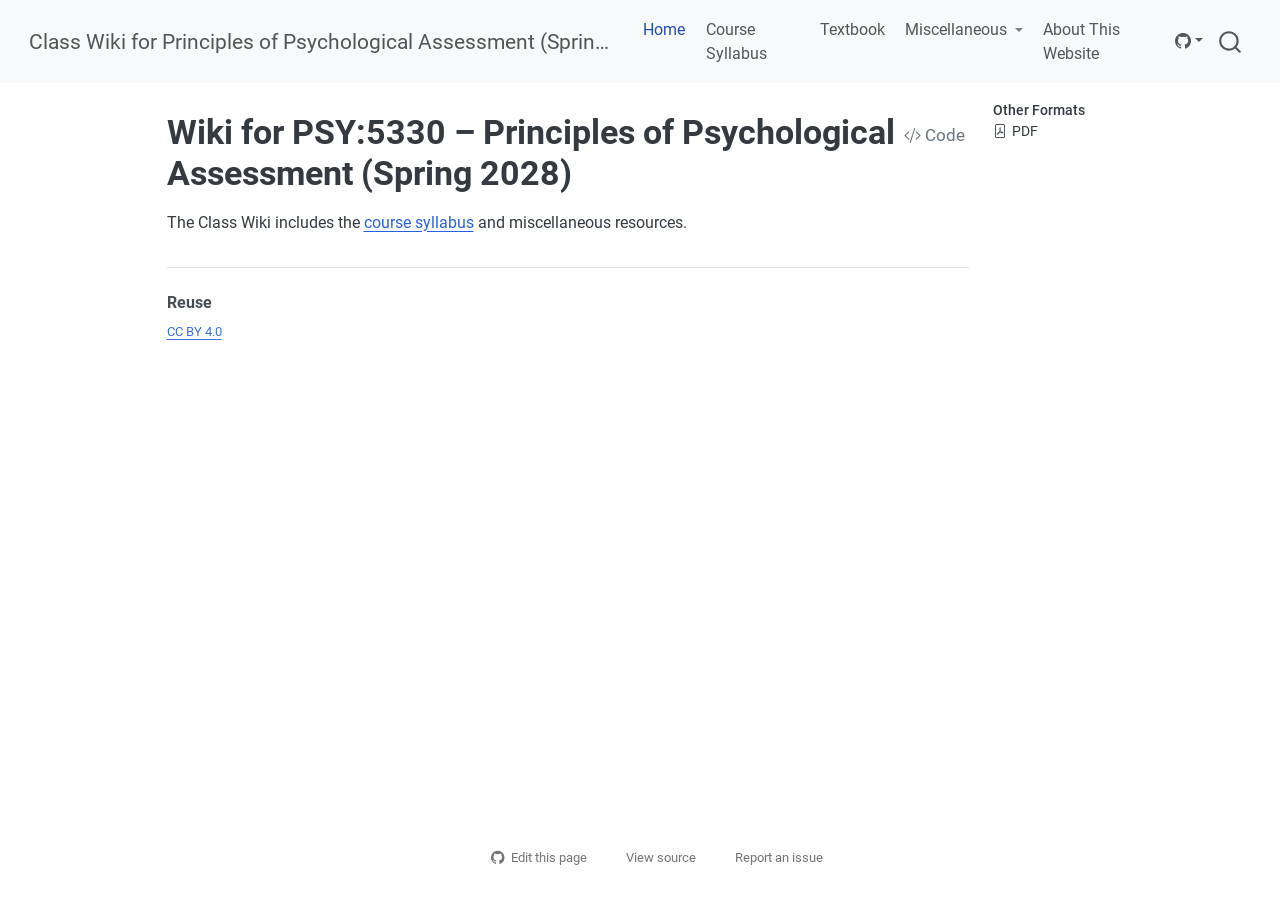
<file: index.html>
<!DOCTYPE html>
<html xmlns="http://www.w3.org/1999/xhtml" lang="en" xml:lang="en"><head>

<meta charset="utf-8">
<meta name="generator" content="quarto-1.11.9">

<meta name="viewport" content="width=device-width, initial-scale=1.0, user-scalable=yes">

<meta name="author" content="Isaac T. Petersen">
<meta name="dcterms.date" content="today">

<title>Wiki for PSY:5330 – Principles of Psychological Assessment (Spring 2028) – Class Wiki for Principles of Psychological Assessment (Spring 2028)</title>
<style>
/* Default styles provided by pandoc.
** See https://pandoc.org/MANUAL.html#variables-for-html for config info.
*/
span.smallcaps{font-variant: small-caps;}
div.columns{display: flex; gap: 1.5em;}
div.column{flex: auto;}
@media screen {
div.columns{gap: min(4vw, 1.5em);}
div.column{overflow-x: auto;}
}
div.hanging-indent{margin-left: 1.5em; text-indent: -1.5em;}
ul.task-list{list-style: none;}
ul.task-list li input[type="checkbox"] {
  width: 0.8em;
  margin: 0 0.8em 0.2em -1em; /* quarto-specific, see https://github.com/quarto-dev/quarto-cli/issues/4556 */ 
  vertical-align: middle;
}
/* CSS for syntax highlighting */
html { -webkit-text-size-adjust: 100%; }
pre > code.sourceCode { white-space: pre; position: relative; }
pre > code.sourceCode > span { display: inline-block; line-height: 1.25; }
pre > code.sourceCode > span:empty { height: 1.2em; }
.sourceCode { overflow: visible; }
code.sourceCode > span { color: inherit; text-decoration: inherit; }
div.sourceCode { margin: 1em 0; }
pre.sourceCode { margin: 0; }
@media screen {
div.sourceCode { overflow: auto; }
}
@media print {
pre > code.sourceCode { white-space: pre-wrap; }
pre > code.sourceCode > span { text-indent: -5em; padding-left: 5em; }
}
pre.numberSource code
  { counter-reset: source-line 0; }
pre.numberSource code > span
  { position: relative; left: -4em; counter-increment: source-line; }
pre.numberSource code > span > a:first-child::before
  { content: counter(source-line);
    position: relative; left: -1em; text-align: right; vertical-align: baseline;
    border: none; display: inline-block;
    -webkit-touch-callout: none; -webkit-user-select: none;
    -khtml-user-select: none; -moz-user-select: none;
    -ms-user-select: none; user-select: none;
    padding: 0 4px; width: 4em;
  }
pre.numberSource { margin-left: 3em;  padding-left: 4px; }
div.sourceCode
  {   }
@media screen {
pre > code.sourceCode > span > a:first-child::before { text-decoration: underline; }
}
</style>


<script src="site_libs/quarto-nav/quarto-nav.js"></script>
<script src="site_libs/quarto-nav/headroom.min.js"></script>
<script src="site_libs/clipboard/clipboard.min.js"></script>
<script src="site_libs/quarto-search/autocomplete.umd.js"></script>
<script src="site_libs/quarto-search/fuse.min.js"></script>
<script src="site_libs/quarto-search/quarto-search.js"></script>
<meta name="quarto:offset" content="./">
<script src="site_libs/quarto-html/quarto.js" type="module"></script>
<script src="site_libs/quarto-html/tabsets/tabsets.js" type="module"></script>
<script src="site_libs/quarto-html/scrollable-regions/scrollable-regions.js" type="module"></script>
<script src="site_libs/quarto-html/popper.min.js"></script>
<script src="site_libs/quarto-html/tippy.umd.min.js"></script>
<script src="site_libs/quarto-html/anchor.min.js"></script>
<link href="site_libs/quarto-html/tippy.css" rel="stylesheet">
<link href="site_libs/quarto-html/quarto-syntax-highlighting-7b1528b1cba7e9f63f59baa7408a6f56.css" rel="stylesheet" id="quarto-text-highlighting-styles">
<script src="site_libs/bootstrap/bootstrap.min.js"></script>
<link href="site_libs/bootstrap/bootstrap-icons.css" rel="stylesheet">
<link href="site_libs/bootstrap/bootstrap-3e874bf94cd87f2917f91a2f3f3b98e6.min.css" rel="stylesheet" append-hash="true" id="quarto-bootstrap" data-mode="light">
<script id="quarto-search-options" type="application/json">{
  "location": "navbar",
  "copy-button": false,
  "collapse-after": 3,
  "panel-placement": "end",
  "type": "overlay",
  "limit": 50,
  "keyboard-shortcut": [
    "f",
    "/",
    "s"
  ],
  "show-item-context": false,
  "language": {
    "search-no-results-text": "No results",
    "search-matching-documents-text": "matching documents",
    "search-copy-link-title": "Copy link to search",
    "search-hide-matches-text": "Hide additional matches",
    "search-more-match-text": "more match in this document",
    "search-more-matches-text": "more matches in this document",
    "search-clear-button-title": "Clear",
    "search-text-placeholder": "",
    "search-detached-cancel-button-title": "Cancel",
    "search-submit-button-title": "Submit",
    "search-label": "Search"
  }
}</script>
<script async="" src="https://www.googletagmanager.com/gtag/js?id=G-CD13WE2PJ3"></script>

<script type="text/javascript">

window.dataLayer = window.dataLayer || [];
function gtag(){dataLayer.push(arguments);}
gtag('js', new Date());
gtag('config', 'G-CD13WE2PJ3', { 'anonymize_ip': true});
</script>


<link rel="stylesheet" href="styles.css">
<link rel="stylesheet" href="includes/custom.css">
<link rel="stylesheet" href="font/css/roboto.css">
</head>

<body class="nav-fixed quarto-light"><a id="quarto-skip-link" class="visually-hidden-focusable" href="#quarto-document-content">Skip to main content</a>

<div id="quarto-search-results"></div>
  <header id="quarto-header" class="headroom fixed-top">
    <nav class="navbar navbar-expand-lg " data-bs-theme="dark" aria-label="Site">
      <div class="navbar-container container-fluid">
      <div class="navbar-brand-container mx-auto">
    <a class="navbar-brand" href="./index.html">
    <span class="navbar-title">Class Wiki for Principles of Psychological Assessment (Spring 2028)</span>
    </a>
  </div>
          <button class="navbar-toggler" type="button" data-bs-toggle="collapse" data-bs-target="#navbarCollapse" aria-controls="navbarCollapse" aria-expanded="false" aria-label="Toggle navigation" onclick="if (window.quartoToggleHeadroom) { window.quartoToggleHeadroom(); }">
  <span class="navbar-toggler-icon"></span>
</button>
          <div class="collapse navbar-collapse" id="navbarCollapse">
            <ul class="navbar-nav navbar-nav-scroll me-auto">
  <li class="nav-item">
    <a class="nav-link active" href="./index.html" aria-current="page"> 
<span class="menu-text">Home</span></a>
  </li>  
  <li class="nav-item">
    <a class="nav-link" href="./syllabus.html"> 
<span class="menu-text">Course Syllabus</span></a>
  </li>  
  <li class="nav-item">
    <a class="nav-link" href="https://isaactpetersen.github.io/Principles-Psychological-Assessment"> 
<span class="menu-text">Textbook</span></a>
  </li>  
  <li class="nav-item dropdown ">
    <a class="nav-link dropdown-toggle" href="#" id="nav-menu-miscellaneous" role="link" data-bs-toggle="dropdown" aria-expanded="false">
 <span class="menu-text">Miscellaneous</span>
    </a>
    <ul class="dropdown-menu" aria-labelledby="nav-menu-miscellaneous">    
        <li>
    <a class="dropdown-item" href="./help.html">
 <span class="dropdown-text">I Think I Might Need Some Help…</span></a>
  </li>  
    </ul>
  </li>
  <li class="nav-item">
    <a class="nav-link" href="./about.html"> 
<span class="menu-text">About This Website</span></a>
  </li>  
</ul>
          </div> <!-- /navcollapse -->
            <div class="quarto-navbar-tools">
    <div class="dropdown">
      <a href="" title="" id="quarto-navigation-tool-dropdown-0" class="quarto-navigation-tool dropdown-toggle px-1" data-bs-toggle="dropdown" aria-expanded="false" role="link" aria-label=""><i class="bi bi-github"></i></a>
      <ul class="dropdown-menu" aria-labelledby="quarto-navigation-tool-dropdown-0">
          <li>
            <a class="dropdown-item quarto-navbar-tools-item" href="https://github.com/isaactpetersen/psy-5330-2028-spring">
            Source Code
            </a>
          </li>
          <li>
            <a class="dropdown-item quarto-navbar-tools-item" href="https://github.com/isaactpetersen/psy-5330-2028-spring/issues/new">
            Report a Bug
            </a>
          </li>
      </ul>
    </div>
</div>
            <div id="quarto-search" class="" title="Search"></div>
      </div> <!-- /container-fluid -->
    </nav>
</header>
<!-- content -->
<div id="quarto-content" class="quarto-container page-columns page-rows-contents page-layout-article page-navbar">
<!-- sidebar -->
<!-- margin-sidebar -->
    <div id="quarto-margin-sidebar" class="sidebar margin-sidebar">
        
    <div class="quarto-alternate-formats"><h2>Other Formats</h2><ul><li><a href="index.pdf"><i class="bi bi-file-pdf"></i>PDF</a></li></ul></div></div>
<!-- main -->
<main class="content" id="quarto-document-content" tabindex="-1">

<header id="title-block-header" class="quarto-title-block default">
<div class="quarto-title">
<div class="quarto-title-block"><div><h1 class="title">Wiki for PSY:5330 – Principles of Psychological Assessment (Spring 2028)</h1><button type="button" class="btn code-tools-button" id="quarto-code-tools-source"><i class="bi"></i> Code</button></div></div>
</div>



<div class="quarto-title-meta">

    
  
    
  </div>
  


</header>


<p>The Class Wiki includes the <a href="./syllabus.html">course syllabus</a> and miscellaneous resources.</p>


<!-- -->


<div id="quarto-appendix" class="default"><section class="quarto-appendix-contents" id="quarto-reuse"><h2 class="anchored quarto-appendix-heading">Reuse</h2><div class="quarto-appendix-contents"><div><a rel="license" href="https://creativecommons.org/licenses/by/4.0/">CC BY 4.0</a></div></div></section></div></main> <!-- /main -->
<script id="quarto-html-after-body" type="application/javascript">
  window.document.addEventListener("DOMContentLoaded", function (event) {
    const icon = "";
    const anchorJS = new window.AnchorJS();
    anchorJS.options = {
      placement: 'right',
      icon: icon
    };
    anchorJS.add('.anchored');
    const isCodeAnnotation = (el) => {
      for (const clz of el.classList) {
        if (clz.startsWith('code-annotation-')) {                     
          return true;
        }
      }
      return false;
    }
    const onCopySuccess = function(e) {
      // button target
      const button = e.trigger;
      // don't keep focus
      button.blur();
      // flash "checked"
      button.classList.add('code-copy-button-checked');
      var currentTitle = button.getAttribute("title");
      button.setAttribute("title", "Copied!");
      let tooltip;
      if (window.bootstrap) {
        button.setAttribute("data-bs-toggle", "tooltip");
        button.setAttribute("data-bs-placement", "left");
        button.setAttribute("data-bs-title", "Copied!");
        tooltip = new bootstrap.Tooltip(button, 
          { trigger: "manual", 
            customClass: "code-copy-button-tooltip",
            offset: [0, -8]});
        tooltip.show();    
      }
      setTimeout(function() {
        if (tooltip) {
          tooltip.hide();
          button.removeAttribute("data-bs-title");
          button.removeAttribute("data-bs-toggle");
          button.removeAttribute("data-bs-placement");
        }
        button.setAttribute("title", currentTitle);
        button.classList.remove('code-copy-button-checked');
      }, 1000);
      // clear code selection
      e.clearSelection();
    }
    const getTextToCopy = function(trigger) {
      const outerScaffold = trigger.parentElement.cloneNode(true);
      const codeEl = outerScaffold.querySelector('code');
      for (const childEl of codeEl.children) {
        if (isCodeAnnotation(childEl)) {
          childEl.remove();
        }
      }
      return codeEl.innerText;
    }
    const clipboard = new window.ClipboardJS('.code-copy-button:not([data-in-quarto-modal])', {
      text: getTextToCopy
    });
    clipboard.on('success', onCopySuccess);
    if (window.document.getElementById('quarto-embedded-source-code-modal')) {
      const clipboardModal = new window.ClipboardJS('.code-copy-button[data-in-quarto-modal]', {
        text: getTextToCopy,
        container: window.document.getElementById('quarto-embedded-source-code-modal')
      });
      clipboardModal.on('success', onCopySuccess);
    }
    const viewSource = window.document.getElementById('quarto-view-source') ||
                       window.document.getElementById('quarto-code-tools-source');
    if (viewSource) {
      const sourceUrl = viewSource.getAttribute("data-quarto-source-url");
      viewSource.addEventListener("click", function(e) {
        if (sourceUrl) {
          // rstudio viewer pane
          if (/\bcapabilities=\b/.test(window.location)) {
            window.open(sourceUrl);
          } else {
            window.location.href = sourceUrl;
          }
        } else {
          const modal = new bootstrap.Modal(document.getElementById('quarto-embedded-source-code-modal'));
          modal.show();
        }
        return false;
      });
    }
    function toggleCodeHandler(show) {
      return function(e) {
        const cellDetails = window.document.querySelectorAll(".cell details.code-fold");
        for (let i=0; i<cellDetails.length; i++) {
          const details = cellDetails[i];
          if (show) {
            details.open = true;
          } else {
            details.removeAttribute("open");
          }
        }
        const cellCodeDivs = window.document.querySelectorAll(".cell div.sourceCode.cell-code");
        const fromCls = show ? "hidden" : "unhidden";
        const toCls = show ? "unhidden" : "hidden";
        for (let i=0; i<cellCodeDivs.length; i++) {
          const codeDiv = cellCodeDivs[i];
          if (codeDiv.classList.contains(fromCls)) {
            codeDiv.classList.remove(fromCls);
            codeDiv.classList.add(toCls);
          } 
        }
        return false;
      }
    }
    const hideAllCode = window.document.getElementById("quarto-hide-all-code");
    if (hideAllCode) {
      hideAllCode.addEventListener("click", toggleCodeHandler(false));
    }
    const showAllCode = window.document.getElementById("quarto-show-all-code");
    if (showAllCode) {
      showAllCode.addEventListener("click", toggleCodeHandler(true));
    }
      var localhostRegex = new RegExp(/^(?:http|https):\/\/localhost\:?[0-9]*\//);
      var mailtoRegex = new RegExp(/^mailto:/);
        var filterRegex = new RegExp("https:\/\/isaactpetersen\.github\.io\/psy-5330-2028-spring\/");
      const newWindowLabel = "(opens in a new tab)";
      const newWindowNoteId = "quarto-ext-newwindow-label";
      // Links reference one hidden label through aria-describedby, so the
      // announcement never changes their accessible name.
      var describeNewWindow = (link) => {
        if (!window.document.getElementById(newWindowNoteId)) {
          var newWindowNote = window.document.createElement("span");
          newWindowNote.id = newWindowNoteId;
          newWindowNote.hidden = true;
          newWindowNote.textContent = newWindowLabel;
          window.document.body.appendChild(newWindowNote);
        }
        var describedBy = (link.getAttribute("aria-describedby") || "").split(/\s+/).filter(Boolean);
        if (!describedBy.includes(newWindowNoteId)) {
          describedBy.push(newWindowNoteId);
          link.setAttribute("aria-describedby", describedBy.join(" "));
        }
      }
      var isInternal = (href) => {
          return filterRegex.test(href) || localhostRegex.test(href) || mailtoRegex.test(href);
      }
      // Inspect non-navigation links and adorn them if external
      window.quartoDecorateExternalLinks = function (root) {
     var links = (root || window.document).querySelectorAll('a[href]:not(.nav-link):not(.navbar-brand):not(.toc-action):not(.sidebar-link):not(.sidebar-item-toggle):not(.pagination-link):not(.no-external):not([aria-hidden]):not(.dropdown-item):not(.quarto-navigation-tool):not(.about-link)');
      for (var i=0; i<links.length; i++) {
        const link = links[i];
        if (!isInternal(link.href)) {
          // undo the damage that might have been done by quarto-nav.js in the case of
          // links that we want to consider external
          if (link.dataset.originalHref !== undefined) {
            link.href = link.dataset.originalHref;
          }
            // target, if specified
            link.setAttribute("target", "_blank");
            if (link.getAttribute("rel") === null) {
              link.setAttribute("rel", "noopener");
            }
            describeNewWindow(link);
          if (!link.classList.contains('no-external-icon')) {
          }
        }
      }
      };
      window.quartoDecorateExternalLinks(window.document);
    // Esc closes the popup (WCAG 1.4.13) and focus leaving both trigger and
    // popup closes it (WCAG 2.4.11); tippy handles neither for interactive popups.
    const hideOnEscAndFocusOut = {
      name: 'hideOnEscAndFocusOut',
      defaultValue: true,
      fn(instance) {
        const dismiss = () => {
          // A show scheduled by the trigger delay would otherwise reopen it
          instance.clearDelayTimeouts();
          instance.hide();
        };
        const onKeyDown = (event) => {
          if (event.key !== 'Escape') {
            return;
          }
          // Keep Esc from also reaching page handlers (e.g. reveal.js overview),
          // except an open reveal.js slide menu, which Esc should close too.
          // The menu handles keys only when its keyboard option is on.
          const menuHandlesEsc = window.Reveal?.getPlugin?.('menu')?.isOpen() &&
            window.Reveal.getConfig().menu?.keyboard !== false;
          if (!menuHandlesEsc) {
            event.stopPropagation();
          }
          if (instance.popper.contains(window.document.activeElement)) {
            // Disabled while refocusing so the focus trigger does not reopen it
            instance.disable();
            instance.reference.focus();
            instance.enable();
          }
          dismiss();
        };
        const onFocusOut = (event) => {
          const target = event.relatedTarget;
          if (target && !instance.reference.contains(target) &&
              !instance.popper.contains(target)) {
            dismiss();
          }
        };
        // On the trigger too: a click trigger (code-annotations: select) has no
        // blur handling. Attached for the instance's lifetime so leaving the
        // trigger also cancels a show still pending on the trigger delay.
        instance.reference.addEventListener('focusout', onFocusOut);
        return {
          onShow() {
            window.document.addEventListener('keydown', onKeyDown, true);
            instance.popper.addEventListener('focusout', onFocusOut);
          },
          onHide() {
            window.document.removeEventListener('keydown', onKeyDown, true);
            instance.popper.removeEventListener('focusout', onFocusOut);
          },
          onDestroy() {
            instance.reference.removeEventListener('focusout', onFocusOut);
          },
        };
      },
    };
    function tippyHover(el, contentFn, onTriggerFn, onUntriggerFn) {
      const config = {
        allowHTML: true,
        maxWidth: 500,
        delay: 100,
        arrow: false,
        appendTo: function(el) {
            return el.parentElement;
        },
        interactive: true,
        interactiveBorder: 10,
        theme: 'quarto',
        placement: 'bottom-start',
        plugins: [hideOnEscAndFocusOut],
      };
      if (contentFn) {
        config.content = contentFn;
      }
      if (onTriggerFn) {
        config.onTrigger = onTriggerFn;
      }
      if (onUntriggerFn) {
        config.onUntrigger = onUntriggerFn;
      }
      window.tippy(el, config); 
    }
    const noterefs = window.document.querySelectorAll('a[role="doc-noteref"]');
    for (var i=0; i<noterefs.length; i++) {
      const ref = noterefs[i];
      tippyHover(ref, function() {
        // use id or data attribute instead here
        let href = ref.getAttribute('data-footnote-href') || ref.getAttribute('href');
        try { href = new URL(href).hash; } catch {}
        const id = href.replace(/^#\/?/, "");
        const note = window.document.getElementById(id);
        if (note) {
          return note.innerHTML;
        } else {
          return "";
        }
      });
    }
    const xrefs = window.document.querySelectorAll('a.quarto-xref');
    const processXRef = (id, note) => {
      // Strip column container classes
      const stripColumnClz = (el) => {
        el.classList.remove("page-full", "page-columns");
        if (el.children) {
          for (const child of el.children) {
            stripColumnClz(child);
          }
        }
      }
      stripColumnClz(note)
      if (id === null || id.startsWith('sec-')) {
        // Special case sections, only their first couple elements
        const container = document.createElement("div");
        if (note.children && note.children.length > 2) {
          container.appendChild(note.children[0].cloneNode(true));
          for (let i = 1; i < note.children.length; i++) {
            const child = note.children[i];
            if (child.tagName === "P" && child.innerText === "") {
              continue;
            } else {
              container.appendChild(child.cloneNode(true));
              break;
            }
          }
          if (window.Quarto?.typesetMath) {
            window.Quarto.typesetMath(container);
          }
          return container.innerHTML
        } else {
          if (window.Quarto?.typesetMath) {
            window.Quarto.typesetMath(note);
          }
          return note.innerHTML;
        }
      } else {
        // Remove any anchor links if they are present
        const anchorLink = note.querySelector('a.anchorjs-link');
        if (anchorLink) {
          anchorLink.remove();
        }
        if (window.Quarto?.typesetMath) {
          window.Quarto.typesetMath(note);
        }
        if (note.classList.contains("callout")) {
          return note.outerHTML;
        } else {
          return note.innerHTML;
        }
      }
    }
    for (var i=0; i<xrefs.length; i++) {
      const xref = xrefs[i];
      tippyHover(xref, undefined, function(instance) {
        instance.disable();
        let url = xref.getAttribute('href');
        let hash = undefined; 
        if (url.startsWith('#')) {
          hash = url;
        } else {
          try { hash = new URL(url).hash; } catch {}
        }
        if (hash) {
          const id = hash.replace(/^#\/?/, "");
          const note = window.document.getElementById(id);
          if (note !== null) {
            try {
              const html = processXRef(id, note.cloneNode(true));
              instance.setContent(html);
            } finally {
              instance.enable();
              instance.show();
            }
          } else {
            // See if we can fetch this
            fetch(url.split('#')[0])
            .then(res => res.text())
            .then(html => {
              const parser = new DOMParser();
              const htmlDoc = parser.parseFromString(html, "text/html");
              const note = htmlDoc.getElementById(id);
              if (note !== null) {
                const html = processXRef(id, note);
                instance.setContent(html);
              } 
            }).finally(() => {
              instance.enable();
              instance.show();
            });
          }
        } else {
          // See if we can fetch a full url (with no hash to target)
          // This is a special case and we should probably do some content thinning / targeting
          fetch(url)
          .then(res => res.text())
          .then(html => {
            const parser = new DOMParser();
            const htmlDoc = parser.parseFromString(html, "text/html");
            const note = htmlDoc.querySelector('main.content');
            if (note !== null) {
              // This should only happen for chapter cross references
              // (since there is no id in the URL)
              // remove the first header
              if (note.children.length > 0 && note.children[0].tagName === "HEADER") {
                note.children[0].remove();
              }
              const html = processXRef(null, note);
              instance.setContent(html);
            } 
          }).finally(() => {
            instance.enable();
            instance.show();
          });
        }
      }, function(instance) {
      });
    }
        let selectedAnnoteEl;
        const selectorForAnnotation = ( cell, annotation) => {
          let cellAttr = 'data-code-cell="' + cell + '"';
          let lineAttr = 'data-code-annotation="' +  annotation + '"';
          const selector = 'span[' + cellAttr + '][' + lineAttr + ']';
          return selector;
        }
        const selectCodeLines = (annoteEl) => {
          const doc = window.document;
          const targetCell = annoteEl.getAttribute("data-target-cell");
          const targetAnnotation = annoteEl.getAttribute("data-target-annotation");
          const annoteSpan = window.document.querySelector(selectorForAnnotation(targetCell, targetAnnotation));
          const lines = annoteSpan.getAttribute("data-code-lines").split(",");
          const lineIds = lines.map((line) => {
            return targetCell + "-" + line;
          })
          // Each band is positioned against its own containing block, which is
          // not the offsetParent of the lines, so place it from client rects.
          const placeBand = (band, firstEl, lastEl, codeBlock) => {
            const container = band.offsetParent;
            if (container === null) {
              return;
            }
            const containerRect = container.getBoundingClientRect();
            // Reveal.js scales slides with a transform, so convert client
            // pixels back to the CSS pixels of the container.
            const scale = containerRect.height / container.offsetHeight || 1;
            const firstRect = firstEl.getBoundingClientRect();
            const lastRect = lastEl.getBoundingClientRect();
            const top = (firstRect.top - containerRect.top) / scale - container.clientTop + container.scrollTop;
            const height = (lastRect.bottom - firstRect.top) / scale;
            band.style.top = top - 2 + "px";
            band.style.height = height + 4 + "px";
            if (codeBlock) {
              // Without the copy button wrapper, the containing block is wider
              // than the code block, so span the code block explicitly.
              const blockRect = codeBlock.getBoundingClientRect();
              band.style.left = (blockRect.left - containerRect.left) / scale - container.clientLeft + container.scrollLeft + "px";
              band.style.width = blockRect.width / scale + "px";
            }
          };
          if (lineIds.length > 0) {
            const el = window.document.getElementById(lineIds[0]);
            const lastEl = window.document.getElementById(lineIds[lineIds.length - 1]);
            const parent = el.parentElement.parentElement;
            // cook up a div (if necessary) and position it
            let div = window.document.getElementById("code-annotation-line-highlight");
            if (div === null) {
              div = window.document.createElement("div");
              div.setAttribute("id", "code-annotation-line-highlight");
              div.style.position = 'absolute';
              parent.appendChild(div);
            }
            placeBand(div, el, lastEl, parent.closest("div.sourceCode") || parent);
            let gutterDiv = window.document.getElementById("code-annotation-line-highlight-gutter");
            if (gutterDiv === null) {
              gutterDiv = window.document.createElement("div");
              gutterDiv.setAttribute("id", "code-annotation-line-highlight-gutter");
              gutterDiv.style.position = 'absolute';
              const codeCell = window.document.getElementById(targetCell);
              const gutter = codeCell.querySelector('.code-annotation-gutter');
              gutter.appendChild(gutterDiv);
            }
            placeBand(gutterDiv, el, lastEl);
            selectedAnnoteEl = annoteEl;
          }
        };
        const unselectCodeLines = () => {
          const elementsIds = ["code-annotation-line-highlight", "code-annotation-line-highlight-gutter"];
          elementsIds.forEach((elId) => {
            const div = window.document.getElementById(elId);
            if (div) {
              div.remove();
            }
          });
          selectedAnnoteEl = undefined;
        };
          // Handle positioning of the toggle
      window.addEventListener(
        "resize",
        throttle(() => {
          elRect = undefined;
          if (selectedAnnoteEl) {
            selectCodeLines(selectedAnnoteEl);
          }
        }, 10)
      );
      function throttle(fn, ms) {
      let throttle = false;
      let timer;
        return (...args) => {
          if(!throttle) { // first call gets through
              fn.apply(this, args);
              throttle = true;
          } else { // all the others get throttled
              if(timer) clearTimeout(timer); // cancel #2
              timer = setTimeout(() => {
                fn.apply(this, args);
                timer = throttle = false;
              }, ms);
          }
        };
      }
        // Attach click handler to the DT
        const annoteDls = window.document.querySelectorAll('dt[data-target-cell]');
        for (const annoteDlNode of annoteDls) {
          annoteDlNode.addEventListener('click', (event) => {
            const clickedEl = event.target;
            if (clickedEl !== selectedAnnoteEl) {
              unselectCodeLines();
              const activeEl = window.document.querySelector('dt[data-target-cell].code-annotation-active');
              if (activeEl) {
                activeEl.classList.remove('code-annotation-active');
              }
              selectCodeLines(clickedEl);
              clickedEl.classList.add('code-annotation-active');
            } else {
              // Unselect the line
              unselectCodeLines();
              clickedEl.classList.remove('code-annotation-active');
            }
          });
        }
    const findCites = (el) => {
      const parentEl = el.parentElement;
      if (parentEl) {
        const cites = parentEl.dataset.cites;
        if (cites) {
          return {
            el,
            cites: cites.split(' ')
          };
        } else {
          return findCites(el.parentElement)
        }
      } else {
        return undefined;
      }
    };
    var bibliorefs = window.document.querySelectorAll('a[role="doc-biblioref"]');
    for (var i=0; i<bibliorefs.length; i++) {
      const ref = bibliorefs[i];
      const citeInfo = findCites(ref);
      if (citeInfo) {
        tippyHover(citeInfo.el, function() {
          var popup = window.document.createElement('div');
          citeInfo.cites.forEach(function(cite) {
            var citeDiv = window.document.createElement('div');
            citeDiv.classList.add('hanging-indent');
            citeDiv.classList.add('csl-entry');
            var biblioDiv = window.document.getElementById('ref-' + cite);
            if (biblioDiv) {
              citeDiv.innerHTML = biblioDiv.innerHTML;
            }
            popup.appendChild(citeDiv);
          });
          return popup.innerHTML;
        });
      }
    }
  });
  </script>
  <script type="application/javascript">
  window.quartoScrollableRegionsLabels = {"code":"Scrollable code","output":"Scrollable output"};
  </script><div class="modal fade" id="quarto-embedded-source-code-modal" tabindex="-1" aria-labelledby="quarto-embedded-source-code-modal-label" aria-hidden="true"><div class="modal-dialog modal-dialog-scrollable"><div class="modal-content"><div class="modal-header"><h5 class="modal-title" id="quarto-embedded-source-code-modal-label">Source Code</h5><button class="btn-close" data-bs-dismiss="modal"></button></div><div class="modal-body"><div class="">
<div class="code-copy-outer-scaffold"><div class="sourceCode" id="cb1" data-shortcodes="false"><pre class="sourceCode markdown code-with-copy"><code class="sourceCode markdown"><span id="cb1-1"><a href="#cb1-1" aria-hidden="true" tabindex="-1"></a><span class="co">---</span></span>
<span id="cb1-2"><a href="#cb1-2" aria-hidden="true" tabindex="-1"></a><span class="an">title:</span><span class="co"> "Wiki for PSY:5330 – Principles of Psychological Assessment (Spring 2028)"</span></span>
<span id="cb1-3"><a href="#cb1-3" aria-hidden="true" tabindex="-1"></a><span class="co">---</span></span>
<span id="cb1-4"><a href="#cb1-4" aria-hidden="true" tabindex="-1"></a></span>
<span id="cb1-5"><a href="#cb1-5" aria-hidden="true" tabindex="-1"></a>The Class Wiki includes the <span class="co">[</span><span class="ot">course syllabus</span><span class="co">](syllabus.qmd)</span> and miscellaneous resources.</span></code></pre></div><button title="Copy to Clipboard" class="code-copy-button" data-in-quarto-modal=""><i class="bi"></i></button></div>
</div></div></div></div></div>
</div> <!-- /content -->




<footer class="footer"><div class="nav-footer"><div class="nav-footer-center"><div class="toc-actions"><ul><li><a href="https://github.com/isaactpetersen/psy-5330-2028-spring/edit/main/index.qmd" class="toc-action"><i class="bi bi-github"></i>Edit this page</a></li><li><a href="https://github.com/isaactpetersen/psy-5330-2028-spring/blob/main/index.qmd" class="toc-action"><i class="bi empty"></i>View source</a></li><li><a href="https://github.com/isaactpetersen/psy-5330-2028-spring/issues/new" class="toc-action"><i class="bi empty"></i>Report an issue</a></li></ul></div></div></div></footer></body></html>
</file>
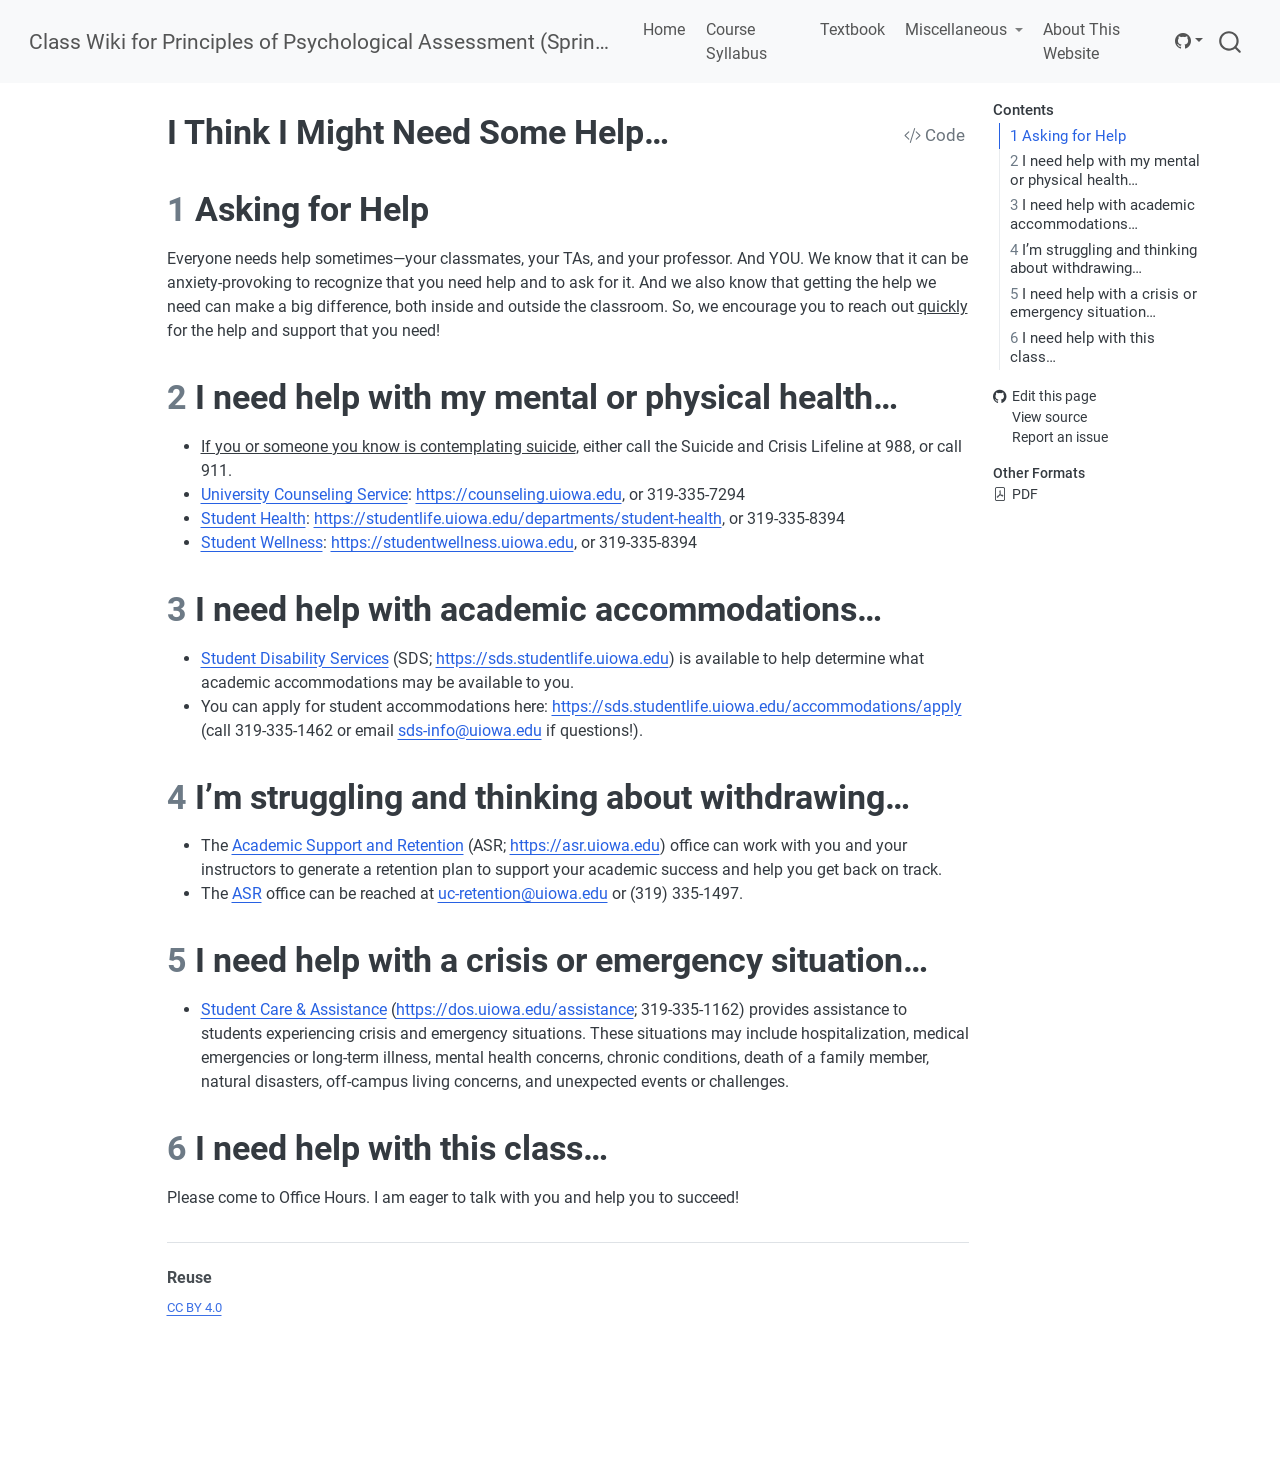
<file: help.html>
<!DOCTYPE html>
<html xmlns="http://www.w3.org/1999/xhtml" lang="en" xml:lang="en"><head>

<meta charset="utf-8">
<meta name="generator" content="quarto-1.11.9">

<meta name="viewport" content="width=device-width, initial-scale=1.0, user-scalable=yes">

<meta name="author" content="Isaac T. Petersen">
<meta name="dcterms.date" content="today">

<title>I Think I Might Need Some Help… – Class Wiki for Principles of Psychological Assessment (Spring 2028)</title>
<style>
/* Default styles provided by pandoc.
** See https://pandoc.org/MANUAL.html#variables-for-html for config info.
*/
span.smallcaps{font-variant: small-caps;}
div.columns{display: flex; gap: 1.5em;}
div.column{flex: auto;}
@media screen {
div.columns{gap: min(4vw, 1.5em);}
div.column{overflow-x: auto;}
}
div.hanging-indent{margin-left: 1.5em; text-indent: -1.5em;}
ul.task-list{list-style: none;}
ul.task-list li input[type="checkbox"] {
  width: 0.8em;
  margin: 0 0.8em 0.2em -1em; /* quarto-specific, see https://github.com/quarto-dev/quarto-cli/issues/4556 */ 
  vertical-align: middle;
}
/* CSS for syntax highlighting */
html { -webkit-text-size-adjust: 100%; }
pre > code.sourceCode { white-space: pre; position: relative; }
pre > code.sourceCode > span { display: inline-block; line-height: 1.25; }
pre > code.sourceCode > span:empty { height: 1.2em; }
.sourceCode { overflow: visible; }
code.sourceCode > span { color: inherit; text-decoration: inherit; }
div.sourceCode { margin: 1em 0; }
pre.sourceCode { margin: 0; }
@media screen {
div.sourceCode { overflow: auto; }
}
@media print {
pre > code.sourceCode { white-space: pre-wrap; }
pre > code.sourceCode > span { text-indent: -5em; padding-left: 5em; }
}
pre.numberSource code
  { counter-reset: source-line 0; }
pre.numberSource code > span
  { position: relative; left: -4em; counter-increment: source-line; }
pre.numberSource code > span > a:first-child::before
  { content: counter(source-line);
    position: relative; left: -1em; text-align: right; vertical-align: baseline;
    border: none; display: inline-block;
    -webkit-touch-callout: none; -webkit-user-select: none;
    -khtml-user-select: none; -moz-user-select: none;
    -ms-user-select: none; user-select: none;
    padding: 0 4px; width: 4em;
  }
pre.numberSource { margin-left: 3em;  padding-left: 4px; }
div.sourceCode
  {   }
@media screen {
pre > code.sourceCode > span > a:first-child::before { text-decoration: underline; }
}
</style>


<script src="site_libs/quarto-nav/quarto-nav.js"></script>
<script src="site_libs/quarto-nav/headroom.min.js"></script>
<script src="site_libs/clipboard/clipboard.min.js"></script>
<script src="site_libs/quarto-search/autocomplete.umd.js"></script>
<script src="site_libs/quarto-search/fuse.min.js"></script>
<script src="site_libs/quarto-search/quarto-search.js"></script>
<meta name="quarto:offset" content="./">
<script src="site_libs/quarto-html/quarto.js" type="module"></script>
<script src="site_libs/quarto-html/tabsets/tabsets.js" type="module"></script>
<script src="site_libs/quarto-html/scrollable-regions/scrollable-regions.js" type="module"></script>
<script src="site_libs/quarto-html/popper.min.js"></script>
<script src="site_libs/quarto-html/tippy.umd.min.js"></script>
<script src="site_libs/quarto-html/anchor.min.js"></script>
<link href="site_libs/quarto-html/tippy.css" rel="stylesheet">
<link href="site_libs/quarto-html/quarto-syntax-highlighting-7b1528b1cba7e9f63f59baa7408a6f56.css" rel="stylesheet" id="quarto-text-highlighting-styles">
<script src="site_libs/bootstrap/bootstrap.min.js"></script>
<link href="site_libs/bootstrap/bootstrap-icons.css" rel="stylesheet">
<link href="site_libs/bootstrap/bootstrap-3e874bf94cd87f2917f91a2f3f3b98e6.min.css" rel="stylesheet" append-hash="true" id="quarto-bootstrap" data-mode="light">
<script id="quarto-search-options" type="application/json">{
  "location": "navbar",
  "copy-button": false,
  "collapse-after": 3,
  "panel-placement": "end",
  "type": "overlay",
  "limit": 50,
  "keyboard-shortcut": [
    "f",
    "/",
    "s"
  ],
  "show-item-context": false,
  "language": {
    "search-no-results-text": "No results",
    "search-matching-documents-text": "matching documents",
    "search-copy-link-title": "Copy link to search",
    "search-hide-matches-text": "Hide additional matches",
    "search-more-match-text": "more match in this document",
    "search-more-matches-text": "more matches in this document",
    "search-clear-button-title": "Clear",
    "search-text-placeholder": "",
    "search-detached-cancel-button-title": "Cancel",
    "search-submit-button-title": "Submit",
    "search-label": "Search"
  }
}</script>
<script async="" src="https://www.googletagmanager.com/gtag/js?id=G-CD13WE2PJ3"></script>

<script type="text/javascript">

window.dataLayer = window.dataLayer || [];
function gtag(){dataLayer.push(arguments);}
gtag('js', new Date());
gtag('config', 'G-CD13WE2PJ3', { 'anonymize_ip': true});
</script>


<link rel="stylesheet" href="styles.css">
<link rel="stylesheet" href="includes/custom.css">
<link rel="stylesheet" href="font/css/roboto.css">
</head>

<body class="nav-fixed quarto-light"><a id="quarto-skip-link" class="visually-hidden-focusable" href="#quarto-document-content">Skip to main content</a>

<div id="quarto-search-results"></div>
  <header id="quarto-header" class="headroom fixed-top">
    <nav class="navbar navbar-expand-lg " data-bs-theme="dark" aria-label="Site">
      <div class="navbar-container container-fluid">
      <div class="navbar-brand-container mx-auto">
    <a class="navbar-brand" href="./index.html">
    <span class="navbar-title">Class Wiki for Principles of Psychological Assessment (Spring 2028)</span>
    </a>
  </div>
          <button class="navbar-toggler" type="button" data-bs-toggle="collapse" data-bs-target="#navbarCollapse" aria-controls="navbarCollapse" aria-expanded="false" aria-label="Toggle navigation" onclick="if (window.quartoToggleHeadroom) { window.quartoToggleHeadroom(); }">
  <span class="navbar-toggler-icon"></span>
</button>
          <div class="collapse navbar-collapse" id="navbarCollapse">
            <ul class="navbar-nav navbar-nav-scroll me-auto">
  <li class="nav-item">
    <a class="nav-link" href="./index.html"> 
<span class="menu-text">Home</span></a>
  </li>  
  <li class="nav-item">
    <a class="nav-link" href="./syllabus.html"> 
<span class="menu-text">Course Syllabus</span></a>
  </li>  
  <li class="nav-item">
    <a class="nav-link" href="https://isaactpetersen.github.io/Principles-Psychological-Assessment"> 
<span class="menu-text">Textbook</span></a>
  </li>  
  <li class="nav-item dropdown ">
    <a class="nav-link dropdown-toggle" href="#" id="nav-menu-miscellaneous" role="link" data-bs-toggle="dropdown" aria-expanded="false">
 <span class="menu-text">Miscellaneous</span>
    </a>
    <ul class="dropdown-menu" aria-labelledby="nav-menu-miscellaneous">    
        <li>
    <a class="dropdown-item" href="./help.html">
 <span class="dropdown-text">I Think I Might Need Some Help…</span></a>
  </li>  
    </ul>
  </li>
  <li class="nav-item">
    <a class="nav-link" href="./about.html"> 
<span class="menu-text">About This Website</span></a>
  </li>  
</ul>
          </div> <!-- /navcollapse -->
            <div class="quarto-navbar-tools">
    <div class="dropdown">
      <a href="" title="" id="quarto-navigation-tool-dropdown-0" class="quarto-navigation-tool dropdown-toggle px-1" data-bs-toggle="dropdown" aria-expanded="false" role="link" aria-label=""><i class="bi bi-github"></i></a>
      <ul class="dropdown-menu" aria-labelledby="quarto-navigation-tool-dropdown-0">
          <li>
            <a class="dropdown-item quarto-navbar-tools-item" href="https://github.com/isaactpetersen/psy-5330-2028-spring">
            Source Code
            </a>
          </li>
          <li>
            <a class="dropdown-item quarto-navbar-tools-item" href="https://github.com/isaactpetersen/psy-5330-2028-spring/issues/new">
            Report a Bug
            </a>
          </li>
      </ul>
    </div>
</div>
            <div id="quarto-search" class="" title="Search"></div>
      </div> <!-- /container-fluid -->
    </nav>
</header>
<!-- content -->
<div id="quarto-content" class="quarto-container page-columns page-rows-contents page-layout-article page-navbar">
<!-- sidebar -->
<!-- margin-sidebar -->
    <div id="quarto-margin-sidebar" class="sidebar margin-sidebar">
        <nav id="TOC" role="doc-toc" aria-labelledby="toc-title" class="toc-active">
    <h2 id="toc-title">Contents</h2>
   
  <ul>
  <li><a href="#asking-for-help" id="toc-asking-for-help" class="nav-link active" data-scroll-target="#asking-for-help"><span class="header-section-number">1</span> Asking for Help</a></li>
  <li><a href="#i-need-help-with-my-mental-or-physical-health" id="toc-i-need-help-with-my-mental-or-physical-health" class="nav-link" data-scroll-target="#i-need-help-with-my-mental-or-physical-health"><span class="header-section-number">2</span> I need help with my mental or physical health…</a></li>
  <li><a href="#i-need-help-with-academic-accommodations" id="toc-i-need-help-with-academic-accommodations" class="nav-link" data-scroll-target="#i-need-help-with-academic-accommodations"><span class="header-section-number">3</span> I need help with academic accommodations…</a></li>
  <li><a href="#im-struggling-and-thinking-about-withdrawing" id="toc-im-struggling-and-thinking-about-withdrawing" class="nav-link" data-scroll-target="#im-struggling-and-thinking-about-withdrawing"><span class="header-section-number">4</span> I’m struggling and thinking about withdrawing…</a></li>
  <li><a href="#i-need-help-with-a-crisis-or-emergency-situation" id="toc-i-need-help-with-a-crisis-or-emergency-situation" class="nav-link" data-scroll-target="#i-need-help-with-a-crisis-or-emergency-situation"><span class="header-section-number">5</span> I need help with a crisis or emergency situation…</a></li>
  <li><a href="#i-need-help-with-this-class" id="toc-i-need-help-with-this-class" class="nav-link" data-scroll-target="#i-need-help-with-this-class"><span class="header-section-number">6</span> I need help with this class…</a></li>
  </ul>
<div class="toc-actions"><ul><li><a href="https://github.com/isaactpetersen/psy-5330-2028-spring/edit/main/help.qmd" class="toc-action"><i class="bi bi-github"></i>Edit this page</a></li><li><a href="https://github.com/isaactpetersen/psy-5330-2028-spring/blob/main/help.qmd" class="toc-action"><i class="bi empty"></i>View source</a></li><li><a href="https://github.com/isaactpetersen/psy-5330-2028-spring/issues/new" class="toc-action"><i class="bi empty"></i>Report an issue</a></li></ul></div><div class="quarto-alternate-formats"><h2>Other Formats</h2><ul><li><a href="help.pdf"><i class="bi bi-file-pdf"></i>PDF</a></li></ul></div></nav>
    </div>
<!-- main -->
<main class="content" id="quarto-document-content" tabindex="-1">

<header id="title-block-header" class="quarto-title-block default">
<div class="quarto-title">
<div class="quarto-title-block"><div><h1 class="title">I Think I Might Need Some Help…</h1><button type="button" class="btn code-tools-button" id="quarto-code-tools-source"><i class="bi"></i> Code</button></div></div>
</div>



<div class="quarto-title-meta">

    
  
    
  </div>
  


</header>


<section id="asking-for-help" class="level1" data-number="1">
<h1 data-number="1"><span class="header-section-number">1</span> Asking for Help</h1>
<p>Everyone needs help sometimes—your classmates, your TAs, and your professor. And YOU. We know that it can be anxiety-provoking to recognize that you need help and to ask for it. And we also know that getting the help we need can make a big difference, both inside and outside the classroom. So, we encourage you to reach out <u>quickly</u> for the help and support that you need!</p>
</section>
<section id="i-need-help-with-my-mental-or-physical-health" class="level1" data-number="2">
<h1 data-number="2"><span class="header-section-number">2</span> I need help with my mental or physical health…</h1>
<ul>
<li><u>If you or someone you know is contemplating suicide</u>, either call the Suicide and Crisis Lifeline at 988, or call 911.</li>
<li><a href="https://counseling.uiowa.edu">University Counseling Service</a>: <a href="https://counseling.uiowa.edu" class="uri">https://counseling.uiowa.edu</a>, or 319-335-7294</li>
<li><a href="https://studentlife.uiowa.edu/departments/student-health">Student Health</a>: <a href="https://studentlife.uiowa.edu/departments/student-health" class="uri">https://studentlife.uiowa.edu/departments/student-health</a>, or 319-335-8394</li>
<li><a href="https://studentwellness.uiowa.edu">Student Wellness</a>: <a href="https://studentwellness.uiowa.edu" class="uri">https://studentwellness.uiowa.edu</a>, or 319-335-8394</li>
</ul>
</section>
<section id="i-need-help-with-academic-accommodations" class="level1" data-number="3">
<h1 data-number="3"><span class="header-section-number">3</span> I need help with academic accommodations…</h1>
<ul>
<li><a href="https://sds.studentlife.uiowa.edu">Student Disability Services</a> (SDS; <a href="https://sds.studentlife.uiowa.edu" class="uri">https://sds.studentlife.uiowa.edu</a>) is available to help determine what academic accommodations may be available to you.</li>
<li>You can apply for student accommodations here: <a href="https://sds.studentlife.uiowa.edu/accommodations/apply" class="uri">https://sds.studentlife.uiowa.edu/accommodations/apply</a> (call 319-335-1462 or email <a href="mailto:sds-info@uiowa.edu">sds-info@uiowa.edu</a> if questions!).</li>
</ul>
</section>
<section id="im-struggling-and-thinking-about-withdrawing" class="level1" data-number="4">
<h1 data-number="4"><span class="header-section-number">4</span> I’m struggling and thinking about withdrawing…</h1>
<ul>
<li>The <a href="https://asr.uiowa.edu">Academic Support and Retention</a> (ASR; <a href="https://asr.uiowa.edu" class="uri">https://asr.uiowa.edu</a>) office can work with you and your instructors to generate a retention plan to support your academic success and help you get back on track.</li>
<li>The <a href="https://asr.uiowa.edu">ASR</a> office can be reached at <a href="mailto:uc-retention@uiowa.edu">uc-retention@uiowa.edu</a> or (319) 335-1497.</li>
</ul>
</section>
<section id="i-need-help-with-a-crisis-or-emergency-situation" class="level1" data-number="5">
<h1 data-number="5"><span class="header-section-number">5</span> I need help with a crisis or emergency situation…</h1>
<ul>
<li><a href="https://dos.uiowa.edu/assistance">Student Care &amp; Assistance</a> (<a href="https://dos.uiowa.edu/assistance" class="uri">https://dos.uiowa.edu/assistance</a>; 319-335-1162) provides assistance to students experiencing crisis and emergency situations. These situations may include hospitalization, medical emergencies or long-term illness, mental health concerns, chronic conditions, death of a family member, natural disasters, off-campus living concerns, and unexpected events or challenges.</li>
</ul>
</section>
<section id="i-need-help-with-this-class" class="level1" data-number="6">
<h1 data-number="6"><span class="header-section-number">6</span> I need help with this class…</h1>
<p>Please come to Office Hours. I am eager to talk with you and help you to succeed!</p>


<!-- -->

</section>

<div id="quarto-appendix" class="default"><section class="quarto-appendix-contents" id="quarto-reuse"><h2 class="anchored quarto-appendix-heading">Reuse</h2><div class="quarto-appendix-contents"><div><a rel="license" href="https://creativecommons.org/licenses/by/4.0/">CC BY 4.0</a></div></div></section></div></main> <!-- /main -->
<script id="quarto-html-after-body" type="application/javascript">
  window.document.addEventListener("DOMContentLoaded", function (event) {
    const icon = "";
    const anchorJS = new window.AnchorJS();
    anchorJS.options = {
      placement: 'right',
      icon: icon
    };
    anchorJS.add('.anchored');
    const isCodeAnnotation = (el) => {
      for (const clz of el.classList) {
        if (clz.startsWith('code-annotation-')) {                     
          return true;
        }
      }
      return false;
    }
    const onCopySuccess = function(e) {
      // button target
      const button = e.trigger;
      // don't keep focus
      button.blur();
      // flash "checked"
      button.classList.add('code-copy-button-checked');
      var currentTitle = button.getAttribute("title");
      button.setAttribute("title", "Copied!");
      let tooltip;
      if (window.bootstrap) {
        button.setAttribute("data-bs-toggle", "tooltip");
        button.setAttribute("data-bs-placement", "left");
        button.setAttribute("data-bs-title", "Copied!");
        tooltip = new bootstrap.Tooltip(button, 
          { trigger: "manual", 
            customClass: "code-copy-button-tooltip",
            offset: [0, -8]});
        tooltip.show();    
      }
      setTimeout(function() {
        if (tooltip) {
          tooltip.hide();
          button.removeAttribute("data-bs-title");
          button.removeAttribute("data-bs-toggle");
          button.removeAttribute("data-bs-placement");
        }
        button.setAttribute("title", currentTitle);
        button.classList.remove('code-copy-button-checked');
      }, 1000);
      // clear code selection
      e.clearSelection();
    }
    const getTextToCopy = function(trigger) {
      const outerScaffold = trigger.parentElement.cloneNode(true);
      const codeEl = outerScaffold.querySelector('code');
      for (const childEl of codeEl.children) {
        if (isCodeAnnotation(childEl)) {
          childEl.remove();
        }
      }
      return codeEl.innerText;
    }
    const clipboard = new window.ClipboardJS('.code-copy-button:not([data-in-quarto-modal])', {
      text: getTextToCopy
    });
    clipboard.on('success', onCopySuccess);
    if (window.document.getElementById('quarto-embedded-source-code-modal')) {
      const clipboardModal = new window.ClipboardJS('.code-copy-button[data-in-quarto-modal]', {
        text: getTextToCopy,
        container: window.document.getElementById('quarto-embedded-source-code-modal')
      });
      clipboardModal.on('success', onCopySuccess);
    }
    const viewSource = window.document.getElementById('quarto-view-source') ||
                       window.document.getElementById('quarto-code-tools-source');
    if (viewSource) {
      const sourceUrl = viewSource.getAttribute("data-quarto-source-url");
      viewSource.addEventListener("click", function(e) {
        if (sourceUrl) {
          // rstudio viewer pane
          if (/\bcapabilities=\b/.test(window.location)) {
            window.open(sourceUrl);
          } else {
            window.location.href = sourceUrl;
          }
        } else {
          const modal = new bootstrap.Modal(document.getElementById('quarto-embedded-source-code-modal'));
          modal.show();
        }
        return false;
      });
    }
    function toggleCodeHandler(show) {
      return function(e) {
        const cellDetails = window.document.querySelectorAll(".cell details.code-fold");
        for (let i=0; i<cellDetails.length; i++) {
          const details = cellDetails[i];
          if (show) {
            details.open = true;
          } else {
            details.removeAttribute("open");
          }
        }
        const cellCodeDivs = window.document.querySelectorAll(".cell div.sourceCode.cell-code");
        const fromCls = show ? "hidden" : "unhidden";
        const toCls = show ? "unhidden" : "hidden";
        for (let i=0; i<cellCodeDivs.length; i++) {
          const codeDiv = cellCodeDivs[i];
          if (codeDiv.classList.contains(fromCls)) {
            codeDiv.classList.remove(fromCls);
            codeDiv.classList.add(toCls);
          } 
        }
        return false;
      }
    }
    const hideAllCode = window.document.getElementById("quarto-hide-all-code");
    if (hideAllCode) {
      hideAllCode.addEventListener("click", toggleCodeHandler(false));
    }
    const showAllCode = window.document.getElementById("quarto-show-all-code");
    if (showAllCode) {
      showAllCode.addEventListener("click", toggleCodeHandler(true));
    }
      var localhostRegex = new RegExp(/^(?:http|https):\/\/localhost\:?[0-9]*\//);
      var mailtoRegex = new RegExp(/^mailto:/);
        var filterRegex = new RegExp("https:\/\/isaactpetersen\.github\.io\/psy-5330-2028-spring\/");
      const newWindowLabel = "(opens in a new tab)";
      const newWindowNoteId = "quarto-ext-newwindow-label";
      // Links reference one hidden label through aria-describedby, so the
      // announcement never changes their accessible name.
      var describeNewWindow = (link) => {
        if (!window.document.getElementById(newWindowNoteId)) {
          var newWindowNote = window.document.createElement("span");
          newWindowNote.id = newWindowNoteId;
          newWindowNote.hidden = true;
          newWindowNote.textContent = newWindowLabel;
          window.document.body.appendChild(newWindowNote);
        }
        var describedBy = (link.getAttribute("aria-describedby") || "").split(/\s+/).filter(Boolean);
        if (!describedBy.includes(newWindowNoteId)) {
          describedBy.push(newWindowNoteId);
          link.setAttribute("aria-describedby", describedBy.join(" "));
        }
      }
      var isInternal = (href) => {
          return filterRegex.test(href) || localhostRegex.test(href) || mailtoRegex.test(href);
      }
      // Inspect non-navigation links and adorn them if external
      window.quartoDecorateExternalLinks = function (root) {
     var links = (root || window.document).querySelectorAll('a[href]:not(.nav-link):not(.navbar-brand):not(.toc-action):not(.sidebar-link):not(.sidebar-item-toggle):not(.pagination-link):not(.no-external):not([aria-hidden]):not(.dropdown-item):not(.quarto-navigation-tool):not(.about-link)');
      for (var i=0; i<links.length; i++) {
        const link = links[i];
        if (!isInternal(link.href)) {
          // undo the damage that might have been done by quarto-nav.js in the case of
          // links that we want to consider external
          if (link.dataset.originalHref !== undefined) {
            link.href = link.dataset.originalHref;
          }
            // target, if specified
            link.setAttribute("target", "_blank");
            if (link.getAttribute("rel") === null) {
              link.setAttribute("rel", "noopener");
            }
            describeNewWindow(link);
          if (!link.classList.contains('no-external-icon')) {
          }
        }
      }
      };
      window.quartoDecorateExternalLinks(window.document);
    // Esc closes the popup (WCAG 1.4.13) and focus leaving both trigger and
    // popup closes it (WCAG 2.4.11); tippy handles neither for interactive popups.
    const hideOnEscAndFocusOut = {
      name: 'hideOnEscAndFocusOut',
      defaultValue: true,
      fn(instance) {
        const dismiss = () => {
          // A show scheduled by the trigger delay would otherwise reopen it
          instance.clearDelayTimeouts();
          instance.hide();
        };
        const onKeyDown = (event) => {
          if (event.key !== 'Escape') {
            return;
          }
          // Keep Esc from also reaching page handlers (e.g. reveal.js overview),
          // except an open reveal.js slide menu, which Esc should close too.
          // The menu handles keys only when its keyboard option is on.
          const menuHandlesEsc = window.Reveal?.getPlugin?.('menu')?.isOpen() &&
            window.Reveal.getConfig().menu?.keyboard !== false;
          if (!menuHandlesEsc) {
            event.stopPropagation();
          }
          if (instance.popper.contains(window.document.activeElement)) {
            // Disabled while refocusing so the focus trigger does not reopen it
            instance.disable();
            instance.reference.focus();
            instance.enable();
          }
          dismiss();
        };
        const onFocusOut = (event) => {
          const target = event.relatedTarget;
          if (target && !instance.reference.contains(target) &&
              !instance.popper.contains(target)) {
            dismiss();
          }
        };
        // On the trigger too: a click trigger (code-annotations: select) has no
        // blur handling. Attached for the instance's lifetime so leaving the
        // trigger also cancels a show still pending on the trigger delay.
        instance.reference.addEventListener('focusout', onFocusOut);
        return {
          onShow() {
            window.document.addEventListener('keydown', onKeyDown, true);
            instance.popper.addEventListener('focusout', onFocusOut);
          },
          onHide() {
            window.document.removeEventListener('keydown', onKeyDown, true);
            instance.popper.removeEventListener('focusout', onFocusOut);
          },
          onDestroy() {
            instance.reference.removeEventListener('focusout', onFocusOut);
          },
        };
      },
    };
    function tippyHover(el, contentFn, onTriggerFn, onUntriggerFn) {
      const config = {
        allowHTML: true,
        maxWidth: 500,
        delay: 100,
        arrow: false,
        appendTo: function(el) {
            return el.parentElement;
        },
        interactive: true,
        interactiveBorder: 10,
        theme: 'quarto',
        placement: 'bottom-start',
        plugins: [hideOnEscAndFocusOut],
      };
      if (contentFn) {
        config.content = contentFn;
      }
      if (onTriggerFn) {
        config.onTrigger = onTriggerFn;
      }
      if (onUntriggerFn) {
        config.onUntrigger = onUntriggerFn;
      }
      window.tippy(el, config); 
    }
    const noterefs = window.document.querySelectorAll('a[role="doc-noteref"]');
    for (var i=0; i<noterefs.length; i++) {
      const ref = noterefs[i];
      tippyHover(ref, function() {
        // use id or data attribute instead here
        let href = ref.getAttribute('data-footnote-href') || ref.getAttribute('href');
        try { href = new URL(href).hash; } catch {}
        const id = href.replace(/^#\/?/, "");
        const note = window.document.getElementById(id);
        if (note) {
          return note.innerHTML;
        } else {
          return "";
        }
      });
    }
    const xrefs = window.document.querySelectorAll('a.quarto-xref');
    const processXRef = (id, note) => {
      // Strip column container classes
      const stripColumnClz = (el) => {
        el.classList.remove("page-full", "page-columns");
        if (el.children) {
          for (const child of el.children) {
            stripColumnClz(child);
          }
        }
      }
      stripColumnClz(note)
      if (id === null || id.startsWith('sec-')) {
        // Special case sections, only their first couple elements
        const container = document.createElement("div");
        if (note.children && note.children.length > 2) {
          container.appendChild(note.children[0].cloneNode(true));
          for (let i = 1; i < note.children.length; i++) {
            const child = note.children[i];
            if (child.tagName === "P" && child.innerText === "") {
              continue;
            } else {
              container.appendChild(child.cloneNode(true));
              break;
            }
          }
          if (window.Quarto?.typesetMath) {
            window.Quarto.typesetMath(container);
          }
          return container.innerHTML
        } else {
          if (window.Quarto?.typesetMath) {
            window.Quarto.typesetMath(note);
          }
          return note.innerHTML;
        }
      } else {
        // Remove any anchor links if they are present
        const anchorLink = note.querySelector('a.anchorjs-link');
        if (anchorLink) {
          anchorLink.remove();
        }
        if (window.Quarto?.typesetMath) {
          window.Quarto.typesetMath(note);
        }
        if (note.classList.contains("callout")) {
          return note.outerHTML;
        } else {
          return note.innerHTML;
        }
      }
    }
    for (var i=0; i<xrefs.length; i++) {
      const xref = xrefs[i];
      tippyHover(xref, undefined, function(instance) {
        instance.disable();
        let url = xref.getAttribute('href');
        let hash = undefined; 
        if (url.startsWith('#')) {
          hash = url;
        } else {
          try { hash = new URL(url).hash; } catch {}
        }
        if (hash) {
          const id = hash.replace(/^#\/?/, "");
          const note = window.document.getElementById(id);
          if (note !== null) {
            try {
              const html = processXRef(id, note.cloneNode(true));
              instance.setContent(html);
            } finally {
              instance.enable();
              instance.show();
            }
          } else {
            // See if we can fetch this
            fetch(url.split('#')[0])
            .then(res => res.text())
            .then(html => {
              const parser = new DOMParser();
              const htmlDoc = parser.parseFromString(html, "text/html");
              const note = htmlDoc.getElementById(id);
              if (note !== null) {
                const html = processXRef(id, note);
                instance.setContent(html);
              } 
            }).finally(() => {
              instance.enable();
              instance.show();
            });
          }
        } else {
          // See if we can fetch a full url (with no hash to target)
          // This is a special case and we should probably do some content thinning / targeting
          fetch(url)
          .then(res => res.text())
          .then(html => {
            const parser = new DOMParser();
            const htmlDoc = parser.parseFromString(html, "text/html");
            const note = htmlDoc.querySelector('main.content');
            if (note !== null) {
              // This should only happen for chapter cross references
              // (since there is no id in the URL)
              // remove the first header
              if (note.children.length > 0 && note.children[0].tagName === "HEADER") {
                note.children[0].remove();
              }
              const html = processXRef(null, note);
              instance.setContent(html);
            } 
          }).finally(() => {
            instance.enable();
            instance.show();
          });
        }
      }, function(instance) {
      });
    }
        let selectedAnnoteEl;
        const selectorForAnnotation = ( cell, annotation) => {
          let cellAttr = 'data-code-cell="' + cell + '"';
          let lineAttr = 'data-code-annotation="' +  annotation + '"';
          const selector = 'span[' + cellAttr + '][' + lineAttr + ']';
          return selector;
        }
        const selectCodeLines = (annoteEl) => {
          const doc = window.document;
          const targetCell = annoteEl.getAttribute("data-target-cell");
          const targetAnnotation = annoteEl.getAttribute("data-target-annotation");
          const annoteSpan = window.document.querySelector(selectorForAnnotation(targetCell, targetAnnotation));
          const lines = annoteSpan.getAttribute("data-code-lines").split(",");
          const lineIds = lines.map((line) => {
            return targetCell + "-" + line;
          })
          // Each band is positioned against its own containing block, which is
          // not the offsetParent of the lines, so place it from client rects.
          const placeBand = (band, firstEl, lastEl, codeBlock) => {
            const container = band.offsetParent;
            if (container === null) {
              return;
            }
            const containerRect = container.getBoundingClientRect();
            // Reveal.js scales slides with a transform, so convert client
            // pixels back to the CSS pixels of the container.
            const scale = containerRect.height / container.offsetHeight || 1;
            const firstRect = firstEl.getBoundingClientRect();
            const lastRect = lastEl.getBoundingClientRect();
            const top = (firstRect.top - containerRect.top) / scale - container.clientTop + container.scrollTop;
            const height = (lastRect.bottom - firstRect.top) / scale;
            band.style.top = top - 2 + "px";
            band.style.height = height + 4 + "px";
            if (codeBlock) {
              // Without the copy button wrapper, the containing block is wider
              // than the code block, so span the code block explicitly.
              const blockRect = codeBlock.getBoundingClientRect();
              band.style.left = (blockRect.left - containerRect.left) / scale - container.clientLeft + container.scrollLeft + "px";
              band.style.width = blockRect.width / scale + "px";
            }
          };
          if (lineIds.length > 0) {
            const el = window.document.getElementById(lineIds[0]);
            const lastEl = window.document.getElementById(lineIds[lineIds.length - 1]);
            const parent = el.parentElement.parentElement;
            // cook up a div (if necessary) and position it
            let div = window.document.getElementById("code-annotation-line-highlight");
            if (div === null) {
              div = window.document.createElement("div");
              div.setAttribute("id", "code-annotation-line-highlight");
              div.style.position = 'absolute';
              parent.appendChild(div);
            }
            placeBand(div, el, lastEl, parent.closest("div.sourceCode") || parent);
            let gutterDiv = window.document.getElementById("code-annotation-line-highlight-gutter");
            if (gutterDiv === null) {
              gutterDiv = window.document.createElement("div");
              gutterDiv.setAttribute("id", "code-annotation-line-highlight-gutter");
              gutterDiv.style.position = 'absolute';
              const codeCell = window.document.getElementById(targetCell);
              const gutter = codeCell.querySelector('.code-annotation-gutter');
              gutter.appendChild(gutterDiv);
            }
            placeBand(gutterDiv, el, lastEl);
            selectedAnnoteEl = annoteEl;
          }
        };
        const unselectCodeLines = () => {
          const elementsIds = ["code-annotation-line-highlight", "code-annotation-line-highlight-gutter"];
          elementsIds.forEach((elId) => {
            const div = window.document.getElementById(elId);
            if (div) {
              div.remove();
            }
          });
          selectedAnnoteEl = undefined;
        };
          // Handle positioning of the toggle
      window.addEventListener(
        "resize",
        throttle(() => {
          elRect = undefined;
          if (selectedAnnoteEl) {
            selectCodeLines(selectedAnnoteEl);
          }
        }, 10)
      );
      function throttle(fn, ms) {
      let throttle = false;
      let timer;
        return (...args) => {
          if(!throttle) { // first call gets through
              fn.apply(this, args);
              throttle = true;
          } else { // all the others get throttled
              if(timer) clearTimeout(timer); // cancel #2
              timer = setTimeout(() => {
                fn.apply(this, args);
                timer = throttle = false;
              }, ms);
          }
        };
      }
        // Attach click handler to the DT
        const annoteDls = window.document.querySelectorAll('dt[data-target-cell]');
        for (const annoteDlNode of annoteDls) {
          annoteDlNode.addEventListener('click', (event) => {
            const clickedEl = event.target;
            if (clickedEl !== selectedAnnoteEl) {
              unselectCodeLines();
              const activeEl = window.document.querySelector('dt[data-target-cell].code-annotation-active');
              if (activeEl) {
                activeEl.classList.remove('code-annotation-active');
              }
              selectCodeLines(clickedEl);
              clickedEl.classList.add('code-annotation-active');
            } else {
              // Unselect the line
              unselectCodeLines();
              clickedEl.classList.remove('code-annotation-active');
            }
          });
        }
    const findCites = (el) => {
      const parentEl = el.parentElement;
      if (parentEl) {
        const cites = parentEl.dataset.cites;
        if (cites) {
          return {
            el,
            cites: cites.split(' ')
          };
        } else {
          return findCites(el.parentElement)
        }
      } else {
        return undefined;
      }
    };
    var bibliorefs = window.document.querySelectorAll('a[role="doc-biblioref"]');
    for (var i=0; i<bibliorefs.length; i++) {
      const ref = bibliorefs[i];
      const citeInfo = findCites(ref);
      if (citeInfo) {
        tippyHover(citeInfo.el, function() {
          var popup = window.document.createElement('div');
          citeInfo.cites.forEach(function(cite) {
            var citeDiv = window.document.createElement('div');
            citeDiv.classList.add('hanging-indent');
            citeDiv.classList.add('csl-entry');
            var biblioDiv = window.document.getElementById('ref-' + cite);
            if (biblioDiv) {
              citeDiv.innerHTML = biblioDiv.innerHTML;
            }
            popup.appendChild(citeDiv);
          });
          return popup.innerHTML;
        });
      }
    }
  });
  </script>
  <script type="application/javascript">
  window.quartoScrollableRegionsLabels = {"code":"Scrollable code","output":"Scrollable output"};
  </script><div class="modal fade" id="quarto-embedded-source-code-modal" tabindex="-1" aria-labelledby="quarto-embedded-source-code-modal-label" aria-hidden="true"><div class="modal-dialog modal-dialog-scrollable"><div class="modal-content"><div class="modal-header"><h5 class="modal-title" id="quarto-embedded-source-code-modal-label">Source Code</h5><button class="btn-close" data-bs-dismiss="modal"></button></div><div class="modal-body"><div class="">
<div class="code-copy-outer-scaffold"><div class="sourceCode" id="cb1" data-shortcodes="false"><pre class="sourceCode markdown code-with-copy"><code class="sourceCode markdown"><span id="cb1-1"><a href="#cb1-1" aria-hidden="true" tabindex="-1"></a><span class="co">---</span></span>
<span id="cb1-2"><a href="#cb1-2" aria-hidden="true" tabindex="-1"></a><span class="an">title:</span><span class="co"> "I Think I Might Need Some Help..."</span></span>
<span id="cb1-3"><a href="#cb1-3" aria-hidden="true" tabindex="-1"></a><span class="co">---</span></span>
<span id="cb1-4"><a href="#cb1-4" aria-hidden="true" tabindex="-1"></a></span>
<span id="cb1-5"><a href="#cb1-5" aria-hidden="true" tabindex="-1"></a><span class="fu"># Asking for Help</span></span>
<span id="cb1-6"><a href="#cb1-6" aria-hidden="true" tabindex="-1"></a></span>
<span id="cb1-7"><a href="#cb1-7" aria-hidden="true" tabindex="-1"></a>Everyone needs help sometimes—your classmates, your TAs, and your professor.</span>
<span id="cb1-8"><a href="#cb1-8" aria-hidden="true" tabindex="-1"></a>And YOU.</span>
<span id="cb1-9"><a href="#cb1-9" aria-hidden="true" tabindex="-1"></a>We know that it can be anxiety-provoking to recognize that you need help and to ask for it.</span>
<span id="cb1-10"><a href="#cb1-10" aria-hidden="true" tabindex="-1"></a>And we also know that getting the help we need can make a big difference, both inside and outside the classroom.</span>
<span id="cb1-11"><a href="#cb1-11" aria-hidden="true" tabindex="-1"></a>So, we encourage you to reach out <span class="dt">&lt;</span><span class="kw">u</span><span class="dt">&gt;</span>quickly<span class="dt">&lt;/</span><span class="kw">u</span><span class="dt">&gt;</span> for the help and support that you need!</span>
<span id="cb1-12"><a href="#cb1-12" aria-hidden="true" tabindex="-1"></a></span>
<span id="cb1-13"><a href="#cb1-13" aria-hidden="true" tabindex="-1"></a><span class="fu"># I need help with my mental or physical health...</span></span>
<span id="cb1-14"><a href="#cb1-14" aria-hidden="true" tabindex="-1"></a></span>
<span id="cb1-15"><a href="#cb1-15" aria-hidden="true" tabindex="-1"></a><span class="ss">- </span><span class="dt">&lt;</span><span class="kw">u</span><span class="dt">&gt;</span>If you or someone you know is contemplating suicide<span class="dt">&lt;/</span><span class="kw">u</span><span class="dt">&gt;</span>, either call the Suicide and Crisis Lifeline at 988, or call 911.</span>
<span id="cb1-16"><a href="#cb1-16" aria-hidden="true" tabindex="-1"></a><span class="ss">- </span><span class="co">[</span><span class="ot">University Counseling Service</span><span class="co">](https://counseling.uiowa.edu)</span>: <span class="ot">&lt;https://counseling.uiowa.edu&gt;</span>, or 319-335-7294</span>
<span id="cb1-17"><a href="#cb1-17" aria-hidden="true" tabindex="-1"></a><span class="ss">- </span><span class="co">[</span><span class="ot">Student Health</span><span class="co">](https://studentlife.uiowa.edu/departments/student-health)</span>: <span class="ot">&lt;https://studentlife.uiowa.edu/departments/student-health&gt;</span>, or 319-335-8394</span>
<span id="cb1-18"><a href="#cb1-18" aria-hidden="true" tabindex="-1"></a><span class="ss">- </span><span class="co">[</span><span class="ot">Student Wellness</span><span class="co">](https://studentwellness.uiowa.edu)</span>: <span class="ot">&lt;https://studentwellness.uiowa.edu&gt;</span>, or 319-335-8394</span>
<span id="cb1-19"><a href="#cb1-19" aria-hidden="true" tabindex="-1"></a></span>
<span id="cb1-20"><a href="#cb1-20" aria-hidden="true" tabindex="-1"></a><span class="fu"># I need help with academic accommodations...</span></span>
<span id="cb1-21"><a href="#cb1-21" aria-hidden="true" tabindex="-1"></a></span>
<span id="cb1-22"><a href="#cb1-22" aria-hidden="true" tabindex="-1"></a><span class="ss">- </span><span class="co">[</span><span class="ot">Student Disability Services</span><span class="co">](https://sds.studentlife.uiowa.edu)</span> (SDS; <span class="ot">&lt;https://sds.studentlife.uiowa.edu&gt;</span>) is available to help determine what academic accommodations may be available to you.</span>
<span id="cb1-23"><a href="#cb1-23" aria-hidden="true" tabindex="-1"></a><span class="ss">- </span>You can apply for student accommodations here: <span class="ot">&lt;https://sds.studentlife.uiowa.edu/accommodations/apply&gt;</span> (call 319-335-1462 or email <span class="co">[</span><span class="ot">sds-info@uiowa.edu</span><span class="co">](mailto:sds-info@uiowa.edu)</span> if questions!).</span>
<span id="cb1-24"><a href="#cb1-24" aria-hidden="true" tabindex="-1"></a></span>
<span id="cb1-25"><a href="#cb1-25" aria-hidden="true" tabindex="-1"></a><span class="fu"># I'm struggling and thinking about withdrawing...</span></span>
<span id="cb1-26"><a href="#cb1-26" aria-hidden="true" tabindex="-1"></a></span>
<span id="cb1-27"><a href="#cb1-27" aria-hidden="true" tabindex="-1"></a><span class="ss">- </span>The <span class="co">[</span><span class="ot">Academic Support and Retention</span><span class="co">](https://asr.uiowa.edu)</span> (ASR; <span class="ot">&lt;https://asr.uiowa.edu&gt;</span>) office can work with you and your instructors to generate a retention plan to support your academic success and help you get back on track.</span>
<span id="cb1-28"><a href="#cb1-28" aria-hidden="true" tabindex="-1"></a><span class="ss">- </span>The <span class="co">[</span><span class="ot">ASR</span><span class="co">](https://asr.uiowa.edu)</span> office can be reached at <span class="co">[</span><span class="ot">uc-retention@uiowa.edu</span><span class="co">](mailto:uc-retention@uiowa.edu)</span> or (319) 335-1497.</span>
<span id="cb1-29"><a href="#cb1-29" aria-hidden="true" tabindex="-1"></a></span>
<span id="cb1-30"><a href="#cb1-30" aria-hidden="true" tabindex="-1"></a><span class="fu"># I need help with a crisis or emergency situation...</span></span>
<span id="cb1-31"><a href="#cb1-31" aria-hidden="true" tabindex="-1"></a></span>
<span id="cb1-32"><a href="#cb1-32" aria-hidden="true" tabindex="-1"></a><span class="ss">- </span><span class="co">[</span><span class="ot">Student Care &amp; Assistance</span><span class="co">](https://dos.uiowa.edu/assistance)</span> (<span class="ot">&lt;https://dos.uiowa.edu/assistance&gt;</span>; 319-335-1162) provides assistance to students experiencing crisis and emergency situations.</span>
<span id="cb1-33"><a href="#cb1-33" aria-hidden="true" tabindex="-1"></a>These situations may include hospitalization, medical emergencies or long-term illness, mental health concerns, chronic conditions, death of a family member, natural disasters, off-campus living concerns, and unexpected events or challenges.</span>
<span id="cb1-34"><a href="#cb1-34" aria-hidden="true" tabindex="-1"></a></span>
<span id="cb1-35"><a href="#cb1-35" aria-hidden="true" tabindex="-1"></a><span class="fu"># I need help with this class...</span></span>
<span id="cb1-36"><a href="#cb1-36" aria-hidden="true" tabindex="-1"></a></span>
<span id="cb1-37"><a href="#cb1-37" aria-hidden="true" tabindex="-1"></a>Please come to Office Hours.</span>
<span id="cb1-38"><a href="#cb1-38" aria-hidden="true" tabindex="-1"></a>I am eager to talk with you and help you to succeed!</span></code></pre></div><button title="Copy to Clipboard" class="code-copy-button" data-in-quarto-modal=""><i class="bi"></i></button></div>
</div></div></div></div></div>
</div> <!-- /content -->




<footer class="footer"><div class="nav-footer"><div class="nav-footer-center"><div class="toc-actions d-sm-block d-md-none"><ul><li><a href="https://github.com/isaactpetersen/psy-5330-2028-spring/edit/main/help.qmd" class="toc-action"><i class="bi bi-github"></i>Edit this page</a></li><li><a href="https://github.com/isaactpetersen/psy-5330-2028-spring/blob/main/help.qmd" class="toc-action"><i class="bi empty"></i>View source</a></li><li><a href="https://github.com/isaactpetersen/psy-5330-2028-spring/issues/new" class="toc-action"><i class="bi empty"></i>Report an issue</a></li></ul></div></div></div></footer></body></html>
</file>
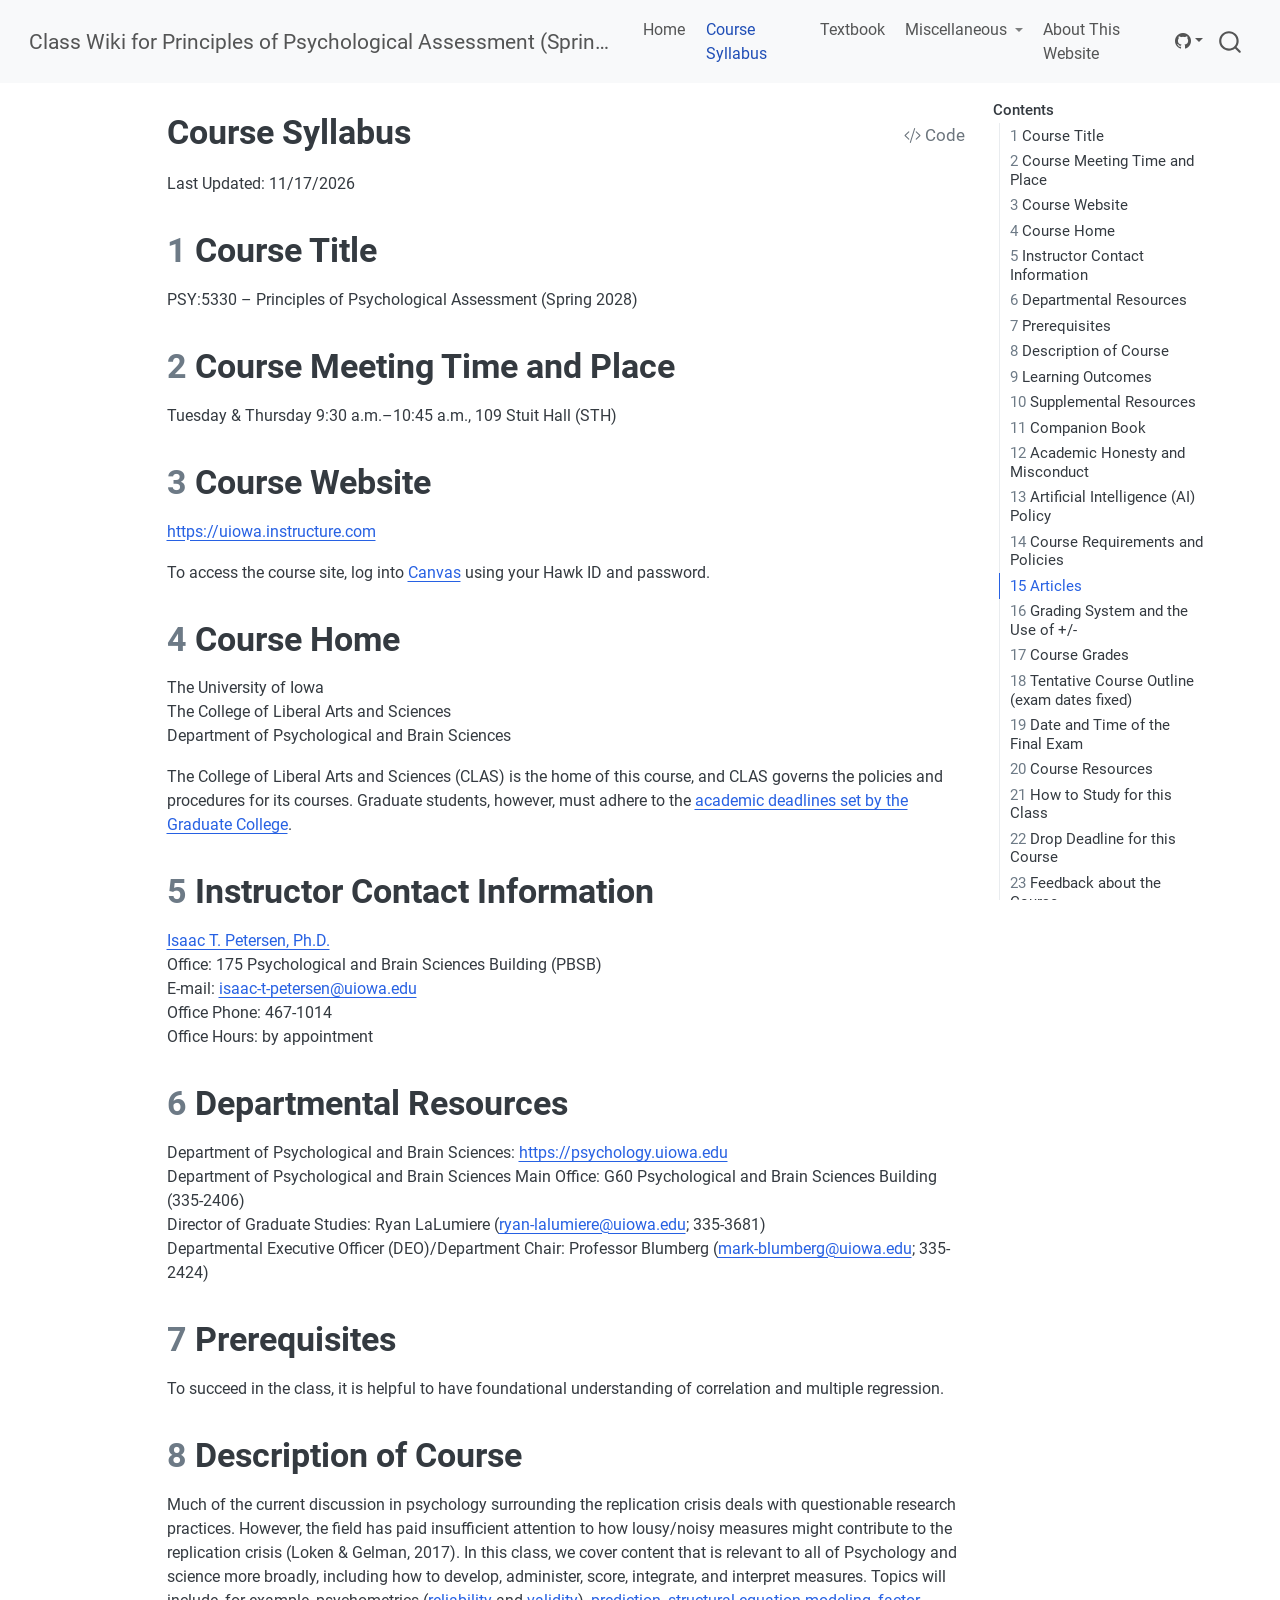
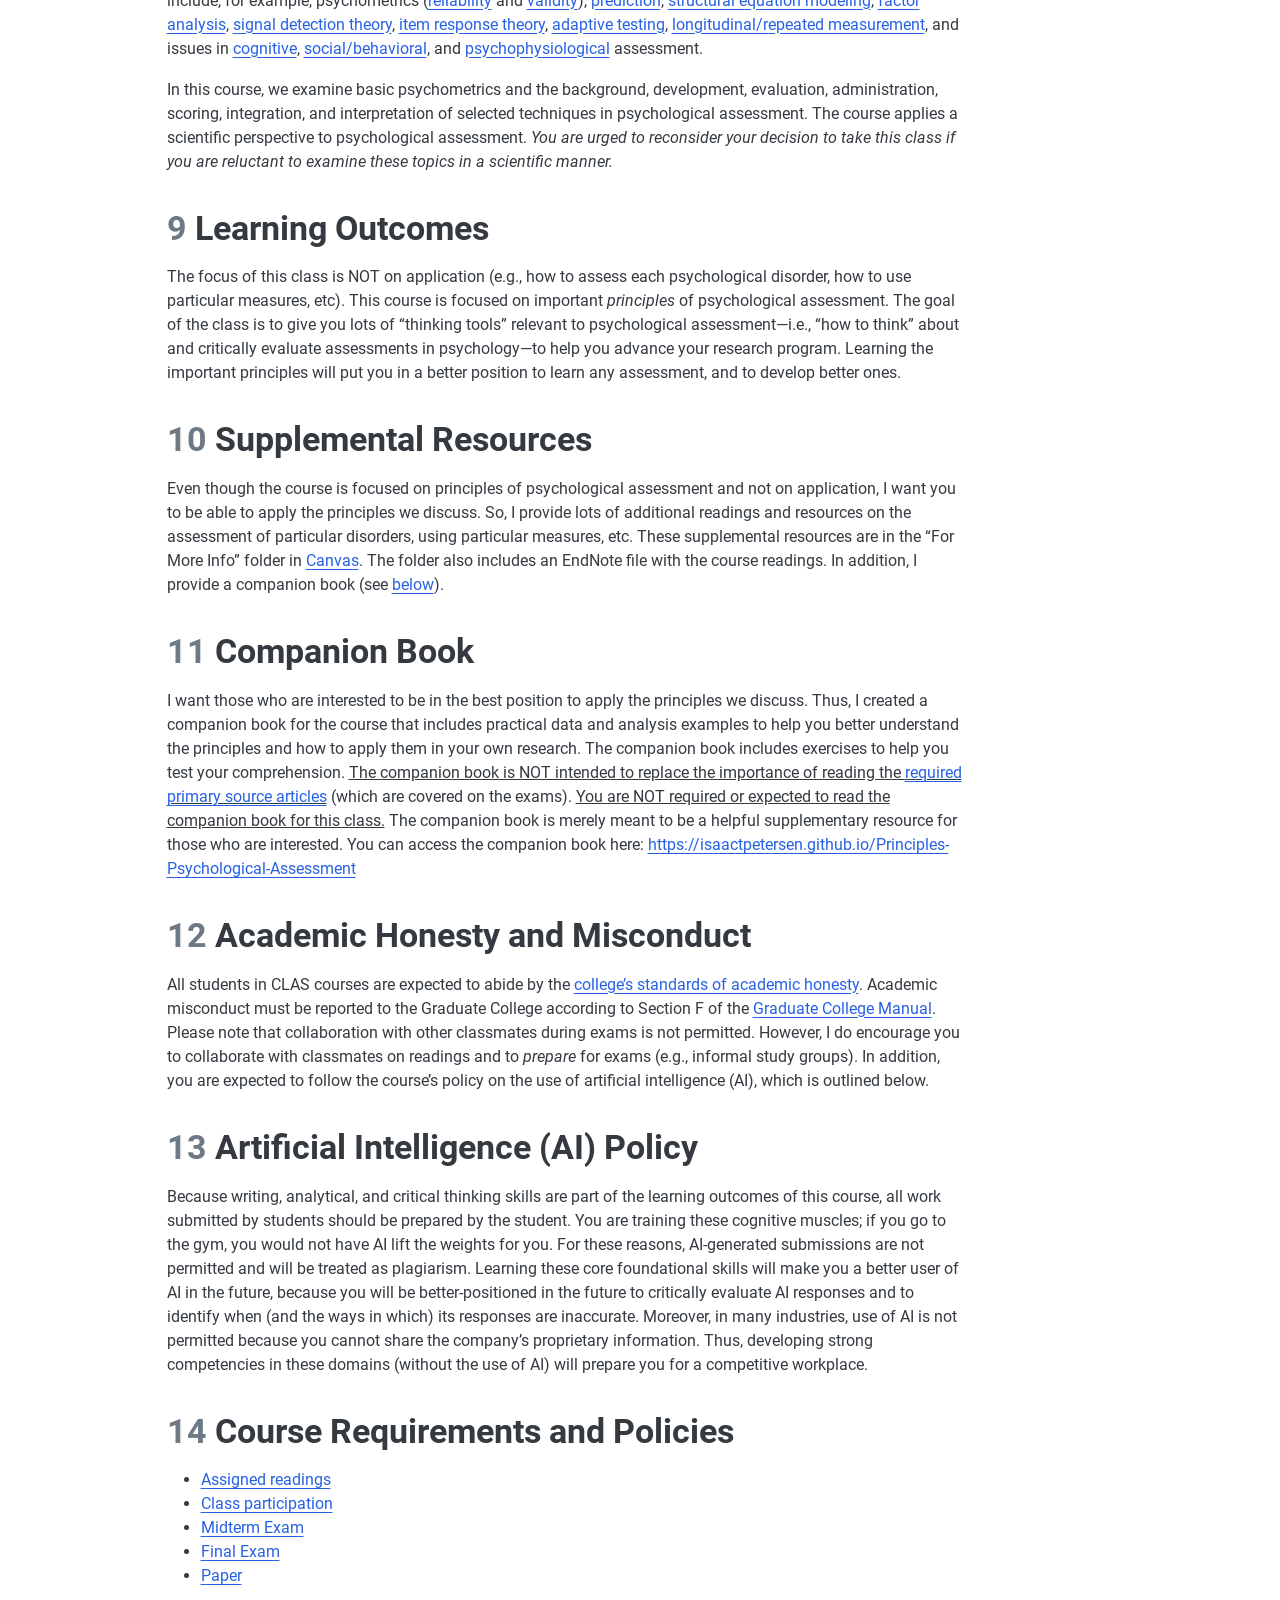
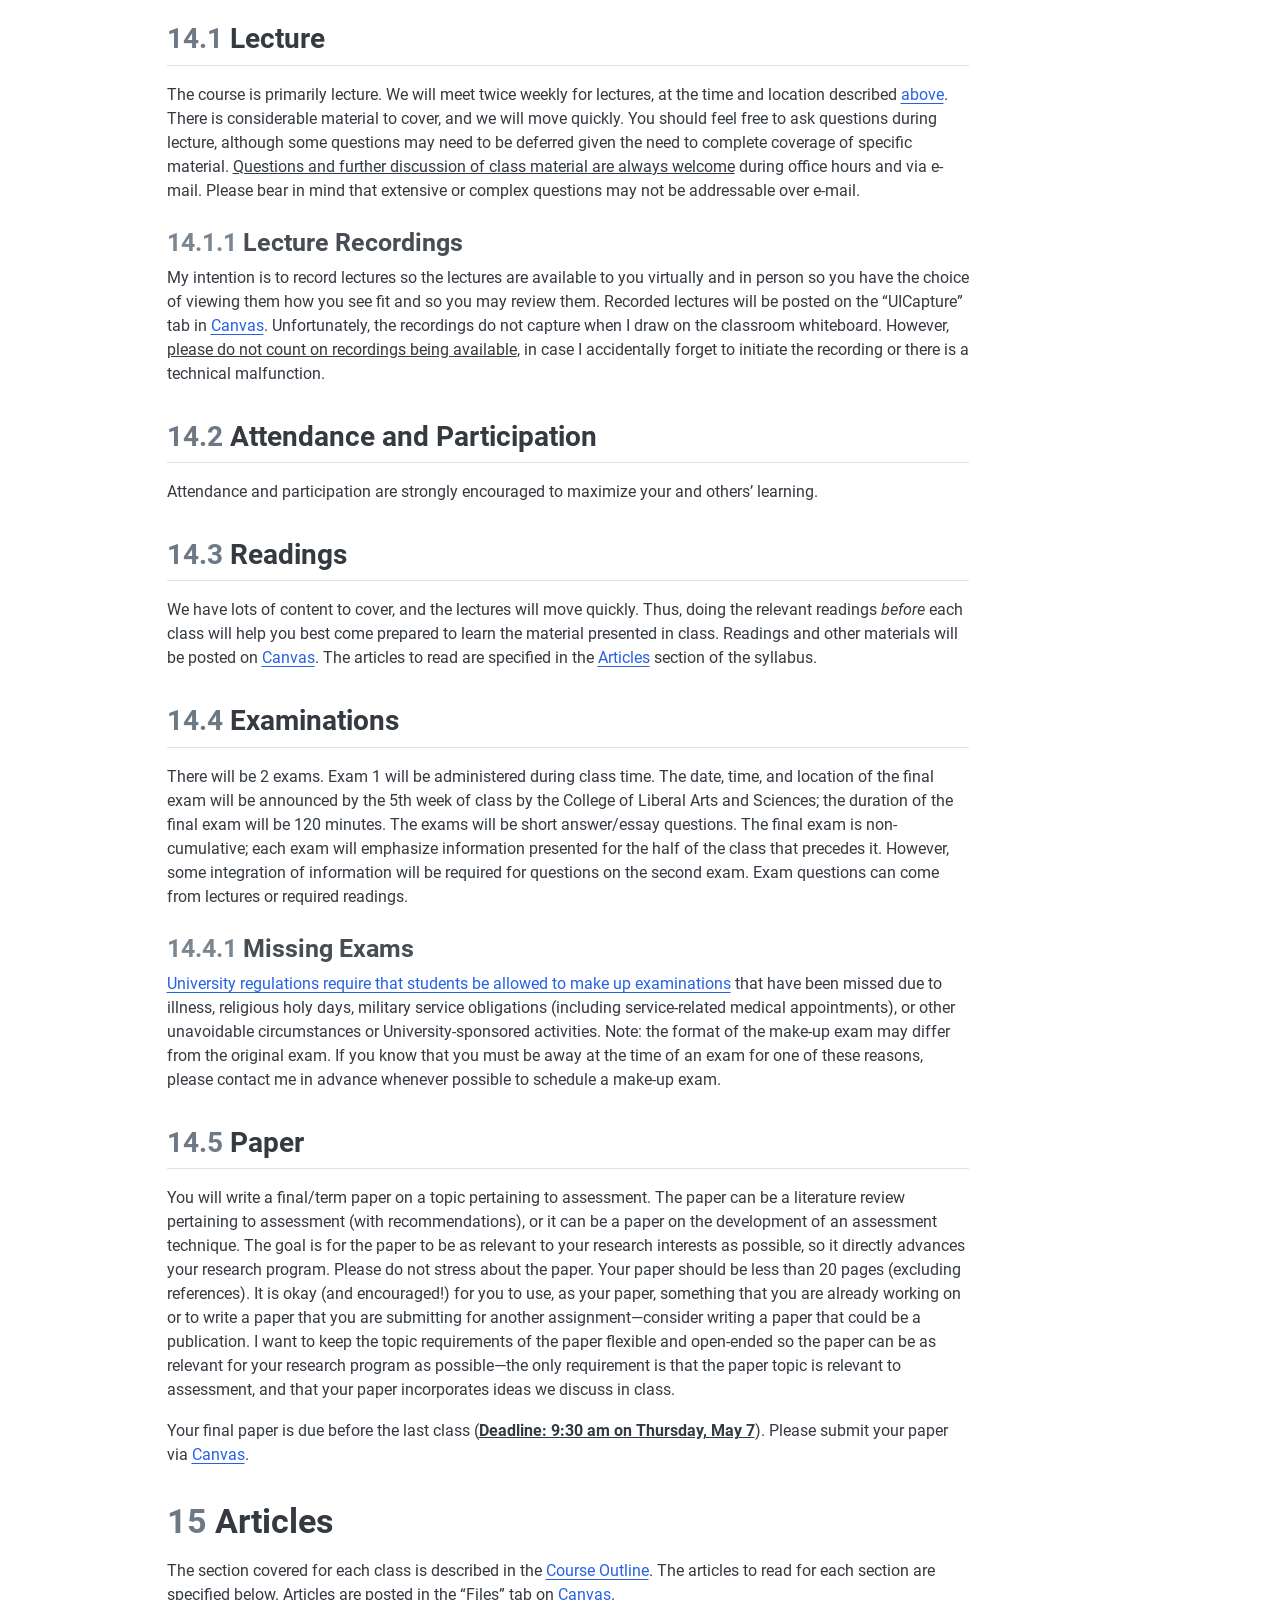
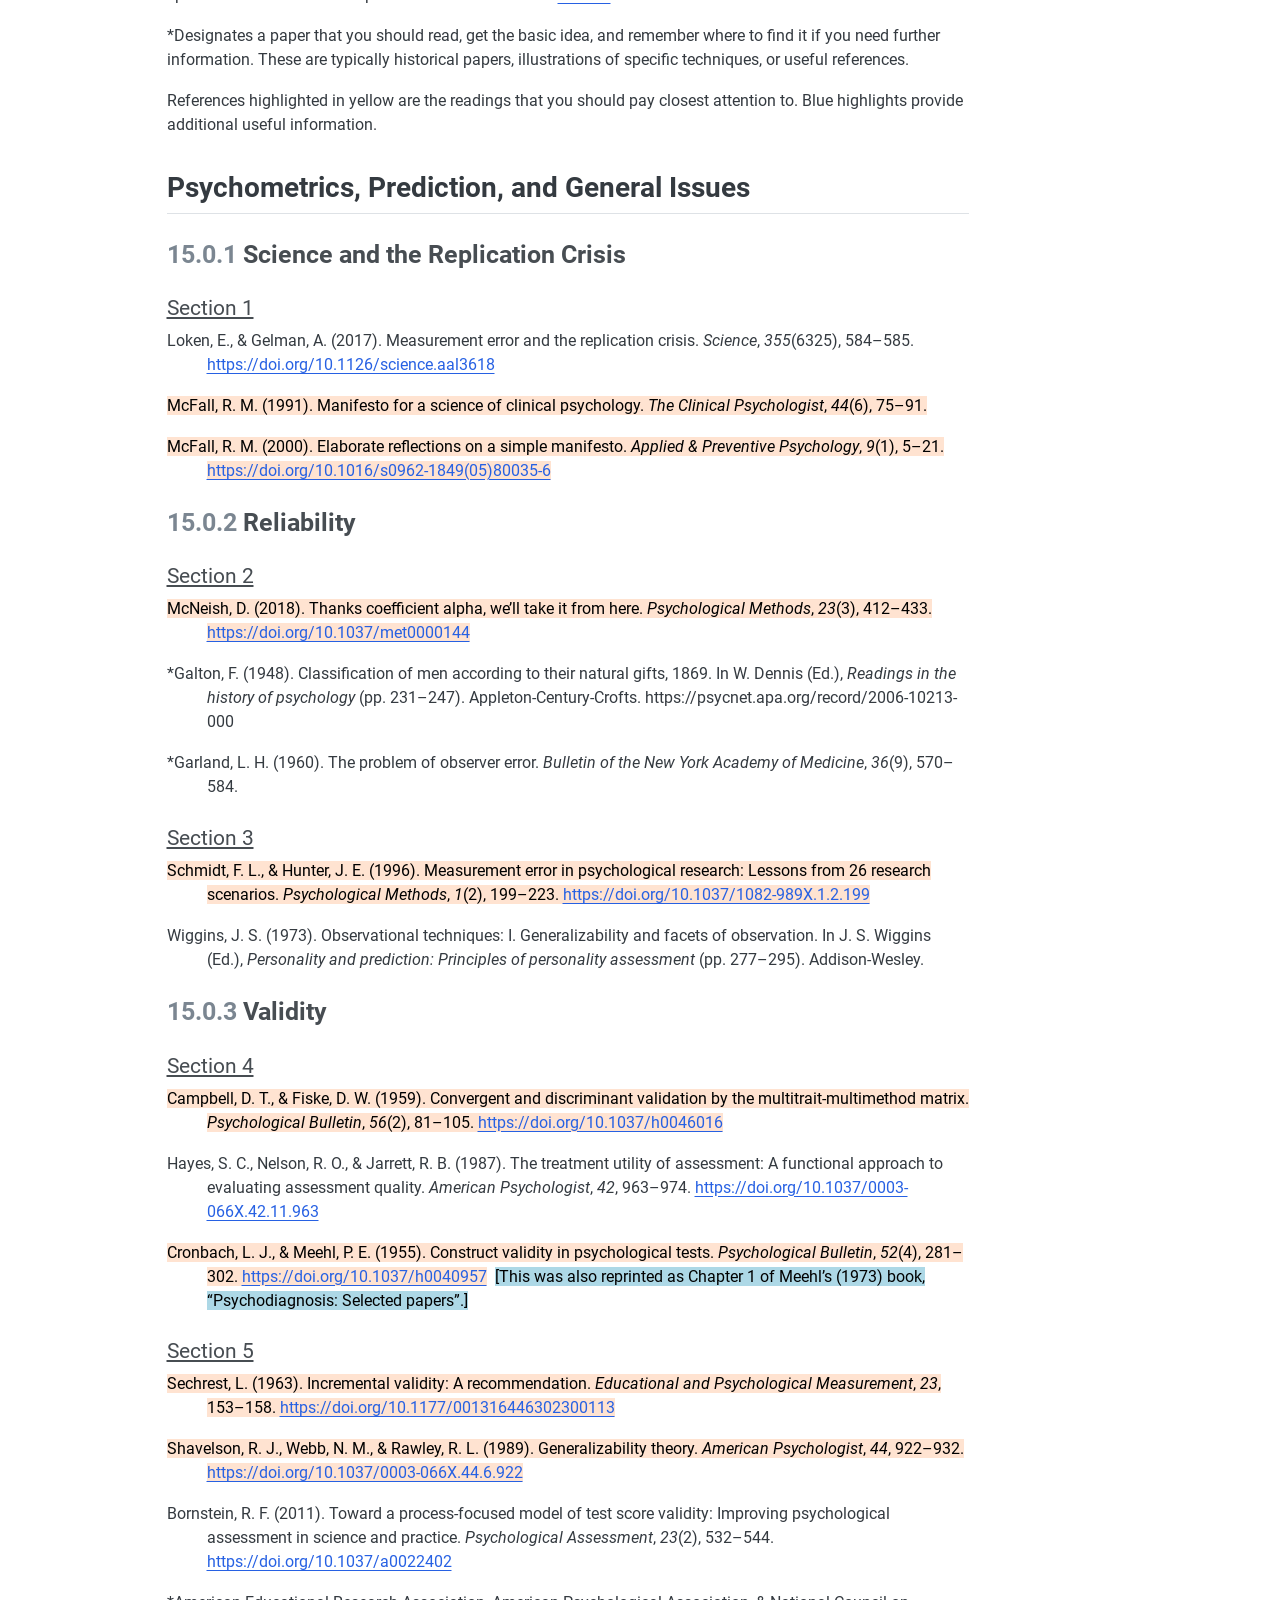
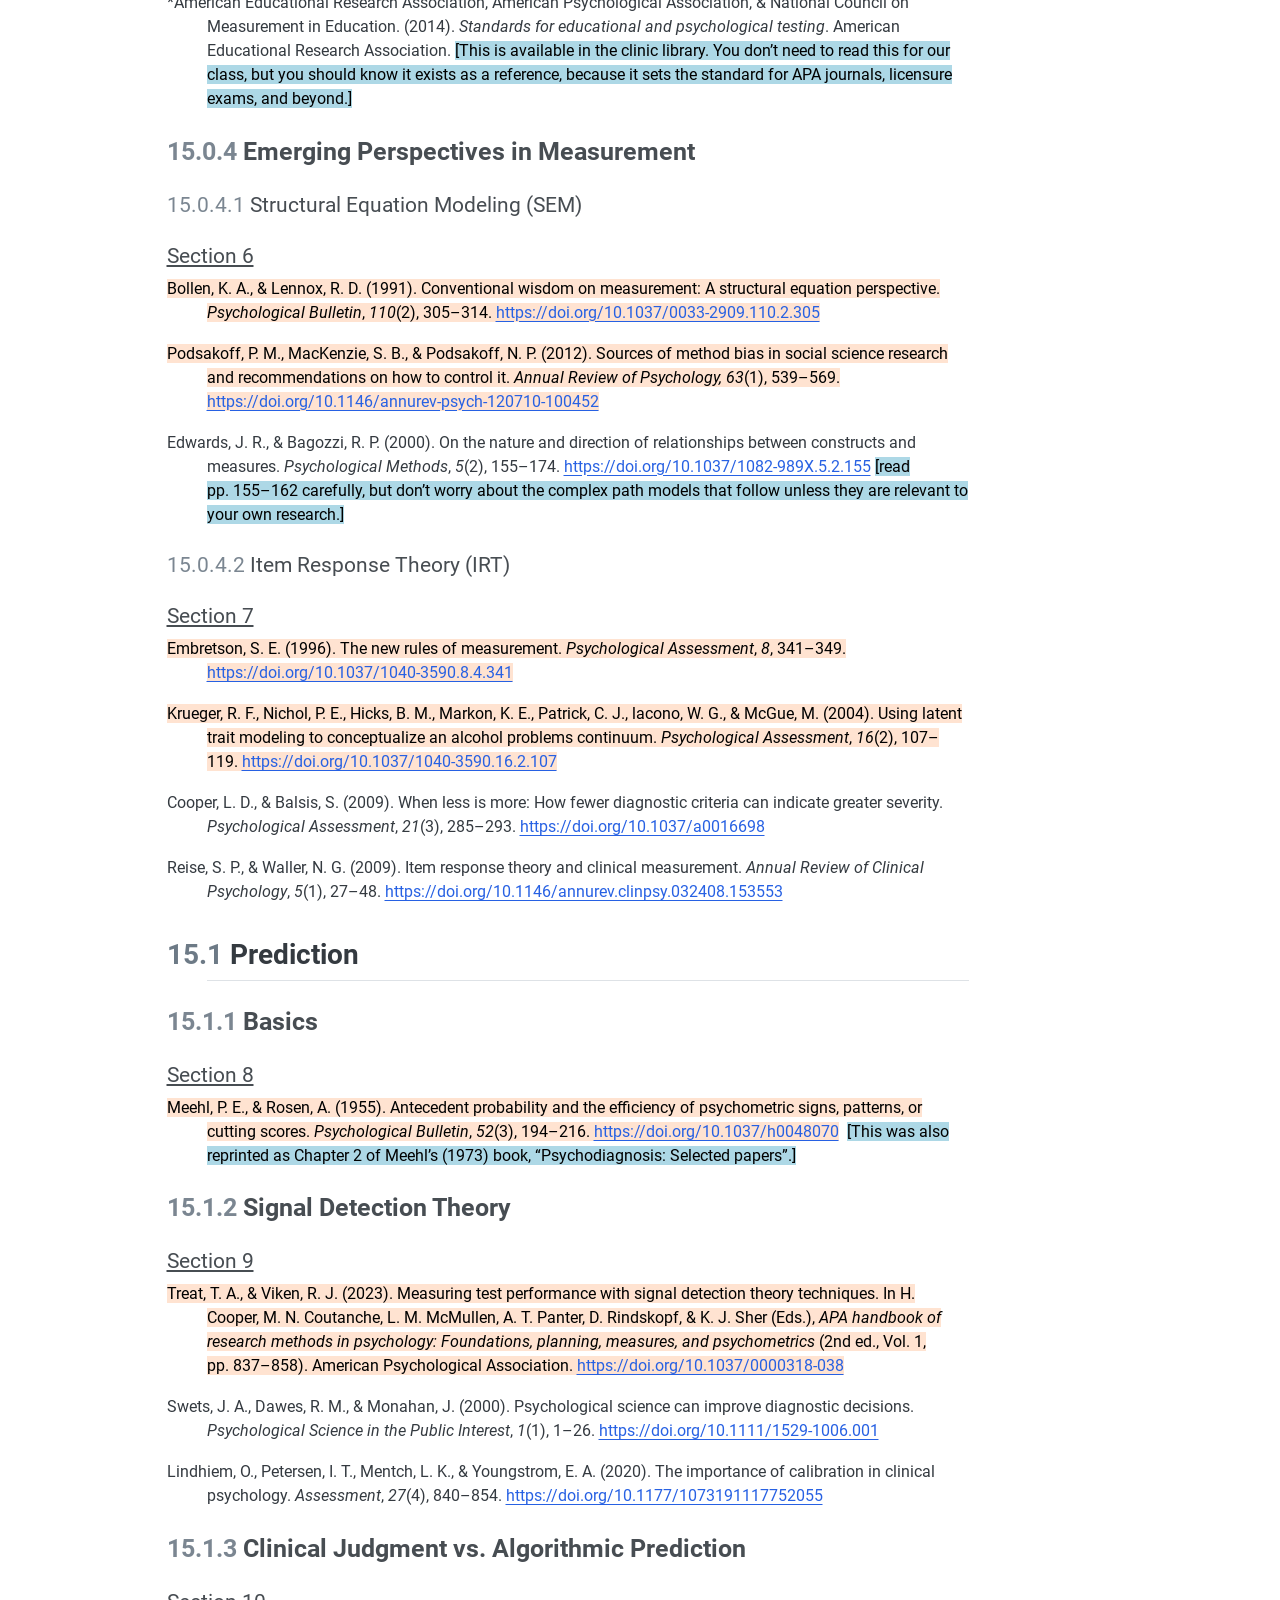
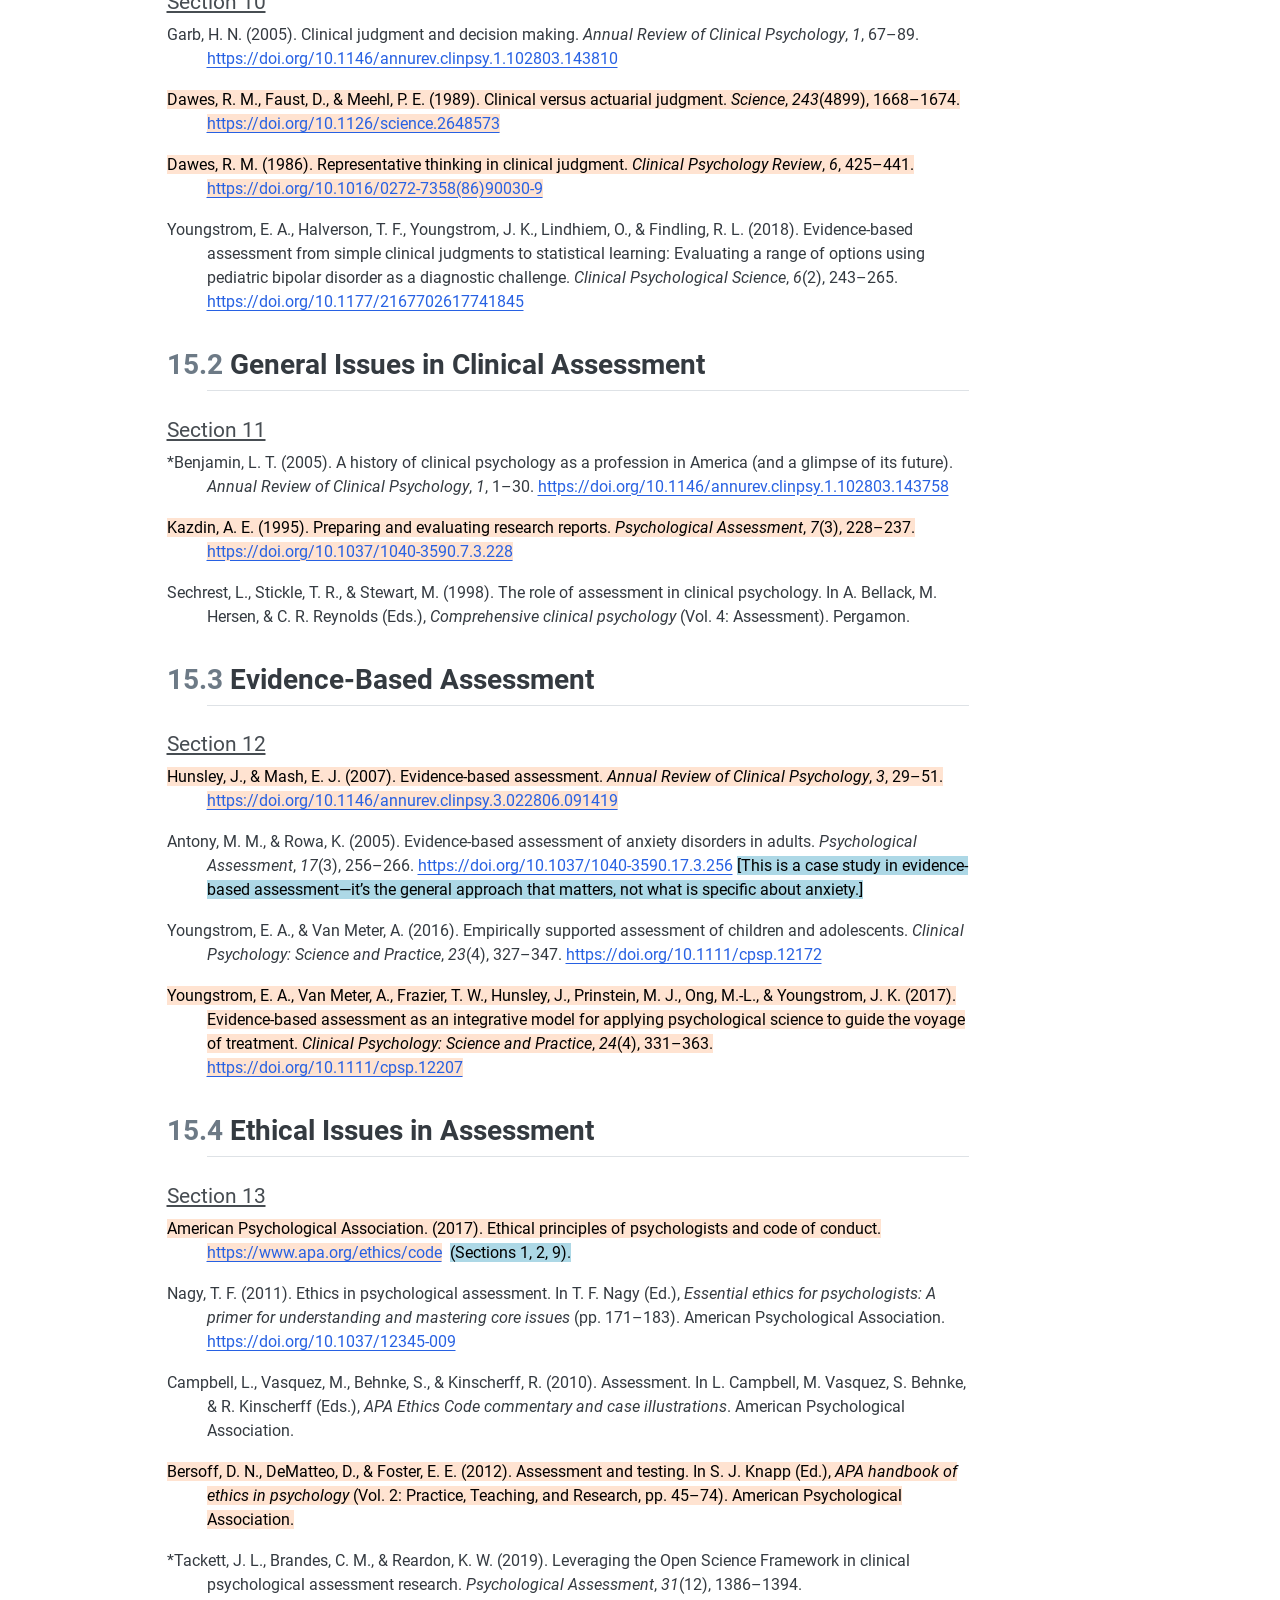
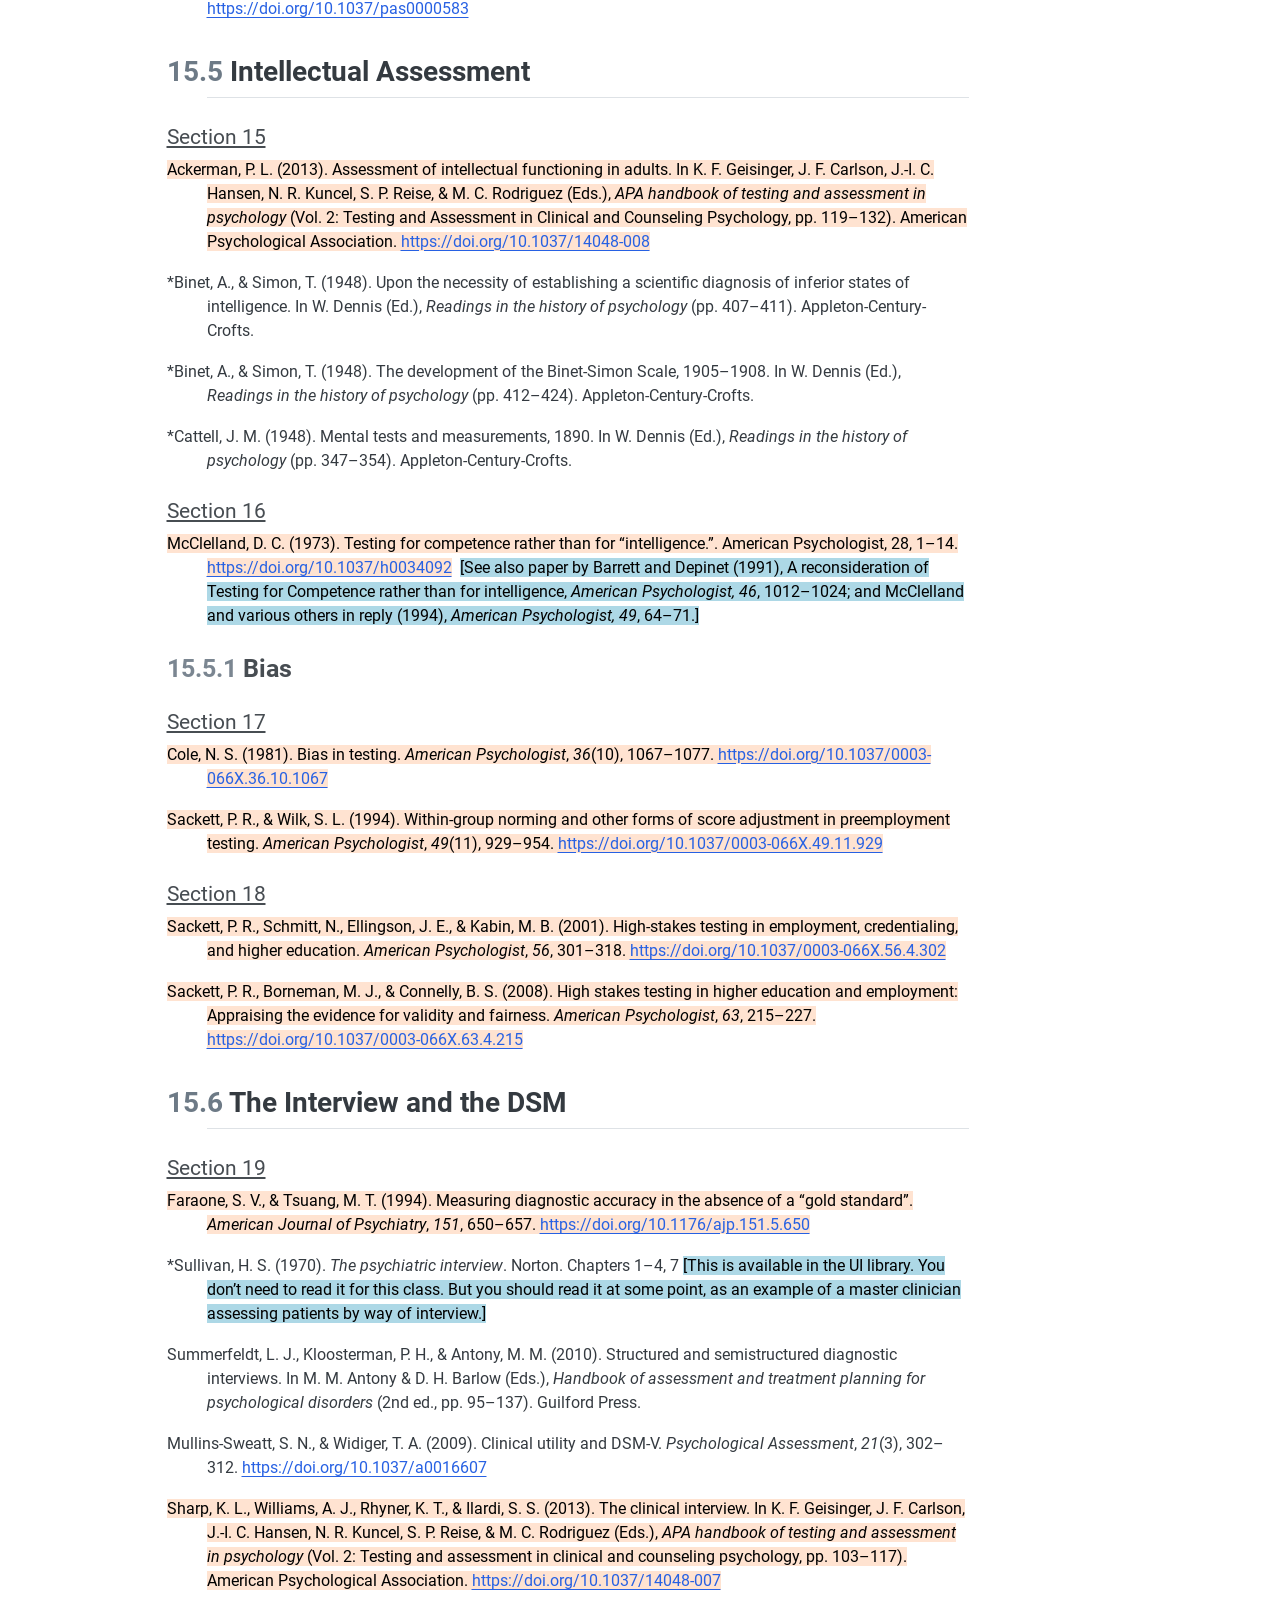
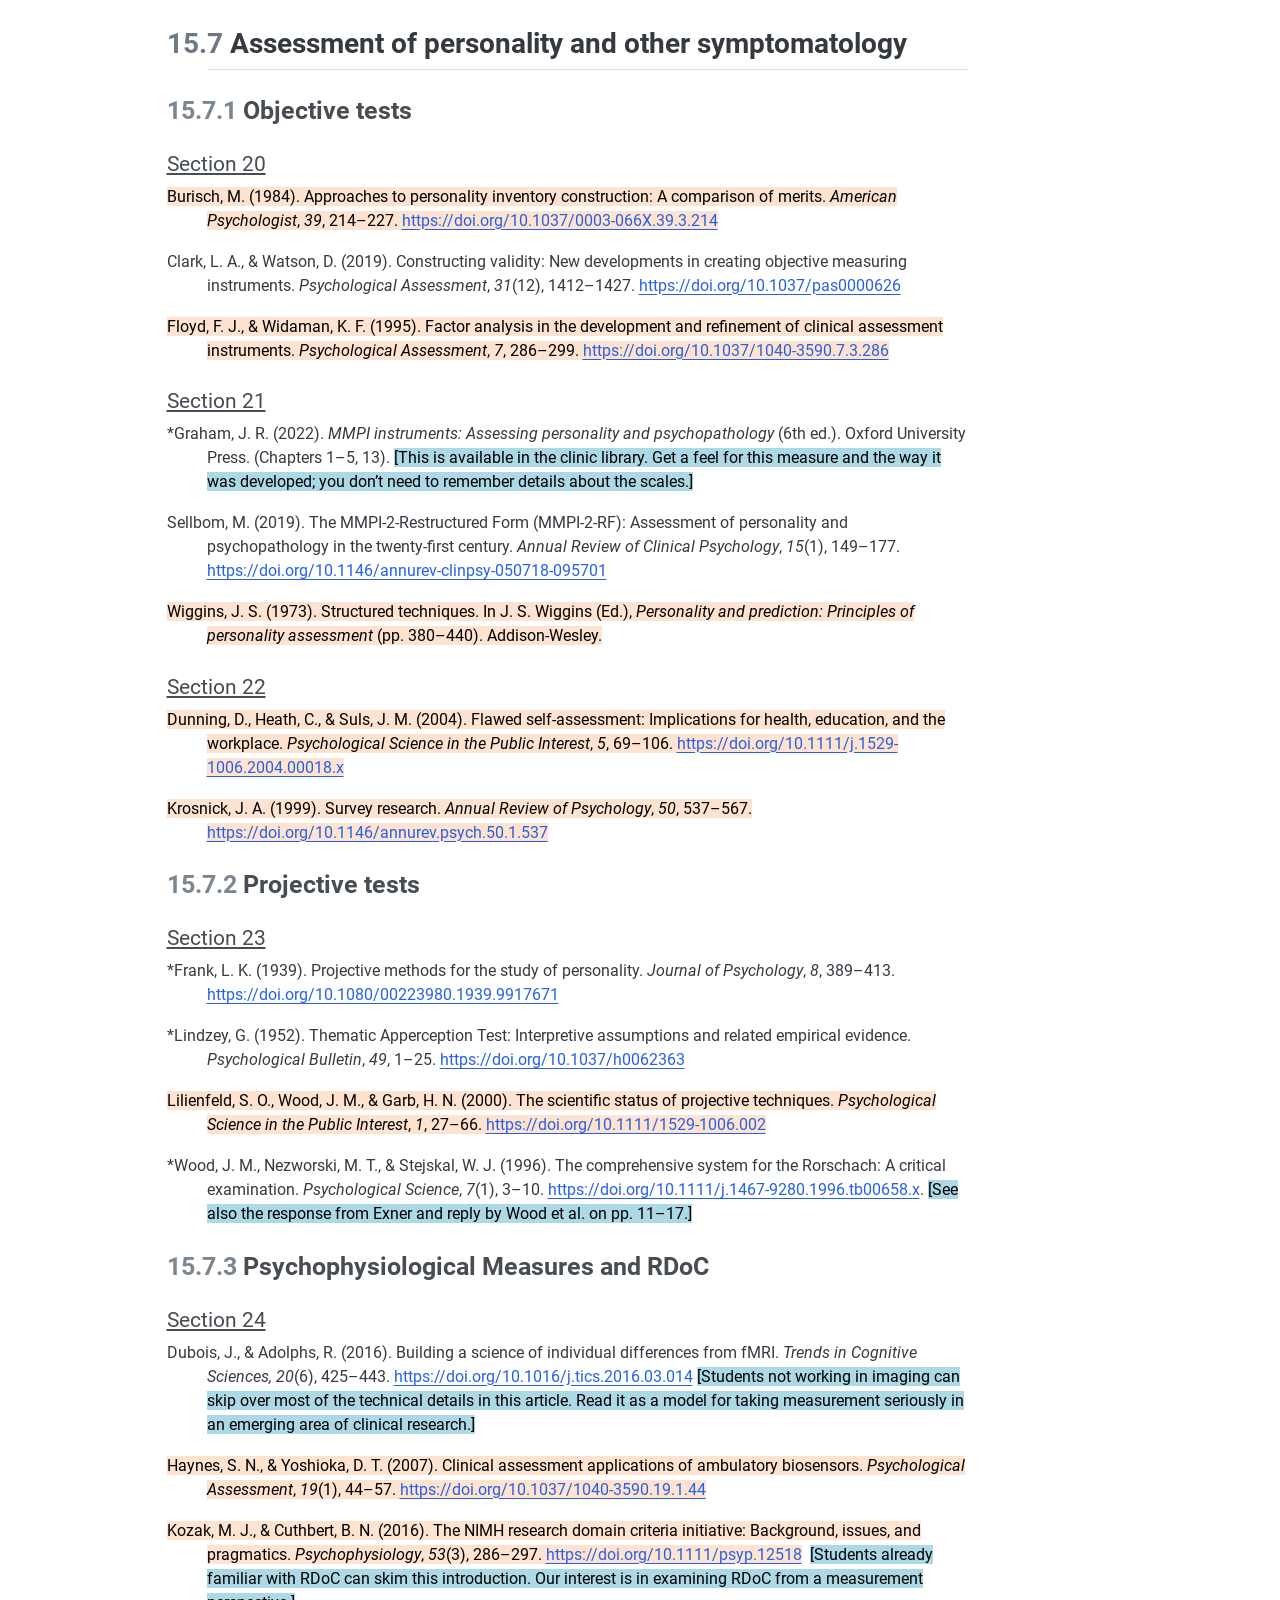
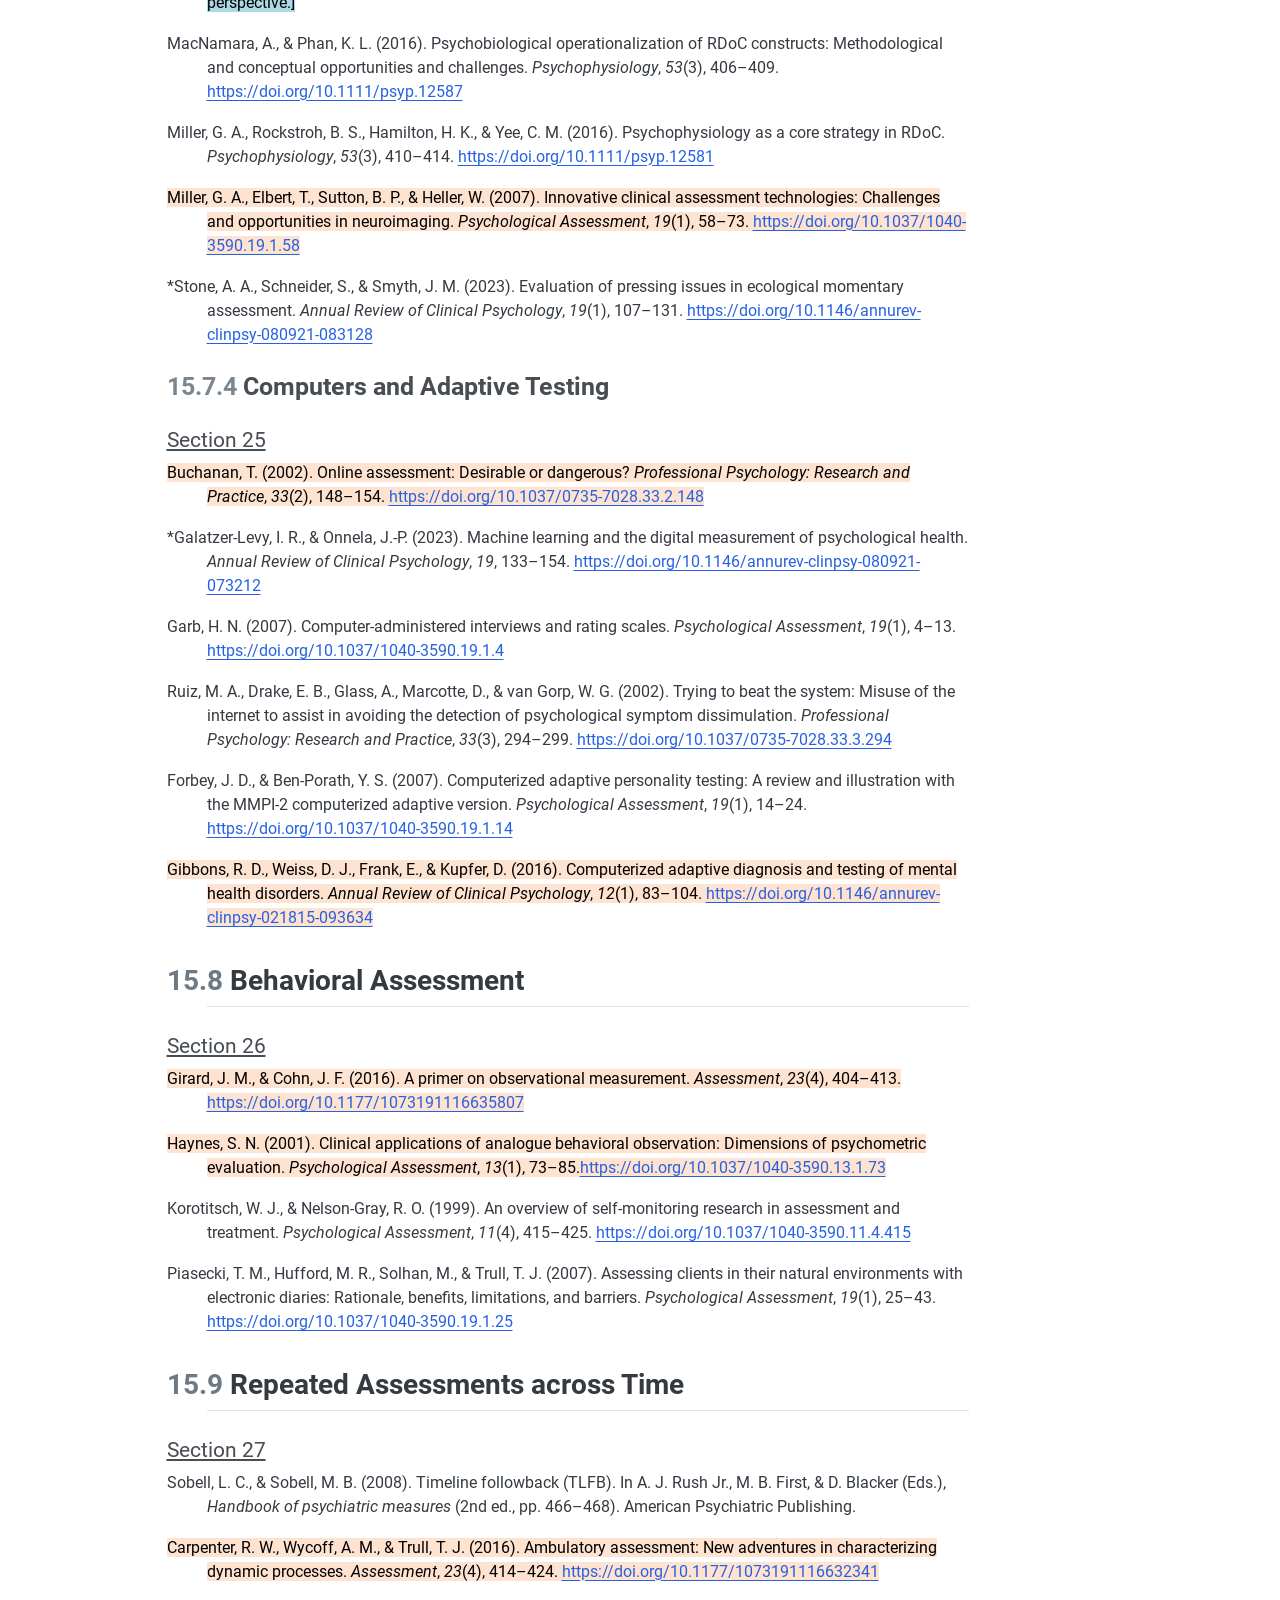
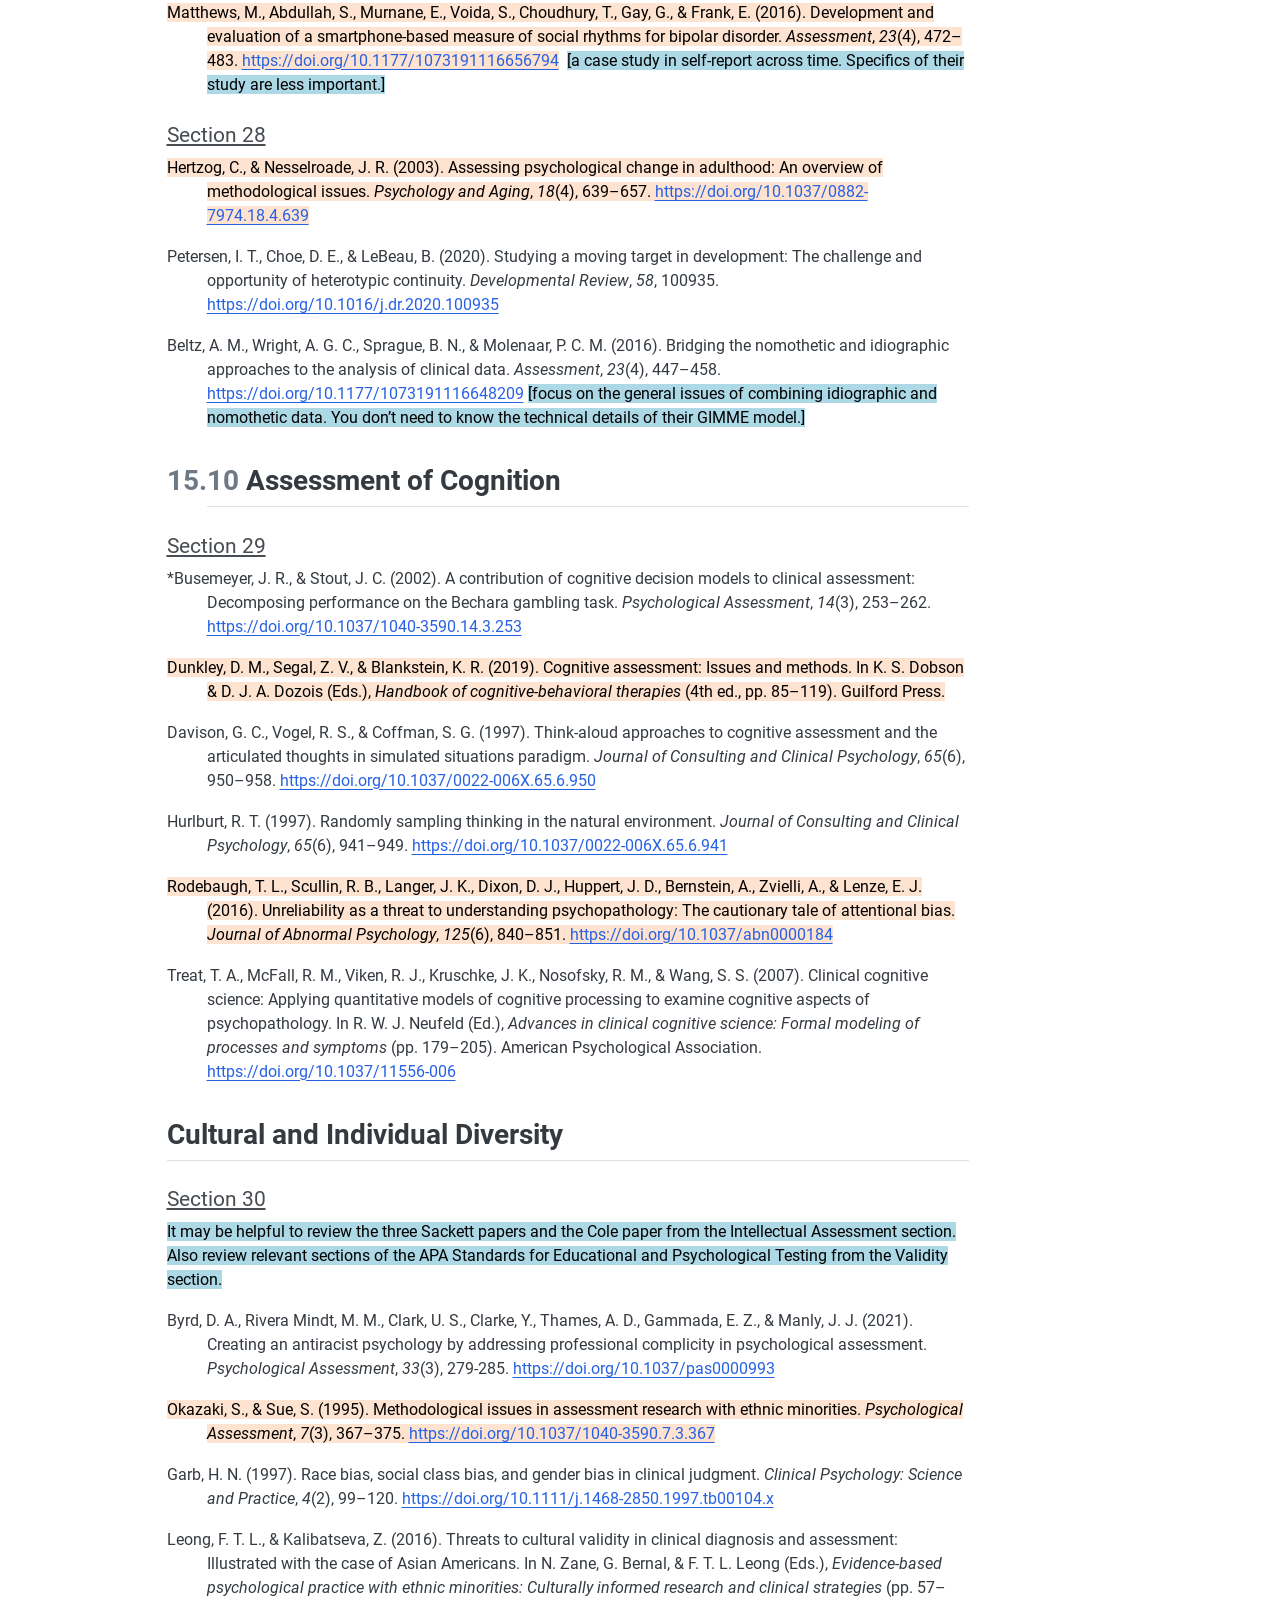
<file: syllabus.html>
<!DOCTYPE html>
<html xmlns="http://www.w3.org/1999/xhtml" lang="en" xml:lang="en"><head>
<meta charset="UTF-8">
<meta name="generator" content="quarto-1.11.9">
<meta name="viewport" content="width=device-width, initial-scale=1.0, user-scalable=yes">
<meta name="author" content="Isaac T. Petersen">
<meta name="dcterms.date" content="today">
<title>Course Syllabus – Class Wiki for Principles of Psychological Assessment (Spring 2028)</title>
<style>
/* Default styles provided by pandoc.
** See https://pandoc.org/MANUAL.html#variables-for-html for config info.
*/
span.smallcaps{font-variant: small-caps;}
div.columns{display: flex; gap: 1.5em;}
div.column{flex: auto;}
@media screen {
div.columns{gap: min(4vw, 1.5em);}
div.column{overflow-x: auto;}
}
div.hanging-indent{margin-left: 1.5em; text-indent: -1.5em;}
ul.task-list{list-style: none;}
ul.task-list li input[type="checkbox"] {
  width: 0.8em;
  margin: 0 0.8em 0.2em -1em; /* quarto-specific, see https://github.com/quarto-dev/quarto-cli/issues/4556 */ 
  vertical-align: middle;
}
/* CSS for syntax highlighting */
html { -webkit-text-size-adjust: 100%; }
pre > code.sourceCode { white-space: pre; position: relative; }
pre > code.sourceCode > span { display: inline-block; line-height: 1.25; }
pre > code.sourceCode > span:empty { height: 1.2em; }
.sourceCode { overflow: visible; }
code.sourceCode > span { color: inherit; text-decoration: inherit; }
div.sourceCode { margin: 1em 0; }
pre.sourceCode { margin: 0; }
@media screen {
div.sourceCode { overflow: auto; }
}
@media print {
pre > code.sourceCode { white-space: pre-wrap; }
pre > code.sourceCode > span { text-indent: -5em; padding-left: 5em; }
}
pre.numberSource code
  { counter-reset: source-line 0; }
pre.numberSource code > span
  { position: relative; left: -4em; counter-increment: source-line; }
pre.numberSource code > span > a:first-child::before
  { content: counter(source-line);
    position: relative; left: -1em; text-align: right; vertical-align: baseline;
    border: none; display: inline-block;
    -webkit-touch-callout: none; -webkit-user-select: none;
    -khtml-user-select: none; -moz-user-select: none;
    -ms-user-select: none; user-select: none;
    padding: 0 4px; width: 4em;
  }
pre.numberSource { margin-left: 3em;  padding-left: 4px; }
div.sourceCode
  {   }
@media screen {
pre > code.sourceCode > span > a:first-child::before { text-decoration: underline; }
}
</style>

<script src="site_libs/quarto-nav/quarto-nav.js"></script>
<script src="site_libs/quarto-nav/headroom.min.js"></script>
<script src="site_libs/clipboard/clipboard.min.js"></script>
<script src="site_libs/quarto-search/autocomplete.umd.js"></script>
<script src="site_libs/quarto-search/fuse.min.js"></script>
<script src="site_libs/quarto-search/quarto-search.js"></script>
<meta name="quarto:offset" content="./">
<script src="site_libs/quarto-html/quarto.js" type="module"></script>
<script src="site_libs/quarto-html/tabsets/tabsets.js" type="module"></script>
<script src="site_libs/quarto-html/scrollable-regions/scrollable-regions.js" type="module"></script>
<script src="site_libs/quarto-html/popper.min.js"></script>
<script src="site_libs/quarto-html/tippy.umd.min.js"></script>
<script src="site_libs/quarto-html/anchor.min.js"></script>
<link href="site_libs/quarto-html/tippy.css" rel="stylesheet">
<link href="site_libs/quarto-html/quarto-syntax-highlighting-7b1528b1cba7e9f63f59baa7408a6f56.css" rel="stylesheet" id="quarto-text-highlighting-styles">
<script src="site_libs/bootstrap/bootstrap.min.js"></script>
<link href="site_libs/bootstrap/bootstrap-icons.css" rel="stylesheet">
<link href="site_libs/bootstrap/bootstrap-3e874bf94cd87f2917f91a2f3f3b98e6.min.css" rel="stylesheet" append-hash="true" id="quarto-bootstrap" data-mode="light"><script id="quarto-search-options" type="application/json">{
  "location": "navbar",
  "copy-button": false,
  "collapse-after": 3,
  "panel-placement": "end",
  "type": "overlay",
  "limit": 50,
  "keyboard-shortcut": [
    "f",
    "/",
    "s"
  ],
  "show-item-context": false,
  "language": {
    "search-no-results-text": "No results",
    "search-matching-documents-text": "matching documents",
    "search-copy-link-title": "Copy link to search",
    "search-hide-matches-text": "Hide additional matches",
    "search-more-match-text": "more match in this document",
    "search-more-matches-text": "more matches in this document",
    "search-clear-button-title": "Clear",
    "search-text-placeholder": "",
    "search-detached-cancel-button-title": "Cancel",
    "search-submit-button-title": "Submit",
    "search-label": "Search"
  }
}</script><script async="" src="https://www.googletagmanager.com/gtag/js?id=G-CD13WE2PJ3"></script><script type="text/javascript">

window.dataLayer = window.dataLayer || [];
function gtag(){dataLayer.push(arguments);}
gtag('js', new Date());
gtag('config', 'G-CD13WE2PJ3', { 'anonymize_ip': true});
</script><link href="site_libs/pagedtable-1.1/css/pagedtable.css" rel="stylesheet">
<script src="site_libs/pagedtable-1.1/js/pagedtable.js"></script><link rel="stylesheet" href="styles.css">
<link rel="stylesheet" href="includes/custom.css">
<link rel="stylesheet" href="font/css/roboto.css">
</head>
<body class="nav-fixed quarto-light"><a id="quarto-skip-link" class="visually-hidden-focusable" href="#quarto-document-content">Skip to main content</a>

<div id="quarto-search-results"></div>
  <header id="quarto-header" class="headroom fixed-top"><nav class="navbar navbar-expand-lg " data-bs-theme="dark" aria-label="Site"><div class="navbar-container container-fluid">
      <div class="navbar-brand-container mx-auto">
    <a class="navbar-brand" href="./index.html">
    <span class="navbar-title">Class Wiki for Principles of Psychological Assessment (Spring 2028)</span>
    </a>
  </div>
          <button class="navbar-toggler" type="button" data-bs-toggle="collapse" data-bs-target="#navbarCollapse" aria-controls="navbarCollapse" aria-expanded="false" aria-label="Toggle navigation" onclick="if (window.quartoToggleHeadroom) { window.quartoToggleHeadroom(); }">
  <span class="navbar-toggler-icon"></span>
</button>
          <div class="collapse navbar-collapse" id="navbarCollapse">
            <ul class="navbar-nav navbar-nav-scroll me-auto">
<li class="nav-item">
    <a class="nav-link" href="./index.html"> 
<span class="menu-text">Home</span></a>
  </li>  
  <li class="nav-item">
    <a class="nav-link active" href="./syllabus.html" aria-current="page"> 
<span class="menu-text">Course Syllabus</span></a>
  </li>  
  <li class="nav-item">
    <a class="nav-link" href="https://isaactpetersen.github.io/Principles-Psychological-Assessment"> 
<span class="menu-text">Textbook</span></a>
  </li>  
  <li class="nav-item dropdown ">
    <a class="nav-link dropdown-toggle" href="#" id="nav-menu-miscellaneous" role="link" data-bs-toggle="dropdown" aria-expanded="false">
 <span class="menu-text">Miscellaneous</span>
    </a>
    <ul class="dropdown-menu" aria-labelledby="nav-menu-miscellaneous">
<li>
    <a class="dropdown-item" href="./help.html">
 <span class="dropdown-text">I Think I Might Need Some Help…</span></a>
  </li>  
    </ul>
</li>
  <li class="nav-item">
    <a class="nav-link" href="./about.html"> 
<span class="menu-text">About This Website</span></a>
  </li>  
</ul>
</div> <!-- /navcollapse -->
            <div class="quarto-navbar-tools">
    <div class="dropdown">
      <a href="" title="" id="quarto-navigation-tool-dropdown-0" class="quarto-navigation-tool dropdown-toggle px-1" data-bs-toggle="dropdown" aria-expanded="false" role="link" aria-label=""><i class="bi bi-github"></i></a>
      <ul class="dropdown-menu" aria-labelledby="quarto-navigation-tool-dropdown-0">
<li>
            <a class="dropdown-item quarto-navbar-tools-item" href="https://github.com/isaactpetersen/psy-5330-2028-spring">
            Source Code
            </a>
          </li>
          <li>
            <a class="dropdown-item quarto-navbar-tools-item" href="https://github.com/isaactpetersen/psy-5330-2028-spring/issues/new">
            Report a Bug
            </a>
          </li>
      </ul>
</div>
</div>
            <div id="quarto-search" class="" title="Search"></div>
      </div> <!-- /container-fluid -->
    </nav></header><!-- content --><div id="quarto-content" class="quarto-container page-columns page-rows-contents page-layout-article page-navbar">
<!-- sidebar -->
<!-- margin-sidebar -->
    <div id="quarto-margin-sidebar" class="sidebar margin-sidebar">
        <nav id="TOC" role="doc-toc" aria-labelledby="toc-title" class="toc-active"><h2 id="toc-title">Contents</h2>
   
  <ul>
<li><a href="#sec-title" id="toc-sec-title" class="nav-link active" data-scroll-target="#sec-title"><span class="header-section-number">1</span> Course Title</a></li>
  <li><a href="#sec-lectureTime" id="toc-sec-lectureTime" class="nav-link" data-scroll-target="#sec-lectureTime"><span class="header-section-number">2</span> Course Meeting Time and Place</a></li>
  <li><a href="#sec-website" id="toc-sec-website" class="nav-link" data-scroll-target="#sec-website"><span class="header-section-number">3</span> Course Website</a></li>
  <li><a href="#sec-home" id="toc-sec-home" class="nav-link" data-scroll-target="#sec-home"><span class="header-section-number">4</span> Course Home</a></li>
  <li><a href="#sec-instructor" id="toc-sec-instructor" class="nav-link" data-scroll-target="#sec-instructor"><span class="header-section-number">5</span> Instructor Contact Information</a></li>
  <li><a href="#sec-deptResources" id="toc-sec-deptResources" class="nav-link" data-scroll-target="#sec-deptResources"><span class="header-section-number">6</span> Departmental Resources</a></li>
  <li><a href="#sec-prereqs" id="toc-sec-prereqs" class="nav-link" data-scroll-target="#sec-prereqs"><span class="header-section-number">7</span> Prerequisites</a></li>
  <li><a href="#sec-description" id="toc-sec-description" class="nav-link" data-scroll-target="#sec-description"><span class="header-section-number">8</span> Description of Course</a></li>
  <li><a href="#sec-learningOutcomes" id="toc-sec-learningOutcomes" class="nav-link" data-scroll-target="#sec-learningOutcomes"><span class="header-section-number">9</span> Learning Outcomes</a></li>
  <li><a href="#sec-supplemental" id="toc-sec-supplemental" class="nav-link" data-scroll-target="#sec-supplemental"><span class="header-section-number">10</span> Supplemental Resources</a></li>
  <li><a href="#sec-textbook" id="toc-sec-textbook" class="nav-link" data-scroll-target="#sec-textbook"><span class="header-section-number">11</span> Companion Book</a></li>
  <li><a href="#sec-academicHonesty" id="toc-sec-academicHonesty" class="nav-link" data-scroll-target="#sec-academicHonesty"><span class="header-section-number">12</span> Academic Honesty and Misconduct</a></li>
  <li><a href="#sec-ai" id="toc-sec-ai" class="nav-link" data-scroll-target="#sec-ai"><span class="header-section-number">13</span> Artificial Intelligence (AI) Policy</a></li>
  <li>
<a href="#sec-requirements" id="toc-sec-requirements" class="nav-link" data-scroll-target="#sec-requirements"><span class="header-section-number">14</span> Course Requirements and Policies</a>
  <ul>
<li>
<a href="#sec-lecture" id="toc-sec-lecture" class="nav-link" data-scroll-target="#sec-lecture"><span class="header-section-number">14.1</span> Lecture</a>
  <ul>
<li><a href="#sec-recordings" id="toc-sec-recordings" class="nav-link" data-scroll-target="#sec-recordings"><span class="header-section-number">14.1.1</span> Lecture Recordings</a></li>
  </ul>
</li>
  <li><a href="#sec-attendanceParticipation" id="toc-sec-attendanceParticipation" class="nav-link" data-scroll-target="#sec-attendanceParticipation"><span class="header-section-number">14.2</span> Attendance and Participation</a></li>
  <li><a href="#sec-readings" id="toc-sec-readings" class="nav-link" data-scroll-target="#sec-readings"><span class="header-section-number">14.3</span> Readings</a></li>
  <li>
<a href="#sec-exams" id="toc-sec-exams" class="nav-link" data-scroll-target="#sec-exams"><span class="header-section-number">14.4</span> Examinations</a>
  <ul>
<li><a href="#sec-missingExams" id="toc-sec-missingExams" class="nav-link" data-scroll-target="#sec-missingExams"><span class="header-section-number">14.4.1</span> Missing Exams</a></li>
  </ul>
</li>
  <li><a href="#sec-paper" id="toc-sec-paper" class="nav-link" data-scroll-target="#sec-paper"><span class="header-section-number">14.5</span> Paper</a></li>
  </ul>
</li>
  <li><a href="#sec-articles" id="toc-sec-articles" class="nav-link" data-scroll-target="#sec-articles"><span class="header-section-number">15</span> Articles</a></li>
  <li><a href="#sec-gradingSystem" id="toc-sec-gradingSystem" class="nav-link" data-scroll-target="#sec-gradingSystem"><span class="header-section-number">16</span> Grading System and the Use of +/-</a></li>
  <li><a href="#sec-courseGrades" id="toc-sec-courseGrades" class="nav-link" data-scroll-target="#sec-courseGrades"><span class="header-section-number">17</span> Course Grades</a></li>
  <li><a href="#sec-outline" id="toc-sec-outline" class="nav-link" data-scroll-target="#sec-outline"><span class="header-section-number">18</span> Tentative Course Outline (exam dates fixed)</a></li>
  <li><a href="#sec-finalExam" id="toc-sec-finalExam" class="nav-link" data-scroll-target="#sec-finalExam"><span class="header-section-number">19</span> Date and Time of the Final Exam</a></li>
  <li><a href="#sec-courseResources" id="toc-sec-courseResources" class="nav-link" data-scroll-target="#sec-courseResources"><span class="header-section-number">20</span> Course Resources</a></li>
  <li><a href="#sec-howToStudy" id="toc-sec-howToStudy" class="nav-link" data-scroll-target="#sec-howToStudy"><span class="header-section-number">21</span> How to Study for this Class</a></li>
  <li><a href="#sec-dropDeadline" id="toc-sec-dropDeadline" class="nav-link" data-scroll-target="#sec-dropDeadline"><span class="header-section-number">22</span> Drop Deadline for this Course</a></li>
  <li>
<a href="#sec-feedback" id="toc-sec-feedback" class="nav-link" data-scroll-target="#sec-feedback"><span class="header-section-number">23</span> Feedback about the Course</a>
  <ul>
<li><a href="#sec-complaints" id="toc-sec-complaints" class="nav-link" data-scroll-target="#sec-complaints"><span class="header-section-number">23.1</span> Student Complaints</a></li>
  </ul>
</li>
  <li>
<a href="#sec-email" id="toc-sec-email" class="nav-link" data-scroll-target="#sec-email"><span class="header-section-number">24</span> Communication: UI Email</a>
  <ul>
<li><a href="#sec-otherExpectations" id="toc-sec-otherExpectations" class="nav-link" data-scroll-target="#sec-otherExpectations"><span class="header-section-number">24.1</span> Other Expectations of Student Performance</a></li>
  </ul>
</li>
  <li><a href="#sec-UIowaPolicies" id="toc-sec-UIowaPolicies" class="nav-link" data-scroll-target="#sec-UIowaPolicies"><span class="header-section-number">25</span> University Policies</a></li>
  <li><a href="#sec-academic-support" id="toc-sec-academic-support" class="nav-link" data-scroll-target="#sec-academic-support"><span class="header-section-number">26</span> Where to Get Academic Support for This Course</a></li>
  <li><a href="#sec-mental-health" id="toc-sec-mental-health" class="nav-link" data-scroll-target="#sec-mental-health"><span class="header-section-number">27</span> Mental Health Resources and Student Support</a></li>
  <li><a href="#sec-disclaimer" id="toc-sec-disclaimer" class="nav-link" data-scroll-target="#sec-disclaimer"><span class="header-section-number">28</span> Disclaimer</a></li>
  </ul><div class="toc-actions"><ul><li><a href="https://github.com/isaactpetersen/psy-5330-2028-spring/edit/main/syllabus.qmd" class="toc-action"><i class="bi bi-github"></i>Edit this page</a></li><li><a href="https://github.com/isaactpetersen/psy-5330-2028-spring/blob/main/syllabus.qmd" class="toc-action"><i class="bi empty"></i>View source</a></li><li><a href="https://github.com/isaactpetersen/psy-5330-2028-spring/issues/new" class="toc-action"><i class="bi empty"></i>Report an issue</a></li></ul></div><div class="quarto-alternate-formats"><h2>Other Formats</h2><ul><li><a href="syllabus.pdf"><i class="bi bi-file-pdf"></i>PDF</a></li></ul></div></nav>
    </div>
<!-- main -->
<main class="content" id="quarto-document-content" tabindex="-1"><header id="title-block-header" class="quarto-title-block default"><div class="quarto-title">
<div class="quarto-title-block"><div><h1 class="title">Course Syllabus</h1><button type="button" class="btn code-tools-button" id="quarto-code-tools-source"><i class="bi"></i> Code</button></div></div>
</div>



<div class="quarto-title-meta">

    
  
    
  </div>
  


</header><p>Last Updated: 11/17/2026</p>
<section id="sec-title" class="level1" data-number="1"><h1 data-number="1">
<span class="header-section-number">1</span> Course Title</h1>
<p>PSY:5330 – Principles of Psychological Assessment (Spring 2028)</p>
</section><section id="sec-lectureTime" class="level1" data-number="2"><h1 data-number="2">
<span class="header-section-number">2</span> Course Meeting Time and Place</h1>
<p>Tuesday &amp; Thursday 9:30 a.m.–10:45 a.m., 109 Stuit Hall (STH)</p>
</section><section id="sec-website" class="level1" data-number="3"><h1 data-number="3">
<span class="header-section-number">3</span> Course Website</h1>
<p><a href="https://uiowa.instructure.com" class="uri">https://uiowa.instructure.com</a></p>
<p>To access the course site, log into <a href="https://uiowa.instructure.com">Canvas</a> using your Hawk ID and password.</p>
</section><section id="sec-home" class="level1" data-number="4"><h1 data-number="4">
<span class="header-section-number">4</span> Course Home</h1>
<p>The University of Iowa<br>
The College of Liberal Arts and Sciences<br>
Department of Psychological and Brain Sciences</p>
<p>The College of Liberal Arts and Sciences (CLAS) is the home of this course, and CLAS governs the policies and procedures for its courses. Graduate students, however, must adhere to the <a href="https://grad.uiowa.edu/academics/deadlines">academic deadlines set by the Graduate College</a>.</p>
</section><section id="sec-instructor" class="level1" data-number="5"><h1 data-number="5">
<span class="header-section-number">5</span> Instructor Contact Information</h1>
<p><a href="https://psychology.uiowa.edu/people/isaac-petersen">Isaac T. Petersen, Ph.D.</a><br>
Office: 175 Psychological and Brain Sciences Building (PBSB)<br>
E-mail: <a href="mailto:isaac-t-petersen@uiowa.edu">isaac-t-petersen@uiowa.edu</a><br>
Office Phone: 467-1014<br>
Office Hours: by appointment<br></p>
</section><section id="sec-deptResources" class="level1" data-number="6"><h1 data-number="6">
<span class="header-section-number">6</span> Departmental Resources</h1>
<p>Department of Psychological and Brain Sciences: <a href="https://psychology.uiowa.edu" class="uri">https://psychology.uiowa.edu</a><br>
Department of Psychological and Brain Sciences Main Office: G60 Psychological and Brain Sciences Building (335-2406)<br>
Director of Graduate Studies: Ryan LaLumiere (<a href="mailto:ryan-lalumiere@uiowa.edu">ryan-lalumiere@uiowa.edu</a>; 335-3681)<br>
Departmental Executive Officer (DEO)/Department Chair: Professor Blumberg (<a href="mailto:mark-blumberg@uiowa.edu">mark-blumberg@uiowa.edu</a>; 335-2424)</p>
</section><section id="sec-prereqs" class="level1" data-number="7"><h1 data-number="7">
<span class="header-section-number">7</span> Prerequisites</h1>
<p>To succeed in the class, it is helpful to have foundational understanding of correlation and multiple regression.</p>
</section><section id="sec-description" class="level1" data-number="8"><h1 data-number="8">
<span class="header-section-number">8</span> Description of Course</h1>
<p>Much of the current discussion in psychology surrounding the replication crisis deals with questionable research practices. However, the field has paid insufficient attention to how lousy/noisy measures might contribute to the replication crisis (Loken &amp; Gelman, 2017). In this class, we cover content that is relevant to all of Psychology and science more broadly, including how to develop, administer, score, integrate, and interpret measures. Topics will include, for example, psychometrics (<a href="#sec-section2">reliability</a> and <a href="#sec-section4">validity</a>), <a href="#sec-section8">prediction</a>, <a href="#sec-section6">structural equation modeling</a>, <a href="#sec-section20">factor analysis</a>, <a href="#sec-section9">signal detection theory</a>, <a href="#sec-section7">item response theory</a>, <a href="#sec-section25">adaptive testing</a>, <a href="#sec-section27">longitudinal/repeated measurement</a>, and issues in <a href="#sec-section29">cognitive</a>, <a href="#sec-section26">social/behavioral</a>, and <a href="#sec-section24">psychophysiological</a> assessment.</p>
<p>In this course, we examine basic psychometrics and the background, development, evaluation, administration, scoring, integration, and interpretation of selected techniques in psychological assessment. The course applies a scientific perspective to psychological assessment. <em>You are urged to reconsider your decision to take this class if you are reluctant to examine these topics in a scientific manner.</em></p>
</section><section id="sec-learningOutcomes" class="level1" data-number="9"><h1 data-number="9">
<span class="header-section-number">9</span> Learning Outcomes</h1>
<p>The focus of this class is NOT on application (e.g., how to assess each psychological disorder, how to use particular measures, etc). This course is focused on important <em>principles</em> of psychological assessment. The goal of the class is to give you lots of “thinking tools” relevant to psychological assessment—i.e., “how to think” about and critically evaluate assessments in psychology—to help you advance your research program. Learning the important principles will put you in a better position to learn any assessment, and to develop better ones.</p>
</section><section id="sec-supplemental" class="level1" data-number="10"><h1 data-number="10">
<span class="header-section-number">10</span> Supplemental Resources</h1>
<p>Even though the course is focused on principles of psychological assessment and not on application, I want you to be able to apply the principles we discuss. So, I provide lots of additional readings and resources on the assessment of particular disorders, using particular measures, etc. These supplemental resources are in the “For More Info” folder in <a href="https://uiowa.instructure.com">Canvas</a>. The folder also includes an EndNote file with the course readings. In addition, I provide a companion book (see <a href="#sec-textbook">below</a>).</p>
</section><section id="sec-textbook" class="level1" data-number="11"><h1 data-number="11">
<span class="header-section-number">11</span> Companion Book</h1>
<p>I want those who are interested to be in the best position to apply the principles we discuss. Thus, I created a companion book for the course that includes practical data and analysis examples to help you better understand the principles and how to apply them in your own research. The companion book includes exercises to help you test your comprehension. <u>The companion book is NOT intended to replace the importance of reading the <a href="#sec-readings">required primary source articles</a></u> (which are covered on the exams). <u>You are NOT required or expected to read the companion book for this class.</u> The companion book is merely meant to be a helpful supplementary resource for those who are interested. You can access the companion book here: <a href="https://isaactpetersen.github.io/Principles-Psychological-Assessment" class="uri">https://isaactpetersen.github.io/Principles-Psychological-Assessment</a></p>
</section><section id="sec-academicHonesty" class="level1" data-number="12"><h1 data-number="12">
<span class="header-section-number">12</span> Academic Honesty and Misconduct</h1>
<p>All students in CLAS courses are expected to abide by the <a href="https://clas.uiowa.edu/students/handbook/academic-fraud-honor-code">college’s standards of academic honesty</a>. Academic misconduct must be reported to the Graduate College according to Section F of the <a href="https://grad.uiowa.edu/academics/manual/academic-program/section-iv-academic-standing-probation-and-dismissal">Graduate College Manual</a>. Please note that collaboration with other classmates during exams is not permitted. However, I do encourage you to collaborate with classmates on readings and to <em>prepare</em> for exams (e.g., informal study groups). In addition, you are expected to follow the course’s policy on the use of artificial intelligence (AI), which is outlined below.</p>
</section><section id="sec-ai" class="level1" data-number="13"><h1 data-number="13">
<span class="header-section-number">13</span> Artificial Intelligence (AI) Policy</h1>
<p>Because writing, analytical, and critical thinking skills are part of the learning outcomes of this course, all work submitted by students should be prepared by the student. You are training these cognitive muscles; if you go to the gym, you would not have AI lift the weights for you. For these reasons, AI-generated submissions are not permitted and will be treated as plagiarism. Learning these core foundational skills will make you a better user of AI in the future, because you will be better-positioned in the future to critically evaluate AI responses and to identify when (and the ways in which) its responses are inaccurate. Moreover, in many industries, use of AI is not permitted because you cannot share the company’s proprietary information. Thus, developing strong competencies in these domains (without the use of AI) will prepare you for a competitive workplace.</p>
</section><section id="sec-requirements" class="level1" data-number="14"><h1 data-number="14">
<span class="header-section-number">14</span> Course Requirements and Policies</h1>
<ul>
<li><a href="#sec-readings">Assigned readings</a></li>
<li><a href="#sec-attendanceParticipation">Class participation</a></li>
<li><a href="#sec-exams">Midterm Exam</a></li>
<li><a href="#sec-exams">Final Exam</a></li>
<li><a href="#sec-paper">Paper</a></li>
</ul>
<section id="sec-lecture" class="level2" data-number="14.1"><h2 data-number="14.1" class="anchored" data-anchor-id="sec-lecture">
<span class="header-section-number">14.1</span> Lecture</h2>
<p>The course is primarily lecture. We will meet twice weekly for lectures, at the time and location described <a href="#sec-lectureTime">above</a>. There is considerable material to cover, and we will move quickly. You should feel free to ask questions during lecture, although some questions may need to be deferred given the need to complete coverage of specific material. <u>Questions and further discussion of class material are always welcome</u> during office hours and via e-mail. Please bear in mind that extensive or complex questions may not be addressable over e-mail.</p>
<section id="sec-recordings" class="level3" data-number="14.1.1"><h3 data-number="14.1.1" class="anchored" data-anchor-id="sec-recordings">
<span class="header-section-number">14.1.1</span> Lecture Recordings</h3>
<p>My intention is to record lectures so the lectures are available to you virtually and in person so you have the choice of viewing them how you see fit and so you may review them. Recorded lectures will be posted on the “UICapture” tab in <a href="https://uiowa.instructure.com">Canvas</a>. Unfortunately, the recordings do not capture when I draw on the classroom whiteboard. However, <u>please do not count on recordings being available</u>, in case I accidentally forget to initiate the recording or there is a technical malfunction.</p>
</section></section><section id="sec-attendanceParticipation" class="level2" data-number="14.2"><h2 data-number="14.2" class="anchored" data-anchor-id="sec-attendanceParticipation">
<span class="header-section-number">14.2</span> Attendance and Participation</h2>
<p>Attendance and participation are strongly encouraged to maximize your and others’ learning.</p>
</section><section id="sec-readings" class="level2" data-number="14.3"><h2 data-number="14.3" class="anchored" data-anchor-id="sec-readings">
<span class="header-section-number">14.3</span> Readings</h2>
<p>We have lots of content to cover, and the lectures will move quickly. Thus, doing the relevant readings <em>before</em> each class will help you best come prepared to learn the material presented in class. Readings and other materials will be posted on <a href="https://uiowa.instructure.com">Canvas</a>. The articles to read are specified in the <a href="#sec-articles">Articles</a> section of the syllabus.</p>
</section><section id="sec-exams" class="level2" data-number="14.4"><h2 data-number="14.4" class="anchored" data-anchor-id="sec-exams">
<span class="header-section-number">14.4</span> Examinations</h2>
<p>There will be 2 exams. Exam 1 will be administered during class time. The date, time, and location of the final exam will be announced by the 5th week of class by the College of Liberal Arts and Sciences; the duration of the final exam will be 120 minutes. The exams will be short answer/essay questions. The final exam is non-cumulative; each exam will emphasize information presented for the half of the class that precedes it. However, some integration of information will be required for questions on the second exam. Exam questions can come from lectures or required readings.</p>
<section id="sec-missingExams" class="level3" data-number="14.4.1"><h3 data-number="14.4.1" class="anchored" data-anchor-id="sec-missingExams">
<span class="header-section-number">14.4.1</span> Missing Exams</h3>
<p><a href="https://opsmanual.uiowa.edu/students/absences-class">University regulations require that students be allowed to make up examinations</a> that have been missed due to illness, religious holy days, military service obligations (including service-related medical appointments), or other unavoidable circumstances or University-sponsored activities. Note: the format of the make-up exam may differ from the original exam. If you know that you must be away at the time of an exam for one of these reasons, please contact me in advance whenever possible to schedule a make-up exam.</p>
</section></section><section id="sec-paper" class="level2" data-number="14.5"><h2 data-number="14.5" class="anchored" data-anchor-id="sec-paper">
<span class="header-section-number">14.5</span> Paper</h2>
<p>You will write a final/term paper on a topic pertaining to assessment. The paper can be a literature review pertaining to assessment (with recommendations), or it can be a paper on the development of an assessment technique. The goal is for the paper to be as relevant to your research interests as possible, so it directly advances your research program. Please do not stress about the paper. Your paper should be less than 20 pages (excluding references). It is okay (and encouraged!) for you to use, as your paper, something that you are already working on or to write a paper that you are submitting for another assignment—consider writing a paper that could be a publication. I want to keep the topic requirements of the paper flexible and open-ended so the paper can be as relevant for your research program as possible—the only requirement is that the paper topic is relevant to assessment, and that your paper incorporates ideas we discuss in class.</p>
<p>Your final paper is due before the last class (<u><strong>Deadline: 9:30 am on Thursday, May 7</strong></u>). Please submit your paper via <a href="https://uiowa.instructure.com">Canvas</a>.</p>
</section></section><section id="sec-articles" class="level1" data-number="15"><h1 data-number="15">
<span class="header-section-number">15</span> Articles</h1>
<p>The section covered for each class is described in the <a href="#sec-outline">Course Outline</a>. The articles to read for each section are specified below. Articles are posted in the “Files” tab on <a href="https://uiowa.instructure.com">Canvas</a>.</p>
<p>*Designates a paper that you should read, get the basic idea, and remember where to find it if you need further information. These are typically historical papers, illustrations of specific techniques, or useful references.</p>
<p>References highlighted in yellow are the readings that you should pay closest attention to. Blue highlights provide additional useful information.</p>
<section id="psychometrics-prediction-and-general-issues" class="level2 unnumbered unlisted"><h2 class="unnumbered unlisted anchored" data-anchor-id="psychometrics-prediction-and-general-issues">Psychometrics, Prediction, and General Issues</h2>
<section id="sec-section1" class="level3 unlisted" data-number="15.0.1"><h3 class="unlisted anchored" data-number="15.0.1">
<span class="header-section-number">15.0.1</span> Science and the Replication Crisis</h3>
<div style="text-indent: -40px; padding-left: 40px;">
<section id="section-1" class="level4 unnumbered"><h4 class="unnumbered anchored" data-anchor-id="section-1"><u>Section 1</u></h4>
<p>Loken, E., &amp; Gelman, A. (2017). Measurement error and the replication crisis. <em>Science</em>, <em>355</em>(6325), 584–585. <a href="https://doi.org/10.1126/science.aal3618" class="uri">https://doi.org/10.1126/science.aal3618</a></p>
<p><mark>McFall, R. M. (1991). Manifesto for a science of clinical psychology. <em>The Clinical Psychologist</em>, <em>44</em>(6), 75–91.</mark></p>
<p><mark>McFall, R. M. (2000). Elaborate reflections on a simple manifesto. <em>Applied &amp; Preventive Psychology</em>, <em>9</em>(1), 5–21. <a href="https://doi.org/10.1016/s0962-1849(05)80035-6" class="uri">https://doi.org/10.1016/s0962-1849(05)80035-6</a></mark></p>
</section><section id="sec-section2" class="level3" data-number="15.0.2"><h3 data-number="15.0.2" class="anchored" data-anchor-id="sec-section2">
<span class="header-section-number">15.0.2</span> Reliability</h3>
<section id="section-2" class="level4 unnumbered"><h4 class="unnumbered anchored" data-anchor-id="section-2"><u>Section 2</u></h4>
<p><mark>McNeish, D. (2018). Thanks coefficient alpha, we’ll take it from here. <em>Psychological Methods</em>, <em>23</em>(3), 412–433. <a href="https://doi.org/10.1037/met0000144" class="uri">https://doi.org/10.1037/met0000144</a></mark></p>
<p>*Galton, F. (1948). Classification of men according to their natural gifts, 1869. In W. Dennis (Ed.), <em>Readings in the history of psychology</em> (pp.&nbsp;231–247). Appleton-Century-Crofts. https://psycnet.apa.org/record/2006-10213-000</p>
<p>*Garland, L. H. (1960). The problem of observer error. <em>Bulletin of the New York Academy of Medicine</em>, <em>36</em>(9), 570–584.</p>
</section><section id="sec-section3" class="level4 unnumbered"><h4 class="unnumbered anchored" data-anchor-id="sec-section3"><u>Section 3</u></h4>
<p><mark>Schmidt, F. L., &amp; Hunter, J. E. (1996). Measurement error in psychological research: Lessons from 26 research scenarios. <em>Psychological Methods</em>, <em>1</em>(2), 199–223. <a href="https://doi.org/10.1037/1082-989X.1.2.199" class="uri">https://doi.org/10.1037/1082-989X.1.2.199</a></mark></p>
<p>Wiggins, J. S. (1973). Observational techniques: I. Generalizability and facets of observation. In J. S. Wiggins (Ed.), <em>Personality and prediction: Principles of personality assessment</em> (pp.&nbsp;277–295). Addison-Wesley.</p>
</section></section><section id="sec-section4" class="level3" data-number="15.0.3"><h3 data-number="15.0.3" class="anchored" data-anchor-id="sec-section4">
<span class="header-section-number">15.0.3</span> Validity</h3>
<section id="section-4" class="level4 unnumbered"><h4 class="unnumbered anchored" data-anchor-id="section-4"><u>Section 4</u></h4>
<p><mark>Campbell, D. T., &amp; Fiske, D. W. (1959). Convergent and discriminant validation by the multitrait-multimethod matrix. <em>Psychological Bulletin</em>, <em>56</em>(2), 81–105. <a href="https://doi.org/10.1037/h0046016" class="uri">https://doi.org/10.1037/h0046016</a></mark></p>
<p>Hayes, S. C., Nelson, R. O., &amp; Jarrett, R. B. (1987). The treatment utility of assessment: A functional approach to evaluating assessment quality. <em>American Psychologist</em>, <em>42</em>, 963–974. <a href="https://doi.org/10.1037/0003-066X.42.11.963" class="uri">https://doi.org/10.1037/0003-066X.42.11.963</a></p>
<p><mark>Cronbach, L. J., &amp; Meehl, P. E. (1955). Construct validity in psychological tests. <em>Psychological Bulletin</em>, <em>52</em>(4), 281–302. <a href="https://doi.org/10.1037/h0040957" class="uri">https://doi.org/10.1037/h0040957</a></mark>&nbsp; <mark style="background-color: lightblue">[This was also reprinted as Chapter 1 of Meehl’s (1973) book, “Psychodiagnosis: Selected papers”.]</mark></p>
</section><section id="sec-section5" class="level4 unnumbered"><h4 class="unnumbered anchored" data-anchor-id="sec-section5"><u>Section 5</u></h4>
<p><mark>Sechrest, L. (1963). Incremental validity: A recommendation. <em>Educational and Psychological Measurement</em>, <em>23</em>, 153–158. <a href="https://doi.org/10.1177/001316446302300113" class="uri">https://doi.org/10.1177/001316446302300113</a></mark></p>
<p><mark>Shavelson, R. J., Webb, N. M., &amp; Rawley, R. L. (1989). Generalizability theory. <em>American Psychologist</em>, <em>44</em>, 922–932. <a href="https://doi.org/10.1037/0003-066X.44.6.922" class="uri">https://doi.org/10.1037/0003-066X.44.6.922</a></mark></p>
<p>Bornstein, R. F. (2011). Toward a process-focused model of test score validity: Improving psychological assessment in science and practice. <em>Psychological Assessment</em>, <em>23</em>(2), 532–544. <a href="https://doi.org/10.1037/a0022402" class="uri">https://doi.org/10.1037/a0022402</a></p>
<p>*American Educational Research Association, American Psychological Association, &amp; National Council on Measurement in Education. (2014). <em>Standards for educational and psychological testing</em>. American Educational Research Association. <mark style="background-color: lightblue">[This is available in the clinic library. You don’t need to read this for our class, but you should know it exists as a reference, because it sets the standard for APA journals, licensure exams, and beyond.]</mark></p>
</section></section><section id="emerging-perspectives-in-measurement" class="level3" data-number="15.0.4"><h3 data-number="15.0.4" class="anchored" data-anchor-id="emerging-perspectives-in-measurement">
<span class="header-section-number">15.0.4</span> Emerging Perspectives in Measurement</h3>
<section id="sec-section6" class="level4" data-number="15.0.4.1"><h4 data-number="15.0.4.1" class="anchored" data-anchor-id="sec-section6">
<span class="header-section-number">15.0.4.1</span> Structural Equation Modeling (SEM)</h4>
</section><section id="section-6" class="level4 unnumbered"><h4 class="unnumbered anchored" data-anchor-id="section-6"><u>Section 6</u></h4>
<p><mark>Bollen, K. A., &amp; Lennox, R. D. (1991). Conventional wisdom on measurement: A structural equation perspective. <em>Psychological Bulletin</em>, <em>110</em>(2), 305–314. <a href="https://doi.org/10.1037/0033-2909.110.2.305" class="uri">https://doi.org/10.1037/0033-2909.110.2.305</a></mark></p>
<p><mark>Podsakoff, P. M., MacKenzie, S. B., &amp; Podsakoff, N. P. (2012). Sources of method bias in social science research and recommendations on how to control it. <em>Annual Review of Psychology, 63</em>(1), 539–569. <a href="https://doi.org/10.1146/annurev-psych-120710-100452" class="uri">https://doi.org/10.1146/annurev-psych-120710-100452</a></mark></p>
<p>Edwards, J. R., &amp; Bagozzi, R. P. (2000). On the nature and direction of relationships between constructs and measures. <em>Psychological Methods</em>, <em>5</em>(2), 155–174. <a href="https://doi.org/10.1037/1082-989X.5.2.155" class="uri">https://doi.org/10.1037/1082-989X.5.2.155</a> <mark style="background-color: lightblue">[read pp.&nbsp;155–162 carefully, but don’t worry about the complex path models that follow unless they are relevant to your own research.]</mark></p>
</section><section id="sec-section7" class="level4" data-number="15.0.4.2"><h4 data-number="15.0.4.2" class="anchored" data-anchor-id="sec-section7">
<span class="header-section-number">15.0.4.2</span> Item Response Theory (IRT)</h4>
</section><section id="section-7" class="level4 unnumbered"><h4 class="unnumbered anchored" data-anchor-id="section-7"><u>Section 7</u></h4>
<p><mark>Embretson, S. E. (1996). The new rules of measurement. <em>Psychological Assessment</em>, <em>8</em>, 341–349. <a href="https://doi.org/10.1037/1040-3590.8.4.341" class="uri">https://doi.org/10.1037/1040-3590.8.4.341</a></mark></p>
<p><mark>Krueger, R. F., Nichol, P. E., Hicks, B. M., Markon, K. E., Patrick, C. J., lacono, W. G., &amp; McGue, M. (2004). Using latent trait modeling to conceptualize an alcohol problems continuum. <em>Psychological Assessment</em>, <em>16</em>(2), 107–119. <a href="https://doi.org/10.1037/1040-3590.16.2.107" class="uri">https://doi.org/10.1037/1040-3590.16.2.107</a></mark></p>
<p>Cooper, L. D., &amp; Balsis, S. (2009). When less is more: How fewer diagnostic criteria can indicate greater severity. <em>Psychological Assessment</em>, <em>21</em>(3), 285–293. <a href="https://doi.org/10.1037/a0016698" class="uri">https://doi.org/10.1037/a0016698</a></p>
<p>Reise, S. P., &amp; Waller, N. G. (2009). Item response theory and clinical measurement. <em>Annual Review of Clinical Psychology</em>, <em>5</em>(1), 27–48. <a href="https://doi.org/10.1146/annurev.clinpsy.032408.153553" class="uri">https://doi.org/10.1146/annurev.clinpsy.032408.153553</a></p>
</section></section><section id="sec-section8" class="level2" data-number="15.1"><h2 data-number="15.1" class="anchored" data-anchor-id="sec-section8">
<span class="header-section-number">15.1</span> Prediction</h2>
<section id="basics" class="level3" data-number="15.1.1"><h3 data-number="15.1.1" class="anchored" data-anchor-id="basics">
<span class="header-section-number">15.1.1</span> Basics</h3>
<section id="section-8" class="level4 unnumbered"><h4 class="unnumbered anchored" data-anchor-id="section-8"><u>Section 8</u></h4>
<p><mark>Meehl, P. E., &amp; Rosen, A. (1955). Antecedent probability and the efficiency of psychometric signs, patterns, or cutting scores. <em>Psychological Bulletin</em>, <em>52</em>(3), 194–216. <a href="https://doi.org/10.1037/h0048070" class="uri">https://doi.org/10.1037/h0048070</a></mark>&nbsp; <mark style="background-color: lightblue">[This was also reprinted as Chapter 2 of Meehl’s (1973) book, “Psychodiagnosis: Selected papers”.]</mark></p>
</section></section><section id="sec-section9" class="level3" data-number="15.1.2"><h3 data-number="15.1.2" class="anchored" data-anchor-id="sec-section9">
<span class="header-section-number">15.1.2</span> Signal Detection Theory</h3>
<section id="section-9" class="level4 unnumbered"><h4 class="unnumbered anchored" data-anchor-id="section-9"><u>Section 9</u></h4>
<p><mark>Treat, T. A., &amp; Viken, R. J. (2023). Measuring test performance with signal detection theory techniques. In H. Cooper, M. N. Coutanche, L. M. McMullen, A. T. Panter, D. Rindskopf, &amp; K. J. Sher (Eds.), <em>APA handbook of research methods in psychology: Foundations, planning, measures, and psychometrics</em> (2nd ed., Vol. 1, pp.&nbsp;837–858). American Psychological Association. <a href="https://doi.org/10.1037/0000318-038" class="uri">https://doi.org/10.1037/0000318-038</a></mark></p>
<p>Swets, J. A., Dawes, R. M., &amp; Monahan, J. (2000). Psychological science can improve diagnostic decisions. <em>Psychological Science in the Public Interest</em>, <em>1</em>(1), 1–26. <a href="https://doi.org/10.1111/1529-1006.001" class="uri">https://doi.org/10.1111/1529-1006.001</a></p>
<p>Lindhiem, O., Petersen, I. T., Mentch, L. K., &amp; Youngstrom, E. A. (2020). The importance of calibration in clinical psychology. <em>Assessment</em>, <em>27</em>(4), 840–854. <a href="https://doi.org/10.1177/1073191117752055" class="uri">https://doi.org/10.1177/1073191117752055</a></p>
</section></section><section id="sec-section10" class="level3" data-number="15.1.3"><h3 data-number="15.1.3" class="anchored" data-anchor-id="sec-section10">
<span class="header-section-number">15.1.3</span> Clinical Judgment vs.&nbsp;Algorithmic Prediction</h3>
<section id="section-10" class="level4 unnumbered"><h4 class="unnumbered anchored" data-anchor-id="section-10"><u>Section 10</u></h4>
<p>Garb, H. N. (2005). Clinical judgment and decision making. <em>Annual Review of Clinical Psychology</em>, <em>1</em>, 67–89. <a href="https://doi.org/10.1146/annurev.clinpsy.1.102803.143810" class="uri">https://doi.org/10.1146/annurev.clinpsy.1.102803.143810</a></p>
<p><mark>Dawes, R. M., Faust, D., &amp; Meehl, P. E. (1989). Clinical versus actuarial judgment. <em>Science</em>, <em>243</em>(4899), 1668–1674. <a href="https://doi.org/10.1126/science.2648573" class="uri">https://doi.org/10.1126/science.2648573</a></mark></p>
<p><mark>Dawes, R. M. (1986). Representative thinking in clinical judgment. <em>Clinical Psychology Review</em>, <em>6</em>, 425–441. <a href="https://doi.org/10.1016/0272-7358(86)90030-9" class="uri">https://doi.org/10.1016/0272-7358(86)90030-9</a></mark></p>
<p>Youngstrom, E. A., Halverson, T. F., Youngstrom, J. K., Lindhiem, O., &amp; Findling, R. L. (2018). Evidence-based assessment from simple clinical judgments to statistical learning: Evaluating a range of options using pediatric bipolar disorder as a diagnostic challenge. <em>Clinical Psychological Science</em>, <em>6</em>(2), 243–265. <a href="https://doi.org/10.1177/2167702617741845" class="uri">https://doi.org/10.1177/2167702617741845</a></p>
</section></section></section><section id="sec-section11" class="level2" data-number="15.2"><h2 data-number="15.2" class="anchored" data-anchor-id="sec-section11">
<span class="header-section-number">15.2</span> General Issues in Clinical Assessment</h2>
<section id="section-11" class="level4 unnumbered"><h4 class="unnumbered anchored" data-anchor-id="section-11"><u>Section 11</u></h4>
<p>*Benjamin, L. T. (2005). A history of clinical psychology as a profession in America (and a glimpse of its future). <em>Annual Review of Clinical Psychology</em>, <em>1</em>, 1–30. <a href="https://doi.org/10.1146/annurev.clinpsy.1.102803.143758" class="uri">https://doi.org/10.1146/annurev.clinpsy.1.102803.143758</a></p>
<p><mark>Kazdin, A. E. (1995). Preparing and evaluating research reports. <em>Psychological Assessment</em>, <em>7</em>(3), 228–237. <a href="https://doi.org/10.1037/1040-3590.7.3.228" class="uri">https://doi.org/10.1037/1040-3590.7.3.228</a></mark></p>
<p>Sechrest, L., Stickle, T. R., &amp; Stewart, M. (1998). The role of assessment in clinical psychology. In A. Bellack, M. Hersen, &amp; C. R. Reynolds (Eds.), <em>Comprehensive clinical psychology</em> (Vol. 4: Assessment). Pergamon.</p>
</section></section><section id="sec-section12" class="level2" data-number="15.3"><h2 data-number="15.3" class="anchored" data-anchor-id="sec-section12">
<span class="header-section-number">15.3</span> Evidence-Based Assessment</h2>
<section id="section-12" class="level4 unnumbered"><h4 class="unnumbered anchored" data-anchor-id="section-12"><u>Section 12</u></h4>
<p><mark>Hunsley, J., &amp; Mash, E. J. (2007). Evidence-based assessment. <em>Annual Review of Clinical Psychology</em>, <em>3</em>, 29–51. <a href="https://doi.org/10.1146/annurev.clinpsy.3.022806.091419" class="uri">https://doi.org/10.1146/annurev.clinpsy.3.022806.091419</a></mark></p>
<p>Antony, M. M., &amp; Rowa, K. (2005). Evidence-based assessment of anxiety disorders in adults. <em>Psychological Assessment</em>, <em>17</em>(3), 256–266. <a href="https://doi.org/10.1037/1040-3590.17.3.256" class="uri">https://doi.org/10.1037/1040-3590.17.3.256</a> <mark style="background-color: lightblue">[This is a case study in evidence-based assessment—it’s the general approach that matters, not what is specific about anxiety.]</mark></p>
<p>Youngstrom, E. A., &amp; Van Meter, A. (2016). Empirically supported assessment of children and adolescents. <em>Clinical Psychology: Science and Practice</em>, <em>23</em>(4), 327–347. <a href="https://doi.org/10.1111/cpsp.12172" class="uri">https://doi.org/10.1111/cpsp.12172</a></p>
<p><mark>Youngstrom, E. A., Van Meter, A., Frazier, T. W., Hunsley, J., Prinstein, M. J., Ong, M.-L., &amp; Youngstrom, J. K. (2017). Evidence-based assessment as an integrative model for applying psychological science to guide the voyage of treatment. <em>Clinical Psychology: Science and Practice</em>, <em>24</em>(4), 331–363. <a href="https://doi.org/10.1111/cpsp.12207" class="uri">https://doi.org/10.1111/cpsp.12207</a></mark></p>
</section></section><section id="sec-section13" class="level2" data-number="15.4"><h2 data-number="15.4" class="anchored" data-anchor-id="sec-section13">
<span class="header-section-number">15.4</span> Ethical Issues in Assessment</h2>
<section id="section-13" class="level4 unnumbered"><h4 class="unnumbered anchored" data-anchor-id="section-13"><u>Section 13</u></h4>
<p><mark>American Psychological Association. (2017). Ethical principles of psychologists and code of conduct. <a href="https://www.apa.org/ethics/code" class="uri">https://www.apa.org/ethics/code</a></mark>&nbsp; <mark style="background-color: lightblue">(Sections 1, 2, 9).</mark></p>
<p>Nagy, T. F. (2011). Ethics in psychological assessment. In T. F. Nagy (Ed.), <em>Essential ethics for psychologists: A primer for understanding and mastering core issues</em> (pp.&nbsp;171–183). American Psychological Association. <a href="https://doi.org/10.1037/12345-009" class="uri">https://doi.org/10.1037/12345-009</a></p>
<p>Campbell, L., Vasquez, M., Behnke, S., &amp; Kinscherff, R. (2010). Assessment. In L. Campbell, M. Vasquez, S. Behnke, &amp; R. Kinscherff (Eds.), <em>APA Ethics Code commentary and case illustrations</em>. American Psychological Association.</p>
<p><mark>Bersoff, D. N., DeMatteo, D., &amp; Foster, E. E. (2012). Assessment and testing. In S. J. Knapp (Ed.), <em>APA handbook of ethics in psychology</em> (Vol. 2: Practice, Teaching, and Research, pp.&nbsp;45–74). American Psychological Association.</mark></p>
<p>*Tackett, J. L., Brandes, C. M., &amp; Reardon, K. W. (2019). Leveraging the Open Science Framework in clinical psychological assessment research. <em>Psychological Assessment</em>, <em>31</em>(12), 1386–1394. <a href="https://doi.org/10.1037/pas0000583" class="uri">https://doi.org/10.1037/pas0000583</a></p>
</section></section><section id="sec-section15" class="level2" data-number="15.5"><h2 data-number="15.5" class="anchored" data-anchor-id="sec-section15">
<span class="header-section-number">15.5</span> Intellectual Assessment</h2>
<section id="section-15" class="level4 unnumbered"><h4 class="unnumbered anchored" data-anchor-id="section-15"><u>Section 15</u></h4>
<p><mark>Ackerman, P. L. (2013). Assessment of intellectual functioning in adults. In K. F. Geisinger, J. F. Carlson, J.-I. C. Hansen, N. R. Kuncel, S. P. Reise, &amp; M. C. Rodriguez (Eds.), <em>APA handbook of testing and assessment in psychology</em> (Vol. 2: Testing and Assessment in Clinical and Counseling Psychology, pp.&nbsp;119–132). American Psychological Association. <a href="https://doi.org/10.1037/14048-008" class="uri">https://doi.org/10.1037/14048-008</a></mark></p>
<p>*Binet, A., &amp; Simon, T. (1948). Upon the necessity of establishing a scientific diagnosis of inferior states of intelligence. In W. Dennis (Ed.), <em>Readings in the history of psychology</em> (pp.&nbsp;407–411). Appleton-Century-Crofts.</p>
<p>*Binet, A., &amp; Simon, T. (1948). The development of the Binet-Simon Scale, 1905–1908. In W. Dennis (Ed.), <em>Readings in the history of psychology</em> (pp.&nbsp;412–424). Appleton-Century-Crofts.</p>
<p>*Cattell, J. M. (1948). Mental tests and measurements, 1890. In W. Dennis (Ed.), <em>Readings in the history of psychology</em> (pp.&nbsp;347–354). Appleton-Century-Crofts.</p>
</section><section id="sec-section16" class="level4 unnumbered"><h4 class="unnumbered anchored" data-anchor-id="sec-section16"><u>Section 16</u></h4>
<p><mark>McClelland, D. C. (1973). Testing for competence rather than for “intelligence.”. American Psychologist, 28, 1–14. <a href="https://doi.org/10.1037/h0034092" class="uri">https://doi.org/10.1037/h0034092</a></mark>&nbsp; <mark style="background-color: lightblue">[See also paper by Barrett and Depinet (1991), A reconsideration of Testing for Competence rather than for intelligence, <em>American Psychologist, 46</em>, 1012–1024; and McClelland and various others in reply (1994), <em>American Psychologist, 49</em>, 64–71.]</mark></p>
</section><section id="sec-section17" class="level3" data-number="15.5.1"><h3 data-number="15.5.1" class="anchored" data-anchor-id="sec-section17">
<span class="header-section-number">15.5.1</span> Bias</h3>
<section id="section-17" class="level4 unnumbered"><h4 class="unnumbered anchored" data-anchor-id="section-17"><u>Section 17</u></h4>
<p><mark>Cole, N. S. (1981). Bias in testing. <em>American Psychologist</em>, <em>36</em>(10), 1067–1077. <a href="https://doi.org/10.1037/0003-066X.36.10.1067" class="uri">https://doi.org/10.1037/0003-066X.36.10.1067</a></mark></p>
<p><mark>Sackett, P. R., &amp; Wilk, S. L. (1994). Within-group norming and other forms of score adjustment in preemployment testing. <em>American Psychologist</em>, <em>49</em>(11), 929–954. <a href="https://doi.org/10.1037/0003-066X.49.11.929" class="uri">https://doi.org/10.1037/0003-066X.49.11.929</a></mark></p>
</section><section id="sec-section18" class="level4 unnumbered"><h4 class="unnumbered anchored" data-anchor-id="sec-section18"><u>Section 18</u></h4>
<p><mark>Sackett, P. R., Schmitt, N., Ellingson, J. E., &amp; Kabin, M. B. (2001). High-stakes testing in employment, credentialing, and higher education. <em>American Psychologist</em>, <em>56</em>, 301–318. <a href="https://doi.org/10.1037/0003-066X.56.4.302" class="uri">https://doi.org/10.1037/0003-066X.56.4.302</a></mark></p>
<p><mark>Sackett, P. R., Borneman, M. J., &amp; Connelly, B. S. (2008). High stakes testing in higher education and employment: Appraising the evidence for validity and fairness. <em>American Psychologist</em>, <em>63</em>, 215–227. <a href="https://doi.org/10.1037/0003-066X.63.4.215" class="uri">https://doi.org/10.1037/0003-066X.63.4.215</a></mark></p>
</section></section></section><section id="sec-section19" class="level2" data-number="15.6"><h2 data-number="15.6" class="anchored" data-anchor-id="sec-section19">
<span class="header-section-number">15.6</span> The Interview and the DSM</h2>
<section id="section-19" class="level4 unnumbered"><h4 class="unnumbered anchored" data-anchor-id="section-19"><u>Section 19</u></h4>
<p><mark>Faraone, S. V., &amp; Tsuang, M. T. (1994). Measuring diagnostic accuracy in the absence of a “gold standard”. <em>American Journal of Psychiatry</em>, <em>151</em>, 650–657. <a href="https://doi.org/10.1176/ajp.151.5.650" class="uri">https://doi.org/10.1176/ajp.151.5.650</a></mark></p>
<p>*Sullivan, H. S. (1970). <em>The psychiatric interview</em>. Norton. Chapters 1–4, 7 <mark style="background-color: lightblue">[This is available in the UI library. You don’t need to read it for this class. But you should read it at some point, as an example of a master clinician assessing patients by way of interview.]</mark></p>
<p>Summerfeldt, L. J., Kloosterman, P. H., &amp; Antony, M. M. (2010). Structured and semistructured diagnostic interviews. In M. M. Antony &amp; D. H. Barlow (Eds.), <em>Handbook of assessment and treatment planning for psychological disorders</em> (2nd ed., pp.&nbsp;95–137). Guilford Press.</p>
<p>Mullins-Sweatt, S. N., &amp; Widiger, T. A. (2009). Clinical utility and DSM-V. <em>Psychological Assessment</em>, <em>21</em>(3), 302–312. <a href="https://doi.org/10.1037/a0016607" class="uri">https://doi.org/10.1037/a0016607</a></p>
<p><mark>Sharp, K. L., Williams, A. J., Rhyner, K. T., &amp; Ilardi, S. S. (2013). The clinical interview. In K. F. Geisinger, J. F. Carlson, J.-I. C. Hansen, N. R. Kuncel, S. P. Reise, &amp; M. C. Rodriguez (Eds.), <em>APA handbook of testing and assessment in psychology</em> (Vol. 2: Testing and assessment in clinical and counseling psychology, pp.&nbsp;103–117). American Psychological Association. <a href="https://doi.org/10.1037/14048-007" class="uri">https://doi.org/10.1037/14048-007</a></mark></p>
</section></section><section id="sec-section20" class="level2" data-number="15.7"><h2 data-number="15.7" class="anchored" data-anchor-id="sec-section20">
<span class="header-section-number">15.7</span> Assessment of personality and other symptomatology</h2>
<section id="objective-tests" class="level3" data-number="15.7.1"><h3 data-number="15.7.1" class="anchored" data-anchor-id="objective-tests">
<span class="header-section-number">15.7.1</span> Objective tests</h3>
<section id="section-20" class="level4 unnumbered"><h4 class="unnumbered anchored" data-anchor-id="section-20"><u>Section 20</u></h4>
<p><mark>Burisch, M. (1984). Approaches to personality inventory construction: A comparison of merits. <em>American Psychologist</em>, <em>39</em>, 214–227. <a href="https://doi.org/10.1037/0003-066X.39.3.214" class="uri">https://doi.org/10.1037/0003-066X.39.3.214</a></mark></p>
<p>Clark, L. A., &amp; Watson, D. (2019). Constructing validity: New developments in creating objective measuring instruments. <em>Psychological Assessment</em>, <em>31</em>(12), 1412–1427. <a href="https://doi.org/10.1037/pas0000626" class="uri">https://doi.org/10.1037/pas0000626</a></p>
<p><mark>Floyd, F. J., &amp; Widaman, K. F. (1995). Factor analysis in the development and refinement of clinical assessment instruments. <em>Psychological Assessment</em>, <em>7</em>, 286–299. <a href="https://doi.org/10.1037/1040-3590.7.3.286" class="uri">https://doi.org/10.1037/1040-3590.7.3.286</a></mark></p>
</section><section id="sec-section21" class="level4 unnumbered"><h4 class="unnumbered anchored" data-anchor-id="sec-section21"><u>Section 21</u></h4>
<p>*Graham, J. R. (2022). <em>MMPI instruments: Assessing personality and psychopathology</em> (6th ed.). Oxford University Press. (Chapters 1–5, 13). <mark style="background-color: lightblue">[This is available in the clinic library. Get a feel for this measure and the way it was developed; you don’t need to remember details about the scales.]</mark></p>
<p>Sellbom, M. (2019). The MMPI-2-Restructured Form (MMPI-2-RF): Assessment of personality and psychopathology in the twenty-first century. <em>Annual Review of Clinical Psychology</em>, <em>15</em>(1), 149–177. <a href="https://doi.org/10.1146/annurev-clinpsy-050718-095701" class="uri">https://doi.org/10.1146/annurev-clinpsy-050718-095701</a></p>
<p><mark>Wiggins, J. S. (1973). Structured techniques. In J. S. Wiggins (Ed.), <em>Personality and prediction: Principles of personality assessment</em> (pp.&nbsp;380–440). Addison-Wesley.</mark></p>
</section><section id="sec-section22" class="level4 unnumbered"><h4 class="unnumbered anchored" data-anchor-id="sec-section22"><u>Section 22</u></h4>
<p><mark>Dunning, D., Heath, C., &amp; Suls, J. M. (2004). Flawed self-assessment: Implications for health, education, and the workplace. <em>Psychological Science in the Public Interest</em>, <em>5</em>, 69–106. <a href="https://doi.org/10.1111/j.1529-1006.2004.00018.x" class="uri">https://doi.org/10.1111/j.1529-1006.2004.00018.x</a></mark></p>
<p><mark>Krosnick, J. A. (1999). Survey research. <em>Annual Review of Psychology</em>, <em>50</em>, 537–567. <a href="https://doi.org/10.1146/annurev.psych.50.1.537" class="uri">https://doi.org/10.1146/annurev.psych.50.1.537</a></mark></p>
</section></section><section id="sec-section23" class="level3" data-number="15.7.2"><h3 data-number="15.7.2" class="anchored" data-anchor-id="sec-section23">
<span class="header-section-number">15.7.2</span> Projective tests</h3>
<section id="section-23" class="level4 unnumbered"><h4 class="unnumbered anchored" data-anchor-id="section-23"><u>Section 23</u></h4>
<p>*Frank, L. K. (1939). Projective methods for the study of personality. <em>Journal of Psychology</em>, <em>8</em>, 389–413. <a href="https://doi.org/10.1080/00223980.1939.9917671" class="uri">https://doi.org/10.1080/00223980.1939.9917671</a></p>
<p>*Lindzey, G. (1952). Thematic Apperception Test: Interpretive assumptions and related empirical evidence. <em>Psychological Bulletin</em>, <em>49</em>, 1–25. <a href="https://doi.org/10.1037/h0062363" class="uri">https://doi.org/10.1037/h0062363</a></p>
<p><mark>Lilienfeld, S. O., Wood, J. M., &amp; Garb, H. N. (2000). The scientific status of projective techniques. <em>Psychological Science in the Public Interest</em>, <em>1</em>, 27–66. <a href="https://doi.org/10.1111/1529-1006.002" class="uri">https://doi.org/10.1111/1529-1006.002</a></mark></p>
<p>*Wood, J. M., Nezworski, M. T., &amp; Stejskal, W. J. (1996). The comprehensive system for the Rorschach: A critical examination. <em>Psychological Science</em>, <em>7</em>(1), 3–10. <a href="https://doi.org/10.1111/j.1467-9280.1996.tb00658.x" class="uri">https://doi.org/10.1111/j.1467-9280.1996.tb00658.x</a>. <mark style="background-color: lightblue">[See also the response from Exner and reply by Wood et al.&nbsp;on pp.&nbsp;11–17.]</mark></p>
</section></section><section id="sec-section24" class="level3" data-number="15.7.3"><h3 data-number="15.7.3" class="anchored" data-anchor-id="sec-section24">
<span class="header-section-number">15.7.3</span> Psychophysiological Measures and RDoC</h3>
<section id="section-24" class="level4 unnumbered"><h4 class="unnumbered anchored" data-anchor-id="section-24"><u>Section 24</u></h4>
<p>Dubois, J., &amp; Adolphs, R. (2016). Building a science of individual differences from fMRI. <em>Trends in Cognitive Sciences, 20</em>(6), 425–443. <a href="https://doi.org/10.1016/j.tics.2016.03.014" class="uri">https://doi.org/10.1016/j.tics.2016.03.014</a> <mark style="background-color: lightblue">[Students not working in imaging can skip over most of the technical details in this article. Read it as a model for taking measurement seriously in an emerging area of clinical research.]</mark></p>
<p><mark>Haynes, S. N., &amp; Yoshioka, D. T. (2007). Clinical assessment applications of ambulatory biosensors. <em>Psychological Assessment</em>, <em>19</em>(1), 44–57. <a href="https://doi.org/10.1037/1040-3590.19.1.44" class="uri">https://doi.org/10.1037/1040-3590.19.1.44</a></mark></p>
<p><mark>Kozak, M. J., &amp; Cuthbert, B. N. (2016). The NIMH research domain criteria initiative: Background, issues, and pragmatics. <em>Psychophysiology</em>, <em>53</em>(3), 286–297. <a href="https://doi.org/10.1111/psyp.12518" class="uri">https://doi.org/10.1111/psyp.12518</a></mark>&nbsp; <mark style="background-color: lightblue">[Students already familiar with RDoC can skim this introduction. Our interest is in examining RDoC from a measurement perspective.]</mark></p>
<p>MacNamara, A., &amp; Phan, K. L. (2016). Psychobiological operationalization of RDoC constructs: Methodological and conceptual opportunities and challenges. <em>Psychophysiology</em>, <em>53</em>(3), 406–409. <a href="https://doi.org/10.1111/psyp.12587" class="uri">https://doi.org/10.1111/psyp.12587</a></p>
<p>Miller, G. A., Rockstroh, B. S., Hamilton, H. K., &amp; Yee, C. M. (2016). Psychophysiology as a core strategy in RDoC. <em>Psychophysiology</em>, <em>53</em>(3), 410–414. <a href="https://doi.org/10.1111/psyp.12581" class="uri">https://doi.org/10.1111/psyp.12581</a></p>
<p><mark>Miller, G. A., Elbert, T., Sutton, B. P., &amp; Heller, W. (2007). Innovative clinical assessment technologies: Challenges and opportunities in neuroimaging. <em>Psychological Assessment</em>, <em>19</em>(1), 58–73. <a href="https://doi.org/10.1037/1040-3590.19.1.58" class="uri">https://doi.org/10.1037/1040-3590.19.1.58</a></mark></p>
<p>*Stone, A. A., Schneider, S., &amp; Smyth, J. M. (2023). Evaluation of pressing issues in ecological momentary assessment. <em>Annual Review of Clinical Psychology</em>, <em>19</em>(1), 107–131. <a href="https://doi.org/10.1146/annurev-clinpsy-080921-083128" class="uri">https://doi.org/10.1146/annurev-clinpsy-080921-083128</a></p>
</section></section><section id="sec-section25" class="level3" data-number="15.7.4"><h3 data-number="15.7.4" class="anchored" data-anchor-id="sec-section25">
<span class="header-section-number">15.7.4</span> Computers and Adaptive Testing</h3>
<section id="section-25" class="level4 unnumbered"><h4 class="unnumbered anchored" data-anchor-id="section-25"><u>Section 25</u></h4>
<p><mark>Buchanan, T. (2002). Online assessment: Desirable or dangerous? <em>Professional Psychology: Research and Practice</em>, <em>33</em>(2), 148–154. <a href="https://doi.org/10.1037/0735-7028.33.2.148" class="uri">https://doi.org/10.1037/0735-7028.33.2.148</a></mark></p>
<p>*Galatzer-Levy, I. R., &amp; Onnela, J.-P. (2023). Machine learning and the digital measurement of psychological health. <em>Annual Review of Clinical Psychology</em>, <em>19</em>, 133–154. <a href="https://doi.org/10.1146/annurev-clinpsy-080921-073212" class="uri">https://doi.org/10.1146/annurev-clinpsy-080921-073212</a></p>
<p>Garb, H. N. (2007). Computer-administered interviews and rating scales. <em>Psychological Assessment</em>, <em>19</em>(1), 4–13. <a href="https://doi.org/10.1037/1040-3590.19.1.4" class="uri">https://doi.org/10.1037/1040-3590.19.1.4</a></p>
<p>Ruiz, M. A., Drake, E. B., Glass, A., Marcotte, D., &amp; van Gorp, W. G. (2002). Trying to beat the system: Misuse of the internet to assist in avoiding the detection of psychological symptom dissimulation. <em>Professional Psychology: Research and Practice</em>, <em>33</em>(3), 294–299. <a href="https://doi.org/10.1037/0735-7028.33.3.294" class="uri">https://doi.org/10.1037/0735-7028.33.3.294</a></p>
<p>Forbey, J. D., &amp; Ben-Porath, Y. S. (2007). Computerized adaptive personality testing: A review and illustration with the MMPI-2 computerized adaptive version. <em>Psychological Assessment</em>, <em>19</em>(1), 14–24. <a href="https://doi.org/10.1037/1040-3590.19.1.14" class="uri">https://doi.org/10.1037/1040-3590.19.1.14</a></p>
<p><mark>Gibbons, R. D., Weiss, D. J., Frank, E., &amp; Kupfer, D. (2016). Computerized adaptive diagnosis and testing of mental health disorders. <em>Annual Review of Clinical Psychology</em>, <em>12</em>(1), 83–104. <a href="https://doi.org/10.1146/annurev-clinpsy-021815-093634" class="uri">https://doi.org/10.1146/annurev-clinpsy-021815-093634</a></mark></p>
</section></section></section><section id="sec-section26" class="level2" data-number="15.8"><h2 data-number="15.8" class="anchored" data-anchor-id="sec-section26">
<span class="header-section-number">15.8</span> Behavioral Assessment</h2>
<section id="section-26" class="level4 unnumbered"><h4 class="unnumbered anchored" data-anchor-id="section-26"><u>Section 26</u></h4>
<p><mark>Girard, J. M., &amp; Cohn, J. F. (2016). A primer on observational measurement. <em>Assessment</em>, <em>23</em>(4), 404–413. <a href="https://doi.org/10.1177/1073191116635807" class="uri">https://doi.org/10.1177/1073191116635807</a></mark></p>
<p><mark>Haynes, S. N. (2001). Clinical applications of analogue behavioral observation: Dimensions of psychometric evaluation. <em>Psychological Assessment</em>, <em>13</em>(1), 73–85.<a href="https://doi.org/10.1037/1040-3590.13.1.73" class="uri">https://doi.org/10.1037/1040-3590.13.1.73</a></mark></p>
<p>Korotitsch, W. J., &amp; Nelson-Gray, R. O. (1999). An overview of self-monitoring research in assessment and treatment. <em>Psychological Assessment</em>, <em>11</em>(4), 415–425. <a href="https://doi.org/10.1037/1040-3590.11.4.415" class="uri">https://doi.org/10.1037/1040-3590.11.4.415</a></p>
<p>Piasecki, T. M., Hufford, M. R., Solhan, M., &amp; Trull, T. J. (2007). Assessing clients in their natural environments with electronic diaries: Rationale, benefits, limitations, and barriers. <em>Psychological Assessment</em>, <em>19</em>(1), 25–43. <a href="https://doi.org/10.1037/1040-3590.19.1.25" class="uri">https://doi.org/10.1037/1040-3590.19.1.25</a></p>
</section></section><section id="sec-section27" class="level2" data-number="15.9"><h2 data-number="15.9" class="anchored" data-anchor-id="sec-section27">
<span class="header-section-number">15.9</span> Repeated Assessments across Time</h2>
<section id="section-27" class="level4 unnumbered"><h4 class="unnumbered anchored" data-anchor-id="section-27"><u>Section 27</u></h4>
<p>Sobell, L. C., &amp; Sobell, M. B. (2008). Timeline followback (TLFB). In A. J. Rush Jr., M. B. First, &amp; D. Blacker (Eds.), <em>Handbook of psychiatric measures</em> (2nd ed., pp.&nbsp;466–468). American Psychiatric Publishing.</p>
<p><mark>Carpenter, R. W., Wycoff, A. M., &amp; Trull, T. J. (2016). Ambulatory assessment: New adventures in characterizing dynamic processes. <em>Assessment</em>, <em>23</em>(4), 414–424. <a href="https://doi.org/10.1177/1073191116632341" class="uri">https://doi.org/10.1177/1073191116632341</a></mark></p>
<p><mark>Matthews, M., Abdullah, S., Murnane, E., Voida, S., Choudhury, T., Gay, G., &amp; Frank, E. (2016). Development and evaluation of a smartphone-based measure of social rhythms for bipolar disorder. <em>Assessment</em>, <em>23</em>(4), 472–483. <a href="https://doi.org/10.1177/1073191116656794" class="uri">https://doi.org/10.1177/1073191116656794</a></mark>&nbsp; <mark style="background-color: lightblue">[a case study in self-report across time. Specifics of their study are less important.]</mark></p>
</section><section id="sec-section28" class="level4 unnumbered"><h4 class="unnumbered anchored" data-anchor-id="sec-section28"><u>Section 28</u></h4>
<p><mark>Hertzog, C., &amp; Nesselroade, J. R. (2003). Assessing psychological change in adulthood: An overview of methodological issues. <em>Psychology and Aging</em>, <em>18</em>(4), 639–657. <a href="https://doi.org/10.1037/0882-7974.18.4.639" class="uri">https://doi.org/10.1037/0882-7974.18.4.639</a></mark></p>
<p>Petersen, I. T., Choe, D. E., &amp; LeBeau, B. (2020). Studying a moving target in development: The challenge and opportunity of heterotypic continuity. <em>Developmental Review</em>, <em>58</em>, 100935. <a href="https://doi.org/10.1016/j.dr.2020.100935" class="uri">https://doi.org/10.1016/j.dr.2020.100935</a></p>
<p>Beltz, A. M., Wright, A. G. C., Sprague, B. N., &amp; Molenaar, P. C. M. (2016). Bridging the nomothetic and idiographic approaches to the analysis of clinical data. <em>Assessment</em>, <em>23</em>(4), 447–458. <a href="https://doi.org/10.1177/1073191116648209" class="uri">https://doi.org/10.1177/1073191116648209</a> <mark style="background-color: lightblue">[focus on the general issues of combining idiographic and nomothetic data. You don’t need to know the technical details of their GIMME model.]</mark></p>
</section></section><section id="sec-section29" class="level2" data-number="15.10"><h2 data-number="15.10" class="anchored" data-anchor-id="sec-section29">
<span class="header-section-number">15.10</span> Assessment of Cognition</h2>
<section id="section-29" class="level4 unnumbered"><h4 class="unnumbered anchored" data-anchor-id="section-29"><u>Section 29</u></h4>
<p>*Busemeyer, J. R., &amp; Stout, J. C. (2002). A contribution of cognitive decision models to clinical assessment: Decomposing performance on the Bechara gambling task. <em>Psychological Assessment</em>, <em>14</em>(3), 253–262. <a href="https://doi.org/10.1037/1040-3590.14.3.253" class="uri">https://doi.org/10.1037/1040-3590.14.3.253</a></p>
<p><mark>Dunkley, D. M., Segal, Z. V., &amp; Blankstein, K. R. (2019). Cognitive assessment: Issues and methods. In K. S. Dobson &amp; D. J. A. Dozois (Eds.), <em>Handbook of cognitive-behavioral therapies</em> (4th ed., pp.&nbsp;85–119). Guilford Press.</mark></p>
<p>Davison, G. C., Vogel, R. S., &amp; Coffman, S. G. (1997). Think-aloud approaches to cognitive assessment and the articulated thoughts in simulated situations paradigm. <em>Journal of Consulting and Clinical Psychology</em>, <em>65</em>(6), 950–958. <a href="https://doi.org/10.1037/0022-006X.65.6.950" class="uri">https://doi.org/10.1037/0022-006X.65.6.950</a></p>
<p>Hurlburt, R. T. (1997). Randomly sampling thinking in the natural environment. <em>Journal of Consulting and Clinical Psychology</em>, <em>65</em>(6), 941–949. <a href="https://doi.org/10.1037/0022-006X.65.6.941" class="uri">https://doi.org/10.1037/0022-006X.65.6.941</a></p>
<p><mark>Rodebaugh, T. L., Scullin, R. B., Langer, J. K., Dixon, D. J., Huppert, J. D., Bernstein, A., Zvielli, A., &amp; Lenze, E. J. (2016). Unreliability as a threat to understanding psychopathology: The cautionary tale of attentional bias. <em>Journal of Abnormal Psychology</em>, <em>125</em>(6), 840–851. <a href="https://doi.org/10.1037/abn0000184" class="uri">https://doi.org/10.1037/abn0000184</a></mark></p>
<p>Treat, T. A., McFall, R. M., Viken, R. J., Kruschke, J. K., Nosofsky, R. M., &amp; Wang, S. S. (2007). Clinical cognitive science: Applying quantitative models of cognitive processing to examine cognitive aspects of psychopathology. In R. W. J. Neufeld (Ed.), <em>Advances in clinical cognitive science: Formal modeling of processes and symptoms</em> (pp.&nbsp;179–205). American Psychological Association. <a href="https://doi.org/10.1037/11556-006" class="uri">https://doi.org/10.1037/11556-006</a></p>
</section></section>
</div>
</section></section><section id="sec-section30" class="level2 unnumbered unlisted"><h2 class="unnumbered unlisted anchored" data-anchor-id="sec-section30">Cultural and Individual Diversity</h2>
<section id="section-30" class="level4 unnumbered unlisted"><h4 class="unnumbered unlisted anchored" data-anchor-id="section-30"><u>Section 30</u></h4>
<p><mark style="background-color: lightblue">It may be helpful to review the three Sackett papers and the Cole paper from the Intellectual Assessment section. Also review relevant sections of the APA Standards for Educational and Psychological Testing from the Validity section.</mark></p>
<div style="text-indent: -40px; padding-left: 40px;">
<p>Byrd, D. A., Rivera Mindt, M. M., Clark, U. S., Clarke, Y., Thames, A. D., Gammada, E. Z., &amp; Manly, J. J. (2021). Creating an antiracist psychology by addressing professional complicity in psychological assessment. <em>Psychological Assessment</em>, <em>33</em>(3), 279-285. <a href="https://doi.org/10.1037/pas0000993" class="uri">https://doi.org/10.1037/pas0000993</a></p>
<p><mark>Okazaki, S., &amp; Sue, S. (1995). Methodological issues in assessment research with ethnic minorities. <em>Psychological Assessment</em>, <em>7</em>(3), 367–375. <a href="https://doi.org/10.1037/1040-3590.7.3.367" class="uri">https://doi.org/10.1037/1040-3590.7.3.367</a></mark></p>
<p>Garb, H. N. (1997). Race bias, social class bias, and gender bias in clinical judgment. <em>Clinical Psychology: Science and Practice</em>, <em>4</em>(2), 99–120. <a href="https://doi.org/10.1111/j.1468-2850.1997.tb00104.x" class="uri">https://doi.org/10.1111/j.1468-2850.1997.tb00104.x</a></p>
<p>Leong, F. T. L., &amp; Kalibatseva, Z. (2016). Threats to cultural validity in clinical diagnosis and assessment: Illustrated with the case of Asian Americans. In N. Zane, G. Bernal, &amp; F. T. L. Leong (Eds.), <em>Evidence-based psychological practice with ethnic minorities: Culturally informed research and clinical strategies</em> (pp.&nbsp;57–74). American Psychological Association.</p>
<p><mark>Suzuki, L. A., Onoue, M. A., &amp; Hill, J. S. (2013). Clinical assessment: A multicultural perspective. In K. F. Geisinger, J. F. Carlson, J.-I. C. Hansen, N. R. Kuncel, S. P. Reise, &amp; M. C. Rodriguez (Eds.), <em>APA handbook of testing and assessment in psychology</em> (Vol. 2: Testing and assessment in clinical and counseling psychology, pp.&nbsp;193–212). American Psychological Association. <a href="https://doi.org/10.1037/14048-012" class="uri">https://doi.org/10.1037/14048-012</a></mark></p>
</div>
</section></section></section><section id="sec-gradingSystem" class="level1" data-number="16"><h1 data-number="16">
<span class="header-section-number">16</span> Grading System and the Use of +/-</h1>
<p>Final grades will be assigned at the end of the semester on the basis of your total percentage of points earned on examinations and your final paper. Grades will be assigned on an absolute scale (criterion-referenced grading; see below); course grades will not be curved. No extra-credit opportunities are available for this course. Please note: As a matter of fairness to all students, I assign grades based on performance and do not negotiate grades. Additionally, a penalty of 20% per day will be applied to all assignments turned in late. Final grades will be assigned based on the following ranges:</p>
<table class="caption-top table">
<thead><tr class="header">
<th style="text-align: left;">Grade</th>
<th style="text-align: left;">Percent</th>
</tr></thead>
<tbody>
<tr class="odd">
<td style="text-align: left;">A+</td>
<td style="text-align: left;">97–100%</td>
</tr>
<tr class="even">
<td style="text-align: left;">A</td>
<td style="text-align: left;">93–96</td>
</tr>
<tr class="odd">
<td style="text-align: left;">A−</td>
<td style="text-align: left;">90–92</td>
</tr>
<tr class="even">
<td style="text-align: left;">B+</td>
<td style="text-align: left;">87–89</td>
</tr>
<tr class="odd">
<td style="text-align: left;">B</td>
<td style="text-align: left;">83–86</td>
</tr>
<tr class="even">
<td style="text-align: left;">B−</td>
<td style="text-align: left;">80–82</td>
</tr>
<tr class="odd">
<td style="text-align: left;">C+</td>
<td style="text-align: left;">77–79</td>
</tr>
<tr class="even">
<td style="text-align: left;">C</td>
<td style="text-align: left;">73–76</td>
</tr>
<tr class="odd">
<td style="text-align: left;">C−</td>
<td style="text-align: left;">70–72</td>
</tr>
<tr class="even">
<td style="text-align: left;">D+</td>
<td style="text-align: left;">67–69</td>
</tr>
<tr class="odd">
<td style="text-align: left;">D</td>
<td style="text-align: left;">63–66</td>
</tr>
<tr class="even">
<td style="text-align: left;">D−</td>
<td style="text-align: left;">60–62</td>
</tr>
<tr class="odd">
<td style="text-align: left;">F</td>
<td style="text-align: left;">0–59</td>
</tr>
</tbody>
</table></section><section id="sec-courseGrades" class="level1" data-number="17"><h1 data-number="17">
<span class="header-section-number">17</span> Course Grades</h1>
<p>Final course grades will be assessed based on your performance in the activities below. The relative contribution of each component to your final grade is as follows:</p>
<ul>
<li>30% Exam 1 (Mid-Term)</li>
<li>40% Exam 2 (Final)</li>
<li>30% Final Paper</li>
</ul></section><section id="sec-outline" class="level1" data-number="18"><h1 data-number="18">
<span class="header-section-number">18</span> Tentative Course Outline (exam dates fixed)</h1>
<p>This is a <em>tentative</em> course outline. Changes will be discussed in class. There are 15 weeks in the semester, and class meets twice per week (30 sections). We will have one exam during the semester and one final exam during finals week.</p>
<table class="caption-top table">
<thead><tr class="header">
<th style="text-align: left;"><strong>Section</strong></th>
<th style="text-align: left;"><strong>Day</strong></th>
<th style="text-align: left;"><strong>Date</strong></th>
<th style="text-align: left;"><strong>Content</strong></th>
</tr></thead>
<tbody>
<tr class="odd">
<td style="text-align: left;"><a href="#sec-section1">1</a></td>
<td style="text-align: left;">T</td>
<td style="text-align: left;">01/20</td>
<td style="text-align: left;">Overview of Class; Clinical Science and the Replication Crisis</td>
</tr>
<tr class="even">
<td style="text-align: left;"><a href="#sec-section2">2</a></td>
<td style="text-align: left;">Th</td>
<td style="text-align: left;">01/22</td>
<td style="text-align: left;">Reliability</td>
</tr>
<tr class="odd">
<td style="text-align: left;"><a href="#sec-section3">3</a></td>
<td style="text-align: left;">T</td>
<td style="text-align: left;">01/27</td>
<td style="text-align: left;">Reliability</td>
</tr>
<tr class="even">
<td style="text-align: left;"><a href="#sec-section4">4</a></td>
<td style="text-align: left;">Th</td>
<td style="text-align: left;">01/29</td>
<td style="text-align: left;">Validity</td>
</tr>
<tr class="odd">
<td style="text-align: left;"><a href="#sec-section5">5</a></td>
<td style="text-align: left;">T</td>
<td style="text-align: left;">02/03</td>
<td style="text-align: left;">Validity</td>
</tr>
<tr class="even">
<td style="text-align: left;"><a href="#sec-section6">6</a></td>
<td style="text-align: left;">Th</td>
<td style="text-align: left;">02/05</td>
<td style="text-align: left;">Structural Equation Modeling (SEM)</td>
</tr>
<tr class="odd">
<td style="text-align: left;"><a href="#sec-section7">7</a></td>
<td style="text-align: left;">T</td>
<td style="text-align: left;">02/10</td>
<td style="text-align: left;">Item Response Theory (IRT)</td>
</tr>
<tr class="even">
<td style="text-align: left;"><a href="#sec-section8">8</a></td>
<td style="text-align: left;">Th</td>
<td style="text-align: left;">02/12</td>
<td style="text-align: left;">Prediction Basics</td>
</tr>
<tr class="odd">
<td style="text-align: left;"><a href="#sec-section9">9</a></td>
<td style="text-align: left;">T</td>
<td style="text-align: left;">02/17</td>
<td style="text-align: left;">Signal Detection Theory</td>
</tr>
<tr class="even">
<td style="text-align: left;"><a href="#sec-section10">10</a></td>
<td style="text-align: left;">Th</td>
<td style="text-align: left;">02/19</td>
<td style="text-align: left;">Clinical Judgment vs.&nbsp;Algorithmic Prediction</td>
</tr>
<tr class="odd">
<td style="text-align: left;"><a href="#sec-section11">11</a></td>
<td style="text-align: left;">T</td>
<td style="text-align: left;">02/24</td>
<td style="text-align: left;">General Issues in Clinical Assessment</td>
</tr>
<tr class="even">
<td style="text-align: left;"><a href="#sec-section12">12</a></td>
<td style="text-align: left;">Th</td>
<td style="text-align: left;">02/26</td>
<td style="text-align: left;">Evidence-Based Assessment</td>
</tr>
<tr class="odd">
<td style="text-align: left;"><a href="#sec-section13">13</a></td>
<td style="text-align: left;">T</td>
<td style="text-align: left;">03/03</td>
<td style="text-align: left;">Ethical Issues in Assessment</td>
</tr>
<tr class="even">
<td style="text-align: left;">14</td>
<td style="text-align: left;">Th</td>
<td style="text-align: left;">03/05</td>
<td style="text-align: left;"><strong>Midterm Exam</strong></td>
</tr>
<tr class="odd">
<td style="text-align: left;"><a href="#sec-section15">15</a></td>
<td style="text-align: left;">T</td>
<td style="text-align: left;">03/10</td>
<td style="text-align: left;">Intellectual Assessment</td>
</tr>
<tr class="even">
<td style="text-align: left;"><a href="#sec-section16">16</a></td>
<td style="text-align: left;">Th</td>
<td style="text-align: left;">03/12</td>
<td style="text-align: left;">Intellectual Assessment</td>
</tr>
<tr class="odd">
<td style="text-align: left;"></td>
<td style="text-align: left;">T</td>
<td style="text-align: left;">03/17</td>
<td style="text-align: left;">Spring Break!</td>
</tr>
<tr class="even">
<td style="text-align: left;"></td>
<td style="text-align: left;">Th</td>
<td style="text-align: left;">03/19</td>
<td style="text-align: left;">Spring Break!</td>
</tr>
<tr class="odd">
<td style="text-align: left;"><a href="#sec-section17">17</a></td>
<td style="text-align: left;">T</td>
<td style="text-align: left;">03/24</td>
<td style="text-align: left;">Bias</td>
</tr>
<tr class="even">
<td style="text-align: left;"><a href="#sec-section18">18</a></td>
<td style="text-align: left;">Th</td>
<td style="text-align: left;">03/26</td>
<td style="text-align: left;">Bias</td>
</tr>
<tr class="odd">
<td style="text-align: left;"><a href="#sec-section19">19</a></td>
<td style="text-align: left;">T</td>
<td style="text-align: left;">03/31</td>
<td style="text-align: left;">The Interview and the DSM</td>
</tr>
<tr class="even">
<td style="text-align: left;"><a href="#sec-section20">20</a></td>
<td style="text-align: left;">Th</td>
<td style="text-align: left;">04/02</td>
<td style="text-align: left;">Objective Personality Testing</td>
</tr>
<tr class="odd">
<td style="text-align: left;"><a href="#sec-section21">21</a></td>
<td style="text-align: left;">T</td>
<td style="text-align: left;">04/07</td>
<td style="text-align: left;">Objective Personality Testing</td>
</tr>
<tr class="even">
<td style="text-align: left;"><a href="#sec-section22">22</a></td>
<td style="text-align: left;">Th</td>
<td style="text-align: left;">04/09</td>
<td style="text-align: left;">Objective Personality Testing</td>
</tr>
<tr class="odd">
<td style="text-align: left;"><a href="#sec-section23">23</a></td>
<td style="text-align: left;">T</td>
<td style="text-align: left;">04/14</td>
<td style="text-align: left;">Projective Personality Testing</td>
</tr>
<tr class="even">
<td style="text-align: left;"><a href="#sec-section24">24</a></td>
<td style="text-align: left;">Th</td>
<td style="text-align: left;">04/16</td>
<td style="text-align: left;">Psychophysiological Measures and RDoC</td>
</tr>
<tr class="odd">
<td style="text-align: left;"><a href="#sec-section25">25</a></td>
<td style="text-align: left;">T</td>
<td style="text-align: left;">04/21</td>
<td style="text-align: left;">Computers and Adaptive Testing</td>
</tr>
<tr class="even">
<td style="text-align: left;"><a href="#sec-section26">26</a></td>
<td style="text-align: left;">Th</td>
<td style="text-align: left;">04/23</td>
<td style="text-align: left;">Behavioral Assessment</td>
</tr>
<tr class="odd">
<td style="text-align: left;"><a href="#sec-section27">27</a></td>
<td style="text-align: left;">T</td>
<td style="text-align: left;">04/28</td>
<td style="text-align: left;">Repeated Assessments across Time</td>
</tr>
<tr class="even">
<td style="text-align: left;"><a href="#sec-section28">28</a></td>
<td style="text-align: left;">Th</td>
<td style="text-align: left;">04/30</td>
<td style="text-align: left;">Repeated Assessments across Time</td>
</tr>
<tr class="odd">
<td style="text-align: left;"><a href="#sec-section29">29</a></td>
<td style="text-align: left;">T</td>
<td style="text-align: left;">05/05</td>
<td style="text-align: left;">Assessment of Cognition</td>
</tr>
<tr class="even">
<td style="text-align: left;"><a href="#sec-section30">30</a></td>
<td style="text-align: left;">Th</td>
<td style="text-align: left;">05/07</td>
<td style="text-align: left;">Cultural and Individual Diversity; <strong>Final paper due!</strong>
</td>
</tr>
<tr class="odd">
<td style="text-align: left;">Finals Week</td>
<td style="text-align: left;"></td>
<td style="text-align: left;">TBD (week of 5/11)</td>
<td style="text-align: left;"><strong>Final Exam</strong></td>
</tr>
</tbody>
</table></section><section id="sec-finalExam" class="level1" data-number="19"><h1 data-number="19">
<span class="header-section-number">19</span> Date and Time of the Final Exam</h1>
<p>The <a href="https://registrar.uiowa.edu/final-exam-schedules">final examination date and time</a> will be announced by the Registrar generally by the fifth week of classes, and it will be announced on the course <a href="https://uiowa.instructure.com">Canvas</a> site once it is known. <u>Do not plan your end of the semester travel plans until the final exam schedule is made public. It is your responsibility to know the date, time, and place of the final exam.</u> According to the Registrar’s final exam policy, students <u>have a maximum of two weeks after the announced final exam schedule</u> to request a change if an exam conflict exists or if a student has more than two exams scheduled for the same day (see the <a href="https://registrar.uiowa.edu/makeup-final-examination-policies">policy</a> here).</p>
</section><section id="sec-courseResources" class="level1" data-number="20"><h1 data-number="20">
<span class="header-section-number">20</span> Course Resources</h1>
<p>There are many course resources available to help you succeed in the class, including:</p>
<ul>
<li>Lectures</li>
<li>Lecture slides</li>
<li><a href="#sec-recordings">Lecture recordings</a></li>
<li><a href="#sec-articles">Readings</a></li>
<li><a href="#sec-textbook">Companion book</a></li>
<li><a href="#sec-supplemental">Supplemental resources</a></li>
<li>Discussions on <a href="https://uiowa.instructure.com">Canvas</a>
</li>
<li>Office hours</li>
<li>Peer study groups</li>
<li>the UI <a href="https://writingcenter.uiowa.edu">Writing Center</a>
</li>
<li>Tutor Iowa: <a href="https://tutor.uiowa.edu" class="uri">https://tutor.uiowa.edu</a>
</li>
</ul></section><section id="sec-howToStudy" class="level1" data-number="21"><h1 data-number="21">
<span class="header-section-number">21</span> How to Study for this Class</h1>
<p>To study for this class, my suggestions are:</p>
<ol type="1">
<li>Read the <a href="#sec-articles">assigned readings</a> <em>before</em> each class. We have lots of content to cover, and the lectures will move quickly. Thus, doing the relevant readings <em>before</em> each class will help you best come prepared to learn the material presented in class.</li>
<li>Take good notes while doing the <a href="#sec-articles">assigned readings</a>. After reading each article, leave a few bullet points at the top of the article regarding the key points and take-away messages from the article. That way, when you go back and review it, the key ideas will refresh your memory and will help you make the relevant connections to the rest of your notes on the article and to the points discussed in lecture.</li>
<li>After doing the <a href="#sec-articles">assigned readings</a> and before class period, review your notes and try to determine what are the key messages intended to be conveyed by the collection of readings. This will set you up to be in the best position to acquire the material covered in lecture.</li>
<li>Take good notes in class.</li>
<li>If something is unclear about the reading or about a point discussed in lecture, feel free to consult the <a href="#sec-textbook">companion book</a>, to review the <a href="#sec-recordings">lecture recording</a>, or to ask questions during or after class, or in office hours. Don’t struggle in silence!</li>
<li>As you prepare for the exam, review the material covered by each article and lecture. If there is an exam review or example study questions, make sure to review those closely. The exam review presents some of the key take-away messages from each lecture and thus represents prime material for exam questions. The example study questions are NOT comprehensive and are NOT necessarily the same questions that will be asked on the exam, but they should give you a sense of the style in which questions may be asked. If there is a question you do not know the full answer to, that is a clue that you need to study that topic more closely.</li>
<li>I strongly encourage you to study with your peers. Studying with your peers helps give you a sense about the topics where you feel stronger and the topics where you feel weaker (and need to study more). It helps both peers in the exchange when one peer explains a topic to another. In addition to helping the listening student learn, peer instruction also helps the explaining student via consolidation of the student’s knowledge. There is a difference between “knowing something” and “knowing it <em>well</em>.” Explaining a topic to someone else helps you figure out where your knowledge gaps are and can help you make sure you understand the topic <em>well</em>. Additionally, studying by explaining topics to others aligns more closely with the exam format (short answer/essay), which demands recall rather than mere recognition—recognition alone being typically adequate for multiple-choice exams.</li>
<li>Come to office hours if you still have questions!</li>
</ol></section><section id="sec-dropDeadline" class="level1" data-number="22"><h1 data-number="22">
<span class="header-section-number">22</span> Drop Deadline for this Course</h1>
<p>You may drop an individual course before the drop deadline; after this deadline you will need collegiate approval. You can look up the drop deadline for this course <a href="https://registrar.uiowa.edu/course-deadlines">here</a>. When you drop a course, a “W” will appear on your transcript. The mark of “W” is a neutral mark that does not affect your GPA. To discuss how dropping (or staying in) a course might affect your academic goals, please contact your Academic Advisor. Directions for adding or dropping a course and other registration changes can be found on the <a href="https://registrar.uiowa.edu/change-registration-myui">Registrar’s website</a>. Students should adhere to the <a href="https://grad.uiowa.edu/academics/deadlines">academic deadlines</a> and policies set by the Graduate College.</p>
</section><section id="sec-feedback" class="level1" data-number="23"><h1 data-number="23">
<span class="header-section-number">23</span> Feedback about the Course</h1>
<p>I welcome feedback at any point during the class. If you have comments on the class or my teaching, please feel free to meet with me during office hours.</p>
<section id="sec-complaints" class="level2" data-number="23.1"><h2 data-number="23.1" class="anchored" data-anchor-id="sec-complaints">
<span class="header-section-number">23.1</span> Student Complaints</h2>
<p>Students with a complaint about a grade or a related matter should first discuss the situation with the instructor, and finally with the DEO (Chair) of the department, school, or program offering the course. Sometimes students will be referred to the department or program’s Director of Undergraduate Studies (DUS) or Director of Graduate Studies (DGS). Students should contact the <a href="mailto:Erika-christiansen@uiowa.edu">CLAS Graduate Affairs Manager</a> when additional support is needed.</p>
</section></section><section id="sec-email" class="level1" data-number="24"><h1 data-number="24">
<span class="header-section-number">24</span> Communication: UI Email</h1>
<p>Students are responsible for all official correspondences sent to their UI email address (uiowa.edu) and must use this address for any communication with instructors or staff in the UI community. For the privacy and the protection of student records, UI faculty and staff can only correspond with UI email addresses.</p>
<section id="sec-otherExpectations" class="level2" data-number="24.1"><h2 data-number="24.1" class="anchored" data-anchor-id="sec-otherExpectations">
<span class="header-section-number">24.1</span> Other Expectations of Student Performance</h2>
<p>Students have the right to a distraction-free learning environment. You have the responsibility to help create such a classroom environment. Please treat other students in the class and the instructor with respect. Students are expected to help each other learn and to contribute overall to the learning environment of the course. Arriving prepared for class is part of this expectation.</p>
</section></section><section id="sec-UIowaPolicies" class="level1" data-number="25"><h1 data-number="25">
<span class="header-section-number">25</span> University Policies</h1>
<p><a href="https://provost.uiowa.edu/student-course-policies">University Policies</a></p>
<p><a href="https://provost.uiowa.edu/student-course-policies">Accommodations for Students with Disabilities</a><br>
The University is committed to providing an educational experience that is accessible to all students. If a student has a diagnosed disability or other disabling condition that may impact the student’s ability to complete the course requirements as stated in the syllabus, the student may seek accommodations through <a href="https://sds.studentlife.uiowa.edu/students">Student Disability Services</a> (SDS). SDS is responsible for making <a href="https://sds.studentlife.uiowa.edu/students/letter-accommodations-loa">Letters of Accommodation (LOA)</a> available to the student. <u>The student must provide a LOA to the instructor as early in the semester as possible, but requests not made at least two weeks prior to the scheduled activity for which an accommodation is sought may not be accommodated.</u> The LOA will specify what reasonable course accommodations the student is eligible for and those the instructor should provide. Additional information can be found on the <a href="https://sds.studentlife.uiowa.edu/students/apply">SDS website</a>.</p>
<p><a href="https://provost.uiowa.edu/student-course-policies">Class Recordings</a><br>
Students may be enrolled in a class where some sessions will be recorded or live-streamed. Such recordings/streaming will only be available to students registered for the class. These recordings are the intellectual property of the instructor and they may not be shared or reproduced without the explicit, written consent of the instructor. Further, students may not share these sessions with those not in the class or upload them to any other online environment. Doing so would be a breach of the Code of Student Conduct, and, in some cases, a violation of state and federal law, including the Federal Education Rights and Privacy Act (FERPA).</p>
<p>The unauthorized video or audio recording of academic activities (e.g., lectures, course discussions, office hours, etc.) by a student is prohibited. Students with a reasonable accommodation for recording approved by Student Disability Services should notify each instructor and provide the Letter of Accommodation prior to using the accommodation. A student may record classroom activities with prior written permission from the instructor and notice to other students in the class that audio or video recording may occur. Any and all classroom recording must be for personal academic use only. The distribution, sharing, sale, or posting of recordings on the internet (including social media), in whole or in part, is prohibited and doing so may be a violation of the Code of Student Life and/or state or federal privacy, copyright, or other laws.</p>
<ul>
<li><a href="https://provost.uiowa.edu/student-course-policies">Free Speech and Expression</a></li>
<li><a href="https://provost.uiowa.edu/student-course-policies">Non-Discrimination</a></li>
<li><a href="https://provost.uiowa.edu/student-course-policies">Accommodations for Students with Disabilities</a></li>
<li><a href="https://provost.uiowa.edu/student-course-policies">Absences from Class</a></li>
<li><a href="https://provost.uiowa.edu/student-course-policies">Absences for Religious Holy Days</a></li>
<li><a href="https://provost.uiowa.edu/student-course-policies">Absences for Military Service Obligations</a></li>
<li><a href="https://provost.uiowa.edu/student-course-policies">Classroom Expectations</a></li>
<li><a href="https://provost.uiowa.edu/student-course-policies">Sexual Harassment/Misconduct and Supportive Measures</a></li>
<li><a href="https://provost.uiowa.edu/student-course-policies">Conflict Resolution</a></li>
<li><a href="https://provost.uiowa.edu/student-course-policies">Mental Health</a></li>
<li><a href="https://provost.uiowa.edu/student-course-policies">Basic Needs and Student Support</a></li>
<li><a href="https://provost.uiowa.edu/student-course-policies">Class Recordings</a></li>
</ul></section><section id="sec-academic-support" class="level1" data-number="26"><h1 data-number="26">
<span class="header-section-number">26</span> Where to Get Academic Support for This Course</h1>
<ul>
<li>Drop-in study groups and one-on-one tutoring: office hours of the instructor</li>
<li>Formal tutoring: Tutor Iowa: <a href="https://tutor.uiowa.edu" class="uri">https://tutor.uiowa.edu</a>
</li>
<li>Academic accommodations: <a href="https://sds.studentlife.uiowa.edu" class="uri">https://sds.studentlife.uiowa.edu</a>
</li>
</ul></section><section id="sec-mental-health" class="level1" data-number="27"><h1 data-number="27">
<span class="header-section-number">27</span> Mental Health Resources and Student Support</h1>
<p>Students are encouraged to be mindful of their mental health and seek help as a preventive measure or if feeling overwhelmed and/or struggling to meet course expectations. Students are encouraged to talk to their instructor for assistance with specific class-related concerns. For additional support and counseling, students are encouraged to contact University Counseling Service (UCS). Information about UCS, including resources and how to schedule an appointment, can be found at <a href="http://counseling.uiowa.edu">counseling.uiowa.edu</a>. Find out more about UI mental health services at: <a href="http://mentalhealth.uiowa.edu">mentalhealth.uiowa.edu</a>, including the 24-7 <a href="https://mentalhealth.uiowa.edu/ui-support-and-crisis-line">UI Support and Crisis Line</a>.</p>
<p>Additionally, the Office of the Dean of Students can help students navigate personal crisis situations. They can provide one-on-one support, help with identifying options, and access to <a href="http://basicneeds.uiowa.edu">basic needs resources (such as food, rent, childcare, etc.)</a>. Student Care and Assistance: 132 IMU, <a href="mailto:dos-assistance@uiowa.edu">dos-assistance@uiowa.edu</a>, or 319-335-1162 and more info: <a href="https://dos.uiowa.edu/assistance">dos.uiowa.edu/assistance</a></p>
<p>If you feel that you or someone you know may be struggling with an academic, emotional, or psychological problem, the following organizations are available for assistance:</p>
<table class="caption-top table">
<thead><tr class="header">
<th style="text-align: left;">Service</th>
<th style="text-align: left;">Contact Info</th>
</tr></thead>
<tbody>
<tr class="odd">
<td style="text-align: left;">University of Iowa Academic Advising Center</td>
<td style="text-align: left;">353-5700, <a href="https://advisingcenter.uiowa.edu" class="uri">https://advisingcenter.uiowa.edu</a>
</td>
</tr>
<tr class="even">
<td style="text-align: left;">University Counseling Services</td>
<td style="text-align: left;">335-7294, <a href="https://www.uiowa.edu/ucs" class="uri">https://www.uiowa.edu/ucs</a>
</td>
</tr>
<tr class="odd">
<td style="text-align: left;">Student Health Service - Mental Health</td>
<td style="text-align: left;">335-8394, <a href="https://studenthealth.uiowa.edu/services/psychiatry" class="uri">https://studenthealth.uiowa.edu/services/psychiatry</a>
</td>
</tr>
<tr class="even">
<td style="text-align: left;">University of Iowa Hospitals and Clinics Adult Psychiatry Services Clinic</td>
<td style="text-align: left;">353-6314, <a href="https://www.uihealthcare.org/Psychiatry" class="uri">https://www.uihealthcare.org/Psychiatry</a>
</td>
</tr>
<tr class="odd">
<td style="text-align: left;">Seashore Clinic (in the UI Department of Psychological and Brain Sciences)</td>
<td style="text-align: left;">335-2467, <a href="https://psychology.uiowa.edu/resources/seashore-clinic" class="uri">https://psychology.uiowa.edu/resources/seashore-clinic</a>
</td>
</tr>
<tr class="even">
<td style="text-align: left;">Women’s Resource and Action Center</td>
<td style="text-align: left;">335-1486, <a href="https://wrac.uiowa.edu" class="uri">https://wrac.uiowa.edu</a>
</td>
</tr>
<tr class="odd">
<td style="text-align: left;">Rape Victim Advocacy Program</td>
<td style="text-align: left;">319-335-6000 or 800-228-1625, <a href="https://www.uiowa.edu/~rvap" class="uri">https://www.uiowa.edu/~rvap</a>
</td>
</tr>
<tr class="even">
<td style="text-align: left;">Office of Sexual Misconduct</td>
<td style="text-align: left;">319-335-6200, <a href="https://osmrc.uiowa.edu" class="uri">https://osmrc.uiowa.edu</a>
</td>
</tr>
<tr class="odd">
<td style="text-align: left;">CommUnity</td>
<td style="text-align: left;">855-325-4296, <a href="https://builtbycommunity.org/crisis" class="uri">https://builtbycommunity.org/crisis</a>
</td>
</tr>
<tr class="even">
<td style="text-align: left;">Community &amp; Family Resources</td>
<td style="text-align: left;">351-4357, <a href="https://www.cfrhelps.org" class="uri">https://www.cfrhelps.org</a>
</td>
</tr>
</tbody>
</table>
<p><u>If you or someone you know is contemplating suicide</u>, either call or text the Suicide and Crisis Lifeline at 988, or call 911.</p>
</section><section id="sec-disclaimer" class="level1" data-number="28"><h1 data-number="28">
<span class="header-section-number">28</span> Disclaimer</h1>
<p>This syllabus is subject to change. Any changes will be discussed in class, via email, and/or on <a href="https://uiowa.instructure.com">Canvas</a>.</p>


<!-- -->

</section><div id="quarto-appendix" class="default"><section class="quarto-appendix-contents" id="quarto-reuse"><h2 class="anchored quarto-appendix-heading">Reuse</h2><div class="quarto-appendix-contents"><div><a rel="license" href="https://creativecommons.org/licenses/by/4.0/">CC BY 4.0</a></div></div></section></div></main><!-- /main --><script id="quarto-html-after-body" type="application/javascript">
  window.document.addEventListener("DOMContentLoaded", function (event) {
    const icon = "";
    const anchorJS = new window.AnchorJS();
    anchorJS.options = {
      placement: 'right',
      icon: icon
    };
    anchorJS.add('.anchored');
    const isCodeAnnotation = (el) => {
      for (const clz of el.classList) {
        if (clz.startsWith('code-annotation-')) {                     
          return true;
        }
      }
      return false;
    }
    const onCopySuccess = function(e) {
      // button target
      const button = e.trigger;
      // don't keep focus
      button.blur();
      // flash "checked"
      button.classList.add('code-copy-button-checked');
      var currentTitle = button.getAttribute("title");
      button.setAttribute("title", "Copied!");
      let tooltip;
      if (window.bootstrap) {
        button.setAttribute("data-bs-toggle", "tooltip");
        button.setAttribute("data-bs-placement", "left");
        button.setAttribute("data-bs-title", "Copied!");
        tooltip = new bootstrap.Tooltip(button, 
          { trigger: "manual", 
            customClass: "code-copy-button-tooltip",
            offset: [0, -8]});
        tooltip.show();    
      }
      setTimeout(function() {
        if (tooltip) {
          tooltip.hide();
          button.removeAttribute("data-bs-title");
          button.removeAttribute("data-bs-toggle");
          button.removeAttribute("data-bs-placement");
        }
        button.setAttribute("title", currentTitle);
        button.classList.remove('code-copy-button-checked');
      }, 1000);
      // clear code selection
      e.clearSelection();
    }
    const getTextToCopy = function(trigger) {
      const outerScaffold = trigger.parentElement.cloneNode(true);
      const codeEl = outerScaffold.querySelector('code');
      for (const childEl of codeEl.children) {
        if (isCodeAnnotation(childEl)) {
          childEl.remove();
        }
      }
      return codeEl.innerText;
    }
    const clipboard = new window.ClipboardJS('.code-copy-button:not([data-in-quarto-modal])', {
      text: getTextToCopy
    });
    clipboard.on('success', onCopySuccess);
    if (window.document.getElementById('quarto-embedded-source-code-modal')) {
      const clipboardModal = new window.ClipboardJS('.code-copy-button[data-in-quarto-modal]', {
        text: getTextToCopy,
        container: window.document.getElementById('quarto-embedded-source-code-modal')
      });
      clipboardModal.on('success', onCopySuccess);
    }
    const viewSource = window.document.getElementById('quarto-view-source') ||
                       window.document.getElementById('quarto-code-tools-source');
    if (viewSource) {
      const sourceUrl = viewSource.getAttribute("data-quarto-source-url");
      viewSource.addEventListener("click", function(e) {
        if (sourceUrl) {
          // rstudio viewer pane
          if (/\bcapabilities=\b/.test(window.location)) {
            window.open(sourceUrl);
          } else {
            window.location.href = sourceUrl;
          }
        } else {
          const modal = new bootstrap.Modal(document.getElementById('quarto-embedded-source-code-modal'));
          modal.show();
        }
        return false;
      });
    }
    function toggleCodeHandler(show) {
      return function(e) {
        const cellDetails = window.document.querySelectorAll(".cell details.code-fold");
        for (let i=0; i<cellDetails.length; i++) {
          const details = cellDetails[i];
          if (show) {
            details.open = true;
          } else {
            details.removeAttribute("open");
          }
        }
        const cellCodeDivs = window.document.querySelectorAll(".cell div.sourceCode.cell-code");
        const fromCls = show ? "hidden" : "unhidden";
        const toCls = show ? "unhidden" : "hidden";
        for (let i=0; i<cellCodeDivs.length; i++) {
          const codeDiv = cellCodeDivs[i];
          if (codeDiv.classList.contains(fromCls)) {
            codeDiv.classList.remove(fromCls);
            codeDiv.classList.add(toCls);
          } 
        }
        return false;
      }
    }
    const hideAllCode = window.document.getElementById("quarto-hide-all-code");
    if (hideAllCode) {
      hideAllCode.addEventListener("click", toggleCodeHandler(false));
    }
    const showAllCode = window.document.getElementById("quarto-show-all-code");
    if (showAllCode) {
      showAllCode.addEventListener("click", toggleCodeHandler(true));
    }
      var localhostRegex = new RegExp(/^(?:http|https):\/\/localhost\:?[0-9]*\//);
      var mailtoRegex = new RegExp(/^mailto:/);
        var filterRegex = new RegExp("https:\/\/isaactpetersen\.github\.io\/psy-5330-2028-spring\/");
      const newWindowLabel = "(opens in a new tab)";
      const newWindowNoteId = "quarto-ext-newwindow-label";
      // Links reference one hidden label through aria-describedby, so the
      // announcement never changes their accessible name.
      var describeNewWindow = (link) => {
        if (!window.document.getElementById(newWindowNoteId)) {
          var newWindowNote = window.document.createElement("span");
          newWindowNote.id = newWindowNoteId;
          newWindowNote.hidden = true;
          newWindowNote.textContent = newWindowLabel;
          window.document.body.appendChild(newWindowNote);
        }
        var describedBy = (link.getAttribute("aria-describedby") || "").split(/\s+/).filter(Boolean);
        if (!describedBy.includes(newWindowNoteId)) {
          describedBy.push(newWindowNoteId);
          link.setAttribute("aria-describedby", describedBy.join(" "));
        }
      }
      var isInternal = (href) => {
          return filterRegex.test(href) || localhostRegex.test(href) || mailtoRegex.test(href);
      }
      // Inspect non-navigation links and adorn them if external
      window.quartoDecorateExternalLinks = function (root) {
     var links = (root || window.document).querySelectorAll('a[href]:not(.nav-link):not(.navbar-brand):not(.toc-action):not(.sidebar-link):not(.sidebar-item-toggle):not(.pagination-link):not(.no-external):not([aria-hidden]):not(.dropdown-item):not(.quarto-navigation-tool):not(.about-link)');
      for (var i=0; i<links.length; i++) {
        const link = links[i];
        if (!isInternal(link.href)) {
          // undo the damage that might have been done by quarto-nav.js in the case of
          // links that we want to consider external
          if (link.dataset.originalHref !== undefined) {
            link.href = link.dataset.originalHref;
          }
            // target, if specified
            link.setAttribute("target", "_blank");
            if (link.getAttribute("rel") === null) {
              link.setAttribute("rel", "noopener");
            }
            describeNewWindow(link);
          if (!link.classList.contains('no-external-icon')) {
          }
        }
      }
      };
      window.quartoDecorateExternalLinks(window.document);
    // Esc closes the popup (WCAG 1.4.13) and focus leaving both trigger and
    // popup closes it (WCAG 2.4.11); tippy handles neither for interactive popups.
    const hideOnEscAndFocusOut = {
      name: 'hideOnEscAndFocusOut',
      defaultValue: true,
      fn(instance) {
        const dismiss = () => {
          // A show scheduled by the trigger delay would otherwise reopen it
          instance.clearDelayTimeouts();
          instance.hide();
        };
        const onKeyDown = (event) => {
          if (event.key !== 'Escape') {
            return;
          }
          // Keep Esc from also reaching page handlers (e.g. reveal.js overview),
          // except an open reveal.js slide menu, which Esc should close too.
          // The menu handles keys only when its keyboard option is on.
          const menuHandlesEsc = window.Reveal?.getPlugin?.('menu')?.isOpen() &&
            window.Reveal.getConfig().menu?.keyboard !== false;
          if (!menuHandlesEsc) {
            event.stopPropagation();
          }
          if (instance.popper.contains(window.document.activeElement)) {
            // Disabled while refocusing so the focus trigger does not reopen it
            instance.disable();
            instance.reference.focus();
            instance.enable();
          }
          dismiss();
        };
        const onFocusOut = (event) => {
          const target = event.relatedTarget;
          if (target && !instance.reference.contains(target) &&
              !instance.popper.contains(target)) {
            dismiss();
          }
        };
        // On the trigger too: a click trigger (code-annotations: select) has no
        // blur handling. Attached for the instance's lifetime so leaving the
        // trigger also cancels a show still pending on the trigger delay.
        instance.reference.addEventListener('focusout', onFocusOut);
        return {
          onShow() {
            window.document.addEventListener('keydown', onKeyDown, true);
            instance.popper.addEventListener('focusout', onFocusOut);
          },
          onHide() {
            window.document.removeEventListener('keydown', onKeyDown, true);
            instance.popper.removeEventListener('focusout', onFocusOut);
          },
          onDestroy() {
            instance.reference.removeEventListener('focusout', onFocusOut);
          },
        };
      },
    };
    function tippyHover(el, contentFn, onTriggerFn, onUntriggerFn) {
      const config = {
        allowHTML: true,
        maxWidth: 500,
        delay: 100,
        arrow: false,
        appendTo: function(el) {
            return el.parentElement;
        },
        interactive: true,
        interactiveBorder: 10,
        theme: 'quarto',
        placement: 'bottom-start',
        plugins: [hideOnEscAndFocusOut],
      };
      if (contentFn) {
        config.content = contentFn;
      }
      if (onTriggerFn) {
        config.onTrigger = onTriggerFn;
      }
      if (onUntriggerFn) {
        config.onUntrigger = onUntriggerFn;
      }
      window.tippy(el, config); 
    }
    const noterefs = window.document.querySelectorAll('a[role="doc-noteref"]');
    for (var i=0; i<noterefs.length; i++) {
      const ref = noterefs[i];
      tippyHover(ref, function() {
        // use id or data attribute instead here
        let href = ref.getAttribute('data-footnote-href') || ref.getAttribute('href');
        try { href = new URL(href).hash; } catch {}
        const id = href.replace(/^#\/?/, "");
        const note = window.document.getElementById(id);
        if (note) {
          return note.innerHTML;
        } else {
          return "";
        }
      });
    }
    const xrefs = window.document.querySelectorAll('a.quarto-xref');
    const processXRef = (id, note) => {
      // Strip column container classes
      const stripColumnClz = (el) => {
        el.classList.remove("page-full", "page-columns");
        if (el.children) {
          for (const child of el.children) {
            stripColumnClz(child);
          }
        }
      }
      stripColumnClz(note)
      if (id === null || id.startsWith('sec-')) {
        // Special case sections, only their first couple elements
        const container = document.createElement("div");
        if (note.children && note.children.length > 2) {
          container.appendChild(note.children[0].cloneNode(true));
          for (let i = 1; i < note.children.length; i++) {
            const child = note.children[i];
            if (child.tagName === "P" && child.innerText === "") {
              continue;
            } else {
              container.appendChild(child.cloneNode(true));
              break;
            }
          }
          if (window.Quarto?.typesetMath) {
            window.Quarto.typesetMath(container);
          }
          return container.innerHTML
        } else {
          if (window.Quarto?.typesetMath) {
            window.Quarto.typesetMath(note);
          }
          return note.innerHTML;
        }
      } else {
        // Remove any anchor links if they are present
        const anchorLink = note.querySelector('a.anchorjs-link');
        if (anchorLink) {
          anchorLink.remove();
        }
        if (window.Quarto?.typesetMath) {
          window.Quarto.typesetMath(note);
        }
        if (note.classList.contains("callout")) {
          return note.outerHTML;
        } else {
          return note.innerHTML;
        }
      }
    }
    for (var i=0; i<xrefs.length; i++) {
      const xref = xrefs[i];
      tippyHover(xref, undefined, function(instance) {
        instance.disable();
        let url = xref.getAttribute('href');
        let hash = undefined; 
        if (url.startsWith('#')) {
          hash = url;
        } else {
          try { hash = new URL(url).hash; } catch {}
        }
        if (hash) {
          const id = hash.replace(/^#\/?/, "");
          const note = window.document.getElementById(id);
          if (note !== null) {
            try {
              const html = processXRef(id, note.cloneNode(true));
              instance.setContent(html);
            } finally {
              instance.enable();
              instance.show();
            }
          } else {
            // See if we can fetch this
            fetch(url.split('#')[0])
            .then(res => res.text())
            .then(html => {
              const parser = new DOMParser();
              const htmlDoc = parser.parseFromString(html, "text/html");
              const note = htmlDoc.getElementById(id);
              if (note !== null) {
                const html = processXRef(id, note);
                instance.setContent(html);
              } 
            }).finally(() => {
              instance.enable();
              instance.show();
            });
          }
        } else {
          // See if we can fetch a full url (with no hash to target)
          // This is a special case and we should probably do some content thinning / targeting
          fetch(url)
          .then(res => res.text())
          .then(html => {
            const parser = new DOMParser();
            const htmlDoc = parser.parseFromString(html, "text/html");
            const note = htmlDoc.querySelector('main.content');
            if (note !== null) {
              // This should only happen for chapter cross references
              // (since there is no id in the URL)
              // remove the first header
              if (note.children.length > 0 && note.children[0].tagName === "HEADER") {
                note.children[0].remove();
              }
              const html = processXRef(null, note);
              instance.setContent(html);
            } 
          }).finally(() => {
            instance.enable();
            instance.show();
          });
        }
      }, function(instance) {
      });
    }
        let selectedAnnoteEl;
        const selectorForAnnotation = ( cell, annotation) => {
          let cellAttr = 'data-code-cell="' + cell + '"';
          let lineAttr = 'data-code-annotation="' +  annotation + '"';
          const selector = 'span[' + cellAttr + '][' + lineAttr + ']';
          return selector;
        }
        const selectCodeLines = (annoteEl) => {
          const doc = window.document;
          const targetCell = annoteEl.getAttribute("data-target-cell");
          const targetAnnotation = annoteEl.getAttribute("data-target-annotation");
          const annoteSpan = window.document.querySelector(selectorForAnnotation(targetCell, targetAnnotation));
          const lines = annoteSpan.getAttribute("data-code-lines").split(",");
          const lineIds = lines.map((line) => {
            return targetCell + "-" + line;
          })
          // Each band is positioned against its own containing block, which is
          // not the offsetParent of the lines, so place it from client rects.
          const placeBand = (band, firstEl, lastEl, codeBlock) => {
            const container = band.offsetParent;
            if (container === null) {
              return;
            }
            const containerRect = container.getBoundingClientRect();
            // Reveal.js scales slides with a transform, so convert client
            // pixels back to the CSS pixels of the container.
            const scale = containerRect.height / container.offsetHeight || 1;
            const firstRect = firstEl.getBoundingClientRect();
            const lastRect = lastEl.getBoundingClientRect();
            const top = (firstRect.top - containerRect.top) / scale - container.clientTop + container.scrollTop;
            const height = (lastRect.bottom - firstRect.top) / scale;
            band.style.top = top - 2 + "px";
            band.style.height = height + 4 + "px";
            if (codeBlock) {
              // Without the copy button wrapper, the containing block is wider
              // than the code block, so span the code block explicitly.
              const blockRect = codeBlock.getBoundingClientRect();
              band.style.left = (blockRect.left - containerRect.left) / scale - container.clientLeft + container.scrollLeft + "px";
              band.style.width = blockRect.width / scale + "px";
            }
          };
          if (lineIds.length > 0) {
            const el = window.document.getElementById(lineIds[0]);
            const lastEl = window.document.getElementById(lineIds[lineIds.length - 1]);
            const parent = el.parentElement.parentElement;
            // cook up a div (if necessary) and position it
            let div = window.document.getElementById("code-annotation-line-highlight");
            if (div === null) {
              div = window.document.createElement("div");
              div.setAttribute("id", "code-annotation-line-highlight");
              div.style.position = 'absolute';
              parent.appendChild(div);
            }
            placeBand(div, el, lastEl, parent.closest("div.sourceCode") || parent);
            let gutterDiv = window.document.getElementById("code-annotation-line-highlight-gutter");
            if (gutterDiv === null) {
              gutterDiv = window.document.createElement("div");
              gutterDiv.setAttribute("id", "code-annotation-line-highlight-gutter");
              gutterDiv.style.position = 'absolute';
              const codeCell = window.document.getElementById(targetCell);
              const gutter = codeCell.querySelector('.code-annotation-gutter');
              gutter.appendChild(gutterDiv);
            }
            placeBand(gutterDiv, el, lastEl);
            selectedAnnoteEl = annoteEl;
          }
        };
        const unselectCodeLines = () => {
          const elementsIds = ["code-annotation-line-highlight", "code-annotation-line-highlight-gutter"];
          elementsIds.forEach((elId) => {
            const div = window.document.getElementById(elId);
            if (div) {
              div.remove();
            }
          });
          selectedAnnoteEl = undefined;
        };
          // Handle positioning of the toggle
      window.addEventListener(
        "resize",
        throttle(() => {
          elRect = undefined;
          if (selectedAnnoteEl) {
            selectCodeLines(selectedAnnoteEl);
          }
        }, 10)
      );
      function throttle(fn, ms) {
      let throttle = false;
      let timer;
        return (...args) => {
          if(!throttle) { // first call gets through
              fn.apply(this, args);
              throttle = true;
          } else { // all the others get throttled
              if(timer) clearTimeout(timer); // cancel #2
              timer = setTimeout(() => {
                fn.apply(this, args);
                timer = throttle = false;
              }, ms);
          }
        };
      }
        // Attach click handler to the DT
        const annoteDls = window.document.querySelectorAll('dt[data-target-cell]');
        for (const annoteDlNode of annoteDls) {
          annoteDlNode.addEventListener('click', (event) => {
            const clickedEl = event.target;
            if (clickedEl !== selectedAnnoteEl) {
              unselectCodeLines();
              const activeEl = window.document.querySelector('dt[data-target-cell].code-annotation-active');
              if (activeEl) {
                activeEl.classList.remove('code-annotation-active');
              }
              selectCodeLines(clickedEl);
              clickedEl.classList.add('code-annotation-active');
            } else {
              // Unselect the line
              unselectCodeLines();
              clickedEl.classList.remove('code-annotation-active');
            }
          });
        }
    const findCites = (el) => {
      const parentEl = el.parentElement;
      if (parentEl) {
        const cites = parentEl.dataset.cites;
        if (cites) {
          return {
            el,
            cites: cites.split(' ')
          };
        } else {
          return findCites(el.parentElement)
        }
      } else {
        return undefined;
      }
    };
    var bibliorefs = window.document.querySelectorAll('a[role="doc-biblioref"]');
    for (var i=0; i<bibliorefs.length; i++) {
      const ref = bibliorefs[i];
      const citeInfo = findCites(ref);
      if (citeInfo) {
        tippyHover(citeInfo.el, function() {
          var popup = window.document.createElement('div');
          citeInfo.cites.forEach(function(cite) {
            var citeDiv = window.document.createElement('div');
            citeDiv.classList.add('hanging-indent');
            citeDiv.classList.add('csl-entry');
            var biblioDiv = window.document.getElementById('ref-' + cite);
            if (biblioDiv) {
              citeDiv.innerHTML = biblioDiv.innerHTML;
            }
            popup.appendChild(citeDiv);
          });
          return popup.innerHTML;
        });
      }
    }
  });
  </script><script type="application/javascript">
  window.quartoScrollableRegionsLabels = {"code":"Scrollable code","output":"Scrollable output"};
  </script><div class="modal fade" id="quarto-embedded-source-code-modal" tabindex="-1" aria-labelledby="quarto-embedded-source-code-modal-label" aria-hidden="true"><div class="modal-dialog modal-dialog-scrollable"><div class="modal-content"><div class="modal-header"><h5 class="modal-title" id="quarto-embedded-source-code-modal-label">Source Code</h5><button class="btn-close" data-bs-dismiss="modal"></button></div><div class="modal-body"><div class="">
<div class="code-copy-outer-scaffold"><div class="sourceCode" id="cb1" data-shortcodes="false"><pre class="sourceCode markdown code-with-copy"><code class="sourceCode markdown"><span id="cb1-1"><a href="#cb1-1" aria-hidden="true" tabindex="-1"></a><span class="co">---</span></span>
<span id="cb1-2"><a href="#cb1-2" aria-hidden="true" tabindex="-1"></a><span class="an">title:</span><span class="co"> "Course Syllabus"</span></span>
<span id="cb1-3"><a href="#cb1-3" aria-hidden="true" tabindex="-1"></a><span class="an">engine:</span><span class="co"> knitr</span></span>
<span id="cb1-4"><a href="#cb1-4" aria-hidden="true" tabindex="-1"></a><span class="an">format:</span><span class="co"> </span></span>
<span id="cb1-5"><a href="#cb1-5" aria-hidden="true" tabindex="-1"></a><span class="co">  html: default</span></span>
<span id="cb1-6"><a href="#cb1-6" aria-hidden="true" tabindex="-1"></a><span class="co">  pdf: default</span></span>
<span id="cb1-7"><a href="#cb1-7" aria-hidden="true" tabindex="-1"></a><span class="an">format-links:</span><span class="co"> true</span></span>
<span id="cb1-8"><a href="#cb1-8" aria-hidden="true" tabindex="-1"></a><span class="co">---</span></span>
<span id="cb1-9"><a href="#cb1-9" aria-hidden="true" tabindex="-1"></a></span>
<span id="cb1-10"><a href="#cb1-10" aria-hidden="true" tabindex="-1"></a>Last Updated: <span class="in">`r format(Sys.Date(), "%m/%d/%Y")`</span></span>
<span id="cb1-11"><a href="#cb1-11" aria-hidden="true" tabindex="-1"></a></span>
<span id="cb1-12"><a href="#cb1-12" aria-hidden="true" tabindex="-1"></a><span class="fu"># Course Title {#sec-title}</span></span>
<span id="cb1-13"><a href="#cb1-13" aria-hidden="true" tabindex="-1"></a></span>
<span id="cb1-14"><a href="#cb1-14" aria-hidden="true" tabindex="-1"></a>PSY:5330 – Principles of Psychological Assessment (Spring 2028)</span>
<span id="cb1-15"><a href="#cb1-15" aria-hidden="true" tabindex="-1"></a></span>
<span id="cb1-16"><a href="#cb1-16" aria-hidden="true" tabindex="-1"></a><span class="fu"># Course Meeting Time and Place {#sec-lectureTime}</span></span>
<span id="cb1-17"><a href="#cb1-17" aria-hidden="true" tabindex="-1"></a></span>
<span id="cb1-18"><a href="#cb1-18" aria-hidden="true" tabindex="-1"></a>Tuesday &amp; Thursday 9:30 a.m.–10:45 a.m., 109 Stuit Hall (STH)</span>
<span id="cb1-19"><a href="#cb1-19" aria-hidden="true" tabindex="-1"></a></span>
<span id="cb1-20"><a href="#cb1-20" aria-hidden="true" tabindex="-1"></a><span class="fu"># Course Website {#sec-website}</span></span>
<span id="cb1-21"><a href="#cb1-21" aria-hidden="true" tabindex="-1"></a></span>
<span id="cb1-22"><a href="#cb1-22" aria-hidden="true" tabindex="-1"></a><span class="ot">&lt;https://uiowa.instructure.com&gt;</span></span>
<span id="cb1-23"><a href="#cb1-23" aria-hidden="true" tabindex="-1"></a></span>
<span id="cb1-24"><a href="#cb1-24" aria-hidden="true" tabindex="-1"></a>To access the course site, log into <span class="co">[</span><span class="ot">Canvas</span><span class="co">](https://uiowa.instructure.com)</span> using your Hawk ID and password.</span>
<span id="cb1-25"><a href="#cb1-25" aria-hidden="true" tabindex="-1"></a></span>
<span id="cb1-26"><a href="#cb1-26" aria-hidden="true" tabindex="-1"></a><span class="fu"># Course Home {#sec-home}</span></span>
<span id="cb1-27"><a href="#cb1-27" aria-hidden="true" tabindex="-1"></a></span>
<span id="cb1-28"><a href="#cb1-28" aria-hidden="true" tabindex="-1"></a>The University of Iowa\</span>
<span id="cb1-29"><a href="#cb1-29" aria-hidden="true" tabindex="-1"></a>The College of Liberal Arts and Sciences\</span>
<span id="cb1-30"><a href="#cb1-30" aria-hidden="true" tabindex="-1"></a>Department of Psychological and Brain Sciences</span>
<span id="cb1-31"><a href="#cb1-31" aria-hidden="true" tabindex="-1"></a></span>
<span id="cb1-32"><a href="#cb1-32" aria-hidden="true" tabindex="-1"></a>The College of Liberal Arts and Sciences (CLAS) is the home of this course, and CLAS governs the policies and procedures for its courses.</span>
<span id="cb1-33"><a href="#cb1-33" aria-hidden="true" tabindex="-1"></a>Graduate students, however, must adhere to the <span class="co">[</span><span class="ot">academic deadlines set by the Graduate College</span><span class="co">](https://grad.uiowa.edu/academics/deadlines)</span>.</span>
<span id="cb1-34"><a href="#cb1-34" aria-hidden="true" tabindex="-1"></a></span>
<span id="cb1-35"><a href="#cb1-35" aria-hidden="true" tabindex="-1"></a><span class="fu"># Instructor Contact Information {#sec-instructor}</span></span>
<span id="cb1-36"><a href="#cb1-36" aria-hidden="true" tabindex="-1"></a></span>
<span id="cb1-37"><a href="#cb1-37" aria-hidden="true" tabindex="-1"></a><span class="co">[</span><span class="ot">Isaac T. Petersen, Ph.D.</span><span class="co">](https://psychology.uiowa.edu/people/isaac-petersen)</span>\</span>
<span id="cb1-38"><a href="#cb1-38" aria-hidden="true" tabindex="-1"></a>Office: 175 Psychological and Brain Sciences Building (PBSB)\</span>
<span id="cb1-39"><a href="#cb1-39" aria-hidden="true" tabindex="-1"></a>E-mail: <span class="co">[</span><span class="ot">isaac-t-petersen@uiowa.edu</span><span class="co">](mailto:isaac-t-petersen@uiowa.edu)</span>\</span>
<span id="cb1-40"><a href="#cb1-40" aria-hidden="true" tabindex="-1"></a>Office Phone: 467-1014\</span>
<span id="cb1-41"><a href="#cb1-41" aria-hidden="true" tabindex="-1"></a>Office Hours: by appointment\</span>
<span id="cb1-42"><a href="#cb1-42" aria-hidden="true" tabindex="-1"></a></span>
<span id="cb1-43"><a href="#cb1-43" aria-hidden="true" tabindex="-1"></a><span class="fu"># Departmental Resources {#sec-deptResources}</span></span>
<span id="cb1-44"><a href="#cb1-44" aria-hidden="true" tabindex="-1"></a></span>
<span id="cb1-45"><a href="#cb1-45" aria-hidden="true" tabindex="-1"></a>Department of Psychological and Brain Sciences: <span class="ot">&lt;https://psychology.uiowa.edu&gt;</span>\</span>
<span id="cb1-46"><a href="#cb1-46" aria-hidden="true" tabindex="-1"></a>Department of Psychological and Brain Sciences Main Office: G60 Psychological and Brain Sciences Building (335-2406)\</span>
<span id="cb1-47"><a href="#cb1-47" aria-hidden="true" tabindex="-1"></a>Director of Graduate Studies: Ryan LaLumiere (<span class="co">[</span><span class="ot">ryan-lalumiere@uiowa.edu</span><span class="co">](mailto:ryan-lalumiere@uiowa.edu)</span>; 335-3681)\</span>
<span id="cb1-48"><a href="#cb1-48" aria-hidden="true" tabindex="-1"></a>Departmental Executive Officer (DEO)/Department Chair: Professor Blumberg (<span class="co">[</span><span class="ot">mark-blumberg@uiowa.edu</span><span class="co">](mailto:mark-blumberg@uiowa.edu)</span>; 335-2424)</span>
<span id="cb1-49"><a href="#cb1-49" aria-hidden="true" tabindex="-1"></a></span>
<span id="cb1-50"><a href="#cb1-50" aria-hidden="true" tabindex="-1"></a><span class="fu"># Prerequisites {#sec-prereqs}</span></span>
<span id="cb1-51"><a href="#cb1-51" aria-hidden="true" tabindex="-1"></a></span>
<span id="cb1-52"><a href="#cb1-52" aria-hidden="true" tabindex="-1"></a>To succeed in the class, it is helpful to have foundational understanding of correlation and multiple regression.</span>
<span id="cb1-53"><a href="#cb1-53" aria-hidden="true" tabindex="-1"></a></span>
<span id="cb1-54"><a href="#cb1-54" aria-hidden="true" tabindex="-1"></a><span class="fu"># Description of Course {#sec-description}</span></span>
<span id="cb1-55"><a href="#cb1-55" aria-hidden="true" tabindex="-1"></a></span>
<span id="cb1-56"><a href="#cb1-56" aria-hidden="true" tabindex="-1"></a>Much of the current discussion in psychology surrounding the replication crisis deals with questionable research practices.</span>
<span id="cb1-57"><a href="#cb1-57" aria-hidden="true" tabindex="-1"></a>However, the field has paid insufficient attention to how lousy/noisy measures might contribute to the replication crisis (Loken &amp; Gelman, 2017).</span>
<span id="cb1-58"><a href="#cb1-58" aria-hidden="true" tabindex="-1"></a>In this class, we cover content that is relevant to all of Psychology and science more broadly, including how to develop, administer, score, integrate, and interpret measures.</span>
<span id="cb1-59"><a href="#cb1-59" aria-hidden="true" tabindex="-1"></a>Topics will include, for example, psychometrics (<span class="co">[</span><span class="ot">reliability</span><span class="co">](#sec-section2)</span> and <span class="co">[</span><span class="ot">validity</span><span class="co">](#sec-section4)</span>), <span class="co">[</span><span class="ot">prediction</span><span class="co">](#sec-section8)</span>, <span class="co">[</span><span class="ot">structural equation modeling</span><span class="co">](#sec-section6)</span>, <span class="co">[</span><span class="ot">factor analysis</span><span class="co">](#sec-section20)</span>, <span class="co">[</span><span class="ot">signal detection theory</span><span class="co">](#sec-section9)</span>, <span class="co">[</span><span class="ot">item response theory</span><span class="co">](#sec-section7)</span>, <span class="co">[</span><span class="ot">adaptive testing</span><span class="co">](#sec-section25)</span>, <span class="co">[</span><span class="ot">longitudinal/repeated measurement</span><span class="co">](#sec-section27)</span>, and issues in <span class="co">[</span><span class="ot">cognitive</span><span class="co">](#sec-section29)</span>, <span class="co">[</span><span class="ot">social/behavioral</span><span class="co">](#sec-section26)</span>, and <span class="co">[</span><span class="ot">psychophysiological</span><span class="co">](#sec-section24)</span> assessment.</span>
<span id="cb1-60"><a href="#cb1-60" aria-hidden="true" tabindex="-1"></a></span>
<span id="cb1-61"><a href="#cb1-61" aria-hidden="true" tabindex="-1"></a>In this course, we examine basic psychometrics and the background, development, evaluation, administration, scoring, integration, and interpretation of selected techniques in psychological assessment.</span>
<span id="cb1-62"><a href="#cb1-62" aria-hidden="true" tabindex="-1"></a>The course applies a scientific perspective to psychological assessment.</span>
<span id="cb1-63"><a href="#cb1-63" aria-hidden="true" tabindex="-1"></a>*You are urged to reconsider your decision to take this class if you are reluctant to examine these topics in a scientific manner.*</span>
<span id="cb1-64"><a href="#cb1-64" aria-hidden="true" tabindex="-1"></a></span>
<span id="cb1-65"><a href="#cb1-65" aria-hidden="true" tabindex="-1"></a><span class="fu"># Learning Outcomes {#sec-learningOutcomes}</span></span>
<span id="cb1-66"><a href="#cb1-66" aria-hidden="true" tabindex="-1"></a></span>
<span id="cb1-67"><a href="#cb1-67" aria-hidden="true" tabindex="-1"></a>The focus of this class is NOT on application (e.g., how to assess each psychological disorder, how to use particular measures, etc).</span>
<span id="cb1-68"><a href="#cb1-68" aria-hidden="true" tabindex="-1"></a>This course is focused on important *principles* of psychological assessment.</span>
<span id="cb1-69"><a href="#cb1-69" aria-hidden="true" tabindex="-1"></a>The goal of the class is to give you lots of "thinking tools" relevant to psychological assessment—i.e., "how to think" about and critically evaluate assessments in psychology—to help you advance your research program.</span>
<span id="cb1-70"><a href="#cb1-70" aria-hidden="true" tabindex="-1"></a>Learning the important principles will put you in a better position to learn any assessment, and to develop better ones.</span>
<span id="cb1-71"><a href="#cb1-71" aria-hidden="true" tabindex="-1"></a></span>
<span id="cb1-72"><a href="#cb1-72" aria-hidden="true" tabindex="-1"></a><span class="fu"># Supplemental Resources {#sec-supplemental}</span></span>
<span id="cb1-73"><a href="#cb1-73" aria-hidden="true" tabindex="-1"></a></span>
<span id="cb1-74"><a href="#cb1-74" aria-hidden="true" tabindex="-1"></a>Even though the course is focused on principles of psychological assessment and not on application, I want you to be able to apply the principles we discuss.</span>
<span id="cb1-75"><a href="#cb1-75" aria-hidden="true" tabindex="-1"></a>So, I provide lots of additional readings and resources on the assessment of particular disorders, using particular measures, etc.</span>
<span id="cb1-76"><a href="#cb1-76" aria-hidden="true" tabindex="-1"></a>These supplemental resources are in the "For More Info" folder in <span class="co">[</span><span class="ot">Canvas</span><span class="co">](https://uiowa.instructure.com)</span>.</span>
<span id="cb1-77"><a href="#cb1-77" aria-hidden="true" tabindex="-1"></a>The folder also includes an EndNote file with the course readings.</span>
<span id="cb1-78"><a href="#cb1-78" aria-hidden="true" tabindex="-1"></a>In addition, I provide a companion book (see <span class="co">[</span><span class="ot">below</span><span class="co">](#sec-textbook)</span>).</span>
<span id="cb1-79"><a href="#cb1-79" aria-hidden="true" tabindex="-1"></a></span>
<span id="cb1-80"><a href="#cb1-80" aria-hidden="true" tabindex="-1"></a><span class="fu"># Companion Book {#sec-textbook}</span></span>
<span id="cb1-81"><a href="#cb1-81" aria-hidden="true" tabindex="-1"></a></span>
<span id="cb1-82"><a href="#cb1-82" aria-hidden="true" tabindex="-1"></a>I want those who are interested to be in the best position to apply the principles we discuss.</span>
<span id="cb1-83"><a href="#cb1-83" aria-hidden="true" tabindex="-1"></a>Thus, I created a companion book for the course that includes practical data and analysis examples to help you better understand the principles and how to apply them in your own research.</span>
<span id="cb1-84"><a href="#cb1-84" aria-hidden="true" tabindex="-1"></a>The companion book includes exercises to help you test your comprehension.</span>
<span id="cb1-85"><a href="#cb1-85" aria-hidden="true" tabindex="-1"></a><span class="dt">&lt;</span><span class="kw">u</span><span class="dt">&gt;</span>The companion book is NOT intended to replace the importance of reading the <span class="co">[</span><span class="ot">required primary source articles</span><span class="co">](#sec-readings)</span><span class="dt">&lt;/</span><span class="kw">u</span><span class="dt">&gt;</span> (which are covered on the exams).</span>
<span id="cb1-86"><a href="#cb1-86" aria-hidden="true" tabindex="-1"></a><span class="dt">&lt;</span><span class="kw">u</span><span class="dt">&gt;</span>You are NOT required or expected to read the companion book for this class.<span class="dt">&lt;/</span><span class="kw">u</span><span class="dt">&gt;</span></span>
<span id="cb1-87"><a href="#cb1-87" aria-hidden="true" tabindex="-1"></a>The companion book is merely meant to be a helpful supplementary resource for those who are interested.</span>
<span id="cb1-88"><a href="#cb1-88" aria-hidden="true" tabindex="-1"></a>You can access the companion book here: <span class="ot">&lt;https://isaactpetersen.github.io/Principles-Psychological-Assessment&gt;</span></span>
<span id="cb1-89"><a href="#cb1-89" aria-hidden="true" tabindex="-1"></a></span>
<span id="cb1-90"><a href="#cb1-90" aria-hidden="true" tabindex="-1"></a><span class="fu"># Academic Honesty and Misconduct {#sec-academicHonesty}</span></span>
<span id="cb1-91"><a href="#cb1-91" aria-hidden="true" tabindex="-1"></a></span>
<span id="cb1-92"><a href="#cb1-92" aria-hidden="true" tabindex="-1"></a>All students in CLAS courses are expected to abide by the <span class="co">[</span><span class="ot">college's standards of academic honesty</span><span class="co">](https://clas.uiowa.edu/students/handbook/academic-fraud-honor-code)</span>.</span>
<span id="cb1-93"><a href="#cb1-93" aria-hidden="true" tabindex="-1"></a>Academic misconduct must be reported to the Graduate College according to Section F of the <span class="co">[</span><span class="ot">Graduate College Manual</span><span class="co">](https://grad.uiowa.edu/academics/manual/academic-program/section-iv-academic-standing-probation-and-dismissal)</span>.</span>
<span id="cb1-94"><a href="#cb1-94" aria-hidden="true" tabindex="-1"></a>Please note that collaboration with other classmates during exams is not permitted.</span>
<span id="cb1-95"><a href="#cb1-95" aria-hidden="true" tabindex="-1"></a>However, I do encourage you to collaborate with classmates on readings and to *prepare* for exams (e.g., informal study groups).</span>
<span id="cb1-96"><a href="#cb1-96" aria-hidden="true" tabindex="-1"></a>In addition, you are expected to follow the course's policy on the use of artificial intelligence (AI), which is outlined below.</span>
<span id="cb1-97"><a href="#cb1-97" aria-hidden="true" tabindex="-1"></a></span>
<span id="cb1-98"><a href="#cb1-98" aria-hidden="true" tabindex="-1"></a><span class="fu"># Artificial Intelligence (AI) Policy {#sec-ai}</span></span>
<span id="cb1-99"><a href="#cb1-99" aria-hidden="true" tabindex="-1"></a></span>
<span id="cb1-100"><a href="#cb1-100" aria-hidden="true" tabindex="-1"></a>Because writing, analytical, and critical thinking skills are part of the learning outcomes of this course, all work submitted by students should be prepared by the student.</span>
<span id="cb1-101"><a href="#cb1-101" aria-hidden="true" tabindex="-1"></a>You are training these cognitive muscles; if you go to the gym, you would not have AI lift the weights for you.</span>
<span id="cb1-102"><a href="#cb1-102" aria-hidden="true" tabindex="-1"></a>For these reasons, AI-generated submissions are not permitted and will be treated as plagiarism.</span>
<span id="cb1-103"><a href="#cb1-103" aria-hidden="true" tabindex="-1"></a>Learning these core foundational skills will make you a better user of AI in the future, because you will be better-positioned in the future to critically evaluate AI responses and to identify when (and the ways in which) its responses are inaccurate.</span>
<span id="cb1-104"><a href="#cb1-104" aria-hidden="true" tabindex="-1"></a>Moreover, in many industries, use of AI is not permitted because you cannot share the company's proprietary information.</span>
<span id="cb1-105"><a href="#cb1-105" aria-hidden="true" tabindex="-1"></a>Thus, developing strong competencies in these domains (without the use of AI) will prepare you for a competitive workplace.</span>
<span id="cb1-106"><a href="#cb1-106" aria-hidden="true" tabindex="-1"></a></span>
<span id="cb1-107"><a href="#cb1-107" aria-hidden="true" tabindex="-1"></a><span class="fu"># Course Requirements and Policies {#sec-requirements}</span></span>
<span id="cb1-108"><a href="#cb1-108" aria-hidden="true" tabindex="-1"></a></span>
<span id="cb1-109"><a href="#cb1-109" aria-hidden="true" tabindex="-1"></a><span class="ss">- </span><span class="co">[</span><span class="ot">Assigned readings</span><span class="co">](#sec-readings)</span></span>
<span id="cb1-110"><a href="#cb1-110" aria-hidden="true" tabindex="-1"></a><span class="ss">- </span><span class="co">[</span><span class="ot">Class participation</span><span class="co">](#sec-attendanceParticipation)</span></span>
<span id="cb1-111"><a href="#cb1-111" aria-hidden="true" tabindex="-1"></a><span class="ss">- </span><span class="co">[</span><span class="ot">Midterm Exam</span><span class="co">](#sec-exams)</span></span>
<span id="cb1-112"><a href="#cb1-112" aria-hidden="true" tabindex="-1"></a><span class="ss">- </span><span class="co">[</span><span class="ot">Final Exam</span><span class="co">](#sec-exams)</span></span>
<span id="cb1-113"><a href="#cb1-113" aria-hidden="true" tabindex="-1"></a><span class="ss">- </span><span class="co">[</span><span class="ot">Paper</span><span class="co">](#sec-paper)</span></span>
<span id="cb1-114"><a href="#cb1-114" aria-hidden="true" tabindex="-1"></a></span>
<span id="cb1-115"><a href="#cb1-115" aria-hidden="true" tabindex="-1"></a><span class="fu">## Lecture {#sec-lecture}</span></span>
<span id="cb1-116"><a href="#cb1-116" aria-hidden="true" tabindex="-1"></a></span>
<span id="cb1-117"><a href="#cb1-117" aria-hidden="true" tabindex="-1"></a>The course is primarily lecture.</span>
<span id="cb1-118"><a href="#cb1-118" aria-hidden="true" tabindex="-1"></a>We will meet twice weekly for lectures, at the time and location described <span class="co">[</span><span class="ot">above</span><span class="co">](#sec-lectureTime)</span>.</span>
<span id="cb1-119"><a href="#cb1-119" aria-hidden="true" tabindex="-1"></a>There is considerable material to cover, and we will move quickly.</span>
<span id="cb1-120"><a href="#cb1-120" aria-hidden="true" tabindex="-1"></a>You should feel free to ask questions during lecture, although some questions may need to be deferred given the need to complete coverage of specific material.</span>
<span id="cb1-121"><a href="#cb1-121" aria-hidden="true" tabindex="-1"></a><span class="dt">&lt;</span><span class="kw">u</span><span class="dt">&gt;</span>Questions and further discussion of class material are always welcome<span class="dt">&lt;/</span><span class="kw">u</span><span class="dt">&gt;</span> during office hours and via e-mail.</span>
<span id="cb1-122"><a href="#cb1-122" aria-hidden="true" tabindex="-1"></a>Please bear in mind that extensive or complex questions may not be addressable over e-mail.</span>
<span id="cb1-123"><a href="#cb1-123" aria-hidden="true" tabindex="-1"></a></span>
<span id="cb1-124"><a href="#cb1-124" aria-hidden="true" tabindex="-1"></a><span class="fu">### Lecture Recordings {#sec-recordings}</span></span>
<span id="cb1-125"><a href="#cb1-125" aria-hidden="true" tabindex="-1"></a></span>
<span id="cb1-126"><a href="#cb1-126" aria-hidden="true" tabindex="-1"></a>My intention is to record lectures so the lectures are available to you virtually and in person so you have the choice of viewing them how you see fit and so you may review them.</span>
<span id="cb1-127"><a href="#cb1-127" aria-hidden="true" tabindex="-1"></a>Recorded lectures will be posted on the "UICapture" tab in <span class="co">[</span><span class="ot">Canvas</span><span class="co">](https://uiowa.instructure.com)</span>.</span>
<span id="cb1-128"><a href="#cb1-128" aria-hidden="true" tabindex="-1"></a>Unfortunately, the recordings do not capture when I draw on the classroom whiteboard.</span>
<span id="cb1-129"><a href="#cb1-129" aria-hidden="true" tabindex="-1"></a>However, <span class="dt">&lt;</span><span class="kw">u</span><span class="dt">&gt;</span>please do not count on recordings being available<span class="dt">&lt;/</span><span class="kw">u</span><span class="dt">&gt;</span>, in case I accidentally forget to initiate the recording or there is a technical malfunction.</span>
<span id="cb1-130"><a href="#cb1-130" aria-hidden="true" tabindex="-1"></a></span>
<span id="cb1-131"><a href="#cb1-131" aria-hidden="true" tabindex="-1"></a><span class="fu">## Attendance and Participation {#sec-attendanceParticipation}</span></span>
<span id="cb1-132"><a href="#cb1-132" aria-hidden="true" tabindex="-1"></a></span>
<span id="cb1-133"><a href="#cb1-133" aria-hidden="true" tabindex="-1"></a>Attendance and participation are strongly encouraged to maximize your and others' learning.</span>
<span id="cb1-134"><a href="#cb1-134" aria-hidden="true" tabindex="-1"></a></span>
<span id="cb1-135"><a href="#cb1-135" aria-hidden="true" tabindex="-1"></a><span class="fu">## Readings {#sec-readings}</span></span>
<span id="cb1-136"><a href="#cb1-136" aria-hidden="true" tabindex="-1"></a></span>
<span id="cb1-137"><a href="#cb1-137" aria-hidden="true" tabindex="-1"></a>We have lots of content to cover, and the lectures will move quickly.</span>
<span id="cb1-138"><a href="#cb1-138" aria-hidden="true" tabindex="-1"></a>Thus, doing the relevant readings *before* each class will help you best come prepared to learn the material presented in class.</span>
<span id="cb1-139"><a href="#cb1-139" aria-hidden="true" tabindex="-1"></a>Readings and other materials will be posted on <span class="co">[</span><span class="ot">Canvas</span><span class="co">](https://uiowa.instructure.com)</span>.</span>
<span id="cb1-140"><a href="#cb1-140" aria-hidden="true" tabindex="-1"></a>The articles to read are specified in the <span class="co">[</span><span class="ot">Articles</span><span class="co">](#sec-articles)</span> section of the syllabus.</span>
<span id="cb1-141"><a href="#cb1-141" aria-hidden="true" tabindex="-1"></a></span>
<span id="cb1-142"><a href="#cb1-142" aria-hidden="true" tabindex="-1"></a><span class="fu">## Examinations {#sec-exams}</span></span>
<span id="cb1-143"><a href="#cb1-143" aria-hidden="true" tabindex="-1"></a></span>
<span id="cb1-144"><a href="#cb1-144" aria-hidden="true" tabindex="-1"></a>There will be 2 exams.</span>
<span id="cb1-145"><a href="#cb1-145" aria-hidden="true" tabindex="-1"></a>Exam 1 will be administered during class time.</span>
<span id="cb1-146"><a href="#cb1-146" aria-hidden="true" tabindex="-1"></a>The date, time, and location of the final exam will be announced by the 5th week of class by the College of Liberal Arts and Sciences; the duration of the final exam will be 120 minutes.</span>
<span id="cb1-147"><a href="#cb1-147" aria-hidden="true" tabindex="-1"></a>The exams will be short answer/essay questions.</span>
<span id="cb1-148"><a href="#cb1-148" aria-hidden="true" tabindex="-1"></a>The final exam is non-cumulative; each exam will emphasize information presented for the half of the class that precedes it.</span>
<span id="cb1-149"><a href="#cb1-149" aria-hidden="true" tabindex="-1"></a>However, some integration of information will be required for questions on the second exam.</span>
<span id="cb1-150"><a href="#cb1-150" aria-hidden="true" tabindex="-1"></a>Exam questions can come from lectures or required readings.</span>
<span id="cb1-151"><a href="#cb1-151" aria-hidden="true" tabindex="-1"></a></span>
<span id="cb1-152"><a href="#cb1-152" aria-hidden="true" tabindex="-1"></a><span class="fu">### Missing Exams {#sec-missingExams}</span></span>
<span id="cb1-153"><a href="#cb1-153" aria-hidden="true" tabindex="-1"></a></span>
<span id="cb1-154"><a href="#cb1-154" aria-hidden="true" tabindex="-1"></a><span class="co">[</span><span class="ot">University regulations require that students be allowed to make up examinations</span><span class="co">](https://opsmanual.uiowa.edu/students/absences-class)</span> that have been missed due to illness, religious holy days, military service obligations (including service-related medical appointments), or other unavoidable circumstances or University-sponsored activities.</span>
<span id="cb1-155"><a href="#cb1-155" aria-hidden="true" tabindex="-1"></a>Note: the format of the make-up exam may differ from the original exam.</span>
<span id="cb1-156"><a href="#cb1-156" aria-hidden="true" tabindex="-1"></a>If you know that you must be away at the time of an exam for one of these reasons, please contact me in advance whenever possible to schedule a make-up exam.</span>
<span id="cb1-157"><a href="#cb1-157" aria-hidden="true" tabindex="-1"></a></span>
<span id="cb1-158"><a href="#cb1-158" aria-hidden="true" tabindex="-1"></a><span class="fu">## Paper {#sec-paper}</span></span>
<span id="cb1-159"><a href="#cb1-159" aria-hidden="true" tabindex="-1"></a></span>
<span id="cb1-160"><a href="#cb1-160" aria-hidden="true" tabindex="-1"></a>You will write a final/term paper on a topic pertaining to assessment.</span>
<span id="cb1-161"><a href="#cb1-161" aria-hidden="true" tabindex="-1"></a>The paper can be a literature review pertaining to assessment (with recommendations), or it can be a paper on the development of an assessment technique.</span>
<span id="cb1-162"><a href="#cb1-162" aria-hidden="true" tabindex="-1"></a>The goal is for the paper to be as relevant to your research interests as possible, so it directly advances your research program.</span>
<span id="cb1-163"><a href="#cb1-163" aria-hidden="true" tabindex="-1"></a>Please do not stress about the paper.</span>
<span id="cb1-164"><a href="#cb1-164" aria-hidden="true" tabindex="-1"></a>Your paper should be less than 20 pages (excluding references).</span>
<span id="cb1-165"><a href="#cb1-165" aria-hidden="true" tabindex="-1"></a>It is okay (and encouraged!) for you to use, as your paper, something that you are already working on or to write a paper that you are submitting for another assignment—consider writing a paper that could be a publication.</span>
<span id="cb1-166"><a href="#cb1-166" aria-hidden="true" tabindex="-1"></a>I want to keep the topic requirements of the paper flexible and open-ended so the paper can be as relevant for your research program as possible—the only requirement is that the paper topic is relevant to assessment, and that your paper incorporates ideas we discuss in class.</span>
<span id="cb1-167"><a href="#cb1-167" aria-hidden="true" tabindex="-1"></a></span>
<span id="cb1-168"><a href="#cb1-168" aria-hidden="true" tabindex="-1"></a>Your final paper is due before the last class (<span class="dt">&lt;</span><span class="kw">u</span><span class="dt">&gt;</span>**Deadline: 9:30 am on Thursday, May 7**<span class="dt">&lt;/</span><span class="kw">u</span><span class="dt">&gt;</span>).</span>
<span id="cb1-169"><a href="#cb1-169" aria-hidden="true" tabindex="-1"></a>Please submit your paper via <span class="co">[</span><span class="ot">Canvas</span><span class="co">](https://uiowa.instructure.com)</span>.</span>
<span id="cb1-170"><a href="#cb1-170" aria-hidden="true" tabindex="-1"></a></span>
<span id="cb1-171"><a href="#cb1-171" aria-hidden="true" tabindex="-1"></a><span class="fu"># Articles {#sec-articles}</span></span>
<span id="cb1-172"><a href="#cb1-172" aria-hidden="true" tabindex="-1"></a></span>
<span id="cb1-173"><a href="#cb1-173" aria-hidden="true" tabindex="-1"></a>The section covered for each class is described in the <span class="co">[</span><span class="ot">Course Outline</span><span class="co">](#sec-outline)</span>.</span>
<span id="cb1-174"><a href="#cb1-174" aria-hidden="true" tabindex="-1"></a>The articles to read for each section are specified below.</span>
<span id="cb1-175"><a href="#cb1-175" aria-hidden="true" tabindex="-1"></a>Articles are posted in the "Files" tab on <span class="co">[</span><span class="ot">Canvas</span><span class="co">](https://uiowa.instructure.com)</span>.</span>
<span id="cb1-176"><a href="#cb1-176" aria-hidden="true" tabindex="-1"></a></span>
<span id="cb1-177"><a href="#cb1-177" aria-hidden="true" tabindex="-1"></a><span class="sc">\*</span>Designates a paper that you should read, get the basic idea, and remember where to find it if you need further information.</span>
<span id="cb1-178"><a href="#cb1-178" aria-hidden="true" tabindex="-1"></a>These are typically historical papers, illustrations of specific techniques, or useful references.</span>
<span id="cb1-179"><a href="#cb1-179" aria-hidden="true" tabindex="-1"></a></span>
<span id="cb1-180"><a href="#cb1-180" aria-hidden="true" tabindex="-1"></a>References highlighted in yellow are the readings that you should pay closest attention to.</span>
<span id="cb1-181"><a href="#cb1-181" aria-hidden="true" tabindex="-1"></a>Blue highlights provide additional useful information.</span>
<span id="cb1-182"><a href="#cb1-182" aria-hidden="true" tabindex="-1"></a></span>
<span id="cb1-183"><a href="#cb1-183" aria-hidden="true" tabindex="-1"></a><span class="fu">## Psychometrics, Prediction, and General Issues {.unnumbered .unlisted}</span></span>
<span id="cb1-184"><a href="#cb1-184" aria-hidden="true" tabindex="-1"></a></span>
<span id="cb1-185"><a href="#cb1-185" aria-hidden="true" tabindex="-1"></a><span class="fu">### Science and the Replication Crisis {#sec-section1 .unlisted}</span></span>
<span id="cb1-186"><a href="#cb1-186" aria-hidden="true" tabindex="-1"></a></span>
<span id="cb1-187"><a href="#cb1-187" aria-hidden="true" tabindex="-1"></a><span class="dt">&lt;</span><span class="kw">div</span><span class="ot"> style</span><span class="op">=</span><span class="st">"text-indent: -40px; padding-left: 40px;"</span><span class="dt">&gt;</span></span>
<span id="cb1-188"><a href="#cb1-188" aria-hidden="true" tabindex="-1"></a></span>
<span id="cb1-189"><a href="#cb1-189" aria-hidden="true" tabindex="-1"></a><span class="fu">#### &lt;u&gt;Section 1&lt;/u&gt; {.unnumbered}</span></span>
<span id="cb1-190"><a href="#cb1-190" aria-hidden="true" tabindex="-1"></a></span>
<span id="cb1-191"><a href="#cb1-191" aria-hidden="true" tabindex="-1"></a>Loken, E., &amp; Gelman, A. (2017). Measurement error and the replication crisis. *Science*, *355*(6325), 584–585. <span class="ot">&lt;https://doi.org/10.1126/science.aal3618&gt;</span></span>
<span id="cb1-192"><a href="#cb1-192" aria-hidden="true" tabindex="-1"></a></span>
<span id="cb1-193"><a href="#cb1-193" aria-hidden="true" tabindex="-1"></a><span class="dt">&lt;</span><span class="kw">mark</span><span class="dt">&gt;</span>McFall, R. M. (1991). Manifesto for a science of clinical psychology. *The Clinical Psychologist*, *44*(6), 75–91.<span class="dt">&lt;/</span><span class="kw">mark</span><span class="dt">&gt;</span></span>
<span id="cb1-194"><a href="#cb1-194" aria-hidden="true" tabindex="-1"></a></span>
<span id="cb1-195"><a href="#cb1-195" aria-hidden="true" tabindex="-1"></a><span class="dt">&lt;</span><span class="kw">mark</span><span class="dt">&gt;</span>McFall, R. M. (2000). Elaborate reflections on a simple manifesto. *Applied &amp; Preventive Psychology*, *9*(1), 5–21. <span class="ot">&lt;https://doi.org/10.1016/s0962-1849(05)80035-6&gt;</span><span class="dt">&lt;/</span><span class="kw">mark</span><span class="dt">&gt;</span></span>
<span id="cb1-196"><a href="#cb1-196" aria-hidden="true" tabindex="-1"></a></span>
<span id="cb1-197"><a href="#cb1-197" aria-hidden="true" tabindex="-1"></a><span class="fu">### Reliability {#sec-section2}</span></span>
<span id="cb1-198"><a href="#cb1-198" aria-hidden="true" tabindex="-1"></a></span>
<span id="cb1-199"><a href="#cb1-199" aria-hidden="true" tabindex="-1"></a><span class="fu">#### &lt;u&gt;Section 2&lt;/u&gt; {.unnumbered}</span></span>
<span id="cb1-200"><a href="#cb1-200" aria-hidden="true" tabindex="-1"></a></span>
<span id="cb1-201"><a href="#cb1-201" aria-hidden="true" tabindex="-1"></a><span class="dt">&lt;</span><span class="kw">mark</span><span class="dt">&gt;</span>McNeish, D. (2018). Thanks coefficient alpha, we'll take it from here. *Psychological Methods*, *23*(3), 412–433. <span class="ot">&lt;https://doi.org/10.1037/met0000144&gt;</span><span class="dt">&lt;/</span><span class="kw">mark</span><span class="dt">&gt;</span></span>
<span id="cb1-202"><a href="#cb1-202" aria-hidden="true" tabindex="-1"></a></span>
<span id="cb1-203"><a href="#cb1-203" aria-hidden="true" tabindex="-1"></a><span class="sc">\*</span>Galton, F. (1948). Classification of men according to their natural gifts, 1869. In W. Dennis (Ed.), *Readings in the history of psychology* (pp. 231–247). Appleton-Century-Crofts. https://psycnet.apa.org/record/2006-10213-000</span>
<span id="cb1-204"><a href="#cb1-204" aria-hidden="true" tabindex="-1"></a></span>
<span id="cb1-205"><a href="#cb1-205" aria-hidden="true" tabindex="-1"></a><span class="sc">\*</span>Garland, L. H. (1960). The problem of observer error. *Bulletin of the New York Academy of Medicine*, *36*(9), 570–584.</span>
<span id="cb1-206"><a href="#cb1-206" aria-hidden="true" tabindex="-1"></a></span>
<span id="cb1-207"><a href="#cb1-207" aria-hidden="true" tabindex="-1"></a><span class="fu">#### &lt;u&gt;Section 3&lt;/u&gt; {.unnumbered #sec-section3}</span></span>
<span id="cb1-208"><a href="#cb1-208" aria-hidden="true" tabindex="-1"></a></span>
<span id="cb1-209"><a href="#cb1-209" aria-hidden="true" tabindex="-1"></a><span class="dt">&lt;</span><span class="kw">mark</span><span class="dt">&gt;</span>Schmidt, F. L., &amp; Hunter, J. E. (1996). Measurement error in psychological research: Lessons from 26 research scenarios. *Psychological Methods*, *1*(2), 199–223. <span class="ot">&lt;https://doi.org/10.1037/1082-989X.1.2.199&gt;</span><span class="dt">&lt;/</span><span class="kw">mark</span><span class="dt">&gt;</span></span>
<span id="cb1-210"><a href="#cb1-210" aria-hidden="true" tabindex="-1"></a></span>
<span id="cb1-211"><a href="#cb1-211" aria-hidden="true" tabindex="-1"></a>Wiggins, J. S. (1973). Observational techniques: I. Generalizability and facets of observation. In J. S. Wiggins (Ed.), *Personality and prediction: Principles of personality assessment* (pp. 277–295). Addison-Wesley.</span>
<span id="cb1-212"><a href="#cb1-212" aria-hidden="true" tabindex="-1"></a></span>
<span id="cb1-213"><a href="#cb1-213" aria-hidden="true" tabindex="-1"></a><span class="fu">### Validity {#sec-section4}</span></span>
<span id="cb1-214"><a href="#cb1-214" aria-hidden="true" tabindex="-1"></a></span>
<span id="cb1-215"><a href="#cb1-215" aria-hidden="true" tabindex="-1"></a><span class="fu">#### &lt;u&gt;Section 4&lt;/u&gt; {.unnumbered}</span></span>
<span id="cb1-216"><a href="#cb1-216" aria-hidden="true" tabindex="-1"></a></span>
<span id="cb1-217"><a href="#cb1-217" aria-hidden="true" tabindex="-1"></a><span class="dt">&lt;</span><span class="kw">mark</span><span class="dt">&gt;</span>Campbell, D. T., &amp; Fiske, D. W. (1959). Convergent and discriminant validation by the multitrait-multimethod matrix. *Psychological Bulletin*, *56*(2), 81–105. <span class="ot">&lt;https://doi.org/10.1037/h0046016&gt;</span><span class="dt">&lt;/</span><span class="kw">mark</span><span class="dt">&gt;</span></span>
<span id="cb1-218"><a href="#cb1-218" aria-hidden="true" tabindex="-1"></a></span>
<span id="cb1-219"><a href="#cb1-219" aria-hidden="true" tabindex="-1"></a>Hayes, S. C., Nelson, R. O., &amp; Jarrett, R. B. (1987). The treatment utility of assessment: A functional approach to evaluating assessment quality. *American Psychologist*, *42*, 963–974. <span class="ot">&lt;https://doi.org/10.1037/0003-066X.42.11.963&gt;</span></span>
<span id="cb1-220"><a href="#cb1-220" aria-hidden="true" tabindex="-1"></a></span>
<span id="cb1-221"><a href="#cb1-221" aria-hidden="true" tabindex="-1"></a><span class="dt">&lt;</span><span class="kw">mark</span><span class="dt">&gt;</span>Cronbach, L. J., &amp; Meehl, P. E. (1955). Construct validity in psychological tests. *Psychological Bulletin*, *52*(4), 281–302. <span class="ot">&lt;https://doi.org/10.1037/h0040957&gt;</span><span class="dt">&lt;/</span><span class="kw">mark</span><span class="dt">&gt;</span><span class="dv">&amp;nbsp;</span></span>
<span id="cb1-222"><a href="#cb1-222" aria-hidden="true" tabindex="-1"></a><span class="dt">&lt;</span><span class="kw">mark</span><span class="ot"> style</span><span class="op">=</span><span class="st">"background-color: lightblue"</span><span class="dt">&gt;</span><span class="co">[</span><span class="ot">This was also reprinted as Chapter 1 of Meehl's (1973) book, "Psychodiagnosis: Selected papers".</span><span class="co">]</span><span class="dt">&lt;/</span><span class="kw">mark</span><span class="dt">&gt;</span></span>
<span id="cb1-223"><a href="#cb1-223" aria-hidden="true" tabindex="-1"></a></span>
<span id="cb1-224"><a href="#cb1-224" aria-hidden="true" tabindex="-1"></a><span class="fu">#### &lt;u&gt;Section 5&lt;/u&gt; {.unnumbered #sec-section5}</span></span>
<span id="cb1-225"><a href="#cb1-225" aria-hidden="true" tabindex="-1"></a></span>
<span id="cb1-226"><a href="#cb1-226" aria-hidden="true" tabindex="-1"></a><span class="dt">&lt;</span><span class="kw">mark</span><span class="dt">&gt;</span>Sechrest, L. (1963). Incremental validity: A recommendation. *Educational and Psychological Measurement*, *23*, 153–158. <span class="ot">&lt;https://doi.org/10.1177/001316446302300113&gt;</span><span class="dt">&lt;/</span><span class="kw">mark</span><span class="dt">&gt;</span></span>
<span id="cb1-227"><a href="#cb1-227" aria-hidden="true" tabindex="-1"></a></span>
<span id="cb1-228"><a href="#cb1-228" aria-hidden="true" tabindex="-1"></a><span class="dt">&lt;</span><span class="kw">mark</span><span class="dt">&gt;</span>Shavelson, R. J., Webb, N. M., &amp; Rawley, R. L. (1989). Generalizability theory. *American Psychologist*, *44*, 922–932. <span class="ot">&lt;https://doi.org/10.1037/0003-066X.44.6.922&gt;</span><span class="dt">&lt;/</span><span class="kw">mark</span><span class="dt">&gt;</span></span>
<span id="cb1-229"><a href="#cb1-229" aria-hidden="true" tabindex="-1"></a></span>
<span id="cb1-230"><a href="#cb1-230" aria-hidden="true" tabindex="-1"></a>Bornstein, R. F. (2011). Toward a process-focused model of test score validity: Improving psychological assessment in science and practice. *Psychological Assessment*, *23*(2), 532–544. <span class="ot">&lt;https://doi.org/10.1037/a0022402&gt;</span></span>
<span id="cb1-231"><a href="#cb1-231" aria-hidden="true" tabindex="-1"></a></span>
<span id="cb1-232"><a href="#cb1-232" aria-hidden="true" tabindex="-1"></a><span class="sc">\*</span>American Educational Research Association, American Psychological Association, &amp; National Council on Measurement in Education. (2014). *Standards for educational and psychological testing*. American Educational Research Association.</span>
<span id="cb1-233"><a href="#cb1-233" aria-hidden="true" tabindex="-1"></a><span class="dt">&lt;</span><span class="kw">mark</span><span class="ot"> style</span><span class="op">=</span><span class="st">"background-color: lightblue"</span><span class="dt">&gt;</span>[This is available in the clinic library.</span>
<span id="cb1-234"><a href="#cb1-234" aria-hidden="true" tabindex="-1"></a>You don't need to read this for our class, but you should know it exists as a reference, because it sets the standard for APA journals, licensure exams, and beyond.]<span class="dt">&lt;/</span><span class="kw">mark</span><span class="dt">&gt;</span></span>
<span id="cb1-235"><a href="#cb1-235" aria-hidden="true" tabindex="-1"></a></span>
<span id="cb1-236"><a href="#cb1-236" aria-hidden="true" tabindex="-1"></a><span class="fu">### Emerging Perspectives in Measurement</span></span>
<span id="cb1-237"><a href="#cb1-237" aria-hidden="true" tabindex="-1"></a></span>
<span id="cb1-238"><a href="#cb1-238" aria-hidden="true" tabindex="-1"></a><span class="fu">#### Structural Equation Modeling (SEM) {#sec-section6}</span></span>
<span id="cb1-239"><a href="#cb1-239" aria-hidden="true" tabindex="-1"></a></span>
<span id="cb1-240"><a href="#cb1-240" aria-hidden="true" tabindex="-1"></a><span class="fu">#### &lt;u&gt;Section 6&lt;/u&gt; {.unnumbered}</span></span>
<span id="cb1-241"><a href="#cb1-241" aria-hidden="true" tabindex="-1"></a></span>
<span id="cb1-242"><a href="#cb1-242" aria-hidden="true" tabindex="-1"></a><span class="dt">&lt;</span><span class="kw">mark</span><span class="dt">&gt;</span>Bollen, K. A., &amp; Lennox, R. D. (1991). Conventional wisdom on measurement: A structural equation perspective. *Psychological Bulletin*, *110*(2), 305–314. <span class="ot">&lt;https://doi.org/10.1037/0033-2909.110.2.305&gt;</span><span class="dt">&lt;/</span><span class="kw">mark</span><span class="dt">&gt;</span></span>
<span id="cb1-243"><a href="#cb1-243" aria-hidden="true" tabindex="-1"></a></span>
<span id="cb1-244"><a href="#cb1-244" aria-hidden="true" tabindex="-1"></a><span class="dt">&lt;</span><span class="kw">mark</span><span class="dt">&gt;</span>Podsakoff, P. M., MacKenzie, S. B., &amp; Podsakoff, N. P. (2012). Sources of method bias in social science research and recommendations on how to control it. *Annual Review of Psychology, 63*(1), 539–569. <span class="ot">&lt;https://doi.org/10.1146/annurev-psych-120710-100452&gt;</span><span class="dt">&lt;/</span><span class="kw">mark</span><span class="dt">&gt;</span></span>
<span id="cb1-245"><a href="#cb1-245" aria-hidden="true" tabindex="-1"></a></span>
<span id="cb1-246"><a href="#cb1-246" aria-hidden="true" tabindex="-1"></a>Edwards, J. R., &amp; Bagozzi, R. P. (2000). On the nature and direction of relationships between constructs and measures. *Psychological Methods*, *5*(2), 155–174. <span class="ot">&lt;https://doi.org/10.1037/1082-989X.5.2.155&gt;</span></span>
<span id="cb1-247"><a href="#cb1-247" aria-hidden="true" tabindex="-1"></a><span class="dt">&lt;</span><span class="kw">mark</span><span class="ot"> style</span><span class="op">=</span><span class="st">"background-color: lightblue"</span><span class="dt">&gt;</span><span class="co">[</span><span class="ot">read pp. 155–162 carefully, but don't worry about the complex path models that follow unless they are relevant to your own research.</span><span class="co">]</span><span class="dt">&lt;/</span><span class="kw">mark</span><span class="dt">&gt;</span></span>
<span id="cb1-248"><a href="#cb1-248" aria-hidden="true" tabindex="-1"></a></span>
<span id="cb1-249"><a href="#cb1-249" aria-hidden="true" tabindex="-1"></a><span class="fu">#### Item Response Theory (IRT) {#sec-section7}</span></span>
<span id="cb1-250"><a href="#cb1-250" aria-hidden="true" tabindex="-1"></a></span>
<span id="cb1-251"><a href="#cb1-251" aria-hidden="true" tabindex="-1"></a><span class="fu">#### &lt;u&gt;Section 7&lt;/u&gt; {.unnumbered}</span></span>
<span id="cb1-252"><a href="#cb1-252" aria-hidden="true" tabindex="-1"></a></span>
<span id="cb1-253"><a href="#cb1-253" aria-hidden="true" tabindex="-1"></a><span class="dt">&lt;</span><span class="kw">mark</span><span class="dt">&gt;</span>Embretson, S. E. (1996). The new rules of measurement. *Psychological Assessment*, *8*, 341–349. <span class="ot">&lt;https://doi.org/10.1037/1040-3590.8.4.341&gt;</span><span class="dt">&lt;/</span><span class="kw">mark</span><span class="dt">&gt;</span></span>
<span id="cb1-254"><a href="#cb1-254" aria-hidden="true" tabindex="-1"></a></span>
<span id="cb1-255"><a href="#cb1-255" aria-hidden="true" tabindex="-1"></a><span class="dt">&lt;</span><span class="kw">mark</span><span class="dt">&gt;</span>Krueger, R. F., Nichol, P. E., Hicks, B. M., Markon, K. E., Patrick, C. J., lacono, W. G., &amp; McGue, M. (2004). Using latent trait modeling to conceptualize an alcohol problems continuum. *Psychological Assessment*, *16*(2), 107–119. <span class="ot">&lt;https://doi.org/10.1037/1040-3590.16.2.107&gt;</span><span class="dt">&lt;/</span><span class="kw">mark</span><span class="dt">&gt;</span></span>
<span id="cb1-256"><a href="#cb1-256" aria-hidden="true" tabindex="-1"></a></span>
<span id="cb1-257"><a href="#cb1-257" aria-hidden="true" tabindex="-1"></a>Cooper, L. D., &amp; Balsis, S. (2009). When less is more: How fewer diagnostic criteria can indicate greater severity. *Psychological Assessment*, *21*(3), 285–293. <span class="ot">&lt;https://doi.org/10.1037/a0016698&gt;</span></span>
<span id="cb1-258"><a href="#cb1-258" aria-hidden="true" tabindex="-1"></a></span>
<span id="cb1-259"><a href="#cb1-259" aria-hidden="true" tabindex="-1"></a>Reise, S. P., &amp; Waller, N. G. (2009). Item response theory and clinical measurement. *Annual Review of Clinical Psychology*, *5*(1), 27–48. <span class="ot">&lt;https://doi.org/10.1146/annurev.clinpsy.032408.153553&gt;</span></span>
<span id="cb1-260"><a href="#cb1-260" aria-hidden="true" tabindex="-1"></a></span>
<span id="cb1-261"><a href="#cb1-261" aria-hidden="true" tabindex="-1"></a><span class="fu">## Prediction {#sec-section8}</span></span>
<span id="cb1-262"><a href="#cb1-262" aria-hidden="true" tabindex="-1"></a></span>
<span id="cb1-263"><a href="#cb1-263" aria-hidden="true" tabindex="-1"></a><span class="fu">### Basics</span></span>
<span id="cb1-264"><a href="#cb1-264" aria-hidden="true" tabindex="-1"></a></span>
<span id="cb1-265"><a href="#cb1-265" aria-hidden="true" tabindex="-1"></a><span class="fu">#### &lt;u&gt;Section 8&lt;/u&gt; {.unnumbered}</span></span>
<span id="cb1-266"><a href="#cb1-266" aria-hidden="true" tabindex="-1"></a></span>
<span id="cb1-267"><a href="#cb1-267" aria-hidden="true" tabindex="-1"></a><span class="dt">&lt;</span><span class="kw">mark</span><span class="dt">&gt;</span>Meehl, P. E., &amp; Rosen, A. (1955). Antecedent probability and the efficiency of psychometric signs, patterns, or cutting scores. *Psychological Bulletin*, *52*(3), 194–216. <span class="ot">&lt;https://doi.org/10.1037/h0048070&gt;</span><span class="dt">&lt;/</span><span class="kw">mark</span><span class="dt">&gt;</span><span class="dv">&amp;nbsp;</span></span>
<span id="cb1-268"><a href="#cb1-268" aria-hidden="true" tabindex="-1"></a><span class="dt">&lt;</span><span class="kw">mark</span><span class="ot"> style</span><span class="op">=</span><span class="st">"background-color: lightblue"</span><span class="dt">&gt;</span><span class="co">[</span><span class="ot">This was also reprinted as Chapter 2 of Meehl's (1973) book, "Psychodiagnosis: Selected papers".</span><span class="co">]</span><span class="dt">&lt;/</span><span class="kw">mark</span><span class="dt">&gt;</span></span>
<span id="cb1-269"><a href="#cb1-269" aria-hidden="true" tabindex="-1"></a></span>
<span id="cb1-270"><a href="#cb1-270" aria-hidden="true" tabindex="-1"></a><span class="fu">### Signal Detection Theory {#sec-section9}</span></span>
<span id="cb1-271"><a href="#cb1-271" aria-hidden="true" tabindex="-1"></a></span>
<span id="cb1-272"><a href="#cb1-272" aria-hidden="true" tabindex="-1"></a><span class="fu">#### &lt;u&gt;Section 9&lt;/u&gt; {.unnumbered}</span></span>
<span id="cb1-273"><a href="#cb1-273" aria-hidden="true" tabindex="-1"></a></span>
<span id="cb1-274"><a href="#cb1-274" aria-hidden="true" tabindex="-1"></a><span class="dt">&lt;</span><span class="kw">mark</span><span class="dt">&gt;</span>Treat, T. A., &amp; Viken, R. J. (2023). Measuring test performance with signal detection theory techniques. In H. Cooper, M. N. Coutanche, L. M. McMullen, A. T. Panter, D. Rindskopf, &amp; K. J. Sher (Eds.), *APA handbook of research methods in psychology: Foundations, planning, measures, and psychometrics* (2nd ed., Vol. 1, pp. 837–858). American Psychological Association. <span class="ot">&lt;https://doi.org/10.1037/0000318-038&gt;</span><span class="dt">&lt;/</span><span class="kw">mark</span><span class="dt">&gt;</span></span>
<span id="cb1-275"><a href="#cb1-275" aria-hidden="true" tabindex="-1"></a></span>
<span id="cb1-276"><a href="#cb1-276" aria-hidden="true" tabindex="-1"></a>Swets, J. A., Dawes, R. M., &amp; Monahan, J. (2000). Psychological science can improve diagnostic decisions. *Psychological Science in the Public Interest*, *1*(1), 1–26. <span class="ot">&lt;https://doi.org/10.1111/1529-1006.001&gt;</span></span>
<span id="cb1-277"><a href="#cb1-277" aria-hidden="true" tabindex="-1"></a></span>
<span id="cb1-278"><a href="#cb1-278" aria-hidden="true" tabindex="-1"></a>Lindhiem, O., Petersen, I. T., Mentch, L. K., &amp; Youngstrom, E. A. (2020). The importance of calibration in clinical psychology. *Assessment*, *27*(4), 840–854. <span class="ot">&lt;https://doi.org/10.1177/1073191117752055&gt;</span></span>
<span id="cb1-279"><a href="#cb1-279" aria-hidden="true" tabindex="-1"></a></span>
<span id="cb1-280"><a href="#cb1-280" aria-hidden="true" tabindex="-1"></a><span class="fu">### Clinical Judgment vs. Algorithmic Prediction {#sec-section10}</span></span>
<span id="cb1-281"><a href="#cb1-281" aria-hidden="true" tabindex="-1"></a></span>
<span id="cb1-282"><a href="#cb1-282" aria-hidden="true" tabindex="-1"></a><span class="fu">#### &lt;u&gt;Section 10&lt;/u&gt; {.unnumbered}</span></span>
<span id="cb1-283"><a href="#cb1-283" aria-hidden="true" tabindex="-1"></a></span>
<span id="cb1-284"><a href="#cb1-284" aria-hidden="true" tabindex="-1"></a>Garb, H. N. (2005). Clinical judgment and decision making. *Annual Review of Clinical Psychology*, *1*, 67–89. <span class="ot">&lt;https://doi.org/10.1146/annurev.clinpsy.1.102803.143810&gt;</span></span>
<span id="cb1-285"><a href="#cb1-285" aria-hidden="true" tabindex="-1"></a></span>
<span id="cb1-286"><a href="#cb1-286" aria-hidden="true" tabindex="-1"></a><span class="dt">&lt;</span><span class="kw">mark</span><span class="dt">&gt;</span>Dawes, R. M., Faust, D., &amp; Meehl, P. E. (1989). Clinical versus actuarial judgment. *Science*, *243*(4899), 1668–1674. <span class="ot">&lt;https://doi.org/10.1126/science.2648573&gt;</span><span class="dt">&lt;/</span><span class="kw">mark</span><span class="dt">&gt;</span></span>
<span id="cb1-287"><a href="#cb1-287" aria-hidden="true" tabindex="-1"></a></span>
<span id="cb1-288"><a href="#cb1-288" aria-hidden="true" tabindex="-1"></a><span class="dt">&lt;</span><span class="kw">mark</span><span class="dt">&gt;</span>Dawes, R. M. (1986). Representative thinking in clinical judgment. *Clinical Psychology Review*, *6*, 425–441. <span class="ot">&lt;https://doi.org/10.1016/0272-7358(86)90030-9&gt;</span><span class="dt">&lt;/</span><span class="kw">mark</span><span class="dt">&gt;</span></span>
<span id="cb1-289"><a href="#cb1-289" aria-hidden="true" tabindex="-1"></a></span>
<span id="cb1-290"><a href="#cb1-290" aria-hidden="true" tabindex="-1"></a>Youngstrom, E. A., Halverson, T. F., Youngstrom, J. K., Lindhiem, O., &amp; Findling, R. L. (2018). Evidence-based assessment from simple clinical judgments to statistical learning: Evaluating a range of options using pediatric bipolar disorder as a diagnostic challenge. *Clinical Psychological Science*, *6*(2), 243–265. <span class="ot">&lt;https://doi.org/10.1177/2167702617741845&gt;</span></span>
<span id="cb1-291"><a href="#cb1-291" aria-hidden="true" tabindex="-1"></a></span>
<span id="cb1-292"><a href="#cb1-292" aria-hidden="true" tabindex="-1"></a><span class="fu">## General Issues in Clinical Assessment {#sec-section11}</span></span>
<span id="cb1-293"><a href="#cb1-293" aria-hidden="true" tabindex="-1"></a></span>
<span id="cb1-294"><a href="#cb1-294" aria-hidden="true" tabindex="-1"></a><span class="fu">#### &lt;u&gt;Section 11&lt;/u&gt; {.unnumbered}</span></span>
<span id="cb1-295"><a href="#cb1-295" aria-hidden="true" tabindex="-1"></a></span>
<span id="cb1-296"><a href="#cb1-296" aria-hidden="true" tabindex="-1"></a><span class="sc">\*</span>Benjamin, L. T. (2005). A history of clinical psychology as a profession in America (and a glimpse of its future). *Annual Review of Clinical Psychology*, *1*, 1–30. <span class="ot">&lt;https://doi.org/10.1146/annurev.clinpsy.1.102803.143758&gt;</span></span>
<span id="cb1-297"><a href="#cb1-297" aria-hidden="true" tabindex="-1"></a></span>
<span id="cb1-298"><a href="#cb1-298" aria-hidden="true" tabindex="-1"></a><span class="dt">&lt;</span><span class="kw">mark</span><span class="dt">&gt;</span>Kazdin, A. E. (1995). Preparing and evaluating research reports. *Psychological Assessment*, *7*(3), 228–237. <span class="ot">&lt;https://doi.org/10.1037/1040-3590.7.3.228&gt;</span><span class="dt">&lt;/</span><span class="kw">mark</span><span class="dt">&gt;</span></span>
<span id="cb1-299"><a href="#cb1-299" aria-hidden="true" tabindex="-1"></a></span>
<span id="cb1-300"><a href="#cb1-300" aria-hidden="true" tabindex="-1"></a>Sechrest, L., Stickle, T. R., &amp; Stewart, M. (1998). The role of assessment in clinical psychology. In A. Bellack, M. Hersen, &amp; C. R. Reynolds (Eds.), *Comprehensive clinical psychology* (Vol. 4: Assessment). Pergamon.</span>
<span id="cb1-301"><a href="#cb1-301" aria-hidden="true" tabindex="-1"></a></span>
<span id="cb1-302"><a href="#cb1-302" aria-hidden="true" tabindex="-1"></a><span class="fu">## Evidence-Based Assessment {#sec-section12}</span></span>
<span id="cb1-303"><a href="#cb1-303" aria-hidden="true" tabindex="-1"></a></span>
<span id="cb1-304"><a href="#cb1-304" aria-hidden="true" tabindex="-1"></a><span class="fu">#### &lt;u&gt;Section 12&lt;/u&gt; {.unnumbered}</span></span>
<span id="cb1-305"><a href="#cb1-305" aria-hidden="true" tabindex="-1"></a></span>
<span id="cb1-306"><a href="#cb1-306" aria-hidden="true" tabindex="-1"></a><span class="dt">&lt;</span><span class="kw">mark</span><span class="dt">&gt;</span>Hunsley, J., &amp; Mash, E. J. (2007). Evidence-based assessment. *Annual Review of Clinical Psychology*, *3*, 29–51. <span class="ot">&lt;https://doi.org/10.1146/annurev.clinpsy.3.022806.091419&gt;</span><span class="dt">&lt;/</span><span class="kw">mark</span><span class="dt">&gt;</span></span>
<span id="cb1-307"><a href="#cb1-307" aria-hidden="true" tabindex="-1"></a></span>
<span id="cb1-308"><a href="#cb1-308" aria-hidden="true" tabindex="-1"></a>Antony, M. M., &amp; Rowa, K. (2005). Evidence-based assessment of anxiety disorders in adults. *Psychological Assessment*, *17*(3), 256–266. <span class="ot">&lt;https://doi.org/10.1037/1040-3590.17.3.256&gt;</span></span>
<span id="cb1-309"><a href="#cb1-309" aria-hidden="true" tabindex="-1"></a><span class="dt">&lt;</span><span class="kw">mark</span><span class="ot"> style</span><span class="op">=</span><span class="st">"background-color: lightblue"</span><span class="dt">&gt;</span><span class="co">[</span><span class="ot">This is a case study in evidence-based assessment—it's the general approach that matters, not what is specific about anxiety.</span><span class="co">]</span><span class="dt">&lt;/</span><span class="kw">mark</span><span class="dt">&gt;</span></span>
<span id="cb1-310"><a href="#cb1-310" aria-hidden="true" tabindex="-1"></a></span>
<span id="cb1-311"><a href="#cb1-311" aria-hidden="true" tabindex="-1"></a>Youngstrom, E. A., &amp; Van Meter, A. (2016). Empirically supported assessment of children and adolescents. *Clinical Psychology: Science and Practice*, *23*(4), 327–347. <span class="ot">&lt;https://doi.org/10.1111/cpsp.12172&gt;</span></span>
<span id="cb1-312"><a href="#cb1-312" aria-hidden="true" tabindex="-1"></a></span>
<span id="cb1-313"><a href="#cb1-313" aria-hidden="true" tabindex="-1"></a><span class="dt">&lt;</span><span class="kw">mark</span><span class="dt">&gt;</span>Youngstrom, E. A., Van Meter, A., Frazier, T. W., Hunsley, J., Prinstein, M. J., Ong, M.-L., &amp; Youngstrom, J. K. (2017). Evidence-based assessment as an integrative model for applying psychological science to guide the voyage of treatment. *Clinical Psychology: Science and Practice*, *24*(4), 331–363. <span class="ot">&lt;https://doi.org/10.1111/cpsp.12207&gt;</span><span class="dt">&lt;/</span><span class="kw">mark</span><span class="dt">&gt;</span></span>
<span id="cb1-314"><a href="#cb1-314" aria-hidden="true" tabindex="-1"></a></span>
<span id="cb1-315"><a href="#cb1-315" aria-hidden="true" tabindex="-1"></a><span class="fu">## Ethical Issues in Assessment {#sec-section13}</span></span>
<span id="cb1-316"><a href="#cb1-316" aria-hidden="true" tabindex="-1"></a></span>
<span id="cb1-317"><a href="#cb1-317" aria-hidden="true" tabindex="-1"></a><span class="fu">#### &lt;u&gt;Section 13&lt;/u&gt; {.unnumbered}</span></span>
<span id="cb1-318"><a href="#cb1-318" aria-hidden="true" tabindex="-1"></a></span>
<span id="cb1-319"><a href="#cb1-319" aria-hidden="true" tabindex="-1"></a><span class="dt">&lt;</span><span class="kw">mark</span><span class="dt">&gt;</span>American Psychological Association. (2017). Ethical principles of psychologists and code of conduct. <span class="ot">&lt;https://www.apa.org/ethics/code&gt;</span><span class="dt">&lt;/</span><span class="kw">mark</span><span class="dt">&gt;</span><span class="dv">&amp;nbsp;</span></span>
<span id="cb1-320"><a href="#cb1-320" aria-hidden="true" tabindex="-1"></a><span class="dt">&lt;</span><span class="kw">mark</span><span class="ot"> style</span><span class="op">=</span><span class="st">"background-color: lightblue"</span><span class="dt">&gt;</span>(Sections 1, 2, 9).<span class="dt">&lt;/</span><span class="kw">mark</span><span class="dt">&gt;</span></span>
<span id="cb1-321"><a href="#cb1-321" aria-hidden="true" tabindex="-1"></a></span>
<span id="cb1-322"><a href="#cb1-322" aria-hidden="true" tabindex="-1"></a>Nagy, T. F. (2011). Ethics in psychological assessment. In T. F. Nagy (Ed.), *Essential ethics for psychologists: A primer for understanding and mastering core issues* (pp. 171–183). American Psychological Association. <span class="ot">&lt;https://doi.org/10.1037/12345-009&gt;</span></span>
<span id="cb1-323"><a href="#cb1-323" aria-hidden="true" tabindex="-1"></a></span>
<span id="cb1-324"><a href="#cb1-324" aria-hidden="true" tabindex="-1"></a>Campbell, L., Vasquez, M., Behnke, S., &amp; Kinscherff, R. (2010). Assessment. In L. Campbell, M. Vasquez, S. Behnke, &amp; R. Kinscherff (Eds.), *APA Ethics Code commentary and case illustrations*. American Psychological Association.</span>
<span id="cb1-325"><a href="#cb1-325" aria-hidden="true" tabindex="-1"></a></span>
<span id="cb1-326"><a href="#cb1-326" aria-hidden="true" tabindex="-1"></a><span class="dt">&lt;</span><span class="kw">mark</span><span class="dt">&gt;</span>Bersoff, D. N., DeMatteo, D., &amp; Foster, E. E. (2012). Assessment and testing. In S. J. Knapp (Ed.), *APA handbook of ethics in psychology* (Vol. 2: Practice, Teaching, and Research, pp. 45–74). American Psychological Association.<span class="dt">&lt;/</span><span class="kw">mark</span><span class="dt">&gt;</span></span>
<span id="cb1-327"><a href="#cb1-327" aria-hidden="true" tabindex="-1"></a></span>
<span id="cb1-328"><a href="#cb1-328" aria-hidden="true" tabindex="-1"></a><span class="sc">\*</span>Tackett, J. L., Brandes, C. M., &amp; Reardon, K. W. (2019). Leveraging the Open Science Framework in clinical psychological assessment research. *Psychological Assessment*, *31*(12), 1386–1394. <span class="ot">&lt;https://doi.org/10.1037/pas0000583&gt;</span></span>
<span id="cb1-329"><a href="#cb1-329" aria-hidden="true" tabindex="-1"></a></span>
<span id="cb1-330"><a href="#cb1-330" aria-hidden="true" tabindex="-1"></a><span class="fu">## Intellectual Assessment {#sec-section15}</span></span>
<span id="cb1-331"><a href="#cb1-331" aria-hidden="true" tabindex="-1"></a></span>
<span id="cb1-332"><a href="#cb1-332" aria-hidden="true" tabindex="-1"></a><span class="fu">#### &lt;u&gt;Section 15&lt;/u&gt; {.unnumbered}</span></span>
<span id="cb1-333"><a href="#cb1-333" aria-hidden="true" tabindex="-1"></a></span>
<span id="cb1-334"><a href="#cb1-334" aria-hidden="true" tabindex="-1"></a><span class="dt">&lt;</span><span class="kw">mark</span><span class="dt">&gt;</span>Ackerman, P. L. (2013). Assessment of intellectual functioning in adults. In K. F. Geisinger, J. F. Carlson, J.-I. C. Hansen, N. R. Kuncel, S. P. Reise, &amp; M. C. Rodriguez (Eds.), *APA handbook of testing and assessment in psychology* (Vol. 2: Testing and Assessment in Clinical and Counseling Psychology, pp. 119–132). American Psychological Association. <span class="ot">&lt;https://doi.org/10.1037/14048-008&gt;</span><span class="dt">&lt;/</span><span class="kw">mark</span><span class="dt">&gt;</span></span>
<span id="cb1-335"><a href="#cb1-335" aria-hidden="true" tabindex="-1"></a></span>
<span id="cb1-336"><a href="#cb1-336" aria-hidden="true" tabindex="-1"></a><span class="sc">\*</span>Binet, A., &amp; Simon, T. (1948). Upon the necessity of establishing a scientific diagnosis of inferior states of intelligence. In W. Dennis (Ed.), *Readings in the history of psychology* (pp. 407–411). Appleton-Century-Crofts.</span>
<span id="cb1-337"><a href="#cb1-337" aria-hidden="true" tabindex="-1"></a></span>
<span id="cb1-338"><a href="#cb1-338" aria-hidden="true" tabindex="-1"></a><span class="sc">\*</span>Binet, A., &amp; Simon, T. (1948). The development of the Binet-Simon Scale, 1905–1908. In W. Dennis (Ed.), *Readings in the history of psychology* (pp. 412–424). Appleton-Century-Crofts.</span>
<span id="cb1-339"><a href="#cb1-339" aria-hidden="true" tabindex="-1"></a></span>
<span id="cb1-340"><a href="#cb1-340" aria-hidden="true" tabindex="-1"></a><span class="sc">\*</span>Cattell, J. M. (1948). Mental tests and measurements, 1890. In W. Dennis (Ed.), *Readings in the history of psychology* (pp. 347–354). Appleton-Century-Crofts.</span>
<span id="cb1-341"><a href="#cb1-341" aria-hidden="true" tabindex="-1"></a></span>
<span id="cb1-342"><a href="#cb1-342" aria-hidden="true" tabindex="-1"></a><span class="fu">#### &lt;u&gt;Section 16&lt;/u&gt; {.unnumbered #sec-section16}</span></span>
<span id="cb1-343"><a href="#cb1-343" aria-hidden="true" tabindex="-1"></a></span>
<span id="cb1-344"><a href="#cb1-344" aria-hidden="true" tabindex="-1"></a><span class="dt">&lt;</span><span class="kw">mark</span><span class="dt">&gt;</span>McClelland, D. C. (1973). Testing for competence rather than for "intelligence.". American Psychologist, 28, 1–14. <span class="ot">&lt;https://doi.org/10.1037/h0034092&gt;</span><span class="dt">&lt;/</span><span class="kw">mark</span><span class="dt">&gt;</span><span class="dv">&amp;nbsp;</span></span>
<span id="cb1-345"><a href="#cb1-345" aria-hidden="true" tabindex="-1"></a><span class="dt">&lt;</span><span class="kw">mark</span><span class="ot"> style</span><span class="op">=</span><span class="st">"background-color: lightblue"</span><span class="dt">&gt;</span><span class="co">[</span><span class="ot">See also paper by Barrett and Depinet (1991), A reconsideration of Testing for Competence rather than for intelligence, *American Psychologist, 46*, 1012–1024; and McClelland and various others in reply (1994), *American Psychologist, 49*, 64–71.</span><span class="co">]</span><span class="dt">&lt;/</span><span class="kw">mark</span><span class="dt">&gt;</span></span>
<span id="cb1-346"><a href="#cb1-346" aria-hidden="true" tabindex="-1"></a></span>
<span id="cb1-347"><a href="#cb1-347" aria-hidden="true" tabindex="-1"></a><span class="fu">### Bias {#sec-section17}</span></span>
<span id="cb1-348"><a href="#cb1-348" aria-hidden="true" tabindex="-1"></a></span>
<span id="cb1-349"><a href="#cb1-349" aria-hidden="true" tabindex="-1"></a><span class="fu">#### &lt;u&gt;Section 17&lt;/u&gt; {.unnumbered}</span></span>
<span id="cb1-350"><a href="#cb1-350" aria-hidden="true" tabindex="-1"></a></span>
<span id="cb1-351"><a href="#cb1-351" aria-hidden="true" tabindex="-1"></a><span class="dt">&lt;</span><span class="kw">mark</span><span class="dt">&gt;</span>Cole, N. S. (1981). Bias in testing. *American Psychologist*, *36*(10), 1067–1077. <span class="ot">&lt;https://doi.org/10.1037/0003-066X.36.10.1067&gt;</span><span class="dt">&lt;/</span><span class="kw">mark</span><span class="dt">&gt;</span></span>
<span id="cb1-352"><a href="#cb1-352" aria-hidden="true" tabindex="-1"></a></span>
<span id="cb1-353"><a href="#cb1-353" aria-hidden="true" tabindex="-1"></a><span class="dt">&lt;</span><span class="kw">mark</span><span class="dt">&gt;</span>Sackett, P. R., &amp; Wilk, S. L. (1994). Within-group norming and other forms of score adjustment in preemployment testing. *American Psychologist*, *49*(11), 929–954. <span class="ot">&lt;https://doi.org/10.1037/0003-066X.49.11.929&gt;</span><span class="dt">&lt;/</span><span class="kw">mark</span><span class="dt">&gt;</span></span>
<span id="cb1-354"><a href="#cb1-354" aria-hidden="true" tabindex="-1"></a></span>
<span id="cb1-355"><a href="#cb1-355" aria-hidden="true" tabindex="-1"></a><span class="fu">#### &lt;u&gt;Section 18&lt;/u&gt; {.unnumbered #sec-section18}</span></span>
<span id="cb1-356"><a href="#cb1-356" aria-hidden="true" tabindex="-1"></a></span>
<span id="cb1-357"><a href="#cb1-357" aria-hidden="true" tabindex="-1"></a><span class="dt">&lt;</span><span class="kw">mark</span><span class="dt">&gt;</span>Sackett, P. R., Schmitt, N., Ellingson, J. E., &amp; Kabin, M. B. (2001). High-stakes testing in employment, credentialing, and higher education. *American Psychologist*, *56*, 301–318. <span class="ot">&lt;https://doi.org/10.1037/0003-066X.56.4.302&gt;</span><span class="dt">&lt;/</span><span class="kw">mark</span><span class="dt">&gt;</span></span>
<span id="cb1-358"><a href="#cb1-358" aria-hidden="true" tabindex="-1"></a></span>
<span id="cb1-359"><a href="#cb1-359" aria-hidden="true" tabindex="-1"></a><span class="dt">&lt;</span><span class="kw">mark</span><span class="dt">&gt;</span>Sackett, P. R., Borneman, M. J., &amp; Connelly, B. S. (2008). High stakes testing in higher education and employment: Appraising the evidence for validity and fairness. *American Psychologist*, *63*, 215–227. <span class="ot">&lt;https://doi.org/10.1037/0003-066X.63.4.215&gt;</span><span class="dt">&lt;/</span><span class="kw">mark</span><span class="dt">&gt;</span></span>
<span id="cb1-360"><a href="#cb1-360" aria-hidden="true" tabindex="-1"></a></span>
<span id="cb1-361"><a href="#cb1-361" aria-hidden="true" tabindex="-1"></a><span class="fu">## The Interview and the DSM {#sec-section19}</span></span>
<span id="cb1-362"><a href="#cb1-362" aria-hidden="true" tabindex="-1"></a></span>
<span id="cb1-363"><a href="#cb1-363" aria-hidden="true" tabindex="-1"></a><span class="fu">#### &lt;u&gt;Section 19&lt;/u&gt; {.unnumbered}</span></span>
<span id="cb1-364"><a href="#cb1-364" aria-hidden="true" tabindex="-1"></a></span>
<span id="cb1-365"><a href="#cb1-365" aria-hidden="true" tabindex="-1"></a><span class="dt">&lt;</span><span class="kw">mark</span><span class="dt">&gt;</span>Faraone, S. V., &amp; Tsuang, M. T. (1994). Measuring diagnostic accuracy in the absence of a "gold standard". *American Journal of Psychiatry*, *151*, 650–657. <span class="ot">&lt;https://doi.org/10.1176/ajp.151.5.650&gt;</span><span class="dt">&lt;/</span><span class="kw">mark</span><span class="dt">&gt;</span></span>
<span id="cb1-366"><a href="#cb1-366" aria-hidden="true" tabindex="-1"></a></span>
<span id="cb1-367"><a href="#cb1-367" aria-hidden="true" tabindex="-1"></a><span class="sc">\*</span>Sullivan, H. S. (1970). *The psychiatric interview*. Norton. Chapters 1–4, 7</span>
<span id="cb1-368"><a href="#cb1-368" aria-hidden="true" tabindex="-1"></a><span class="dt">&lt;</span><span class="kw">mark</span><span class="ot"> style</span><span class="op">=</span><span class="st">"background-color: lightblue"</span><span class="dt">&gt;</span>[This is available in the UI library.</span>
<span id="cb1-369"><a href="#cb1-369" aria-hidden="true" tabindex="-1"></a>You don't need to read it for this class.</span>
<span id="cb1-370"><a href="#cb1-370" aria-hidden="true" tabindex="-1"></a>But you should read it at some point, as an example of a master clinician assessing patients by way of interview.]<span class="dt">&lt;/</span><span class="kw">mark</span><span class="dt">&gt;</span></span>
<span id="cb1-371"><a href="#cb1-371" aria-hidden="true" tabindex="-1"></a></span>
<span id="cb1-372"><a href="#cb1-372" aria-hidden="true" tabindex="-1"></a>Summerfeldt, L. J., Kloosterman, P. H., &amp; Antony, M. M. (2010). Structured and semistructured diagnostic interviews. In M. M. Antony &amp; D. H. Barlow (Eds.), *Handbook of assessment and treatment planning for psychological disorders* (2nd ed., pp. 95–137). Guilford Press.</span>
<span id="cb1-373"><a href="#cb1-373" aria-hidden="true" tabindex="-1"></a></span>
<span id="cb1-374"><a href="#cb1-374" aria-hidden="true" tabindex="-1"></a>Mullins-Sweatt, S. N., &amp; Widiger, T. A. (2009). Clinical utility and DSM-V. *Psychological Assessment*, *21*(3), 302–312. <span class="ot">&lt;https://doi.org/10.1037/a0016607&gt;</span></span>
<span id="cb1-375"><a href="#cb1-375" aria-hidden="true" tabindex="-1"></a></span>
<span id="cb1-376"><a href="#cb1-376" aria-hidden="true" tabindex="-1"></a><span class="dt">&lt;</span><span class="kw">mark</span><span class="dt">&gt;</span>Sharp, K. L., Williams, A. J., Rhyner, K. T., &amp; Ilardi, S. S. (2013). The clinical interview. In K. F. Geisinger, J. F. Carlson, J.-I. C. Hansen, N. R. Kuncel, S. P. Reise, &amp; M. C. Rodriguez (Eds.), *APA handbook of testing and assessment in psychology* (Vol. 2: Testing and assessment in clinical and counseling psychology, pp. 103–117). American Psychological Association. <span class="ot">&lt;https://doi.org/10.1037/14048-007&gt;</span><span class="dt">&lt;/</span><span class="kw">mark</span><span class="dt">&gt;</span></span>
<span id="cb1-377"><a href="#cb1-377" aria-hidden="true" tabindex="-1"></a></span>
<span id="cb1-378"><a href="#cb1-378" aria-hidden="true" tabindex="-1"></a><span class="fu">## Assessment of personality and other symptomatology {#sec-section20}</span></span>
<span id="cb1-379"><a href="#cb1-379" aria-hidden="true" tabindex="-1"></a></span>
<span id="cb1-380"><a href="#cb1-380" aria-hidden="true" tabindex="-1"></a><span class="fu">### Objective tests</span></span>
<span id="cb1-381"><a href="#cb1-381" aria-hidden="true" tabindex="-1"></a></span>
<span id="cb1-382"><a href="#cb1-382" aria-hidden="true" tabindex="-1"></a><span class="fu">#### &lt;u&gt;Section 20&lt;/u&gt; {.unnumbered}</span></span>
<span id="cb1-383"><a href="#cb1-383" aria-hidden="true" tabindex="-1"></a></span>
<span id="cb1-384"><a href="#cb1-384" aria-hidden="true" tabindex="-1"></a><span class="dt">&lt;</span><span class="kw">mark</span><span class="dt">&gt;</span>Burisch, M. (1984). Approaches to personality inventory construction: A comparison of merits. *American Psychologist*, *39*, 214–227. <span class="ot">&lt;https://doi.org/10.1037/0003-066X.39.3.214&gt;</span><span class="dt">&lt;/</span><span class="kw">mark</span><span class="dt">&gt;</span></span>
<span id="cb1-385"><a href="#cb1-385" aria-hidden="true" tabindex="-1"></a></span>
<span id="cb1-386"><a href="#cb1-386" aria-hidden="true" tabindex="-1"></a>Clark, L. A., &amp; Watson, D. (2019). Constructing validity: New developments in creating objective measuring instruments. *Psychological Assessment*, *31*(12), 1412–1427. <span class="ot">&lt;https://doi.org/10.1037/pas0000626&gt;</span></span>
<span id="cb1-387"><a href="#cb1-387" aria-hidden="true" tabindex="-1"></a></span>
<span id="cb1-388"><a href="#cb1-388" aria-hidden="true" tabindex="-1"></a><span class="dt">&lt;</span><span class="kw">mark</span><span class="dt">&gt;</span>Floyd, F. J., &amp; Widaman, K. F. (1995). Factor analysis in the development and refinement of clinical assessment instruments. *Psychological Assessment*, *7*, 286–299. <span class="ot">&lt;https://doi.org/10.1037/1040-3590.7.3.286&gt;</span><span class="dt">&lt;/</span><span class="kw">mark</span><span class="dt">&gt;</span></span>
<span id="cb1-389"><a href="#cb1-389" aria-hidden="true" tabindex="-1"></a></span>
<span id="cb1-390"><a href="#cb1-390" aria-hidden="true" tabindex="-1"></a><span class="fu">#### &lt;u&gt;Section 21&lt;/u&gt; {.unnumbered #sec-section21}</span></span>
<span id="cb1-391"><a href="#cb1-391" aria-hidden="true" tabindex="-1"></a></span>
<span id="cb1-392"><a href="#cb1-392" aria-hidden="true" tabindex="-1"></a><span class="sc">\*</span>Graham, J. R. (2022). *MMPI instruments: Assessing personality and psychopathology* (6th ed.). Oxford University Press. (Chapters 1–5, 13).</span>
<span id="cb1-393"><a href="#cb1-393" aria-hidden="true" tabindex="-1"></a><span class="dt">&lt;</span><span class="kw">mark</span><span class="ot"> style</span><span class="op">=</span><span class="st">"background-color: lightblue"</span><span class="dt">&gt;</span>[This is available in the clinic library.</span>
<span id="cb1-394"><a href="#cb1-394" aria-hidden="true" tabindex="-1"></a>Get a feel for this measure and the way it was developed; you don't need to remember details about the scales.]<span class="dt">&lt;/</span><span class="kw">mark</span><span class="dt">&gt;</span></span>
<span id="cb1-395"><a href="#cb1-395" aria-hidden="true" tabindex="-1"></a></span>
<span id="cb1-396"><a href="#cb1-396" aria-hidden="true" tabindex="-1"></a>Sellbom, M. (2019). The MMPI-2-Restructured Form (MMPI-2-RF): Assessment of personality and psychopathology in the twenty-first century. *Annual Review of Clinical Psychology*, *15*(1), 149–177. <span class="ot">&lt;https://doi.org/10.1146/annurev-clinpsy-050718-095701&gt;</span></span>
<span id="cb1-397"><a href="#cb1-397" aria-hidden="true" tabindex="-1"></a></span>
<span id="cb1-398"><a href="#cb1-398" aria-hidden="true" tabindex="-1"></a><span class="dt">&lt;</span><span class="kw">mark</span><span class="dt">&gt;</span>Wiggins, J. S. (1973). Structured techniques. In J. S. Wiggins (Ed.), *Personality and prediction: Principles of personality assessment* (pp. 380–440). Addison-Wesley.<span class="dt">&lt;/</span><span class="kw">mark</span><span class="dt">&gt;</span></span>
<span id="cb1-399"><a href="#cb1-399" aria-hidden="true" tabindex="-1"></a></span>
<span id="cb1-400"><a href="#cb1-400" aria-hidden="true" tabindex="-1"></a><span class="fu">#### &lt;u&gt;Section 22&lt;/u&gt; {.unnumbered #sec-section22}</span></span>
<span id="cb1-401"><a href="#cb1-401" aria-hidden="true" tabindex="-1"></a></span>
<span id="cb1-402"><a href="#cb1-402" aria-hidden="true" tabindex="-1"></a><span class="dt">&lt;</span><span class="kw">mark</span><span class="dt">&gt;</span>Dunning, D., Heath, C., &amp; Suls, J. M. (2004). Flawed self-assessment: Implications for health, education, and the workplace. *Psychological Science in the Public Interest*, *5*, 69–106. <span class="ot">&lt;https://doi.org/10.1111/j.1529-1006.2004.00018.x&gt;</span><span class="dt">&lt;/</span><span class="kw">mark</span><span class="dt">&gt;</span></span>
<span id="cb1-403"><a href="#cb1-403" aria-hidden="true" tabindex="-1"></a></span>
<span id="cb1-404"><a href="#cb1-404" aria-hidden="true" tabindex="-1"></a><span class="dt">&lt;</span><span class="kw">mark</span><span class="dt">&gt;</span>Krosnick, J. A. (1999). Survey research. *Annual Review of Psychology*, *50*, 537–567. <span class="ot">&lt;https://doi.org/10.1146/annurev.psych.50.1.537&gt;</span><span class="dt">&lt;/</span><span class="kw">mark</span><span class="dt">&gt;</span></span>
<span id="cb1-405"><a href="#cb1-405" aria-hidden="true" tabindex="-1"></a></span>
<span id="cb1-406"><a href="#cb1-406" aria-hidden="true" tabindex="-1"></a><span class="fu">### Projective tests {#sec-section23}</span></span>
<span id="cb1-407"><a href="#cb1-407" aria-hidden="true" tabindex="-1"></a></span>
<span id="cb1-408"><a href="#cb1-408" aria-hidden="true" tabindex="-1"></a><span class="fu">#### &lt;u&gt;Section 23&lt;/u&gt; {.unnumbered}</span></span>
<span id="cb1-409"><a href="#cb1-409" aria-hidden="true" tabindex="-1"></a></span>
<span id="cb1-410"><a href="#cb1-410" aria-hidden="true" tabindex="-1"></a><span class="sc">\*</span>Frank, L. K. (1939). Projective methods for the study of personality. *Journal of Psychology*, *8*, 389–413. <span class="ot">&lt;https://doi.org/10.1080/00223980.1939.9917671&gt;</span></span>
<span id="cb1-411"><a href="#cb1-411" aria-hidden="true" tabindex="-1"></a></span>
<span id="cb1-412"><a href="#cb1-412" aria-hidden="true" tabindex="-1"></a><span class="sc">\*</span>Lindzey, G. (1952). Thematic Apperception Test: Interpretive assumptions and related empirical evidence. *Psychological Bulletin*, *49*, 1–25. <span class="ot">&lt;https://doi.org/10.1037/h0062363&gt;</span></span>
<span id="cb1-413"><a href="#cb1-413" aria-hidden="true" tabindex="-1"></a></span>
<span id="cb1-414"><a href="#cb1-414" aria-hidden="true" tabindex="-1"></a><span class="dt">&lt;</span><span class="kw">mark</span><span class="dt">&gt;</span>Lilienfeld, S. O., Wood, J. M., &amp; Garb, H. N. (2000). The scientific status of projective techniques. *Psychological Science in the Public Interest*, *1*, 27–66. <span class="ot">&lt;https://doi.org/10.1111/1529-1006.002&gt;</span><span class="dt">&lt;/</span><span class="kw">mark</span><span class="dt">&gt;</span></span>
<span id="cb1-415"><a href="#cb1-415" aria-hidden="true" tabindex="-1"></a></span>
<span id="cb1-416"><a href="#cb1-416" aria-hidden="true" tabindex="-1"></a><span class="sc">\*</span>Wood, J. M., Nezworski, M. T., &amp; Stejskal, W. J. (1996). The comprehensive system for the Rorschach: A critical examination. *Psychological Science*, *7*(1), 3–10. <span class="ot">&lt;https://doi.org/10.1111/j.1467-9280.1996.tb00658.x&gt;</span>.</span>
<span id="cb1-417"><a href="#cb1-417" aria-hidden="true" tabindex="-1"></a><span class="dt">&lt;</span><span class="kw">mark</span><span class="ot"> style</span><span class="op">=</span><span class="st">"background-color: lightblue"</span><span class="dt">&gt;</span><span class="co">[</span><span class="ot">See also the response from Exner and reply by Wood et al. on pp. 11–17.</span><span class="co">]</span><span class="dt">&lt;/</span><span class="kw">mark</span><span class="dt">&gt;</span></span>
<span id="cb1-418"><a href="#cb1-418" aria-hidden="true" tabindex="-1"></a></span>
<span id="cb1-419"><a href="#cb1-419" aria-hidden="true" tabindex="-1"></a><span class="fu">### Psychophysiological Measures and RDoC {#sec-section24}</span></span>
<span id="cb1-420"><a href="#cb1-420" aria-hidden="true" tabindex="-1"></a></span>
<span id="cb1-421"><a href="#cb1-421" aria-hidden="true" tabindex="-1"></a><span class="fu">#### &lt;u&gt;Section 24&lt;/u&gt; {.unnumbered}</span></span>
<span id="cb1-422"><a href="#cb1-422" aria-hidden="true" tabindex="-1"></a></span>
<span id="cb1-423"><a href="#cb1-423" aria-hidden="true" tabindex="-1"></a>Dubois, J., &amp; Adolphs, R. (2016). Building a science of individual differences from fMRI. *Trends in Cognitive Sciences, 20*(6), 425–443. <span class="ot">&lt;https://doi.org/10.1016/j.tics.2016.03.014&gt;</span></span>
<span id="cb1-424"><a href="#cb1-424" aria-hidden="true" tabindex="-1"></a><span class="dt">&lt;</span><span class="kw">mark</span><span class="ot"> style</span><span class="op">=</span><span class="st">"background-color: lightblue"</span><span class="dt">&gt;</span>[Students not working in imaging can skip over most of the technical details in this article.</span>
<span id="cb1-425"><a href="#cb1-425" aria-hidden="true" tabindex="-1"></a>Read it as a model for taking measurement seriously in an emerging area of clinical research.]<span class="dt">&lt;/</span><span class="kw">mark</span><span class="dt">&gt;</span></span>
<span id="cb1-426"><a href="#cb1-426" aria-hidden="true" tabindex="-1"></a></span>
<span id="cb1-427"><a href="#cb1-427" aria-hidden="true" tabindex="-1"></a><span class="dt">&lt;</span><span class="kw">mark</span><span class="dt">&gt;</span>Haynes, S. N., &amp; Yoshioka, D. T. (2007). Clinical assessment applications of ambulatory biosensors. *Psychological Assessment*, *19*(1), 44–57. <span class="ot">&lt;https://doi.org/10.1037/1040-3590.19.1.44&gt;</span><span class="dt">&lt;/</span><span class="kw">mark</span><span class="dt">&gt;</span></span>
<span id="cb1-428"><a href="#cb1-428" aria-hidden="true" tabindex="-1"></a></span>
<span id="cb1-429"><a href="#cb1-429" aria-hidden="true" tabindex="-1"></a><span class="dt">&lt;</span><span class="kw">mark</span><span class="dt">&gt;</span>Kozak, M. J., &amp; Cuthbert, B. N. (2016). The NIMH research domain criteria initiative: Background, issues, and pragmatics. *Psychophysiology*, *53*(3), 286–297. <span class="ot">&lt;https://doi.org/10.1111/psyp.12518&gt;</span><span class="dt">&lt;/</span><span class="kw">mark</span><span class="dt">&gt;</span><span class="dv">&amp;nbsp;</span></span>
<span id="cb1-430"><a href="#cb1-430" aria-hidden="true" tabindex="-1"></a><span class="dt">&lt;</span><span class="kw">mark</span><span class="ot"> style</span><span class="op">=</span><span class="st">"background-color: lightblue"</span><span class="dt">&gt;</span>[Students already familiar with RDoC can skim this introduction.</span>
<span id="cb1-431"><a href="#cb1-431" aria-hidden="true" tabindex="-1"></a>Our interest is in examining RDoC from a measurement perspective.]<span class="dt">&lt;/</span><span class="kw">mark</span><span class="dt">&gt;</span></span>
<span id="cb1-432"><a href="#cb1-432" aria-hidden="true" tabindex="-1"></a></span>
<span id="cb1-433"><a href="#cb1-433" aria-hidden="true" tabindex="-1"></a>MacNamara, A., &amp; Phan, K. L. (2016). Psychobiological operationalization of RDoC constructs: Methodological and conceptual opportunities and challenges. *Psychophysiology*, *53*(3), 406–409. <span class="ot">&lt;https://doi.org/10.1111/psyp.12587&gt;</span></span>
<span id="cb1-434"><a href="#cb1-434" aria-hidden="true" tabindex="-1"></a></span>
<span id="cb1-435"><a href="#cb1-435" aria-hidden="true" tabindex="-1"></a>Miller, G. A., Rockstroh, B. S., Hamilton, H. K., &amp; Yee, C. M. (2016). Psychophysiology as a core strategy in RDoC. *Psychophysiology*, *53*(3), 410–414. <span class="ot">&lt;https://doi.org/10.1111/psyp.12581&gt;</span></span>
<span id="cb1-436"><a href="#cb1-436" aria-hidden="true" tabindex="-1"></a></span>
<span id="cb1-437"><a href="#cb1-437" aria-hidden="true" tabindex="-1"></a><span class="dt">&lt;</span><span class="kw">mark</span><span class="dt">&gt;</span>Miller, G. A., Elbert, T., Sutton, B. P., &amp; Heller, W. (2007). Innovative clinical assessment technologies: Challenges and opportunities in neuroimaging. *Psychological Assessment*, *19*(1), 58–73. <span class="ot">&lt;https://doi.org/10.1037/1040-3590.19.1.58&gt;</span><span class="dt">&lt;/</span><span class="kw">mark</span><span class="dt">&gt;</span></span>
<span id="cb1-438"><a href="#cb1-438" aria-hidden="true" tabindex="-1"></a></span>
<span id="cb1-439"><a href="#cb1-439" aria-hidden="true" tabindex="-1"></a><span class="sc">\*</span>Stone, A. A., Schneider, S., &amp; Smyth, J. M. (2023). Evaluation of pressing issues in ecological momentary assessment. *Annual Review of Clinical Psychology*, *19*(1), 107–131. <span class="ot">&lt;https://doi.org/10.1146/annurev-clinpsy-080921-083128&gt;</span></span>
<span id="cb1-440"><a href="#cb1-440" aria-hidden="true" tabindex="-1"></a></span>
<span id="cb1-441"><a href="#cb1-441" aria-hidden="true" tabindex="-1"></a><span class="fu">### Computers and Adaptive Testing {#sec-section25}</span></span>
<span id="cb1-442"><a href="#cb1-442" aria-hidden="true" tabindex="-1"></a></span>
<span id="cb1-443"><a href="#cb1-443" aria-hidden="true" tabindex="-1"></a><span class="fu">#### &lt;u&gt;Section 25&lt;/u&gt; {.unnumbered}</span></span>
<span id="cb1-444"><a href="#cb1-444" aria-hidden="true" tabindex="-1"></a></span>
<span id="cb1-445"><a href="#cb1-445" aria-hidden="true" tabindex="-1"></a><span class="dt">&lt;</span><span class="kw">mark</span><span class="dt">&gt;</span>Buchanan, T. (2002). Online assessment: Desirable or dangerous? *Professional Psychology: Research and Practice*, *33*(2), 148–154. <span class="ot">&lt;https://doi.org/10.1037/0735-7028.33.2.148&gt;</span><span class="dt">&lt;/</span><span class="kw">mark</span><span class="dt">&gt;</span></span>
<span id="cb1-446"><a href="#cb1-446" aria-hidden="true" tabindex="-1"></a></span>
<span id="cb1-447"><a href="#cb1-447" aria-hidden="true" tabindex="-1"></a><span class="sc">\*</span>Galatzer-Levy, I. R., &amp; Onnela, J.-P. (2023). Machine learning and the digital measurement of psychological health. *Annual Review of Clinical Psychology*, *19*, 133–154. <span class="ot">&lt;https://doi.org/10.1146/annurev-clinpsy-080921-073212&gt;</span></span>
<span id="cb1-448"><a href="#cb1-448" aria-hidden="true" tabindex="-1"></a></span>
<span id="cb1-449"><a href="#cb1-449" aria-hidden="true" tabindex="-1"></a>Garb, H. N. (2007). Computer-administered interviews and rating scales. *Psychological Assessment*, *19*(1), 4–13. <span class="ot">&lt;https://doi.org/10.1037/1040-3590.19.1.4&gt;</span></span>
<span id="cb1-450"><a href="#cb1-450" aria-hidden="true" tabindex="-1"></a></span>
<span id="cb1-451"><a href="#cb1-451" aria-hidden="true" tabindex="-1"></a>Ruiz, M. A., Drake, E. B., Glass, A., Marcotte, D., &amp; van Gorp, W. G. (2002). Trying to beat the system: Misuse of the internet to assist in avoiding the detection of psychological symptom dissimulation. *Professional Psychology: Research and Practice*, *33*(3), 294–299. <span class="ot">&lt;https://doi.org/10.1037/0735-7028.33.3.294&gt;</span></span>
<span id="cb1-452"><a href="#cb1-452" aria-hidden="true" tabindex="-1"></a></span>
<span id="cb1-453"><a href="#cb1-453" aria-hidden="true" tabindex="-1"></a>Forbey, J. D., &amp; Ben-Porath, Y. S. (2007). Computerized adaptive personality testing: A review and illustration with the MMPI-2 computerized adaptive version. *Psychological Assessment*, *19*(1), 14–24. <span class="ot">&lt;https://doi.org/10.1037/1040-3590.19.1.14&gt;</span></span>
<span id="cb1-454"><a href="#cb1-454" aria-hidden="true" tabindex="-1"></a></span>
<span id="cb1-455"><a href="#cb1-455" aria-hidden="true" tabindex="-1"></a><span class="dt">&lt;</span><span class="kw">mark</span><span class="dt">&gt;</span>Gibbons, R. D., Weiss, D. J., Frank, E., &amp; Kupfer, D. (2016). Computerized adaptive diagnosis and testing of mental health disorders. *Annual Review of Clinical Psychology*, *12*(1), 83–104. <span class="ot">&lt;https://doi.org/10.1146/annurev-clinpsy-021815-093634&gt;</span><span class="dt">&lt;/</span><span class="kw">mark</span><span class="dt">&gt;</span></span>
<span id="cb1-456"><a href="#cb1-456" aria-hidden="true" tabindex="-1"></a></span>
<span id="cb1-457"><a href="#cb1-457" aria-hidden="true" tabindex="-1"></a><span class="fu">## Behavioral Assessment {#sec-section26}</span></span>
<span id="cb1-458"><a href="#cb1-458" aria-hidden="true" tabindex="-1"></a></span>
<span id="cb1-459"><a href="#cb1-459" aria-hidden="true" tabindex="-1"></a><span class="fu">#### &lt;u&gt;Section 26&lt;/u&gt; {.unnumbered}</span></span>
<span id="cb1-460"><a href="#cb1-460" aria-hidden="true" tabindex="-1"></a></span>
<span id="cb1-461"><a href="#cb1-461" aria-hidden="true" tabindex="-1"></a><span class="dt">&lt;</span><span class="kw">mark</span><span class="dt">&gt;</span>Girard, J. M., &amp; Cohn, J. F. (2016). A primer on observational measurement. *Assessment*, *23*(4), 404–413. <span class="ot">&lt;https://doi.org/10.1177/1073191116635807&gt;</span><span class="dt">&lt;/</span><span class="kw">mark</span><span class="dt">&gt;</span></span>
<span id="cb1-462"><a href="#cb1-462" aria-hidden="true" tabindex="-1"></a></span>
<span id="cb1-463"><a href="#cb1-463" aria-hidden="true" tabindex="-1"></a><span class="dt">&lt;</span><span class="kw">mark</span><span class="dt">&gt;</span>Haynes, S. N. (2001). Clinical applications of analogue behavioral observation: Dimensions of psychometric evaluation. *Psychological Assessment*, *13*(1), 73–85.<span class="ot">&lt;https://doi.org/10.1037/1040-3590.13.1.73&gt;</span><span class="dt">&lt;/</span><span class="kw">mark</span><span class="dt">&gt;</span></span>
<span id="cb1-464"><a href="#cb1-464" aria-hidden="true" tabindex="-1"></a></span>
<span id="cb1-465"><a href="#cb1-465" aria-hidden="true" tabindex="-1"></a>Korotitsch, W. J., &amp; Nelson-Gray, R. O. (1999). An overview of self-monitoring research in assessment and treatment. *Psychological Assessment*, *11*(4), 415–425. <span class="ot">&lt;https://doi.org/10.1037/1040-3590.11.4.415&gt;</span></span>
<span id="cb1-466"><a href="#cb1-466" aria-hidden="true" tabindex="-1"></a></span>
<span id="cb1-467"><a href="#cb1-467" aria-hidden="true" tabindex="-1"></a>Piasecki, T. M., Hufford, M. R., Solhan, M., &amp; Trull, T. J. (2007). Assessing clients in their natural environments with electronic diaries: Rationale, benefits, limitations, and barriers. *Psychological Assessment*, *19*(1), 25–43. <span class="ot">&lt;https://doi.org/10.1037/1040-3590.19.1.25&gt;</span></span>
<span id="cb1-468"><a href="#cb1-468" aria-hidden="true" tabindex="-1"></a></span>
<span id="cb1-469"><a href="#cb1-469" aria-hidden="true" tabindex="-1"></a><span class="fu">## Repeated Assessments across Time {#sec-section27}</span></span>
<span id="cb1-470"><a href="#cb1-470" aria-hidden="true" tabindex="-1"></a></span>
<span id="cb1-471"><a href="#cb1-471" aria-hidden="true" tabindex="-1"></a><span class="fu">#### &lt;u&gt;Section 27&lt;/u&gt; {.unnumbered}</span></span>
<span id="cb1-472"><a href="#cb1-472" aria-hidden="true" tabindex="-1"></a></span>
<span id="cb1-473"><a href="#cb1-473" aria-hidden="true" tabindex="-1"></a>Sobell, L. C., &amp; Sobell, M. B. (2008). Timeline followback (TLFB). In A. J. Rush Jr., M. B. First, &amp; D. Blacker (Eds.), *Handbook of psychiatric measures* (2nd ed., pp. 466–468). American Psychiatric Publishing.</span>
<span id="cb1-474"><a href="#cb1-474" aria-hidden="true" tabindex="-1"></a></span>
<span id="cb1-475"><a href="#cb1-475" aria-hidden="true" tabindex="-1"></a><span class="dt">&lt;</span><span class="kw">mark</span><span class="dt">&gt;</span>Carpenter, R. W., Wycoff, A. M., &amp; Trull, T. J. (2016). Ambulatory assessment: New adventures in characterizing dynamic processes. *Assessment*, *23*(4), 414–424. <span class="ot">&lt;https://doi.org/10.1177/1073191116632341&gt;</span><span class="dt">&lt;/</span><span class="kw">mark</span><span class="dt">&gt;</span></span>
<span id="cb1-476"><a href="#cb1-476" aria-hidden="true" tabindex="-1"></a></span>
<span id="cb1-477"><a href="#cb1-477" aria-hidden="true" tabindex="-1"></a><span class="dt">&lt;</span><span class="kw">mark</span><span class="dt">&gt;</span>Matthews, M., Abdullah, S., Murnane, E., Voida, S., Choudhury, T., Gay, G., &amp; Frank, E. (2016). Development and evaluation of a smartphone-based measure of social rhythms for bipolar disorder. *Assessment*, *23*(4), 472–483. <span class="ot">&lt;https://doi.org/10.1177/1073191116656794&gt;</span><span class="dt">&lt;/</span><span class="kw">mark</span><span class="dt">&gt;</span><span class="dv">&amp;nbsp;</span></span>
<span id="cb1-478"><a href="#cb1-478" aria-hidden="true" tabindex="-1"></a><span class="dt">&lt;</span><span class="kw">mark</span><span class="ot"> style</span><span class="op">=</span><span class="st">"background-color: lightblue"</span><span class="dt">&gt;</span>[a case study in self-report across time.</span>
<span id="cb1-479"><a href="#cb1-479" aria-hidden="true" tabindex="-1"></a>Specifics of their study are less important.]<span class="dt">&lt;/</span><span class="kw">mark</span><span class="dt">&gt;</span></span>
<span id="cb1-480"><a href="#cb1-480" aria-hidden="true" tabindex="-1"></a></span>
<span id="cb1-481"><a href="#cb1-481" aria-hidden="true" tabindex="-1"></a><span class="fu">#### &lt;u&gt;Section 28&lt;/u&gt; {.unnumbered #sec-section28}</span></span>
<span id="cb1-482"><a href="#cb1-482" aria-hidden="true" tabindex="-1"></a></span>
<span id="cb1-483"><a href="#cb1-483" aria-hidden="true" tabindex="-1"></a><span class="dt">&lt;</span><span class="kw">mark</span><span class="dt">&gt;</span>Hertzog, C., &amp; Nesselroade, J. R. (2003). Assessing psychological change in adulthood: An overview of methodological issues. *Psychology and Aging*, *18*(4), 639–657. <span class="ot">&lt;https://doi.org/10.1037/0882-7974.18.4.639&gt;</span><span class="dt">&lt;/</span><span class="kw">mark</span><span class="dt">&gt;</span></span>
<span id="cb1-484"><a href="#cb1-484" aria-hidden="true" tabindex="-1"></a></span>
<span id="cb1-485"><a href="#cb1-485" aria-hidden="true" tabindex="-1"></a>Petersen, I. T., Choe, D. E., &amp; LeBeau, B. (2020). Studying a moving target in development: The challenge and opportunity of heterotypic continuity. *Developmental Review*, *58*, 100935. <span class="ot">&lt;https://doi.org/10.1016/j.dr.2020.100935&gt;</span></span>
<span id="cb1-486"><a href="#cb1-486" aria-hidden="true" tabindex="-1"></a></span>
<span id="cb1-487"><a href="#cb1-487" aria-hidden="true" tabindex="-1"></a>Beltz, A. M., Wright, A. G. C., Sprague, B. N., &amp; Molenaar, P. C. M. (2016). Bridging the nomothetic and idiographic approaches to the analysis of clinical data. *Assessment*, *23*(4), 447–458. <span class="ot">&lt;https://doi.org/10.1177/1073191116648209&gt;</span></span>
<span id="cb1-488"><a href="#cb1-488" aria-hidden="true" tabindex="-1"></a><span class="dt">&lt;</span><span class="kw">mark</span><span class="ot"> style</span><span class="op">=</span><span class="st">"background-color: lightblue"</span><span class="dt">&gt;</span>[focus on the general issues of combining idiographic and nomothetic data.</span>
<span id="cb1-489"><a href="#cb1-489" aria-hidden="true" tabindex="-1"></a>You don't need to know the technical details of their GIMME model.]<span class="dt">&lt;/</span><span class="kw">mark</span><span class="dt">&gt;</span></span>
<span id="cb1-490"><a href="#cb1-490" aria-hidden="true" tabindex="-1"></a></span>
<span id="cb1-491"><a href="#cb1-491" aria-hidden="true" tabindex="-1"></a><span class="fu">## Assessment of Cognition {#sec-section29}</span></span>
<span id="cb1-492"><a href="#cb1-492" aria-hidden="true" tabindex="-1"></a></span>
<span id="cb1-493"><a href="#cb1-493" aria-hidden="true" tabindex="-1"></a><span class="fu">#### &lt;u&gt;Section 29&lt;/u&gt; {.unnumbered}</span></span>
<span id="cb1-494"><a href="#cb1-494" aria-hidden="true" tabindex="-1"></a></span>
<span id="cb1-495"><a href="#cb1-495" aria-hidden="true" tabindex="-1"></a><span class="sc">\*</span>Busemeyer, J. R., &amp; Stout, J. C. (2002). A contribution of cognitive decision models to clinical assessment: Decomposing performance on the Bechara gambling task. *Psychological Assessment*, *14*(3), 253–262. <span class="ot">&lt;https://doi.org/10.1037/1040-3590.14.3.253&gt;</span></span>
<span id="cb1-496"><a href="#cb1-496" aria-hidden="true" tabindex="-1"></a></span>
<span id="cb1-497"><a href="#cb1-497" aria-hidden="true" tabindex="-1"></a><span class="dt">&lt;</span><span class="kw">mark</span><span class="dt">&gt;</span>Dunkley, D. M., Segal, Z. V., &amp; Blankstein, K. R. (2019). Cognitive assessment: Issues and methods. In K. S. Dobson &amp; D. J. A. Dozois (Eds.), *Handbook of cognitive-behavioral therapies* (4th ed., pp. 85–119). Guilford Press.<span class="dt">&lt;/</span><span class="kw">mark</span><span class="dt">&gt;</span></span>
<span id="cb1-498"><a href="#cb1-498" aria-hidden="true" tabindex="-1"></a></span>
<span id="cb1-499"><a href="#cb1-499" aria-hidden="true" tabindex="-1"></a>Davison, G. C., Vogel, R. S., &amp; Coffman, S. G. (1997). Think-aloud approaches to cognitive assessment and the articulated thoughts in simulated situations paradigm. *Journal of Consulting and Clinical Psychology*, *65*(6), 950–958. <span class="ot">&lt;https://doi.org/10.1037/0022-006X.65.6.950&gt;</span></span>
<span id="cb1-500"><a href="#cb1-500" aria-hidden="true" tabindex="-1"></a></span>
<span id="cb1-501"><a href="#cb1-501" aria-hidden="true" tabindex="-1"></a>Hurlburt, R. T. (1997). Randomly sampling thinking in the natural environment. *Journal of Consulting and Clinical Psychology*, *65*(6), 941–949. <span class="ot">&lt;https://doi.org/10.1037/0022-006X.65.6.941&gt;</span></span>
<span id="cb1-502"><a href="#cb1-502" aria-hidden="true" tabindex="-1"></a></span>
<span id="cb1-503"><a href="#cb1-503" aria-hidden="true" tabindex="-1"></a><span class="dt">&lt;</span><span class="kw">mark</span><span class="dt">&gt;</span>Rodebaugh, T. L., Scullin, R. B., Langer, J. K., Dixon, D. J., Huppert, J. D., Bernstein, A., Zvielli, A., &amp; Lenze, E. J. (2016). Unreliability as a threat to understanding psychopathology: The cautionary tale of attentional bias. *Journal of Abnormal Psychology*, *125*(6), 840–851. <span class="ot">&lt;https://doi.org/10.1037/abn0000184&gt;</span><span class="dt">&lt;/</span><span class="kw">mark</span><span class="dt">&gt;</span></span>
<span id="cb1-504"><a href="#cb1-504" aria-hidden="true" tabindex="-1"></a></span>
<span id="cb1-505"><a href="#cb1-505" aria-hidden="true" tabindex="-1"></a>Treat, T. A., McFall, R. M., Viken, R. J., Kruschke, J. K., Nosofsky, R. M., &amp; Wang, S. S. (2007). Clinical cognitive science: Applying quantitative models of cognitive processing to examine cognitive aspects of psychopathology. In R. W. J. Neufeld (Ed.), *Advances in clinical cognitive science: Formal modeling of processes and symptoms* (pp. 179–205). American Psychological Association. <span class="ot">&lt;https://doi.org/10.1037/11556-006&gt;</span></span>
<span id="cb1-506"><a href="#cb1-506" aria-hidden="true" tabindex="-1"></a></span>
<span id="cb1-507"><a href="#cb1-507" aria-hidden="true" tabindex="-1"></a><span class="dt">&lt;/</span><span class="kw">div</span><span class="dt">&gt;</span></span>
<span id="cb1-508"><a href="#cb1-508" aria-hidden="true" tabindex="-1"></a></span>
<span id="cb1-509"><a href="#cb1-509" aria-hidden="true" tabindex="-1"></a><span class="fu">## Cultural and Individual Diversity {.unnumbered .unlisted #sec-section30}</span></span>
<span id="cb1-510"><a href="#cb1-510" aria-hidden="true" tabindex="-1"></a></span>
<span id="cb1-511"><a href="#cb1-511" aria-hidden="true" tabindex="-1"></a><span class="fu">#### &lt;u&gt;Section 30&lt;/u&gt; {.unnumbered .unlisted}</span></span>
<span id="cb1-512"><a href="#cb1-512" aria-hidden="true" tabindex="-1"></a></span>
<span id="cb1-513"><a href="#cb1-513" aria-hidden="true" tabindex="-1"></a><span class="dt">&lt;</span><span class="kw">mark</span><span class="ot"> style</span><span class="op">=</span><span class="st">"background-color: lightblue"</span><span class="dt">&gt;</span>It may be helpful to review the three Sackett papers and the Cole paper from the Intellectual Assessment section.</span>
<span id="cb1-514"><a href="#cb1-514" aria-hidden="true" tabindex="-1"></a>Also review relevant sections of the APA Standards for Educational and Psychological Testing from the Validity section.<span class="dt">&lt;/</span><span class="kw">mark</span><span class="dt">&gt;</span></span>
<span id="cb1-515"><a href="#cb1-515" aria-hidden="true" tabindex="-1"></a></span>
<span id="cb1-516"><a href="#cb1-516" aria-hidden="true" tabindex="-1"></a><span class="dt">&lt;</span><span class="kw">div</span><span class="ot"> style</span><span class="op">=</span><span class="st">"text-indent: -40px; padding-left: 40px;"</span><span class="dt">&gt;</span></span>
<span id="cb1-517"><a href="#cb1-517" aria-hidden="true" tabindex="-1"></a></span>
<span id="cb1-518"><a href="#cb1-518" aria-hidden="true" tabindex="-1"></a>Byrd, D. A., Rivera Mindt, M. M., Clark, U. S., Clarke, Y., Thames, A. D., Gammada, E. Z., &amp; Manly, J. J. (2021). Creating an antiracist psychology by addressing professional complicity in psychological assessment. *Psychological Assessment*, *33*(3), 279-285. <span class="ot">&lt;https://doi.org/10.1037/pas0000993&gt;</span></span>
<span id="cb1-519"><a href="#cb1-519" aria-hidden="true" tabindex="-1"></a></span>
<span id="cb1-520"><a href="#cb1-520" aria-hidden="true" tabindex="-1"></a><span class="dt">&lt;</span><span class="kw">mark</span><span class="dt">&gt;</span>Okazaki, S., &amp; Sue, S. (1995). Methodological issues in assessment research with ethnic minorities. *Psychological Assessment*, *7*(3), 367–375. <span class="ot">&lt;https://doi.org/10.1037/1040-3590.7.3.367&gt;</span><span class="dt">&lt;/</span><span class="kw">mark</span><span class="dt">&gt;</span></span>
<span id="cb1-521"><a href="#cb1-521" aria-hidden="true" tabindex="-1"></a></span>
<span id="cb1-522"><a href="#cb1-522" aria-hidden="true" tabindex="-1"></a>Garb, H. N. (1997). Race bias, social class bias, and gender bias in clinical judgment. *Clinical Psychology: Science and Practice*, *4*(2), 99–120. <span class="ot">&lt;https://doi.org/10.1111/j.1468-2850.1997.tb00104.x&gt;</span></span>
<span id="cb1-523"><a href="#cb1-523" aria-hidden="true" tabindex="-1"></a></span>
<span id="cb1-524"><a href="#cb1-524" aria-hidden="true" tabindex="-1"></a>Leong, F. T. L., &amp; Kalibatseva, Z. (2016). Threats to cultural validity in clinical diagnosis and assessment: Illustrated with the case of Asian Americans. In N. Zane, G. Bernal, &amp; F. T. L. Leong (Eds.), *Evidence-based psychological practice with ethnic minorities: Culturally informed research and clinical strategies* (pp. 57–74). American Psychological Association.</span>
<span id="cb1-525"><a href="#cb1-525" aria-hidden="true" tabindex="-1"></a></span>
<span id="cb1-526"><a href="#cb1-526" aria-hidden="true" tabindex="-1"></a><span class="dt">&lt;</span><span class="kw">mark</span><span class="dt">&gt;</span>Suzuki, L. A., Onoue, M. A., &amp; Hill, J. S. (2013). Clinical assessment: A multicultural perspective. In K. F. Geisinger, J. F. Carlson, J.-I. C. Hansen, N. R. Kuncel, S. P. Reise, &amp; M. C. Rodriguez (Eds.), *APA handbook of testing and assessment in psychology* (Vol. 2: Testing and assessment in clinical and counseling psychology, pp. 193–212). American Psychological Association. <span class="ot">&lt;https://doi.org/10.1037/14048-012&gt;</span><span class="dt">&lt;/</span><span class="kw">mark</span><span class="dt">&gt;</span></span>
<span id="cb1-527"><a href="#cb1-527" aria-hidden="true" tabindex="-1"></a></span>
<span id="cb1-528"><a href="#cb1-528" aria-hidden="true" tabindex="-1"></a><span class="dt">&lt;/</span><span class="kw">div</span><span class="dt">&gt;</span></span>
<span id="cb1-529"><a href="#cb1-529" aria-hidden="true" tabindex="-1"></a></span>
<span id="cb1-530"><a href="#cb1-530" aria-hidden="true" tabindex="-1"></a><span class="fu"># Grading System and the Use of +/- {#sec-gradingSystem}</span></span>
<span id="cb1-531"><a href="#cb1-531" aria-hidden="true" tabindex="-1"></a></span>
<span id="cb1-532"><a href="#cb1-532" aria-hidden="true" tabindex="-1"></a>Final grades will be assigned at the end of the semester on the basis of your total percentage of points earned on examinations and your final paper.</span>
<span id="cb1-533"><a href="#cb1-533" aria-hidden="true" tabindex="-1"></a>Grades will be assigned on an absolute scale (criterion-referenced grading; see below); course grades will not be curved.</span>
<span id="cb1-534"><a href="#cb1-534" aria-hidden="true" tabindex="-1"></a>No extra-credit opportunities are available for this course.</span>
<span id="cb1-535"><a href="#cb1-535" aria-hidden="true" tabindex="-1"></a>Please note: As a matter of fairness to all students, I assign grades based on performance and do not negotiate grades.</span>
<span id="cb1-536"><a href="#cb1-536" aria-hidden="true" tabindex="-1"></a>Additionally, a penalty of 20% per day will be applied to all assignments turned in late.</span>
<span id="cb1-537"><a href="#cb1-537" aria-hidden="true" tabindex="-1"></a>Final grades will be assigned based on the following ranges:</span>
<span id="cb1-538"><a href="#cb1-538" aria-hidden="true" tabindex="-1"></a></span>
<span id="cb1-539"><a href="#cb1-539" aria-hidden="true" tabindex="-1"></a><span class="pp">|</span> Grade <span class="pp">|</span> Percent <span class="pp">|</span></span>
<span id="cb1-540"><a href="#cb1-540" aria-hidden="true" tabindex="-1"></a><span class="pp">|:------|:--------|</span></span>
<span id="cb1-541"><a href="#cb1-541" aria-hidden="true" tabindex="-1"></a><span class="pp">|</span> A+    <span class="pp">|</span> 97–100% <span class="pp">|</span></span>
<span id="cb1-542"><a href="#cb1-542" aria-hidden="true" tabindex="-1"></a><span class="pp">|</span> A     <span class="pp">|</span> 93–96   <span class="pp">|</span></span>
<span id="cb1-543"><a href="#cb1-543" aria-hidden="true" tabindex="-1"></a><span class="pp">|</span> A−    <span class="pp">|</span> 90–92   <span class="pp">|</span></span>
<span id="cb1-544"><a href="#cb1-544" aria-hidden="true" tabindex="-1"></a><span class="pp">|</span> B+    <span class="pp">|</span> 87–89   <span class="pp">|</span></span>
<span id="cb1-545"><a href="#cb1-545" aria-hidden="true" tabindex="-1"></a><span class="pp">|</span> B     <span class="pp">|</span> 83–86   <span class="pp">|</span></span>
<span id="cb1-546"><a href="#cb1-546" aria-hidden="true" tabindex="-1"></a><span class="pp">|</span> B−    <span class="pp">|</span> 80–82   <span class="pp">|</span></span>
<span id="cb1-547"><a href="#cb1-547" aria-hidden="true" tabindex="-1"></a><span class="pp">|</span> C+    <span class="pp">|</span> 77–79   <span class="pp">|</span></span>
<span id="cb1-548"><a href="#cb1-548" aria-hidden="true" tabindex="-1"></a><span class="pp">|</span> C     <span class="pp">|</span> 73–76   <span class="pp">|</span></span>
<span id="cb1-549"><a href="#cb1-549" aria-hidden="true" tabindex="-1"></a><span class="pp">|</span> C−    <span class="pp">|</span> 70–72   <span class="pp">|</span></span>
<span id="cb1-550"><a href="#cb1-550" aria-hidden="true" tabindex="-1"></a><span class="pp">|</span> D+    <span class="pp">|</span> 67–69   <span class="pp">|</span></span>
<span id="cb1-551"><a href="#cb1-551" aria-hidden="true" tabindex="-1"></a><span class="pp">|</span> D     <span class="pp">|</span> 63–66   <span class="pp">|</span></span>
<span id="cb1-552"><a href="#cb1-552" aria-hidden="true" tabindex="-1"></a><span class="pp">|</span> D−    <span class="pp">|</span> 60–62   <span class="pp">|</span></span>
<span id="cb1-553"><a href="#cb1-553" aria-hidden="true" tabindex="-1"></a><span class="pp">|</span> F     <span class="pp">|</span> 0–59    <span class="pp">|</span></span>
<span id="cb1-554"><a href="#cb1-554" aria-hidden="true" tabindex="-1"></a></span>
<span id="cb1-555"><a href="#cb1-555" aria-hidden="true" tabindex="-1"></a><span class="fu"># Course Grades {#sec-courseGrades}</span></span>
<span id="cb1-556"><a href="#cb1-556" aria-hidden="true" tabindex="-1"></a></span>
<span id="cb1-557"><a href="#cb1-557" aria-hidden="true" tabindex="-1"></a>Final course grades will be assessed based on your performance in the activities below.</span>
<span id="cb1-558"><a href="#cb1-558" aria-hidden="true" tabindex="-1"></a>The relative contribution of each component to your final grade is as follows:</span>
<span id="cb1-559"><a href="#cb1-559" aria-hidden="true" tabindex="-1"></a></span>
<span id="cb1-560"><a href="#cb1-560" aria-hidden="true" tabindex="-1"></a><span class="ss">- </span>30%   Exam 1 (Mid-Term)</span>
<span id="cb1-561"><a href="#cb1-561" aria-hidden="true" tabindex="-1"></a><span class="ss">- </span>40%   Exam 2 (Final)</span>
<span id="cb1-562"><a href="#cb1-562" aria-hidden="true" tabindex="-1"></a><span class="ss">- </span>30%   Final Paper</span>
<span id="cb1-563"><a href="#cb1-563" aria-hidden="true" tabindex="-1"></a></span>
<span id="cb1-564"><a href="#cb1-564" aria-hidden="true" tabindex="-1"></a><span class="fu"># Tentative Course Outline (exam dates fixed) {#sec-outline}</span></span>
<span id="cb1-565"><a href="#cb1-565" aria-hidden="true" tabindex="-1"></a></span>
<span id="cb1-566"><a href="#cb1-566" aria-hidden="true" tabindex="-1"></a>This is a *tentative* course outline.</span>
<span id="cb1-567"><a href="#cb1-567" aria-hidden="true" tabindex="-1"></a>Changes will be discussed in class.</span>
<span id="cb1-568"><a href="#cb1-568" aria-hidden="true" tabindex="-1"></a>There are 15 weeks in the semester, and class meets twice per week (30 sections).</span>
<span id="cb1-569"><a href="#cb1-569" aria-hidden="true" tabindex="-1"></a>We will have one exam during the semester and one final exam during finals week.</span>
<span id="cb1-570"><a href="#cb1-570" aria-hidden="true" tabindex="-1"></a></span>
<span id="cb1-571"><a href="#cb1-571" aria-hidden="true" tabindex="-1"></a><span class="pp">|</span> **Section**          | **Day** | **Date** | **Content**                                                    <span class="pp">|</span></span>
<span id="cb1-572"><a href="#cb1-572" aria-hidden="true" tabindex="-1"></a><span class="pp">|:---------------------|:--------|:---------|:---------------------------------------------------------------|</span></span>
<span id="cb1-573"><a href="#cb1-573" aria-hidden="true" tabindex="-1"></a><span class="pp">|</span> <span class="co">[</span><span class="ot">1</span><span class="co">](#sec-section1)</span>   <span class="pp">|</span> T       <span class="pp">|</span> 01/20    <span class="pp">|</span> Overview of Class; Clinical Science and the Replication Crisis <span class="pp">|</span></span>
<span id="cb1-574"><a href="#cb1-574" aria-hidden="true" tabindex="-1"></a><span class="pp">|</span> <span class="co">[</span><span class="ot">2</span><span class="co">](#sec-section2)</span>   <span class="pp">|</span> Th      <span class="pp">|</span> 01/22    <span class="pp">|</span> Reliability                                                    <span class="pp">|</span></span>
<span id="cb1-575"><a href="#cb1-575" aria-hidden="true" tabindex="-1"></a><span class="pp">|</span> <span class="co">[</span><span class="ot">3</span><span class="co">](#sec-section3)</span>   <span class="pp">|</span> T       <span class="pp">|</span> 01/27    <span class="pp">|</span> Reliability                                                    <span class="pp">|</span></span>
<span id="cb1-576"><a href="#cb1-576" aria-hidden="true" tabindex="-1"></a><span class="pp">|</span> <span class="co">[</span><span class="ot">4</span><span class="co">](#sec-section4)</span>   <span class="pp">|</span> Th      <span class="pp">|</span> 01/29    <span class="pp">|</span> Validity                                                       <span class="pp">|</span></span>
<span id="cb1-577"><a href="#cb1-577" aria-hidden="true" tabindex="-1"></a><span class="pp">|</span> <span class="co">[</span><span class="ot">5</span><span class="co">](#sec-section5)</span>   <span class="pp">|</span> T       <span class="pp">|</span> 02/03    <span class="pp">|</span> Validity                                                       <span class="pp">|</span></span>
<span id="cb1-578"><a href="#cb1-578" aria-hidden="true" tabindex="-1"></a><span class="pp">|</span> <span class="co">[</span><span class="ot">6</span><span class="co">](#sec-section6)</span>   <span class="pp">|</span> Th      <span class="pp">|</span> 02/05    <span class="pp">|</span> Structural Equation Modeling (SEM)                             <span class="pp">|</span></span>
<span id="cb1-579"><a href="#cb1-579" aria-hidden="true" tabindex="-1"></a><span class="pp">|</span> <span class="co">[</span><span class="ot">7</span><span class="co">](#sec-section7)</span>   <span class="pp">|</span> T       <span class="pp">|</span> 02/10    <span class="pp">|</span> Item Response Theory (IRT)                                     <span class="pp">|</span></span>
<span id="cb1-580"><a href="#cb1-580" aria-hidden="true" tabindex="-1"></a><span class="pp">|</span> <span class="co">[</span><span class="ot">8</span><span class="co">](#sec-section8)</span>   <span class="pp">|</span> Th      <span class="pp">|</span> 02/12    <span class="pp">|</span> Prediction Basics                                              <span class="pp">|</span></span>
<span id="cb1-581"><a href="#cb1-581" aria-hidden="true" tabindex="-1"></a><span class="pp">|</span> <span class="co">[</span><span class="ot">9</span><span class="co">](#sec-section9)</span>   <span class="pp">|</span> T       <span class="pp">|</span> 02/17    <span class="pp">|</span> Signal Detection Theory                                        <span class="pp">|</span></span>
<span id="cb1-582"><a href="#cb1-582" aria-hidden="true" tabindex="-1"></a><span class="pp">|</span> <span class="co">[</span><span class="ot">10</span><span class="co">](#sec-section10)</span> <span class="pp">|</span> Th      <span class="pp">|</span> 02/19    <span class="pp">|</span> Clinical Judgment vs. Algorithmic Prediction                   <span class="pp">|</span></span>
<span id="cb1-583"><a href="#cb1-583" aria-hidden="true" tabindex="-1"></a><span class="pp">|</span> <span class="co">[</span><span class="ot">11</span><span class="co">](#sec-section11)</span> <span class="pp">|</span> T       <span class="pp">|</span> 02/24    <span class="pp">|</span> General Issues in Clinical Assessment                          <span class="pp">|</span></span>
<span id="cb1-584"><a href="#cb1-584" aria-hidden="true" tabindex="-1"></a><span class="pp">|</span> <span class="co">[</span><span class="ot">12</span><span class="co">](#sec-section12)</span> <span class="pp">|</span> Th      <span class="pp">|</span> 02/26    <span class="pp">|</span> Evidence-Based Assessment                                      <span class="pp">|</span></span>
<span id="cb1-585"><a href="#cb1-585" aria-hidden="true" tabindex="-1"></a><span class="pp">|</span> <span class="co">[</span><span class="ot">13</span><span class="co">](#sec-section13)</span> <span class="pp">|</span> T       <span class="pp">|</span> 03/03    <span class="pp">|</span> Ethical Issues in Assessment                                   <span class="pp">|</span></span>
<span id="cb1-586"><a href="#cb1-586" aria-hidden="true" tabindex="-1"></a><span class="pp">|</span> 14                   <span class="pp">|</span> Th      <span class="pp">|</span> 03/05    <span class="pp">|</span> **Midterm Exam**                                               <span class="pp">|</span></span>
<span id="cb1-587"><a href="#cb1-587" aria-hidden="true" tabindex="-1"></a><span class="pp">|</span> <span class="co">[</span><span class="ot">15</span><span class="co">](#sec-section15)</span> <span class="pp">|</span> T       <span class="pp">|</span> 03/10    <span class="pp">|</span> Intellectual Assessment                                        <span class="pp">|</span></span>
<span id="cb1-588"><a href="#cb1-588" aria-hidden="true" tabindex="-1"></a><span class="pp">|</span> <span class="co">[</span><span class="ot">16</span><span class="co">](#sec-section16)</span> <span class="pp">|</span> Th      <span class="pp">|</span> 03/12    <span class="pp">|</span> Intellectual Assessment                                        <span class="pp">|</span></span>
<span id="cb1-589"><a href="#cb1-589" aria-hidden="true" tabindex="-1"></a><span class="pp">|</span>                      <span class="pp">|</span> T       <span class="pp">|</span> 03/17    <span class="pp">|</span> Spring Break!                                                  <span class="pp">|</span></span>
<span id="cb1-590"><a href="#cb1-590" aria-hidden="true" tabindex="-1"></a><span class="pp">|</span>                      <span class="pp">|</span> Th      <span class="pp">|</span> 03/19    <span class="pp">|</span> Spring Break!                                                  <span class="pp">|</span></span>
<span id="cb1-591"><a href="#cb1-591" aria-hidden="true" tabindex="-1"></a><span class="pp">|</span> <span class="co">[</span><span class="ot">17</span><span class="co">](#sec-section17)</span> <span class="pp">|</span> T       <span class="pp">|</span> 03/24    <span class="pp">|</span> Bias                                                           <span class="pp">|</span></span>
<span id="cb1-592"><a href="#cb1-592" aria-hidden="true" tabindex="-1"></a><span class="pp">|</span> <span class="co">[</span><span class="ot">18</span><span class="co">](#sec-section18)</span> <span class="pp">|</span> Th      <span class="pp">|</span> 03/26    <span class="pp">|</span> Bias                                                           <span class="pp">|</span></span>
<span id="cb1-593"><a href="#cb1-593" aria-hidden="true" tabindex="-1"></a><span class="pp">|</span> <span class="co">[</span><span class="ot">19</span><span class="co">](#sec-section19)</span> <span class="pp">|</span> T       <span class="pp">|</span> 03/31    <span class="pp">|</span> The Interview and the DSM                                      <span class="pp">|</span></span>
<span id="cb1-594"><a href="#cb1-594" aria-hidden="true" tabindex="-1"></a><span class="pp">|</span> <span class="co">[</span><span class="ot">20</span><span class="co">](#sec-section20)</span> <span class="pp">|</span> Th      <span class="pp">|</span> 04/02    <span class="pp">|</span> Objective Personality Testing                                  <span class="pp">|</span></span>
<span id="cb1-595"><a href="#cb1-595" aria-hidden="true" tabindex="-1"></a><span class="pp">|</span> <span class="co">[</span><span class="ot">21</span><span class="co">](#sec-section21)</span> <span class="pp">|</span> T       <span class="pp">|</span> 04/07    <span class="pp">|</span> Objective Personality Testing                                  <span class="pp">|</span></span>
<span id="cb1-596"><a href="#cb1-596" aria-hidden="true" tabindex="-1"></a><span class="pp">|</span> <span class="co">[</span><span class="ot">22</span><span class="co">](#sec-section22)</span> <span class="pp">|</span> Th      <span class="pp">|</span> 04/09    <span class="pp">|</span> Objective Personality Testing                                  <span class="pp">|</span></span>
<span id="cb1-597"><a href="#cb1-597" aria-hidden="true" tabindex="-1"></a><span class="pp">|</span> <span class="co">[</span><span class="ot">23</span><span class="co">](#sec-section23)</span> <span class="pp">|</span> T       <span class="pp">|</span> 04/14    <span class="pp">|</span> Projective Personality Testing                                 <span class="pp">|</span></span>
<span id="cb1-598"><a href="#cb1-598" aria-hidden="true" tabindex="-1"></a><span class="pp">|</span> <span class="co">[</span><span class="ot">24</span><span class="co">](#sec-section24)</span> <span class="pp">|</span> Th      <span class="pp">|</span> 04/16    <span class="pp">|</span> Psychophysiological Measures and RDoC                          <span class="pp">|</span></span>
<span id="cb1-599"><a href="#cb1-599" aria-hidden="true" tabindex="-1"></a><span class="pp">|</span> <span class="co">[</span><span class="ot">25</span><span class="co">](#sec-section25)</span> <span class="pp">|</span> T       <span class="pp">|</span> 04/21    <span class="pp">|</span> Computers and Adaptive Testing                                 <span class="pp">|</span></span>
<span id="cb1-600"><a href="#cb1-600" aria-hidden="true" tabindex="-1"></a><span class="pp">|</span> <span class="co">[</span><span class="ot">26</span><span class="co">](#sec-section26)</span> <span class="pp">|</span> Th      <span class="pp">|</span> 04/23    <span class="pp">|</span> Behavioral Assessment                                          <span class="pp">|</span></span>
<span id="cb1-601"><a href="#cb1-601" aria-hidden="true" tabindex="-1"></a><span class="pp">|</span> <span class="co">[</span><span class="ot">27</span><span class="co">](#sec-section27)</span> <span class="pp">|</span> T       <span class="pp">|</span> 04/28    <span class="pp">|</span> Repeated Assessments across Time                               <span class="pp">|</span></span>
<span id="cb1-602"><a href="#cb1-602" aria-hidden="true" tabindex="-1"></a><span class="pp">|</span> <span class="co">[</span><span class="ot">28</span><span class="co">](#sec-section28)</span> <span class="pp">|</span> Th      <span class="pp">|</span> 04/30    <span class="pp">|</span> Repeated Assessments across Time                               <span class="pp">|</span></span>
<span id="cb1-603"><a href="#cb1-603" aria-hidden="true" tabindex="-1"></a><span class="pp">|</span> <span class="co">[</span><span class="ot">29</span><span class="co">](#sec-section29)</span> <span class="pp">|</span> T       <span class="pp">|</span> 05/05    <span class="pp">|</span> Assessment of Cognition                                        <span class="pp">|</span></span>
<span id="cb1-604"><a href="#cb1-604" aria-hidden="true" tabindex="-1"></a><span class="pp">|</span> <span class="co">[</span><span class="ot">30</span><span class="co">](#sec-section30)</span> <span class="pp">|</span> Th      <span class="pp">|</span> 05/07    <span class="pp">|</span> Cultural and Individual Diversity; **Final paper due!**        <span class="pp">|</span></span>
<span id="cb1-605"><a href="#cb1-605" aria-hidden="true" tabindex="-1"></a><span class="pp">|</span> Finals Week          <span class="pp">|</span>         <span class="pp">|</span> TBD (week of 5/11) <span class="pp">|</span> **Final Exam**                                       <span class="pp">|</span></span>
<span id="cb1-606"><a href="#cb1-606" aria-hidden="true" tabindex="-1"></a></span>
<span id="cb1-607"><a href="#cb1-607" aria-hidden="true" tabindex="-1"></a><span class="fu"># Date and Time of the Final Exam {#sec-finalExam}</span></span>
<span id="cb1-608"><a href="#cb1-608" aria-hidden="true" tabindex="-1"></a></span>
<span id="cb1-609"><a href="#cb1-609" aria-hidden="true" tabindex="-1"></a>The <span class="co">[</span><span class="ot">final examination date and time</span><span class="co">](https://registrar.uiowa.edu/final-exam-schedules)</span> will be announced by the Registrar generally by the fifth week of classes, and it will be announced on the course <span class="co">[</span><span class="ot">Canvas</span><span class="co">](https://uiowa.instructure.com)</span> site once it is known.</span>
<span id="cb1-610"><a href="#cb1-610" aria-hidden="true" tabindex="-1"></a><span class="dt">&lt;</span><span class="kw">u</span><span class="dt">&gt;</span>Do not plan your end of the semester travel plans until the final exam schedule is made public.</span>
<span id="cb1-611"><a href="#cb1-611" aria-hidden="true" tabindex="-1"></a>It is your responsibility to know the date, time, and place of the final exam.<span class="dt">&lt;/</span><span class="kw">u</span><span class="dt">&gt;</span></span>
<span id="cb1-612"><a href="#cb1-612" aria-hidden="true" tabindex="-1"></a>According to the Registrar's final exam policy, students <span class="dt">&lt;</span><span class="kw">u</span><span class="dt">&gt;</span>have a maximum of two weeks after the announced final exam schedule<span class="dt">&lt;/</span><span class="kw">u</span><span class="dt">&gt;</span> to request a change if an exam conflict exists or if a student has more than two exams scheduled for the same day (see the <span class="co">[</span><span class="ot">policy</span><span class="co">](https://registrar.uiowa.edu/makeup-final-examination-policies)</span> here).</span>
<span id="cb1-613"><a href="#cb1-613" aria-hidden="true" tabindex="-1"></a></span>
<span id="cb1-614"><a href="#cb1-614" aria-hidden="true" tabindex="-1"></a><span class="fu"># Course Resources {#sec-courseResources}</span></span>
<span id="cb1-615"><a href="#cb1-615" aria-hidden="true" tabindex="-1"></a></span>
<span id="cb1-616"><a href="#cb1-616" aria-hidden="true" tabindex="-1"></a>There are many course resources available to help you succeed in the class, including:</span>
<span id="cb1-617"><a href="#cb1-617" aria-hidden="true" tabindex="-1"></a></span>
<span id="cb1-618"><a href="#cb1-618" aria-hidden="true" tabindex="-1"></a><span class="ss">- </span>Lectures</span>
<span id="cb1-619"><a href="#cb1-619" aria-hidden="true" tabindex="-1"></a><span class="ss">- </span>Lecture slides</span>
<span id="cb1-620"><a href="#cb1-620" aria-hidden="true" tabindex="-1"></a><span class="ss">- </span><span class="co">[</span><span class="ot">Lecture recordings</span><span class="co">](#sec-recordings)</span></span>
<span id="cb1-621"><a href="#cb1-621" aria-hidden="true" tabindex="-1"></a><span class="ss">- </span><span class="co">[</span><span class="ot">Readings</span><span class="co">](#sec-articles)</span></span>
<span id="cb1-622"><a href="#cb1-622" aria-hidden="true" tabindex="-1"></a><span class="ss">- </span><span class="co">[</span><span class="ot">Companion book</span><span class="co">](#sec-textbook)</span></span>
<span id="cb1-623"><a href="#cb1-623" aria-hidden="true" tabindex="-1"></a><span class="ss">- </span><span class="co">[</span><span class="ot">Supplemental resources</span><span class="co">](#sec-supplemental)</span></span>
<span id="cb1-624"><a href="#cb1-624" aria-hidden="true" tabindex="-1"></a><span class="ss">- </span>Discussions on <span class="co">[</span><span class="ot">Canvas</span><span class="co">](https://uiowa.instructure.com)</span></span>
<span id="cb1-625"><a href="#cb1-625" aria-hidden="true" tabindex="-1"></a><span class="ss">- </span>Office hours</span>
<span id="cb1-626"><a href="#cb1-626" aria-hidden="true" tabindex="-1"></a><span class="ss">- </span>Peer study groups</span>
<span id="cb1-627"><a href="#cb1-627" aria-hidden="true" tabindex="-1"></a><span class="ss">- </span>the UI <span class="co">[</span><span class="ot">Writing Center</span><span class="co">](https://writingcenter.uiowa.edu)</span></span>
<span id="cb1-628"><a href="#cb1-628" aria-hidden="true" tabindex="-1"></a><span class="ss">- </span>Tutor Iowa: <span class="ot">&lt;https://tutor.uiowa.edu&gt;</span></span>
<span id="cb1-629"><a href="#cb1-629" aria-hidden="true" tabindex="-1"></a></span>
<span id="cb1-630"><a href="#cb1-630" aria-hidden="true" tabindex="-1"></a><span class="fu"># How to Study for this Class {#sec-howToStudy}</span></span>
<span id="cb1-631"><a href="#cb1-631" aria-hidden="true" tabindex="-1"></a></span>
<span id="cb1-632"><a href="#cb1-632" aria-hidden="true" tabindex="-1"></a>To study for this class, my suggestions are:</span>
<span id="cb1-633"><a href="#cb1-633" aria-hidden="true" tabindex="-1"></a></span>
<span id="cb1-634"><a href="#cb1-634" aria-hidden="true" tabindex="-1"></a><span class="ss">1. </span>Read the <span class="co">[</span><span class="ot">assigned readings</span><span class="co">](#sec-articles)</span> *before* each class.</span>
<span id="cb1-635"><a href="#cb1-635" aria-hidden="true" tabindex="-1"></a>We have lots of content to cover, and the lectures will move quickly.</span>
<span id="cb1-636"><a href="#cb1-636" aria-hidden="true" tabindex="-1"></a>Thus, doing the relevant readings *before* each class will help you best come prepared to learn the material presented in class.</span>
<span id="cb1-637"><a href="#cb1-637" aria-hidden="true" tabindex="-1"></a><span class="ss">2. </span>Take good notes while doing the <span class="co">[</span><span class="ot">assigned readings</span><span class="co">](#sec-articles)</span>.</span>
<span id="cb1-638"><a href="#cb1-638" aria-hidden="true" tabindex="-1"></a>After reading each article, leave a few bullet points at the top of the article regarding the key points and take-away messages from the article.</span>
<span id="cb1-639"><a href="#cb1-639" aria-hidden="true" tabindex="-1"></a>That way, when you go back and review it, the key ideas will refresh your memory and will help you make the relevant connections to the rest of your notes on the article and to the points discussed in lecture.</span>
<span id="cb1-640"><a href="#cb1-640" aria-hidden="true" tabindex="-1"></a><span class="ss">1. </span>After doing the <span class="co">[</span><span class="ot">assigned readings</span><span class="co">](#sec-articles)</span> and before class period, review your notes and try to determine what are the key messages intended to be conveyed by the collection of readings.</span>
<span id="cb1-641"><a href="#cb1-641" aria-hidden="true" tabindex="-1"></a>This will set you up to be in the best position to acquire the material covered in lecture.</span>
<span id="cb1-642"><a href="#cb1-642" aria-hidden="true" tabindex="-1"></a><span class="ss">1. </span>Take good notes in class.</span>
<span id="cb1-643"><a href="#cb1-643" aria-hidden="true" tabindex="-1"></a><span class="ss">1. </span>If something is unclear about the reading or about a point discussed in lecture, feel free to consult the <span class="co">[</span><span class="ot">companion book</span><span class="co">](#sec-textbook)</span>, to review the <span class="co">[</span><span class="ot">lecture recording</span><span class="co">](#sec-recordings)</span>, or to ask questions during or after class, or in office hours.</span>
<span id="cb1-644"><a href="#cb1-644" aria-hidden="true" tabindex="-1"></a>Don't struggle in silence!</span>
<span id="cb1-645"><a href="#cb1-645" aria-hidden="true" tabindex="-1"></a><span class="ss">1. </span>As you prepare for the exam, review the material covered by each article and lecture.</span>
<span id="cb1-646"><a href="#cb1-646" aria-hidden="true" tabindex="-1"></a>If there is an exam review or example study questions, make sure to review those closely.</span>
<span id="cb1-647"><a href="#cb1-647" aria-hidden="true" tabindex="-1"></a>The exam review presents some of the key take-away messages from each lecture and thus represents prime material for exam questions.</span>
<span id="cb1-648"><a href="#cb1-648" aria-hidden="true" tabindex="-1"></a>The example study questions are NOT comprehensive and are NOT necessarily the same questions that will be asked on the exam, but they should give you a sense of the style in which questions may be asked.</span>
<span id="cb1-649"><a href="#cb1-649" aria-hidden="true" tabindex="-1"></a>If there is a question you do not know the full answer to, that is a clue that you need to study that topic more closely.</span>
<span id="cb1-650"><a href="#cb1-650" aria-hidden="true" tabindex="-1"></a><span class="ss">1. </span>I strongly encourage you to study with your peers.</span>
<span id="cb1-651"><a href="#cb1-651" aria-hidden="true" tabindex="-1"></a>Studying with your peers helps give you a sense about the topics where you feel stronger and the topics where you feel weaker (and need to study more).</span>
<span id="cb1-652"><a href="#cb1-652" aria-hidden="true" tabindex="-1"></a>It helps both peers in the exchange when one peer explains a topic to another.</span>
<span id="cb1-653"><a href="#cb1-653" aria-hidden="true" tabindex="-1"></a>In addition to helping the listening student learn, peer instruction also helps the explaining student via consolidation of the student's knowledge.</span>
<span id="cb1-654"><a href="#cb1-654" aria-hidden="true" tabindex="-1"></a>There is a difference between "knowing something" and "knowing it *well*."</span>
<span id="cb1-655"><a href="#cb1-655" aria-hidden="true" tabindex="-1"></a>Explaining a topic to someone else helps you figure out where your knowledge gaps are and can help you make sure you understand the topic *well*.</span>
<span id="cb1-656"><a href="#cb1-656" aria-hidden="true" tabindex="-1"></a>Additionally, studying by explaining topics to others aligns more closely with the exam format (short answer/essay), which demands recall rather than mere recognition—recognition alone being typically adequate for multiple-choice exams.</span>
<span id="cb1-657"><a href="#cb1-657" aria-hidden="true" tabindex="-1"></a><span class="ss">1. </span>Come to office hours if you still have questions!</span>
<span id="cb1-658"><a href="#cb1-658" aria-hidden="true" tabindex="-1"></a></span>
<span id="cb1-659"><a href="#cb1-659" aria-hidden="true" tabindex="-1"></a><span class="fu"># Drop Deadline for this Course {#sec-dropDeadline}</span></span>
<span id="cb1-660"><a href="#cb1-660" aria-hidden="true" tabindex="-1"></a></span>
<span id="cb1-661"><a href="#cb1-661" aria-hidden="true" tabindex="-1"></a>You may drop an individual course before the drop deadline; after this deadline you will need collegiate approval.</span>
<span id="cb1-662"><a href="#cb1-662" aria-hidden="true" tabindex="-1"></a>You can look up the drop deadline for this course <span class="co">[</span><span class="ot">here</span><span class="co">](https://registrar.uiowa.edu/course-deadlines)</span>.</span>
<span id="cb1-663"><a href="#cb1-663" aria-hidden="true" tabindex="-1"></a>When you drop a course, a "W" will appear on your transcript.</span>
<span id="cb1-664"><a href="#cb1-664" aria-hidden="true" tabindex="-1"></a>The mark of "W" is a neutral mark that does not affect your GPA.</span>
<span id="cb1-665"><a href="#cb1-665" aria-hidden="true" tabindex="-1"></a>To discuss how dropping (or staying in) a course might affect your academic goals, please contact your Academic Advisor.</span>
<span id="cb1-666"><a href="#cb1-666" aria-hidden="true" tabindex="-1"></a>Directions for adding or dropping a course and other registration changes can be found on the <span class="co">[</span><span class="ot">Registrar's website</span><span class="co">](https://registrar.uiowa.edu/change-registration-myui)</span>.</span>
<span id="cb1-667"><a href="#cb1-667" aria-hidden="true" tabindex="-1"></a>Students should adhere to the <span class="co">[</span><span class="ot">academic deadlines</span><span class="co">](https://grad.uiowa.edu/academics/deadlines)</span> and policies set by the Graduate College.</span>
<span id="cb1-668"><a href="#cb1-668" aria-hidden="true" tabindex="-1"></a></span>
<span id="cb1-669"><a href="#cb1-669" aria-hidden="true" tabindex="-1"></a><span class="fu"># Feedback about the Course {#sec-feedback}</span></span>
<span id="cb1-670"><a href="#cb1-670" aria-hidden="true" tabindex="-1"></a></span>
<span id="cb1-671"><a href="#cb1-671" aria-hidden="true" tabindex="-1"></a>I welcome feedback at any point during the class.</span>
<span id="cb1-672"><a href="#cb1-672" aria-hidden="true" tabindex="-1"></a>If you have comments on the class or my teaching, please feel free to meet with me during office hours.</span>
<span id="cb1-673"><a href="#cb1-673" aria-hidden="true" tabindex="-1"></a></span>
<span id="cb1-674"><a href="#cb1-674" aria-hidden="true" tabindex="-1"></a><span class="fu">## Student Complaints {#sec-complaints}</span></span>
<span id="cb1-675"><a href="#cb1-675" aria-hidden="true" tabindex="-1"></a></span>
<span id="cb1-676"><a href="#cb1-676" aria-hidden="true" tabindex="-1"></a>Students with a complaint about a grade or a related matter should first discuss the situation with the instructor, and finally with the DEO (Chair) of the department, school, or program offering the course.</span>
<span id="cb1-677"><a href="#cb1-677" aria-hidden="true" tabindex="-1"></a>Sometimes students will be referred to the department or program's Director of Undergraduate Studies (DUS) or Director of Graduate Studies (DGS).</span>
<span id="cb1-678"><a href="#cb1-678" aria-hidden="true" tabindex="-1"></a>Students should contact the <span class="co">[</span><span class="ot">CLAS Graduate Affairs Manager</span><span class="co">](mailto:Erika-christiansen@uiowa.edu)</span> when additional support is needed.</span>
<span id="cb1-679"><a href="#cb1-679" aria-hidden="true" tabindex="-1"></a></span>
<span id="cb1-680"><a href="#cb1-680" aria-hidden="true" tabindex="-1"></a><span class="fu"># Communication: UI Email {#sec-email}</span></span>
<span id="cb1-681"><a href="#cb1-681" aria-hidden="true" tabindex="-1"></a></span>
<span id="cb1-682"><a href="#cb1-682" aria-hidden="true" tabindex="-1"></a>Students are responsible for all official correspondences sent to their UI email address (uiowa.edu) and must use this address for any communication with instructors or staff in the UI community.</span>
<span id="cb1-683"><a href="#cb1-683" aria-hidden="true" tabindex="-1"></a>For the privacy and the protection of student records, UI faculty and staff can only correspond with UI email addresses.</span>
<span id="cb1-684"><a href="#cb1-684" aria-hidden="true" tabindex="-1"></a></span>
<span id="cb1-685"><a href="#cb1-685" aria-hidden="true" tabindex="-1"></a><span class="fu">## Other Expectations of Student Performance {#sec-otherExpectations}</span></span>
<span id="cb1-686"><a href="#cb1-686" aria-hidden="true" tabindex="-1"></a></span>
<span id="cb1-687"><a href="#cb1-687" aria-hidden="true" tabindex="-1"></a>Students have the right to a distraction-free learning environment.</span>
<span id="cb1-688"><a href="#cb1-688" aria-hidden="true" tabindex="-1"></a>You have the responsibility to help create such a classroom environment.</span>
<span id="cb1-689"><a href="#cb1-689" aria-hidden="true" tabindex="-1"></a>Please treat other students in the class and the instructor with respect.</span>
<span id="cb1-690"><a href="#cb1-690" aria-hidden="true" tabindex="-1"></a>Students are expected to help each other learn and to contribute overall to the learning environment of the course.</span>
<span id="cb1-691"><a href="#cb1-691" aria-hidden="true" tabindex="-1"></a>Arriving prepared for class is part of this expectation.</span>
<span id="cb1-692"><a href="#cb1-692" aria-hidden="true" tabindex="-1"></a></span>
<span id="cb1-693"><a href="#cb1-693" aria-hidden="true" tabindex="-1"></a><span class="fu"># University Policies {#sec-UIowaPolicies}</span></span>
<span id="cb1-694"><a href="#cb1-694" aria-hidden="true" tabindex="-1"></a></span>
<span id="cb1-695"><a href="#cb1-695" aria-hidden="true" tabindex="-1"></a><span class="co">[</span><span class="ot">University Policies</span><span class="co">](https://provost.uiowa.edu/student-course-policies)</span></span>
<span id="cb1-696"><a href="#cb1-696" aria-hidden="true" tabindex="-1"></a></span>
<span id="cb1-697"><a href="#cb1-697" aria-hidden="true" tabindex="-1"></a><span class="co">[</span><span class="ot">Accommodations for Students with Disabilities</span><span class="co">](https://provost.uiowa.edu/student-course-policies)</span>\</span>
<span id="cb1-698"><a href="#cb1-698" aria-hidden="true" tabindex="-1"></a>The University is committed to providing an educational experience that is accessible to all students.</span>
<span id="cb1-699"><a href="#cb1-699" aria-hidden="true" tabindex="-1"></a>If a student has a diagnosed disability or other disabling condition that may impact the student's ability to complete the course requirements as stated in the syllabus, the student may seek accommodations through <span class="co">[</span><span class="ot">Student Disability Services</span><span class="co">](https://sds.studentlife.uiowa.edu/students)</span> (SDS).</span>
<span id="cb1-700"><a href="#cb1-700" aria-hidden="true" tabindex="-1"></a>SDS is responsible for making <span class="co">[</span><span class="ot">Letters of Accommodation (LOA)</span><span class="co">](https://sds.studentlife.uiowa.edu/students/letter-accommodations-loa)</span> available to the student.</span>
<span id="cb1-701"><a href="#cb1-701" aria-hidden="true" tabindex="-1"></a><span class="dt">&lt;</span><span class="kw">u</span><span class="dt">&gt;</span>The student must provide a LOA to the instructor as early in the semester as possible, but requests not made at least two weeks prior to the scheduled activity for which an accommodation is sought may not be accommodated.<span class="dt">&lt;/</span><span class="kw">u</span><span class="dt">&gt;</span></span>
<span id="cb1-702"><a href="#cb1-702" aria-hidden="true" tabindex="-1"></a>The LOA will specify what reasonable course accommodations the student is eligible for and those the instructor should provide.</span>
<span id="cb1-703"><a href="#cb1-703" aria-hidden="true" tabindex="-1"></a>Additional information can be found on the <span class="co">[</span><span class="ot">SDS website</span><span class="co">](https://sds.studentlife.uiowa.edu/students/apply)</span>.</span>
<span id="cb1-704"><a href="#cb1-704" aria-hidden="true" tabindex="-1"></a></span>
<span id="cb1-705"><a href="#cb1-705" aria-hidden="true" tabindex="-1"></a><span class="co">[</span><span class="ot">Class Recordings</span><span class="co">](https://provost.uiowa.edu/student-course-policies)</span>\</span>
<span id="cb1-706"><a href="#cb1-706" aria-hidden="true" tabindex="-1"></a>Students may be enrolled in a class where some sessions will be recorded or live-streamed.</span>
<span id="cb1-707"><a href="#cb1-707" aria-hidden="true" tabindex="-1"></a>Such recordings/streaming will only be available to students registered for the class.</span>
<span id="cb1-708"><a href="#cb1-708" aria-hidden="true" tabindex="-1"></a>These recordings are the intellectual property of the instructor and they may not be shared or reproduced without the explicit, written consent of the instructor.</span>
<span id="cb1-709"><a href="#cb1-709" aria-hidden="true" tabindex="-1"></a>Further, students may not share these sessions with those not in the class or upload them to any other online environment.</span>
<span id="cb1-710"><a href="#cb1-710" aria-hidden="true" tabindex="-1"></a>Doing so would be a breach of the Code of Student Conduct, and, in some cases, a violation of state and federal law, including the Federal Education Rights and Privacy Act (FERPA).</span>
<span id="cb1-711"><a href="#cb1-711" aria-hidden="true" tabindex="-1"></a></span>
<span id="cb1-712"><a href="#cb1-712" aria-hidden="true" tabindex="-1"></a>The unauthorized video or audio recording of academic activities (e.g., lectures, course discussions, office hours, etc.) by a student is prohibited.</span>
<span id="cb1-713"><a href="#cb1-713" aria-hidden="true" tabindex="-1"></a>Students with a reasonable accommodation for recording approved by Student Disability Services should notify each instructor and provide the Letter of Accommodation prior to using the accommodation.</span>
<span id="cb1-714"><a href="#cb1-714" aria-hidden="true" tabindex="-1"></a>A student may record classroom activities with prior written permission from the instructor and notice to other students in the class that audio or video recording may occur.</span>
<span id="cb1-715"><a href="#cb1-715" aria-hidden="true" tabindex="-1"></a>Any and all classroom recording must be for personal academic use only.</span>
<span id="cb1-716"><a href="#cb1-716" aria-hidden="true" tabindex="-1"></a>The distribution, sharing, sale, or posting of recordings on the internet (including social media), in whole or in part, is prohibited and doing so may be a violation of the Code of Student Life and/or state or federal privacy, copyright, or other laws.</span>
<span id="cb1-717"><a href="#cb1-717" aria-hidden="true" tabindex="-1"></a></span>
<span id="cb1-718"><a href="#cb1-718" aria-hidden="true" tabindex="-1"></a><span class="ss">- </span><span class="co">[</span><span class="ot">Free Speech and Expression</span><span class="co">](https://provost.uiowa.edu/student-course-policies)</span></span>
<span id="cb1-719"><a href="#cb1-719" aria-hidden="true" tabindex="-1"></a><span class="ss">- </span><span class="co">[</span><span class="ot">Non-Discrimination</span><span class="co">](https://provost.uiowa.edu/student-course-policies)</span></span>
<span id="cb1-720"><a href="#cb1-720" aria-hidden="true" tabindex="-1"></a><span class="ss">- </span><span class="co">[</span><span class="ot">Accommodations for Students with Disabilities</span><span class="co">](https://provost.uiowa.edu/student-course-policies)</span></span>
<span id="cb1-721"><a href="#cb1-721" aria-hidden="true" tabindex="-1"></a><span class="ss">- </span><span class="co">[</span><span class="ot">Absences from Class</span><span class="co">](https://provost.uiowa.edu/student-course-policies)</span></span>
<span id="cb1-722"><a href="#cb1-722" aria-hidden="true" tabindex="-1"></a><span class="ss">- </span><span class="co">[</span><span class="ot">Absences for Religious Holy Days</span><span class="co">](https://provost.uiowa.edu/student-course-policies)</span></span>
<span id="cb1-723"><a href="#cb1-723" aria-hidden="true" tabindex="-1"></a><span class="ss">- </span><span class="co">[</span><span class="ot">Absences for Military Service Obligations</span><span class="co">](https://provost.uiowa.edu/student-course-policies)</span></span>
<span id="cb1-724"><a href="#cb1-724" aria-hidden="true" tabindex="-1"></a><span class="ss">- </span><span class="co">[</span><span class="ot">Classroom Expectations</span><span class="co">](https://provost.uiowa.edu/student-course-policies)</span></span>
<span id="cb1-725"><a href="#cb1-725" aria-hidden="true" tabindex="-1"></a><span class="ss">- </span><span class="co">[</span><span class="ot">Sexual Harassment/Misconduct and Supportive Measures</span><span class="co">](https://provost.uiowa.edu/student-course-policies)</span></span>
<span id="cb1-726"><a href="#cb1-726" aria-hidden="true" tabindex="-1"></a><span class="ss">- </span><span class="co">[</span><span class="ot">Conflict Resolution</span><span class="co">](https://provost.uiowa.edu/student-course-policies)</span></span>
<span id="cb1-727"><a href="#cb1-727" aria-hidden="true" tabindex="-1"></a><span class="ss">- </span><span class="co">[</span><span class="ot">Mental Health</span><span class="co">](https://provost.uiowa.edu/student-course-policies)</span></span>
<span id="cb1-728"><a href="#cb1-728" aria-hidden="true" tabindex="-1"></a><span class="ss">- </span><span class="co">[</span><span class="ot">Basic Needs and Student Support</span><span class="co">](https://provost.uiowa.edu/student-course-policies)</span></span>
<span id="cb1-729"><a href="#cb1-729" aria-hidden="true" tabindex="-1"></a><span class="ss">- </span><span class="co">[</span><span class="ot">Class Recordings</span><span class="co">](https://provost.uiowa.edu/student-course-policies)</span></span>
<span id="cb1-730"><a href="#cb1-730" aria-hidden="true" tabindex="-1"></a></span>
<span id="cb1-731"><a href="#cb1-731" aria-hidden="true" tabindex="-1"></a><span class="fu"># Where to Get Academic Support for This Course {#sec-academic-support}</span></span>
<span id="cb1-732"><a href="#cb1-732" aria-hidden="true" tabindex="-1"></a></span>
<span id="cb1-733"><a href="#cb1-733" aria-hidden="true" tabindex="-1"></a><span class="ss">- </span>Drop-in study groups and one-on-one tutoring: office hours of the instructor</span>
<span id="cb1-734"><a href="#cb1-734" aria-hidden="true" tabindex="-1"></a><span class="ss">- </span>Formal tutoring: Tutor Iowa: <span class="ot">&lt;https://tutor.uiowa.edu&gt;</span></span>
<span id="cb1-735"><a href="#cb1-735" aria-hidden="true" tabindex="-1"></a><span class="ss">- </span>Academic accommodations: <span class="ot">&lt;https://sds.studentlife.uiowa.edu&gt;</span></span>
<span id="cb1-736"><a href="#cb1-736" aria-hidden="true" tabindex="-1"></a></span>
<span id="cb1-737"><a href="#cb1-737" aria-hidden="true" tabindex="-1"></a><span class="fu"># Mental Health Resources and Student Support {#sec-mental-health}</span></span>
<span id="cb1-738"><a href="#cb1-738" aria-hidden="true" tabindex="-1"></a></span>
<span id="cb1-739"><a href="#cb1-739" aria-hidden="true" tabindex="-1"></a>Students are encouraged to be mindful of their mental health and seek help as a preventive measure or if feeling overwhelmed and/or struggling to meet course expectations.</span>
<span id="cb1-740"><a href="#cb1-740" aria-hidden="true" tabindex="-1"></a>Students are encouraged to talk to their instructor for assistance with specific class-related concerns.</span>
<span id="cb1-741"><a href="#cb1-741" aria-hidden="true" tabindex="-1"></a>For additional support and counseling, students are encouraged to contact University Counseling Service (UCS).</span>
<span id="cb1-742"><a href="#cb1-742" aria-hidden="true" tabindex="-1"></a>Information about UCS, including resources and how to schedule an appointment, can be found at <span class="co">[</span><span class="ot">counseling.uiowa.edu</span><span class="co">](http://counseling.uiowa.edu)</span>.</span>
<span id="cb1-743"><a href="#cb1-743" aria-hidden="true" tabindex="-1"></a>Find out more about UI mental health services at: <span class="co">[</span><span class="ot">mentalhealth.uiowa.edu</span><span class="co">](http://mentalhealth.uiowa.edu)</span>, including the 24-7 <span class="co">[</span><span class="ot">UI Support and Crisis Line</span><span class="co">](https://mentalhealth.uiowa.edu/ui-support-and-crisis-line)</span>.</span>
<span id="cb1-744"><a href="#cb1-744" aria-hidden="true" tabindex="-1"></a></span>
<span id="cb1-745"><a href="#cb1-745" aria-hidden="true" tabindex="-1"></a>Additionally, the Office of the Dean of Students can help students navigate personal crisis situations.</span>
<span id="cb1-746"><a href="#cb1-746" aria-hidden="true" tabindex="-1"></a>They can provide one-on-one support, help with identifying options, and access to <span class="co">[</span><span class="ot">basic needs resources (such as food, rent, childcare, etc.)</span><span class="co">](http://basicneeds.uiowa.edu)</span>.</span>
<span id="cb1-747"><a href="#cb1-747" aria-hidden="true" tabindex="-1"></a>Student Care and Assistance: 132 IMU, <span class="co">[</span><span class="ot">dos-assistance@uiowa.edu</span><span class="co">](mailto:dos-assistance@uiowa.edu)</span>, or 319-335-1162 and more info: <span class="co">[</span><span class="ot">dos.uiowa.edu/assistance</span><span class="co">](https://dos.uiowa.edu/assistance)</span></span>
<span id="cb1-748"><a href="#cb1-748" aria-hidden="true" tabindex="-1"></a></span>
<span id="cb1-749"><a href="#cb1-749" aria-hidden="true" tabindex="-1"></a>If you feel that you or someone you know may be struggling with an academic, emotional, or psychological problem, the following organizations are available for assistance:</span>
<span id="cb1-750"><a href="#cb1-750" aria-hidden="true" tabindex="-1"></a></span>
<span id="cb1-751"><a href="#cb1-751" aria-hidden="true" tabindex="-1"></a><span class="pp">|</span> Service                                                                    <span class="pp">|</span> Contact Info                                                       <span class="pp">|</span></span>
<span id="cb1-752"><a href="#cb1-752" aria-hidden="true" tabindex="-1"></a><span class="pp">|:---------------------------------------------------------------------------|:-------------------------------------------------------------------|</span></span>
<span id="cb1-753"><a href="#cb1-753" aria-hidden="true" tabindex="-1"></a><span class="pp">|</span> University of Iowa Academic Advising Center                                <span class="pp">|</span> 353-5700, <span class="ot">&lt;https://advisingcenter.uiowa.edu&gt;</span>                       <span class="pp">|</span></span>
<span id="cb1-754"><a href="#cb1-754" aria-hidden="true" tabindex="-1"></a><span class="pp">|</span> University Counseling Services                                             <span class="pp">|</span> 335-7294, <span class="ot">&lt;https://www.uiowa.edu/ucs&gt;</span>                              <span class="pp">|</span></span>
<span id="cb1-755"><a href="#cb1-755" aria-hidden="true" tabindex="-1"></a><span class="pp">|</span> Student Health Service - Mental Health                                     <span class="pp">|</span> 335-8394, <span class="ot">&lt;https://studenthealth.uiowa.edu/services/psychiatry&gt;</span>    <span class="pp">|</span></span>
<span id="cb1-756"><a href="#cb1-756" aria-hidden="true" tabindex="-1"></a><span class="pp">|</span> University of Iowa Hospitals and Clinics Adult Psychiatry Services Clinic  <span class="pp">|</span> 353-6314, <span class="ot">&lt;https://www.uihealthcare.org/Psychiatry&gt;</span>                <span class="pp">|</span></span>
<span id="cb1-757"><a href="#cb1-757" aria-hidden="true" tabindex="-1"></a><span class="pp">|</span> Seashore Clinic (in the UI Department of Psychological and Brain Sciences) <span class="pp">|</span> 335-2467, <span class="ot">&lt;https://psychology.uiowa.edu/resources/seashore-clinic&gt;</span> <span class="pp">|</span></span>
<span id="cb1-758"><a href="#cb1-758" aria-hidden="true" tabindex="-1"></a><span class="pp">|</span> Women's Resource and Action Center                                         <span class="pp">|</span> 335-1486, <span class="ot">&lt;https://wrac.uiowa.edu&gt;</span>                                 <span class="pp">|</span></span>
<span id="cb1-759"><a href="#cb1-759" aria-hidden="true" tabindex="-1"></a><span class="pp">|</span> Rape Victim Advocacy Program                                               <span class="pp">|</span> 319-335-6000 or 800-228-1625, <span class="ot">&lt;https://www.uiowa.edu/~rvap&gt;</span>        <span class="pp">|</span></span>
<span id="cb1-760"><a href="#cb1-760" aria-hidden="true" tabindex="-1"></a><span class="pp">|</span> Office of Sexual Misconduct                                                <span class="pp">|</span> 319-335-6200, <span class="ot">&lt;https://osmrc.uiowa.edu&gt;</span>                            <span class="pp">|</span></span>
<span id="cb1-761"><a href="#cb1-761" aria-hidden="true" tabindex="-1"></a><span class="pp">|</span> CommUnity                                                                  <span class="pp">|</span> 855-325-4296, <span class="ot">&lt;https://builtbycommunity.org/crisis&gt;</span>                <span class="pp">|</span></span>
<span id="cb1-762"><a href="#cb1-762" aria-hidden="true" tabindex="-1"></a><span class="pp">|</span> Community &amp; Family Resources                                               <span class="pp">|</span> 351-4357, <span class="ot">&lt;https://www.cfrhelps.org&gt;</span>                               <span class="pp">|</span></span>
<span id="cb1-763"><a href="#cb1-763" aria-hidden="true" tabindex="-1"></a></span>
<span id="cb1-764"><a href="#cb1-764" aria-hidden="true" tabindex="-1"></a><span class="dt">&lt;</span><span class="kw">u</span><span class="dt">&gt;</span>If you or someone you know is contemplating suicide<span class="dt">&lt;/</span><span class="kw">u</span><span class="dt">&gt;</span>, either call or text the Suicide and Crisis Lifeline at 988, or call 911.</span>
<span id="cb1-765"><a href="#cb1-765" aria-hidden="true" tabindex="-1"></a></span>
<span id="cb1-766"><a href="#cb1-766" aria-hidden="true" tabindex="-1"></a><span class="fu"># Disclaimer {#sec-disclaimer}</span></span>
<span id="cb1-767"><a href="#cb1-767" aria-hidden="true" tabindex="-1"></a></span>
<span id="cb1-768"><a href="#cb1-768" aria-hidden="true" tabindex="-1"></a>This syllabus is subject to change.</span>
<span id="cb1-769"><a href="#cb1-769" aria-hidden="true" tabindex="-1"></a>Any changes will be discussed in class, via email, and/or on <span class="co">[</span><span class="ot">Canvas</span><span class="co">](https://uiowa.instructure.com)</span>.</span></code></pre></div><button title="Copy to Clipboard" class="code-copy-button" data-in-quarto-modal=""><i class="bi"></i></button></div>
</div></div></div></div></div>
</div> <!-- /content -->



<footer class="footer"><div class="nav-footer"><div class="nav-footer-center"><div class="toc-actions d-sm-block d-md-none"><ul><li><a href="https://github.com/isaactpetersen/psy-5330-2028-spring/edit/main/syllabus.qmd" class="toc-action"><i class="bi bi-github"></i>Edit this page</a></li><li><a href="https://github.com/isaactpetersen/psy-5330-2028-spring/blob/main/syllabus.qmd" class="toc-action"><i class="bi empty"></i>View source</a></li><li><a href="https://github.com/isaactpetersen/psy-5330-2028-spring/issues/new" class="toc-action"><i class="bi empty"></i>Report an issue</a></li></ul></div></div></div></footer></body></html>
</file>
<file: site_libs/quarto-html/tippy.css>
.tippy-box[data-animation=fade][data-state=hidden]{opacity:0}[data-tippy-root]{max-width:calc(100vw - 10px)}.tippy-box{position:relative;background-color:#333;color:#fff;border-radius:4px;font-size:14px;line-height:1.4;white-space:normal;outline:0;transition-property:transform,visibility,opacity}.tippy-box[data-placement^=top]>.tippy-arrow{bottom:0}.tippy-box[data-placement^=top]>.tippy-arrow:before{bottom:-7px;left:0;border-width:8px 8px 0;border-top-color:initial;transform-origin:center top}.tippy-box[data-placement^=bottom]>.tippy-arrow{top:0}.tippy-box[data-placement^=bottom]>.tippy-arrow:before{top:-7px;left:0;border-width:0 8px 8px;border-bottom-color:initial;transform-origin:center bottom}.tippy-box[data-placement^=left]>.tippy-arrow{right:0}.tippy-box[data-placement^=left]>.tippy-arrow:before{border-width:8px 0 8px 8px;border-left-color:initial;right:-7px;transform-origin:center left}.tippy-box[data-placement^=right]>.tippy-arrow{left:0}.tippy-box[data-placement^=right]>.tippy-arrow:before{left:-7px;border-width:8px 8px 8px 0;border-right-color:initial;transform-origin:center right}.tippy-box[data-inertia][data-state=visible]{transition-timing-function:cubic-bezier(.54,1.5,.38,1.11)}.tippy-arrow{width:16px;height:16px;color:#333}.tippy-arrow:before{content:"";position:absolute;border-color:transparent;border-style:solid}.tippy-content{position:relative;padding:5px 9px;z-index:1}
</file>
<file: site_libs/quarto-html/quarto-syntax-highlighting-7b1528b1cba7e9f63f59baa7408a6f56.css>
/* quarto syntax highlight colors */
:root {
  --quarto-hl-ot-color: #d91e18;
  --quarto-hl-at-color: #a55a00;
  --quarto-hl-ss-color: #008000;
  --quarto-hl-an-color: #696969;
  --quarto-hl-fu-color: #06287e;
  --quarto-hl-st-color: #008000;
  --quarto-hl-cf-color: #d91e18;
  --quarto-hl-op-color: #00769e;
  --quarto-hl-er-color: #7928a1;
  --quarto-hl-bn-color: #7928a1;
  --quarto-hl-al-color: #7928a1;
  --quarto-hl-va-color: #a55a00;
  --quarto-hl-bu-color: inherit;
  --quarto-hl-ex-color: inherit;
  --quarto-hl-pp-color: #7928a1;
  --quarto-hl-in-color: #696969;
  --quarto-hl-vs-color: #008000;
  --quarto-hl-wa-color: #696969;
  --quarto-hl-do-color: #696969;
  --quarto-hl-im-color: inherit;
  --quarto-hl-ch-color: #008000;
  --quarto-hl-dt-color: #7928a1;
  --quarto-hl-fl-color: #a55a00;
  --quarto-hl-co-color: #696969;
  --quarto-hl-cv-color: #696969;
  --quarto-hl-cn-color: #d91e18;
  --quarto-hl-sc-color: #00769e;
  --quarto-hl-dv-color: #7928a1;
  --quarto-hl-kw-color: #d91e18;
}

/* other quarto variables */
:root {
  --quarto-font-monospace: SFMono-Regular, Menlo, Monaco, Consolas, "Liberation Mono", "Courier New", monospace;
}

/* syntax highlight based on Pandoc's rules */
pre > code.sourceCode > span {
  color: #545454;
}

code.sourceCode > span {
  color: #545454;
}

div.sourceCode,
div.sourceCode pre.sourceCode {
  color: #545454;
}

/* Normal */
code span {
  color: #545454;
}

/* Alert */
code span.al {
  color: #7928a1;
  font-style: inherit;
}

/* Annotation */
code span.an {
  color: #696969;
  font-style: inherit;
}

/* Attribute */
code span.at {
  color: #a55a00;
  font-style: inherit;
}

/* BaseN */
code span.bn {
  color: #7928a1;
  font-style: inherit;
}

/* BuiltIn */
code span.bu {
  font-style: inherit;
}

/* ControlFlow */
code span.cf {
  color: #d91e18;
  font-style: inherit;
}

/* Char */
code span.ch {
  color: #008000;
  font-style: inherit;
}

/* Constant */
code span.cn {
  color: #d91e18;
  font-style: inherit;
}

/* Comment */
code span.co {
  color: #696969;
  font-style: inherit;
}

/* CommentVar */
code span.cv {
  color: #696969;
  font-style: italic;
}

/* Documentation */
code span.do {
  color: #696969;
  font-style: italic;
}

/* DataType */
code span.dt {
  color: #7928a1;
  font-style: inherit;
}

/* DecVal */
code span.dv {
  color: #7928a1;
  font-style: inherit;
}

/* Error */
code span.er {
  color: #7928a1;
  font-style: inherit;
}

/* Extension */
code span.ex {
  font-style: inherit;
}

/* Float */
code span.fl {
  color: #a55a00;
  font-style: inherit;
}

/* Function */
code span.fu {
  color: #06287e;
  font-style: inherit;
}

/* Import */
code span.im {
  font-style: inherit;
}

/* Information */
code span.in {
  color: #696969;
  font-style: inherit;
}

/* Keyword */
code span.kw {
  color: #d91e18;
  font-style: inherit;
}

/* Operator */
code span.op {
  color: #00769e;
  font-style: inherit;
}

/* Other */
code span.ot {
  color: #d91e18;
  font-style: inherit;
}

/* Preprocessor */
code span.pp {
  color: #7928a1;
  font-style: inherit;
}

/* SpecialChar */
code span.sc {
  color: #00769e;
  font-style: inherit;
}

/* SpecialString */
code span.ss {
  color: #008000;
  font-style: inherit;
}

/* String */
code span.st {
  color: #008000;
  font-style: inherit;
}

/* Variable */
code span.va {
  color: #a55a00;
  font-style: inherit;
}

/* VerbatimString */
code span.vs {
  color: #008000;
  font-style: inherit;
}

/* Warning */
code span.wa {
  color: #696969;
  font-style: italic;
}

.prevent-inlining {
  content: "</";
}

/*# sourceMappingURL=294b23aea3286da96f76f9e9c0ed8985.css.map */
</file>
<file: styles.css>
/* css styles */
</file>
<file: includes/custom.css>
/* Whole document: */
body{
  font-family: Roboto;
  font-size: 12pt;
}

/* Headers */
h1,h2,h3,h4,h5,h6{
  font-family: Roboto;
}

/* Block quotes: */
blockquote {
  padding: 10px 20px;
  margin: 0 0 20px;
  font-size: 14px; /*default: 17.5px*/
  border-left: 5px solid #eee;
}

/* Navbar */
.navbar-brand {
  font-family: Roboto;
}

.navbar-default {
  font-family: Roboto;
  font-size: 12pt;
}
</file>
<file: font/css/roboto.css>
@font-face {
  font-family: 'Roboto';
  font-style: normal;
  font-weight: 100;
  src: url('../fonts/roboto-v30-latin-100.eot'); /* IE9 Compat Modes */
  src: local(''), local(''),
       url('../fonts/roboto-v30-latin-100.eot?#iefix') format('embedded-opentype'), /* IE6-IE8 */
       url('../fonts/roboto-v30-latin-100.woff2') format('woff2'), /* Super Modern Browsers */
       url('../fonts/roboto-v30-latin-100.woff') format('woff'), /* Modern Browsers */
       url('../fonts/roboto-v30-latin-100.ttf') format('truetype'), /* Safari, Android, iOS */
       url('../fonts/roboto-v30-latin-100.svg#\1') format('svg'); /* Legacy iOS */
}
@font-face {
  font-family: 'Roboto';
  font-style: italic;
  font-weight: 100;
  src: url('../fonts/roboto-v30-latin-100italic.eot'); /* IE9 Compat Modes */
  src: local(''), local(''),
       url('../fonts/roboto-v30-latin-100italic.eot?#iefix') format('embedded-opentype'), /* IE6-IE8 */
       url('../fonts/roboto-v30-latin-100italic.woff2') format('woff2'), /* Super Modern Browsers */
       url('../fonts/roboto-v30-latin-100italic.woff') format('woff'), /* Modern Browsers */
       url('../fonts/roboto-v30-latin-100italic.ttf') format('truetype'), /* Safari, Android, iOS */
       url('../fonts/roboto-v30-latin-100italic.svg#\1') format('svg'); /* Legacy iOS */
}
@font-face {
  font-family: 'Roboto';
  font-style: normal;
  font-weight: 300;
  src: url('../fonts/roboto-v30-latin-300.eot'); /* IE9 Compat Modes */
  src: local(''), local(''),
       url('../fonts/roboto-v30-latin-300.eot?#iefix') format('embedded-opentype'), /* IE6-IE8 */
       url('../fonts/roboto-v30-latin-300.woff2') format('woff2'), /* Super Modern Browsers */
       url('../fonts/roboto-v30-latin-300.woff') format('woff'), /* Modern Browsers */
       url('../fonts/roboto-v30-latin-300.ttf') format('truetype'), /* Safari, Android, iOS */
       url('../fonts/roboto-v30-latin-300.svg#\1') format('svg'); /* Legacy iOS */
}
@font-face {
  font-family: 'Roboto';
  font-style: italic;
  font-weight: 300;
  src: url('../fonts/roboto-v30-latin-300italic.eot'); /* IE9 Compat Modes */
  src: local(''), local(''),
       url('../fonts/roboto-v30-latin-300italic.eot?#iefix') format('embedded-opentype'), /* IE6-IE8 */
       url('../fonts/roboto-v30-latin-300italic.woff2') format('woff2'), /* Super Modern Browsers */
       url('../fonts/roboto-v30-latin-300italic.woff') format('woff'), /* Modern Browsers */
       url('../fonts/roboto-v30-latin-300italic.ttf') format('truetype'), /* Safari, Android, iOS */
       url('../fonts/roboto-v30-latin-300italic.svg#\1') format('svg'); /* Legacy iOS */
}
@font-face {
  font-family: 'Roboto';
  font-style: normal;
  font-weight: 400;
  src: url('../fonts/roboto-v30-latin-regular.eot'); /* IE9 Compat Modes */
  src: local(''), local(''),
       url('../fonts/roboto-v30-latin-regular.eot?#iefix') format('embedded-opentype'), /* IE6-IE8 */
       url('../fonts/roboto-v30-latin-regular.woff2') format('woff2'), /* Super Modern Browsers */
       url('../fonts/roboto-v30-latin-regular.woff') format('woff'), /* Modern Browsers */
       url('../fonts/roboto-v30-latin-regular.ttf') format('truetype'), /* Safari, Android, iOS */
       url('../fonts/roboto-v30-latin-regular.svg#\1') format('svg'); /* Legacy iOS */
}
@font-face {
  font-family: 'Roboto';
  font-style: italic;
  font-weight: 400;
  src: url('../fonts/roboto-v30-latin-italic.eot'); /* IE9 Compat Modes */
  src: local(''), local(''),
       url('../fonts/roboto-v30-latin-italic.eot?#iefix') format('embedded-opentype'), /* IE6-IE8 */
       url('../fonts/roboto-v30-latin-italic.woff2') format('woff2'), /* Super Modern Browsers */
       url('../fonts/roboto-v30-latin-italic.woff') format('woff'), /* Modern Browsers */
       url('../fonts/roboto-v30-latin-italic.ttf') format('truetype'), /* Safari, Android, iOS */
       url('../fonts/roboto-v30-latin-italic.svg#\1') format('svg'); /* Legacy iOS */
}
@font-face {
  font-family: 'Roboto';
  font-style: normal;
  font-weight: 500;
  src: url('../fonts/roboto-v30-latin-500.eot'); /* IE9 Compat Modes */
  src: local(''), local(''),
       url('../fonts/roboto-v30-latin-500.eot?#iefix') format('embedded-opentype'), /* IE6-IE8 */
       url('../fonts/roboto-v30-latin-500.woff2') format('woff2'), /* Super Modern Browsers */
       url('../fonts/roboto-v30-latin-500.woff') format('woff'), /* Modern Browsers */
       url('../fonts/roboto-v30-latin-500.ttf') format('truetype'), /* Safari, Android, iOS */
       url('../fonts/roboto-v30-latin-500.svg#\1') format('svg'); /* Legacy iOS */
}
@font-face {
  font-family: 'Roboto';
  font-style: italic;
  font-weight: 500;
  src: url('../fonts/roboto-v30-latin-500italic.eot'); /* IE9 Compat Modes */
  src: local(''), local(''),
       url('../fonts/roboto-v30-latin-500italic.eot?#iefix') format('embedded-opentype'), /* IE6-IE8 */
       url('../fonts/roboto-v30-latin-500italic.woff2') format('woff2'), /* Super Modern Browsers */
       url('../fonts/roboto-v30-latin-500italic.woff') format('woff'), /* Modern Browsers */
       url('../fonts/roboto-v30-latin-500italic.ttf') format('truetype'), /* Safari, Android, iOS */
       url('../fonts/roboto-v30-latin-500italic.svg#\1') format('svg'); /* Legacy iOS */
}
@font-face {
  font-family: 'Roboto';
  font-style: normal;
  font-weight: 700;
  src: url('../fonts/roboto-v30-latin-700.eot'); /* IE9 Compat Modes */
  src: local(''), local(''),
       url('../fonts/roboto-v30-latin-700.eot?#iefix') format('embedded-opentype'), /* IE6-IE8 */
       url('../fonts/roboto-v30-latin-700.woff2') format('woff2'), /* Super Modern Browsers */
       url('../fonts/roboto-v30-latin-700.woff') format('woff'), /* Modern Browsers */
       url('../fonts/roboto-v30-latin-700.ttf') format('truetype'), /* Safari, Android, iOS */
       url('../fonts/roboto-v30-latin-700.svg#\1') format('svg'); /* Legacy iOS */
}
@font-face {
  font-family: 'Roboto';
  font-style: italic;
  font-weight: 700;
  src: url('../fonts/roboto-v30-latin-700italic.eot'); /* IE9 Compat Modes */
  src: local(''), local(''),
       url('../fonts/roboto-v30-latin-700italic.eot?#iefix') format('embedded-opentype'), /* IE6-IE8 */
       url('../fonts/roboto-v30-latin-700italic.woff2') format('woff2'), /* Super Modern Browsers */
       url('../fonts/roboto-v30-latin-700italic.woff') format('woff'), /* Modern Browsers */
       url('../fonts/roboto-v30-latin-700italic.ttf') format('truetype'), /* Safari, Android, iOS */
       url('../fonts/roboto-v30-latin-700italic.svg#\1') format('svg'); /* Legacy iOS */
}
@font-face {
  font-family: 'Roboto';
  font-style: normal;
  font-weight: 900;
  src: url('../fonts/roboto-v30-latin-900.eot'); /* IE9 Compat Modes */
  src: local(''), local(''),
       url('../fonts/roboto-v30-latin-900.eot?#iefix') format('embedded-opentype'), /* IE6-IE8 */
       url('../fonts/roboto-v30-latin-900.woff2') format('woff2'), /* Super Modern Browsers */
       url('../fonts/roboto-v30-latin-900.woff') format('woff'), /* Modern Browsers */
       url('../fonts/roboto-v30-latin-900.ttf') format('truetype'), /* Safari, Android, iOS */
       url('../fonts/roboto-v30-latin-900.svg#\1') format('svg'); /* Legacy iOS */
}
@font-face {
  font-family: 'Roboto';
  font-style: italic;
  font-weight: 900;
  src: url('../fonts/roboto-v30-latin-900italic.eot'); /* IE9 Compat Modes */
  src: local(''), local(''),
       url('../fonts/roboto-v30-latin-900italic.eot?#iefix') format('embedded-opentype'), /* IE6-IE8 */
       url('../fonts/roboto-v30-latin-900italic.woff2') format('woff2'), /* Super Modern Browsers */
       url('../fonts/roboto-v30-latin-900italic.woff') format('woff'), /* Modern Browsers */
       url('../fonts/roboto-v30-latin-900italic.ttf') format('truetype'), /* Safari, Android, iOS */
       url('../fonts/roboto-v30-latin-900italic.svg#\1') format('svg'); /* Legacy iOS */
}
</file>
<file: site_libs/pagedtable-1.1/css/pagedtable.css>
.pagedtable {
  overflow: auto;
  padding-left: 8px;
  padding-right: 8px;
}

.pagedtable-wrapper {
  border: 1px solid #ccc;
  border-radius: 4px;
  margin-bottom: 10px;
}

.pagedtable table {
  width: 100%;
  max-width: 100%;
  margin: 0;
}

.pagedtable th {
  padding: 0 5px 0 5px;
  border: none;
  border-bottom: 2px solid #dddddd;

  min-width: 45px;
}

.pagedtable-empty th {
  display: none;
}

.pagedtable td {
  padding: 0 4px 0 4px;
}

.pagedtable .even {
  background-color: rgba(140, 140, 140, 0.1);
}

.pagedtable-padding-col {
  display: none;
}

.pagedtable a {
  -webkit-touch-callout: none;
  -webkit-user-select: none;
  -khtml-user-select: none;
  -moz-user-select: none;
  -ms-user-select: none;
  user-select: none;
}

.pagedtable-index-nav {
  cursor: pointer;
  padding: 0 5px 0 5px;
  float: right;
  border: 0;
}

.pagedtable-index-nav-disabled {
  cursor: default;
  text-decoration: none;
  color: #999;
}

a.pagedtable-index-nav-disabled:hover {
  text-decoration: none;
  color: #999;
}

.pagedtable-indexes {
  cursor: pointer;
  float: right;
  border: 0;
}

.pagedtable-index-current {
  cursor: default;
  text-decoration: none;
  font-weight: bold;
  color: #333;
  border: 0;
}

a.pagedtable-index-current:hover {
  text-decoration: none;
  font-weight: bold;
  color: #333;
}

.pagedtable-index {
  width: 30px;
  display: inline-block;
  text-align: center;
  border: 0;
}

.pagedtable-index-separator-left {
  display: inline-block;
  color: #333;
  font-size: 9px;
  padding: 0 0 0 0;
  cursor: default;
}

.pagedtable-index-separator-right {
  display: inline-block;
  color: #333;
  font-size: 9px;
  padding: 0 4px 0 0;
  cursor: default;
}

.pagedtable-footer {
  padding-top: 4px;
  padding-bottom: 5px;
}

.pagedtable-not-empty .pagedtable-footer {
  border-top: 2px solid #dddddd;
}

.pagedtable-info {
  overflow: hidden;
  color: #999;
  white-space: nowrap;
  text-overflow: ellipsis;
}

.pagedtable-header-name {
  overflow: hidden;
  text-overflow: ellipsis;
}

.pagedtable-header-type {
  color: #999;
  font-weight: 400;
}

.pagedtable-na-cell {
  font-style: italic;
  opacity: 0.3;
}
</file>
